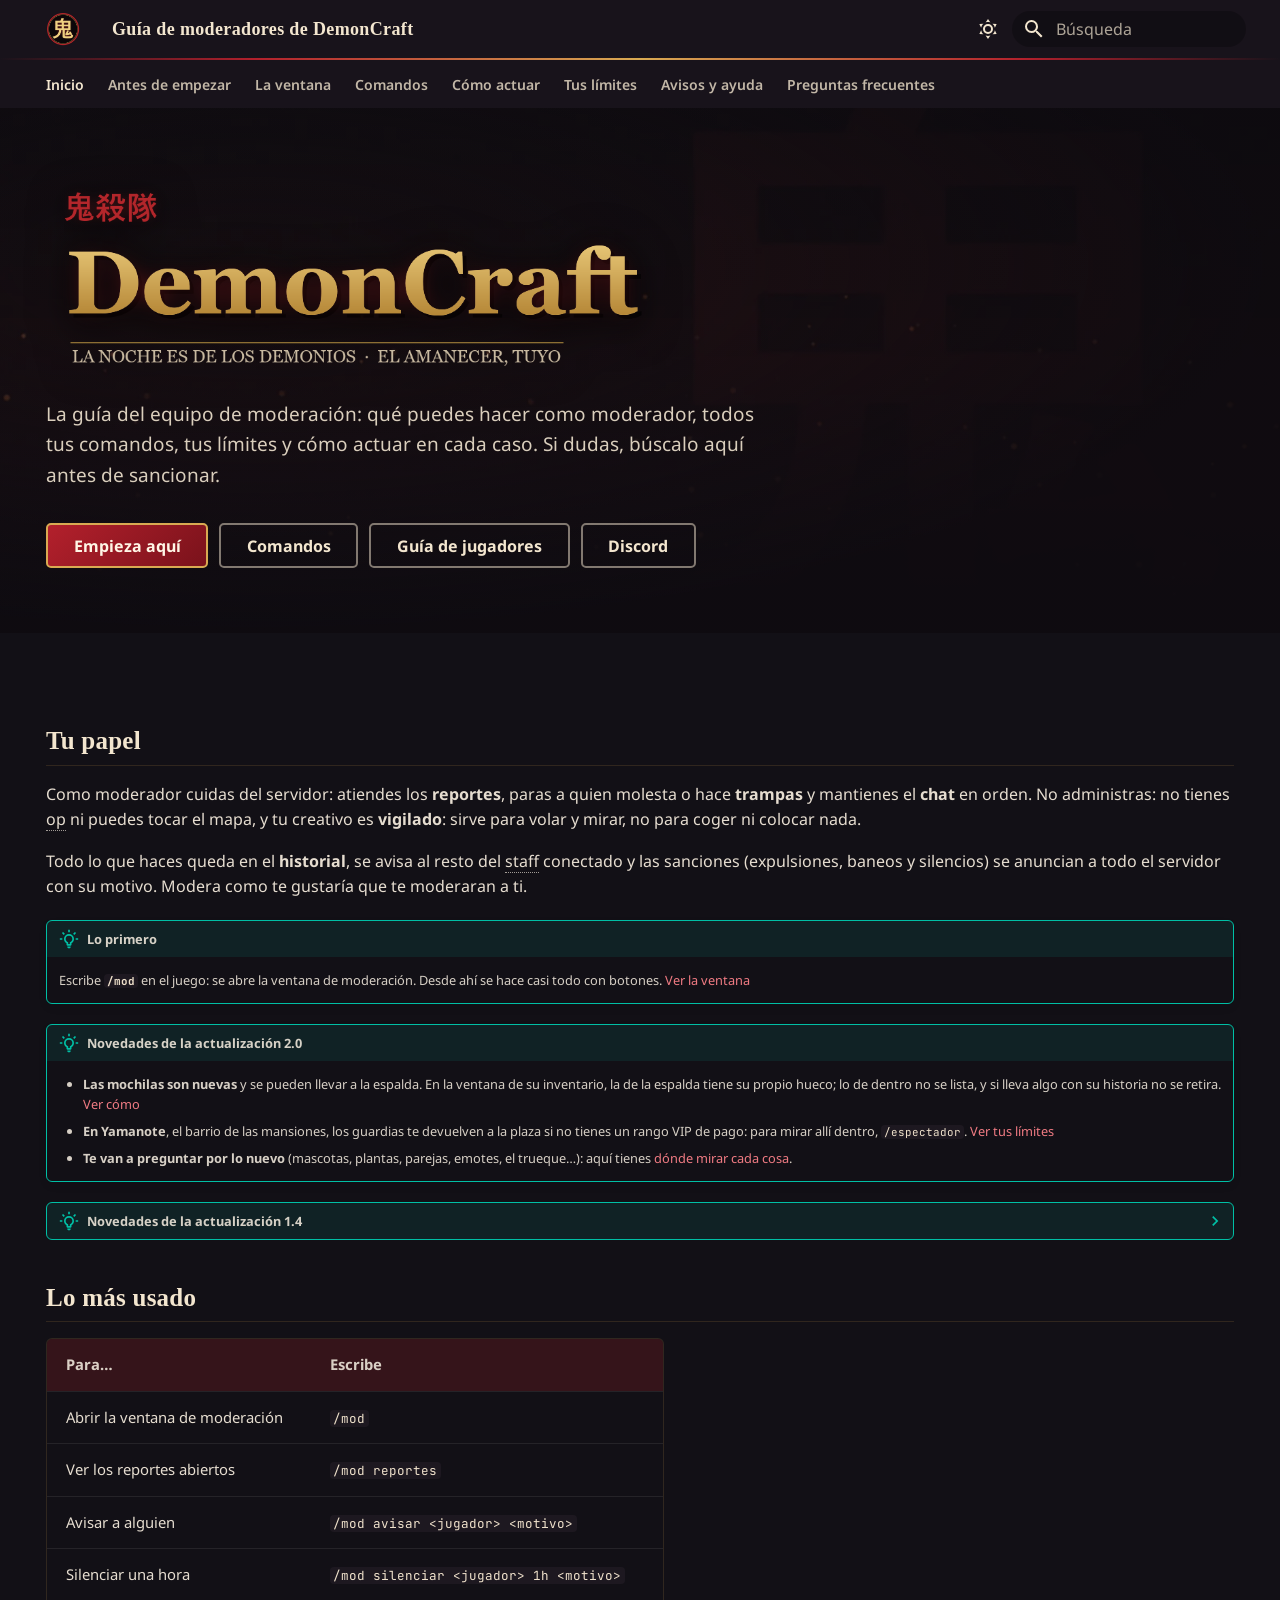
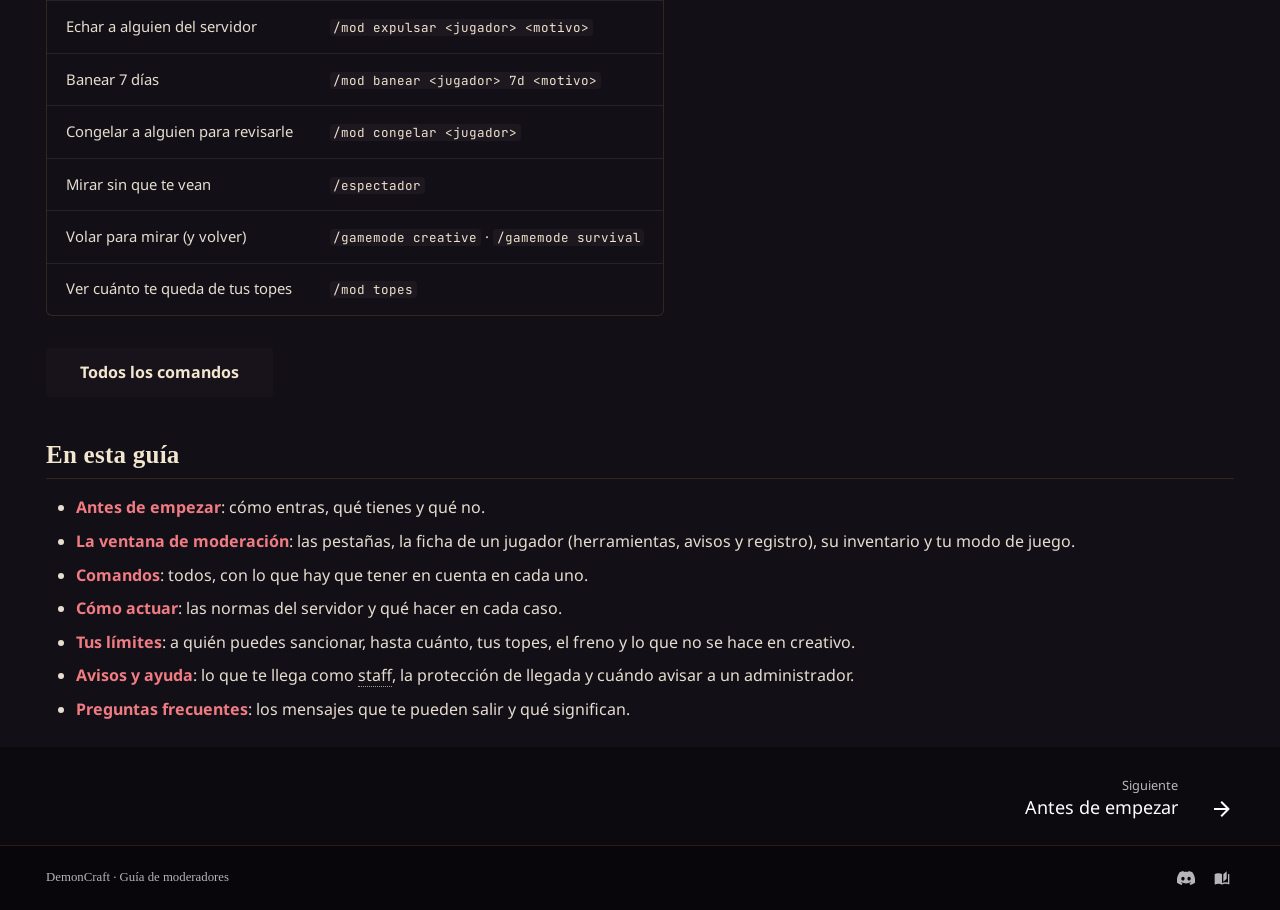
<file: index.html>
<!DOCTYPE html><html lang="es" class="no-js"><head>
    
      <meta charset="utf-8">
      <meta name="viewport" content="width=device-width,initial-scale=1">
      
        <meta name="description" content="La guía de moderadores de DemonCraft. Qué puede hacer un moderador, todos sus comandos, sus límites y cómo actuar en cada caso.">
      
      
        <meta name="author" content="DemonCraft">
      
      
        <link rel="canonical" href="https://slava1222.github.io/demoncraft-moderadores/">
      
      
      
        <link rel="next" href="empezar/">
      
      
        
      
      
      <link rel="icon" href="assets/img/marca/favicon.png">
      <meta name="generator" content="mkdocs-1.6.1, mkdocs-material-9.7.7">
    
    
      
        <title>Inicio - Guía de moderadores de DemonCraft</title>
      
    
    
      <link rel="stylesheet" href="assets/stylesheets/main.ec1eaa64.min.css">
      
        
        <link rel="stylesheet" href="assets/stylesheets/palette.ab4e12ef.min.css">
      
      
  
  
    
      
      
    
  
    
      
      
    
  
    
      
      
    
  
    
      
      
    
  
    
      
      
    
  
    
      
      
    
  
    
      
      
    
  
  
  <style>:root{--md-admonition-icon--note:url('data:image/svg+xml;charset=utf-8,%3Csvg%20xmlns%3D%22http%3A//www.w3.org/2000/svg%22%20viewBox%3D%220%200%2024%2024%22%3E%3Cpath%20d%3D%22M17%204v6l-2-2-2%202V4H9v16h10V4zM3%207V5h2V4a2%202%200%200%201%202-2h12c1.05%200%202%20.95%202%202v16c0%201.05-.95%202-2%202H7c-1.05%200-2-.95-2-2v-1H3v-2h2v-4H3v-2h2V7zm2-2v2h2V5zm0%2014h2v-2H5zm0-6h2v-2H5z%22/%3E%3C/svg%3E');--md-admonition-icon--tip:url('data:image/svg+xml;charset=utf-8,%3Csvg%20xmlns%3D%22http%3A//www.w3.org/2000/svg%22%20viewBox%3D%220%200%2024%2024%22%3E%3Cpath%20d%3D%22M20%2011h3v2h-3zM1%2011h3v2H1zM13%201v3h-2V1zM4.92%203.5l2.13%202.14-1.42%201.41L3.5%204.93zm12.03%202.13%202.12-2.13%201.43%201.43-2.13%202.12zM12%206a6%206%200%200%201%206%206c0%202.22-1.21%204.16-3%205.2V19a1%201%200%200%201-1%201h-4a1%201%200%200%201-1-1v-1.8c-1.79-1.04-3-2.98-3-5.2a6%206%200%200%201%206-6m2%2015v1a1%201%200%200%201-1%201h-2a1%201%200%200%201-1-1v-1zm-3-3h2v-2.13c1.73-.44%203-2.01%203-3.87a4%204%200%200%200-4-4%204%204%200%200%200-4%204c0%201.86%201.27%203.43%203%203.87z%22/%3E%3C/svg%3E');--md-admonition-icon--warning:url('data:image/svg+xml;charset=utf-8,%3Csvg%20xmlns%3D%22http%3A//www.w3.org/2000/svg%22%20viewBox%3D%220%200%2024%2024%22%3E%3Cpath%20d%3D%22M12%202%201%2021h22M12%206l7.53%2013H4.47M11%2010v4h2v-4m-2%206v2h2v-2%22/%3E%3C/svg%3E');--md-admonition-icon--danger:url('data:image/svg+xml;charset=utf-8,%3Csvg%20xmlns%3D%22http%3A//www.w3.org/2000/svg%22%20viewBox%3D%220%200%2024%2024%22%3E%3Cpath%20d%3D%22M8%2015a2%202%200%200%201-2-2%202%202%200%200%201%202-2%202%202%200%200%201%202%202%202%202%200%200%201-2%202m2.5%202%201.5-3%201.5%203zm5.5-2a2%202%200%200%201-2-2%202%202%200%200%201%202-2%202%202%200%200%201%202%202%202%202%200%200%201-2%202m6-4A10%2010%200%200%200%2012%201%2010%2010%200%200%200%202%2011c0%202.8%201.2%205.3%203%207.1V22h14v-3.9c1.8-1.8%203-4.3%203-7.1m-5%209h-2v-2h-2v2h-2v-2H9v2H7v-2.8c-1.8-1.5-3-3.7-3-6.2a8%208%200%200%201%208-8%208%208%200%200%201%208%208c0%202.5-1.2%204.8-3%206.2z%22/%3E%3C/svg%3E');--md-admonition-icon--info:url('data:image/svg+xml;charset=utf-8,%3Csvg%20xmlns%3D%22http%3A//www.w3.org/2000/svg%22%20viewBox%3D%220%200%2024%2024%22%3E%3Cpath%20d%3D%22M11%209h2V7h-2m1%2013c-4.41%200-8-3.59-8-8s3.59-8%208-8%208%203.59%208%208-3.59%208-8%208m0-18A10%2010%200%200%200%202%2012a10%2010%200%200%200%2010%2010%2010%2010%200%200%200%2010-10A10%2010%200%200%200%2012%202m-1%2015h2v-6h-2z%22/%3E%3C/svg%3E');--md-admonition-icon--example:url('data:image/svg+xml;charset=utf-8,%3Csvg%20xmlns%3D%22http%3A//www.w3.org/2000/svg%22%20viewBox%3D%220%200%2024%2024%22%3E%3Cpath%20d%3D%22m6.2%202.44%2011.9%2011.9%202.12-2.12%201.41%201.41-2.47%202.47%203.18%203.18c.39.39.39%201.02%200%201.41l-.71.71a.996.996%200%200%201-1.41%200L17%2018.23l-2.44%202.47-1.41-1.41%202.12-2.12-11.9-11.9V2.44zM15.89%2010l4.74-4.74V2.44H17.8l-4.74%204.74zm-4.95%205-2.83-2.87-2.21%202.21-2.12-2.12-1.41%201.41%202.47%202.47-3.18%203.19a.996.996%200%200%200%200%201.41l.71.71c.39.39%201.02.39%201.41%200L7%2018.23l2.44%202.47%201.41-1.41-2.12-2.12z%22/%3E%3C/svg%3E');--md-admonition-icon--question:url('data:image/svg+xml;charset=utf-8,%3Csvg%20xmlns%3D%22http%3A//www.w3.org/2000/svg%22%20viewBox%3D%220%200%2024%2024%22%3E%3Cpath%20d%3D%22M11%2018h2v-2h-2zm1-16A10%2010%200%200%200%202%2012a10%2010%200%200%200%2010%2010%2010%2010%200%200%200%2010-10A10%2010%200%200%200%2012%202m0%2018c-4.41%200-8-3.59-8-8s3.59-8%208-8%208%203.59%208%208-3.59%208-8%208m0-14a4%204%200%200%200-4%204h2a2%202%200%200%201%202-2%202%202%200%200%201%202%202c0%202-3%201.75-3%205h2c0-2.25%203-2.5%203-5a4%204%200%200%200-4-4%22/%3E%3C/svg%3E');}</style>



    
    
      
    
    
      
        
        
        <link rel="preconnect" href="https://fonts.gstatic.com" crossorigin="">
        <link rel="stylesheet" href="https://fonts.googleapis.com/css?family=Noto+Sans:300,300i,400,400i,700,700i%7CJetBrains+Mono:400,400i,700,700i&amp;display=fallback">
        <style>:root{--md-text-font:"Noto Sans";--md-code-font:"JetBrains Mono"}</style>
      
    
    
      <link rel="stylesheet" href="assets/css/demoncraft.css">
    
    <script>__md_scope=new URL(".",location),__md_hash=e=>[...e].reduce(((e,_)=>(e<<5)-e+_.charCodeAt(0)),0),__md_get=(e,_=localStorage,t=__md_scope)=>JSON.parse(_.getItem(t.pathname+"."+e)),__md_set=(e,_,t=localStorage,a=__md_scope)=>{try{t.setItem(a.pathname+"."+e,JSON.stringify(_))}catch(e){}}</script>
    
      

    
    
  <link href="assets/stylesheets/glightbox.min.css" rel="stylesheet"><script src="assets/javascripts/glightbox.min.js"></script><style id="glightbox-style">
            html.glightbox-open { overflow: initial; height: 100%; }
            .gslide-title { margin-top: 0px; user-select: text; }
            .gslide-desc { color: #666; user-select: text; }
            .gslide-image img { background: white; }
            .gscrollbar-fixer { padding-right: 15px; }
            .gdesc-inner { font-size: 0.75rem; }
            body[data-md-color-scheme="slate"] .gdesc-inner { background: var(--md-default-bg-color); }
            body[data-md-color-scheme="slate"] .gslide-title { color: var(--md-default-fg-color); }
            body[data-md-color-scheme="slate"] .gslide-desc { color: var(--md-default-fg-color); }
        </style></head>
  
  
    
    
      
    
    
    
    
    <body dir="ltr" data-md-color-scheme="slate" data-md-color-primary="custom" data-md-color-accent="custom">
  
    
    <input class="md-toggle" data-md-toggle="drawer" type="checkbox" id="__drawer" autocomplete="off">
    <input class="md-toggle" data-md-toggle="search" type="checkbox" id="__search" autocomplete="off">
    <label class="md-overlay" for="__drawer"></label>
    <div data-md-component="skip">
      
        
        <a href="#guia-de-moderadores" class="md-skip">
          Saltar a contenido
        </a>
      
    </div>
    <div data-md-component="announce">
      
    </div>
    
    
      

<header class="md-header" data-md-component="header">
  <nav class="md-header__inner md-grid" aria-label="Cabecera">
    <a href="." title="Guía de moderadores de DemonCraft" class="md-header__button md-logo" aria-label="Guía de moderadores de DemonCraft" data-md-component="logo">
      
  <img src="assets/img/marca/icono.png" alt="logo">

    </a>
    <label class="md-header__button md-icon" for="__drawer">
      
      <svg xmlns="http://www.w3.org/2000/svg" viewBox="0 0 24 24"><path d="M3 6h18v2H3zm0 5h18v2H3zm0 5h18v2H3z"></path></svg>
    </label>
    <div class="md-header__title" data-md-component="header-title">
      <div class="md-header__ellipsis">
        <div class="md-header__topic">
          <span class="md-ellipsis">
            Guía de moderadores de DemonCraft
          </span>
        </div>
        <div class="md-header__topic" data-md-component="header-topic">
          <span class="md-ellipsis">
            
              Inicio
            
          </span>
        </div>
      </div>
    </div>
    
      
        <form class="md-header__option" data-md-component="palette">
  
    
    
    
    <input class="md-option" data-md-color-media="" data-md-color-scheme="slate" data-md-color-primary="custom" data-md-color-accent="custom" aria-label="Cambiar a modo claro" type="radio" name="__palette" id="__palette_0">
    
      <label class="md-header__button md-icon" title="Cambiar a modo claro" for="__palette_1" hidden="">
        <svg xmlns="http://www.w3.org/2000/svg" viewBox="0 0 24 24"><path d="M12 7a5 5 0 0 1 5 5 5 5 0 0 1-5 5 5 5 0 0 1-5-5 5 5 0 0 1 5-5m0 2a3 3 0 0 0-3 3 3 3 0 0 0 3 3 3 3 0 0 0 3-3 3 3 0 0 0-3-3m0-7 2.39 3.42C13.65 5.15 12.84 5 12 5s-1.65.15-2.39.42zM3.34 7l4.16-.35A7.2 7.2 0 0 0 5.94 8.5c-.44.74-.69 1.5-.83 2.29zm.02 10 1.76-3.77a7.131 7.131 0 0 0 2.38 4.14zM20.65 7l-1.77 3.79a7.02 7.02 0 0 0-2.38-4.15zm-.01 10-4.14.36c.59-.51 1.12-1.14 1.54-1.86.42-.73.69-1.5.83-2.29zM12 22l-2.41-3.44c.74.27 1.55.44 2.41.44.82 0 1.63-.17 2.37-.44z"></path></svg>
      </label>
    
  
    
    
    
    <input class="md-option" data-md-color-media="" data-md-color-scheme="default" data-md-color-primary="custom" data-md-color-accent="custom" aria-label="Cambiar a modo oscuro" type="radio" name="__palette" id="__palette_1">
    
      <label class="md-header__button md-icon" title="Cambiar a modo oscuro" for="__palette_0" hidden="">
        <svg xmlns="http://www.w3.org/2000/svg" viewBox="0 0 24 24"><path d="m17.75 4.09-2.53 1.94.91 3.06-2.63-1.81-2.63 1.81.91-3.06-2.53-1.94L12.44 4l1.06-3 1.06 3zm3.5 6.91-1.64 1.25.59 1.98-1.7-1.17-1.7 1.17.59-1.98L15.75 11l2.06-.05L18.5 9l.69 1.95zm-2.28 4.95c.83-.08 1.72 1.1 1.19 1.85-.32.45-.66.87-1.08 1.27C15.17 23 8.84 23 4.94 19.07c-3.91-3.9-3.91-10.24 0-14.14.4-.4.82-.76 1.27-1.08.75-.53 1.93.36 1.85 1.19-.27 2.86.69 5.83 2.89 8.02a9.96 9.96 0 0 0 8.02 2.89m-1.64 2.02a12.08 12.08 0 0 1-7.8-3.47c-2.17-2.19-3.33-5-3.49-7.82-2.81 3.14-2.7 7.96.31 10.98 3.02 3.01 7.84 3.12 10.98.31"></path></svg>
      </label>
    
  
</form>
      
    
    
      <script>var palette=__md_get("__palette");if(palette&&palette.color){if("(prefers-color-scheme)"===palette.color.media){var media=matchMedia("(prefers-color-scheme: light)"),input=document.querySelector(media.matches?"[data-md-color-media='(prefers-color-scheme: light)']":"[data-md-color-media='(prefers-color-scheme: dark)']");palette.color.media=input.getAttribute("data-md-color-media"),palette.color.scheme=input.getAttribute("data-md-color-scheme"),palette.color.primary=input.getAttribute("data-md-color-primary"),palette.color.accent=input.getAttribute("data-md-color-accent")}for(var[key,value]of Object.entries(palette.color))document.body.setAttribute("data-md-color-"+key,value)}</script>
    
    
    
      
      
        <label class="md-header__button md-icon" for="__search">
          
          <svg xmlns="http://www.w3.org/2000/svg" viewBox="0 0 24 24"><path d="M9.5 3A6.5 6.5 0 0 1 16 9.5c0 1.61-.59 3.09-1.56 4.23l.27.27h.79l5 5-1.5 1.5-5-5v-.79l-.27-.27A6.52 6.52 0 0 1 9.5 16 6.5 6.5 0 0 1 3 9.5 6.5 6.5 0 0 1 9.5 3m0 2C7 5 5 7 5 9.5S7 14 9.5 14 14 12 14 9.5 12 5 9.5 5"></path></svg>
        </label>
        <div class="md-search" data-md-component="search" role="dialog">
  <label class="md-search__overlay" for="__search"></label>
  <div class="md-search__inner" role="search">
    <form class="md-search__form" name="search">
      <input type="text" class="md-search__input" name="query" aria-label="Búsqueda" placeholder="Búsqueda" autocapitalize="off" autocorrect="off" autocomplete="off" spellcheck="false" data-md-component="search-query" required="">
      <label class="md-search__icon md-icon" for="__search">
        
        <svg xmlns="http://www.w3.org/2000/svg" viewBox="0 0 24 24"><path d="M9.5 3A6.5 6.5 0 0 1 16 9.5c0 1.61-.59 3.09-1.56 4.23l.27.27h.79l5 5-1.5 1.5-5-5v-.79l-.27-.27A6.52 6.52 0 0 1 9.5 16 6.5 6.5 0 0 1 3 9.5 6.5 6.5 0 0 1 9.5 3m0 2C7 5 5 7 5 9.5S7 14 9.5 14 14 12 14 9.5 12 5 9.5 5"></path></svg>
        
        <svg xmlns="http://www.w3.org/2000/svg" viewBox="0 0 24 24"><path d="M20 11v2H8l5.5 5.5-1.42 1.42L4.16 12l7.92-7.92L13.5 5.5 8 11z"></path></svg>
      </label>
      <nav class="md-search__options" aria-label="Buscar">
        
          <a href="javascript:void(0)" class="md-search__icon md-icon" title="Compartir" aria-label="Compartir" data-clipboard="" data-clipboard-text="" data-md-component="search-share" tabindex="-1">
            
            <svg xmlns="http://www.w3.org/2000/svg" viewBox="0 0 24 24"><path d="M18 16.08c-.76 0-1.44.3-1.96.77L8.91 12.7c.05-.23.09-.46.09-.7s-.04-.47-.09-.7l7.05-4.11c.54.5 1.25.81 2.04.81a3 3 0 0 0 3-3 3 3 0 0 0-3-3 3 3 0 0 0-3 3c0 .24.04.47.09.7L8.04 9.81C7.5 9.31 6.79 9 6 9a3 3 0 0 0-3 3 3 3 0 0 0 3 3c.79 0 1.5-.31 2.04-.81l7.12 4.15c-.05.21-.08.43-.08.66 0 1.61 1.31 2.91 2.92 2.91s2.92-1.3 2.92-2.91A2.92 2.92 0 0 0 18 16.08"></path></svg>
          </a>
        
        <button type="reset" class="md-search__icon md-icon" title="Limpiar" aria-label="Limpiar" tabindex="-1">
          
          <svg xmlns="http://www.w3.org/2000/svg" viewBox="0 0 24 24"><path d="M19 6.41 17.59 5 12 10.59 6.41 5 5 6.41 10.59 12 5 17.59 6.41 19 12 13.41 17.59 19 19 17.59 13.41 12z"></path></svg>
        </button>
      </nav>
      
        <div class="md-search__suggest" data-md-component="search-suggest"></div>
      
    </form>
    <div class="md-search__output">
      <div class="md-search__scrollwrap" tabindex="0" data-md-scrollfix="">
        <div class="md-search-result" data-md-component="search-result">
          <div class="md-search-result__meta">
            Inicializando búsqueda
          </div>
          <ol class="md-search-result__list" role="presentation"></ol>
        </div>
      </div>
    </div>
  </div>
</div>
      
    
    
  </nav>
  
</header>
    
    <div class="md-container" data-md-component="container">
      
      
  
        
          
            
<nav class="md-tabs" aria-label="Pestañas" data-md-component="tabs">
  <div class="md-grid">
    <ul class="md-tabs__list">
      
        
  
  
  
    
  
  
    <li class="md-tabs__item md-tabs__item--active">
      <a href="." class="md-tabs__link">
        
  
  
    
  
  Inicio

      </a>
    </li>
  

      
        
  
  
  
  
    <li class="md-tabs__item">
      <a href="empezar/" class="md-tabs__link">
        
  
  
    
  
  Antes de empezar

      </a>
    </li>
  

      
        
  
  
  
  
    <li class="md-tabs__item">
      <a href="ventana/" class="md-tabs__link">
        
  
  
    
  
  La ventana

      </a>
    </li>
  

      
        
  
  
  
  
    <li class="md-tabs__item">
      <a href="comandos/" class="md-tabs__link">
        
  
  
    
  
  Comandos

      </a>
    </li>
  

      
        
  
  
  
  
    <li class="md-tabs__item">
      <a href="actuar/" class="md-tabs__link">
        
  
  
    
  
  Cómo actuar

      </a>
    </li>
  

      
        
  
  
  
  
    <li class="md-tabs__item">
      <a href="limites/" class="md-tabs__link">
        
  
  
    
  
  Tus límites

      </a>
    </li>
  

      
        
  
  
  
  
    <li class="md-tabs__item">
      <a href="avisos/" class="md-tabs__link">
        
  
  
    
  
  Avisos y ayuda

      </a>
    </li>
  

      
        
  
  
  
  
    <li class="md-tabs__item">
      <a href="faq/" class="md-tabs__link">
        
  
  
    
  
  Preguntas frecuentes

      </a>
    </li>
  

      
    </ul>
  </div>
</nav>
          
        
      
  <section class="dc-hero">
    <div class="dc-hero__fondo" style="background-image: url('assets/img/portada.webp')"></div>
    <div class="md-grid dc-hero__contenido">
      <img class="dc-hero__logo" src="assets/img/marca/logo.png" alt="DemonCraft" width="908" height="277">
      <p class="dc-hero__texto">
        La guía del equipo de moderación: qué puedes hacer como moderador, todos tus comandos, tus límites y cómo
        actuar en cada caso. Si dudas, búscalo aquí antes de sancionar.
      </p>
      <a href="empezar/" class="md-button md-button--primary">Empieza aquí</a>
      <a href="comandos/" class="md-button">Comandos</a>
      <a href="https://slava1222.github.io/demoncraft-guia/" class="md-button">Guía de jugadores</a>
      <a href="https://discord.gg/mdwAvAMBvr" class="md-button">Discord</a>
    </div>
  </section>

      <main class="md-main" data-md-component="main">
        <div class="md-main__inner md-grid">
          
            
              
                
              
              <div class="md-sidebar md-sidebar--primary" data-md-component="sidebar" data-md-type="navigation" hidden="">
                <div class="md-sidebar__scrollwrap">
                  <div class="md-sidebar__inner">
                    


  


<nav class="md-nav md-nav--primary md-nav--lifted" aria-label="Navegación" data-md-level="0">
  <label class="md-nav__title" for="__drawer">
    <a href="." title="Guía de moderadores de DemonCraft" class="md-nav__button md-logo" aria-label="Guía de moderadores de DemonCraft" data-md-component="logo">
      
  <img src="assets/img/marca/icono.png" alt="logo">

    </a>
    Guía de moderadores de DemonCraft
  </label>
  
  <ul class="md-nav__list" data-md-scrollfix="">
    
      
      
  
  
    
  
  
  
    <li class="md-nav__item md-nav__item--active">
      
      <input class="md-nav__toggle md-toggle" type="checkbox" id="__toc">
      
      
        
      
      
        <label class="md-nav__link md-nav__link--active" for="__toc">
          
  
  
  <span class="md-ellipsis">
    
  
    Inicio
  

    
  </span>
  
  

          <span class="md-nav__icon md-icon"></span>
        </label>
      
      <a href="." class="md-nav__link md-nav__link--active">
        
  
  
  <span class="md-ellipsis">
    
  
    Inicio
  

    
  </span>
  
  

      </a>
      
        

<nav class="md-nav md-nav--secondary" aria-label="Tabla de contenidos">
  
  
  
    
  
  
    <label class="md-nav__title" for="__toc">
      <span class="md-nav__icon md-icon"></span>
      Tabla de contenidos
    </label>
    <ul class="md-nav__list" data-md-component="toc" data-md-scrollfix="">
      
        <li class="md-nav__item">
  <a href="#tu-papel" class="md-nav__link">
    <span class="md-ellipsis">
      
        Tu papel
      
    </span>
  </a>
  
</li>
      
        <li class="md-nav__item">
  <a href="#lo-mas-usado" class="md-nav__link">
    <span class="md-ellipsis">
      
        Lo más usado
      
    </span>
  </a>
  
</li>
      
        <li class="md-nav__item">
  <a href="#en-esta-guia" class="md-nav__link">
    <span class="md-ellipsis">
      
        En esta guía
      
    </span>
  </a>
  
</li>
      
    </ul>
  
</nav>
      
    </li>
  

    
      
      
  
  
  
  
    <li class="md-nav__item">
      <a href="empezar/" class="md-nav__link">
        
  
  
  <span class="md-ellipsis">
    
  
    Antes de empezar
  

    
  </span>
  
  

      </a>
    </li>
  

    
      
      
  
  
  
  
    <li class="md-nav__item">
      <a href="ventana/" class="md-nav__link">
        
  
  
  <span class="md-ellipsis">
    
  
    La ventana
  

    
  </span>
  
  

      </a>
    </li>
  

    
      
      
  
  
  
  
    <li class="md-nav__item">
      <a href="comandos/" class="md-nav__link">
        
  
  
  <span class="md-ellipsis">
    
  
    Comandos
  

    
  </span>
  
  

      </a>
    </li>
  

    
      
      
  
  
  
  
    <li class="md-nav__item">
      <a href="actuar/" class="md-nav__link">
        
  
  
  <span class="md-ellipsis">
    
  
    Cómo actuar
  

    
  </span>
  
  

      </a>
    </li>
  

    
      
      
  
  
  
  
    <li class="md-nav__item">
      <a href="limites/" class="md-nav__link">
        
  
  
  <span class="md-ellipsis">
    
  
    Tus límites
  

    
  </span>
  
  

      </a>
    </li>
  

    
      
      
  
  
  
  
    <li class="md-nav__item">
      <a href="avisos/" class="md-nav__link">
        
  
  
  <span class="md-ellipsis">
    
  
    Avisos y ayuda
  

    
  </span>
  
  

      </a>
    </li>
  

    
      
      
  
  
  
  
    <li class="md-nav__item">
      <a href="faq/" class="md-nav__link">
        
  
  
  <span class="md-ellipsis">
    
  
    Preguntas frecuentes
  

    
  </span>
  
  

      </a>
    </li>
  

    
  </ul>
</nav>
                  </div>
                </div>
              </div>
            
            
              
                
              
              <div class="md-sidebar md-sidebar--secondary" data-md-component="sidebar" data-md-type="toc" hidden="">
                <div class="md-sidebar__scrollwrap">
                  <div class="md-sidebar__inner">
                    

<nav class="md-nav md-nav--secondary" aria-label="Tabla de contenidos">
  
  
  
    
  
  
    <label class="md-nav__title" for="__toc">
      <span class="md-nav__icon md-icon"></span>
      Tabla de contenidos
    </label>
    <ul class="md-nav__list" data-md-component="toc" data-md-scrollfix="">
      
        <li class="md-nav__item">
  <a href="#tu-papel" class="md-nav__link">
    <span class="md-ellipsis">
      
        Tu papel
      
    </span>
  </a>
  
</li>
      
        <li class="md-nav__item">
  <a href="#lo-mas-usado" class="md-nav__link">
    <span class="md-ellipsis">
      
        Lo más usado
      
    </span>
  </a>
  
</li>
      
        <li class="md-nav__item">
  <a href="#en-esta-guia" class="md-nav__link">
    <span class="md-ellipsis">
      
        En esta guía
      
    </span>
  </a>
  
</li>
      
    </ul>
  
</nav>
                  </div>
                </div>
              </div>
            
          
          
            <div class="md-content" data-md-component="content">
              
              <article class="md-content__inner md-typeset">
                
  <div class="dc-portada">
    
                  
  




<h1 id="guia-de-moderadores">Guía de moderadores<a class="headerlink" href="#guia-de-moderadores" title="Permanent link">#</a></h1>
<h2 id="tu-papel">Tu papel<a class="headerlink" href="#tu-papel" title="Permanent link">#</a></h2>
<p>Como moderador cuidas del servidor: atiendes los <strong>reportes</strong>, paras a quien molesta o hace <strong>trampas</strong> y mantienes el
<strong>chat</strong> en orden. No administras: no tienes <abbr title="Operador: los permisos de administración de Minecraft. Los moderadores no los tienen">op</abbr> ni puedes tocar el mapa, y tu creativo es <strong>vigilado</strong>: sirve para volar y
mirar, no para coger ni colocar nada.</p>
<p>Todo lo que haces queda en el <strong>historial</strong>, se avisa al resto del <abbr title="El equipo del servidor: moderadores, administradores y el dueño">staff</abbr> conectado y las sanciones (expulsiones, baneos y
silencios) se anuncian a todo el servidor con su motivo. Modera como te gustaría que te moderaran a ti.</p>
<div class="admonition tip">
<p class="admonition-title">Lo primero</p>
<p>Escribe <strong><code>/mod</code></strong> en el juego: se abre la ventana de moderación. Desde ahí se hace casi todo con botones.
<a href="ventana/">Ver la ventana</a></p>
</div>
<div class="admonition tip">
<p class="admonition-title">Novedades de la actualización 2.0</p>
<ul>
<li><strong>Las mochilas son nuevas</strong> y se pueden llevar a la espalda. En la ventana de su inventario, la de la espalda tiene su
  propio hueco; lo de dentro no se lista, y si lleva algo con su historia no se retira. <a href="ventana/#la-mochila">Ver cómo</a></li>
<li><strong>En Yamanote</strong>, el barrio de las mansiones, los guardias te devuelven a la plaza si no tienes un rango VIP de pago: para mirar
  allí dentro, <code>/espectador</code>. <a href="limites/#en-creativo">Ver tus límites</a></li>
<li><strong>Te van a preguntar por lo nuevo</strong> (mascotas, plantas, parejas, emotes, el trueque…): aquí tienes
  <a href="faq/#lo-nuevo-de-la-20-donde-mirar">dónde mirar cada cosa</a>.</li>
</ul>
</div>
<details class="tip">
<summary>Novedades de la actualización 1.4</summary>
<ul>
<li><strong>Creativo y espectador</strong> para ti: <code>/gamemode creative</code>, <code>spectator</code> o <code>survival</code>, o los botones de la ventana. En
  creativo vuelas y nadie te hace daño, pero no coges ni colocas nada, y tu inventario te espera guardado.
  <a href="comandos/#tu-modo-de-juego">Ver cómo</a> · <a href="limites/#en-creativo">Sus límites</a></li>
<li><strong>La ficha de un jugador</strong> tiene tres pestañas: Herramientas, <strong>Avisos</strong> (cada aviso entero: quién, cuándo y por qué) y
  <strong>Registro</strong> (todo lo que dice de él el historial). Ya no se corta ningún texto. <a href="ventana/#jugadores">Ver la ficha</a></li>
<li><strong>La protección de llegada</strong>, como mucho una vez cada 15 minutos por jugador: quien sale y vuelve antes entra sin ella.
  <a href="avisos/#la-proteccion-de-llegada">Ver por qué</a></li>
</ul>
</details>
<h2 id="lo-mas-usado">Lo más usado<a class="headerlink" href="#lo-mas-usado" title="Permanent link">#</a></h2>
<table>
<thead>
<tr>
<th>Para…</th>
<th>Escribe</th>
</tr>
</thead>
<tbody>
<tr>
<td>Abrir la ventana de moderación</td>
<td><code>/mod</code></td>
</tr>
<tr>
<td>Ver los reportes abiertos</td>
<td><code>/mod reportes</code></td>
</tr>
<tr>
<td>Avisar a alguien</td>
<td><code>/mod avisar &lt;jugador&gt; &lt;motivo&gt;</code></td>
</tr>
<tr>
<td>Silenciar una hora</td>
<td><code>/mod silenciar &lt;jugador&gt; 1h &lt;motivo&gt;</code></td>
</tr>
<tr>
<td>Echar a alguien del servidor</td>
<td><code>/mod expulsar &lt;jugador&gt; &lt;motivo&gt;</code></td>
</tr>
<tr>
<td>Banear 7 días</td>
<td><code>/mod banear &lt;jugador&gt; 7d &lt;motivo&gt;</code></td>
</tr>
<tr>
<td>Congelar a alguien para revisarle</td>
<td><code>/mod congelar &lt;jugador&gt;</code></td>
</tr>
<tr>
<td>Mirar sin que te vean</td>
<td><code>/espectador</code></td>
</tr>
<tr>
<td>Volar para mirar (y volver)</td>
<td><code>/gamemode creative</code> · <code>/gamemode survival</code></td>
</tr>
<tr>
<td>Ver cuánto te queda de tus topes</td>
<td><code>/mod topes</code></td>
</tr>
</tbody>
</table>
<p><a class="md-button md-button--primary" href="comandos/">Todos los comandos</a></p>
<h2 id="en-esta-guia">En esta guía<a class="headerlink" href="#en-esta-guia" title="Permanent link">#</a></h2>
<ul>
<li><strong><a href="empezar/">Antes de empezar</a></strong>: cómo entras, qué tienes y qué no.</li>
<li><strong><a href="ventana/">La ventana de moderación</a></strong>: las pestañas, la ficha de un jugador (herramientas, avisos y registro), su
  inventario y tu modo de juego.</li>
<li><strong><a href="comandos/">Comandos</a></strong>: todos, con lo que hay que tener en cuenta en cada uno.</li>
<li><strong><a href="actuar/">Cómo actuar</a></strong>: las normas del servidor y qué hacer en cada caso.</li>
<li><strong><a href="limites/">Tus límites</a></strong>: a quién puedes sancionar, hasta cuánto, tus topes, el freno y lo que no se hace en creativo.</li>
<li><strong><a href="avisos/">Avisos y ayuda</a></strong>: lo que te llega como <abbr title="El equipo del servidor: moderadores, administradores y el dueño">staff</abbr>, la protección de llegada y cuándo avisar a un administrador.</li>
<li><strong><a href="faq/">Preguntas frecuentes</a></strong>: los mensajes que te pueden salir y qué significan.</li>
</ul>







  
  




  



                
  </div>

              </article>
            </div>
          
          
  <script>var tabs=__md_get("__tabs");if(Array.isArray(tabs))e:for(var set of document.querySelectorAll(".tabbed-set")){var labels=set.querySelector(".tabbed-labels");for(var tab of tabs)for(var label of labels.getElementsByTagName("label"))if(label.innerText.trim()===tab){var input=document.getElementById(label.htmlFor);input.checked=!0;continue e}}</script>

<script>var target=document.getElementById(location.hash.slice(1));target&&target.name&&(target.checked=target.name.startsWith("__tabbed_"))</script>
        </div>
        
          <button type="button" class="md-top md-icon" data-md-component="top" hidden="">
  
  <svg xmlns="http://www.w3.org/2000/svg" viewBox="0 0 24 24"><path d="M13 20h-2V8l-5.5 5.5-1.42-1.42L12 4.16l7.92 7.92-1.42 1.42L13 8z"></path></svg>
  Volver al principio
</button>
        
      </main>
      
        <footer class="md-footer">
  
    
      
        
      
      <nav class="md-footer__inner md-grid" aria-label="Pie">
        
        
          
          <a href="empezar/" class="md-footer__link md-footer__link--next" aria-label="Siguiente: Antes de empezar">
            <div class="md-footer__title">
              <span class="md-footer__direction">
                Siguiente
              </span>
              <div class="md-ellipsis">
                Antes de empezar
              </div>
            </div>
            <div class="md-footer__button md-icon">
              
              <svg xmlns="http://www.w3.org/2000/svg" viewBox="0 0 24 24"><path d="M4 11v2h12l-5.5 5.5 1.42 1.42L19.84 12l-7.92-7.92L10.5 5.5 16 11z"></path></svg>
            </div>
          </a>
        
      </nav>
    
  
  <div class="md-footer-meta md-typeset">
    <div class="md-footer-meta__inner md-grid">
      <div class="md-copyright">
  
    <div class="md-copyright__highlight">
      DemonCraft · Guía de moderadores
    </div>
  
  
</div>
      
        
<div class="md-social">
  
    
    
    
    
    <a href="https://discord.gg/mdwAvAMBvr" target="_blank" rel="noopener" title="Discord de DemonCraft" class="md-social__link">
      <svg xmlns="http://www.w3.org/2000/svg" viewBox="0 0 576 512"><!--! Font Awesome Free 7.1.0 by @fontawesome - https://fontawesome.com License - https://fontawesome.com/license/free (Icons: CC BY 4.0, Fonts: SIL OFL 1.1, Code: MIT License) Copyright 2025 Fonticons, Inc.--><path d="M492.5 69.8c-.2-.3-.4-.6-.8-.7-38.1-17.5-78.4-30-119.7-37.1-.4-.1-.8 0-1.1.1s-.6.4-.8.8c-5.5 9.9-10.5 20.2-14.9 30.6-44.6-6.8-89.9-6.8-134.4 0-4.5-10.5-9.5-20.7-15.1-30.6-.2-.3-.5-.6-.8-.8s-.7-.2-1.1-.2C162.5 39 122.2 51.5 84.1 69c-.3.1-.6.4-.8.7C7.1 183.5-13.8 294.6-3.6 404.2c0 .3.1.5.2.8s.3.4.5.6c44.4 32.9 94 58 146.8 74.2.4.1.8.1 1.1 0s.7-.4.9-.7c11.3-15.4 21.4-31.8 30-48.8.1-.2.2-.5.2-.8s0-.5-.1-.8-.2-.5-.4-.6-.4-.3-.7-.4c-15.8-6.1-31.2-13.4-45.9-21.9-.3-.2-.5-.4-.7-.6s-.3-.6-.3-.9 0-.6.2-.9.3-.5.6-.7c3.1-2.3 6.2-4.7 9.1-7.1.3-.2.6-.4.9-.4s.7 0 1 .1c96.2 43.9 200.4 43.9 295.5 0 .3-.1.7-.2 1-.2s.7.2.9.4c2.9 2.4 6 4.9 9.1 7.2.2.2.4.4.6.7s.2.6.2.9-.1.6-.3.9-.4.5-.6.6c-14.7 8.6-30 15.9-45.9 21.8-.2.1-.5.2-.7.4s-.3.4-.4.7-.1.5-.1.8.1.5.2.8c8.8 17 18.8 33.3 30 48.8.2.3.6.6.9.7s.8.1 1.1 0c52.9-16.2 102.6-41.3 147.1-74.2.2-.2.4-.4.5-.6s.2-.5.2-.8c12.3-126.8-20.5-236.9-86.9-334.5zm-302 267.7c-29 0-52.8-26.6-52.8-59.2s23.4-59.2 52.8-59.2c29.7 0 53.3 26.8 52.8 59.2 0 32.7-23.4 59.2-52.8 59.2m195.4 0c-29 0-52.8-26.6-52.8-59.2s23.4-59.2 52.8-59.2c29.7 0 53.3 26.8 52.8 59.2 0 32.7-23.2 59.2-52.8 59.2"></path></svg>
    </a>
  
    
    
    
    
    <a href="https://slava1222.github.io/demoncraft-guia/" target="_blank" rel="noopener" title="Guía de jugadores" class="md-social__link">
      <svg xmlns="http://www.w3.org/2000/svg" viewBox="0 0 24 24"><path d="m19 2-5 4.5v11l5-4.5zM6.5 5C4.55 5 2.45 5.4 1 6.5v14.66c0 .25.25.5.5.5.1 0 .15-.07.25-.07 1.35-.65 3.3-1.09 4.75-1.09 1.95 0 4.05.4 5.5 1.5 1.35-.85 3.8-1.5 5.5-1.5 1.65 0 3.35.31 4.75 1.06.1.05.15.03.25.03.25 0 .5-.25.5-.5V6.5c-.6-.45-1.25-.75-2-1V19c-1.1-.35-2.3-.5-3.5-.5-1.7 0-4.15.65-5.5 1.5V6.5C10.55 5.4 8.45 5 6.5 5"></path></svg>
    </a>
  
</div>
      
    </div>
  </div>
</footer>
      
    </div>
    <div class="md-dialog" data-md-component="dialog">
      <div class="md-dialog__inner md-typeset"></div>
    </div>
    
      <div class="md-progress" data-md-component="progress" role="progressbar"></div>
    
    
    
      
      
      <script id="__config" type="application/json">{"annotate": null, "base": ".", "features": ["navigation.tabs", "navigation.sections", "navigation.indexes", "navigation.top", "navigation.footer", "navigation.instant", "navigation.instant.progress", "navigation.tracking", "search.suggest", "search.highlight", "search.share", "content.code.copy", "content.tabs.link", "content.tooltips", "toc.follow"], "search": "assets/javascripts/workers/search.2c215733.min.js", "tags": null, "translations": {"clipboard.copied": "Copiado al portapapeles", "clipboard.copy": "Copiar al portapapeles", "search.result.more.one": "1 m\u00e1s en esta p\u00e1gina", "search.result.more.other": "# m\u00e1s en esta p\u00e1gina", "search.result.none": "No se encontraron documentos", "search.result.one": "1 documento encontrado", "search.result.other": "# documentos encontrados", "search.result.placeholder": "Teclee para comenzar b\u00fasqueda", "search.result.term.missing": "Falta", "select.version": "Seleccionar versi\u00f3n"}, "version": null}</script>
    
    
      <script src="assets/javascripts/bundle.d7400e89.min.js"></script>
      
        <script src="assets/js/demoncraft.js"></script>
      
    
  
<script id="init-glightbox">const lightbox = GLightbox({"touchNavigation": true, "loop": false, "zoomable": true, "draggable": true, "openEffect": "zoom", "closeEffect": "zoom", "slideEffect": "slide"});
document$.subscribe(()=>{ lightbox.reload(); });
</script></body></html>
</file>
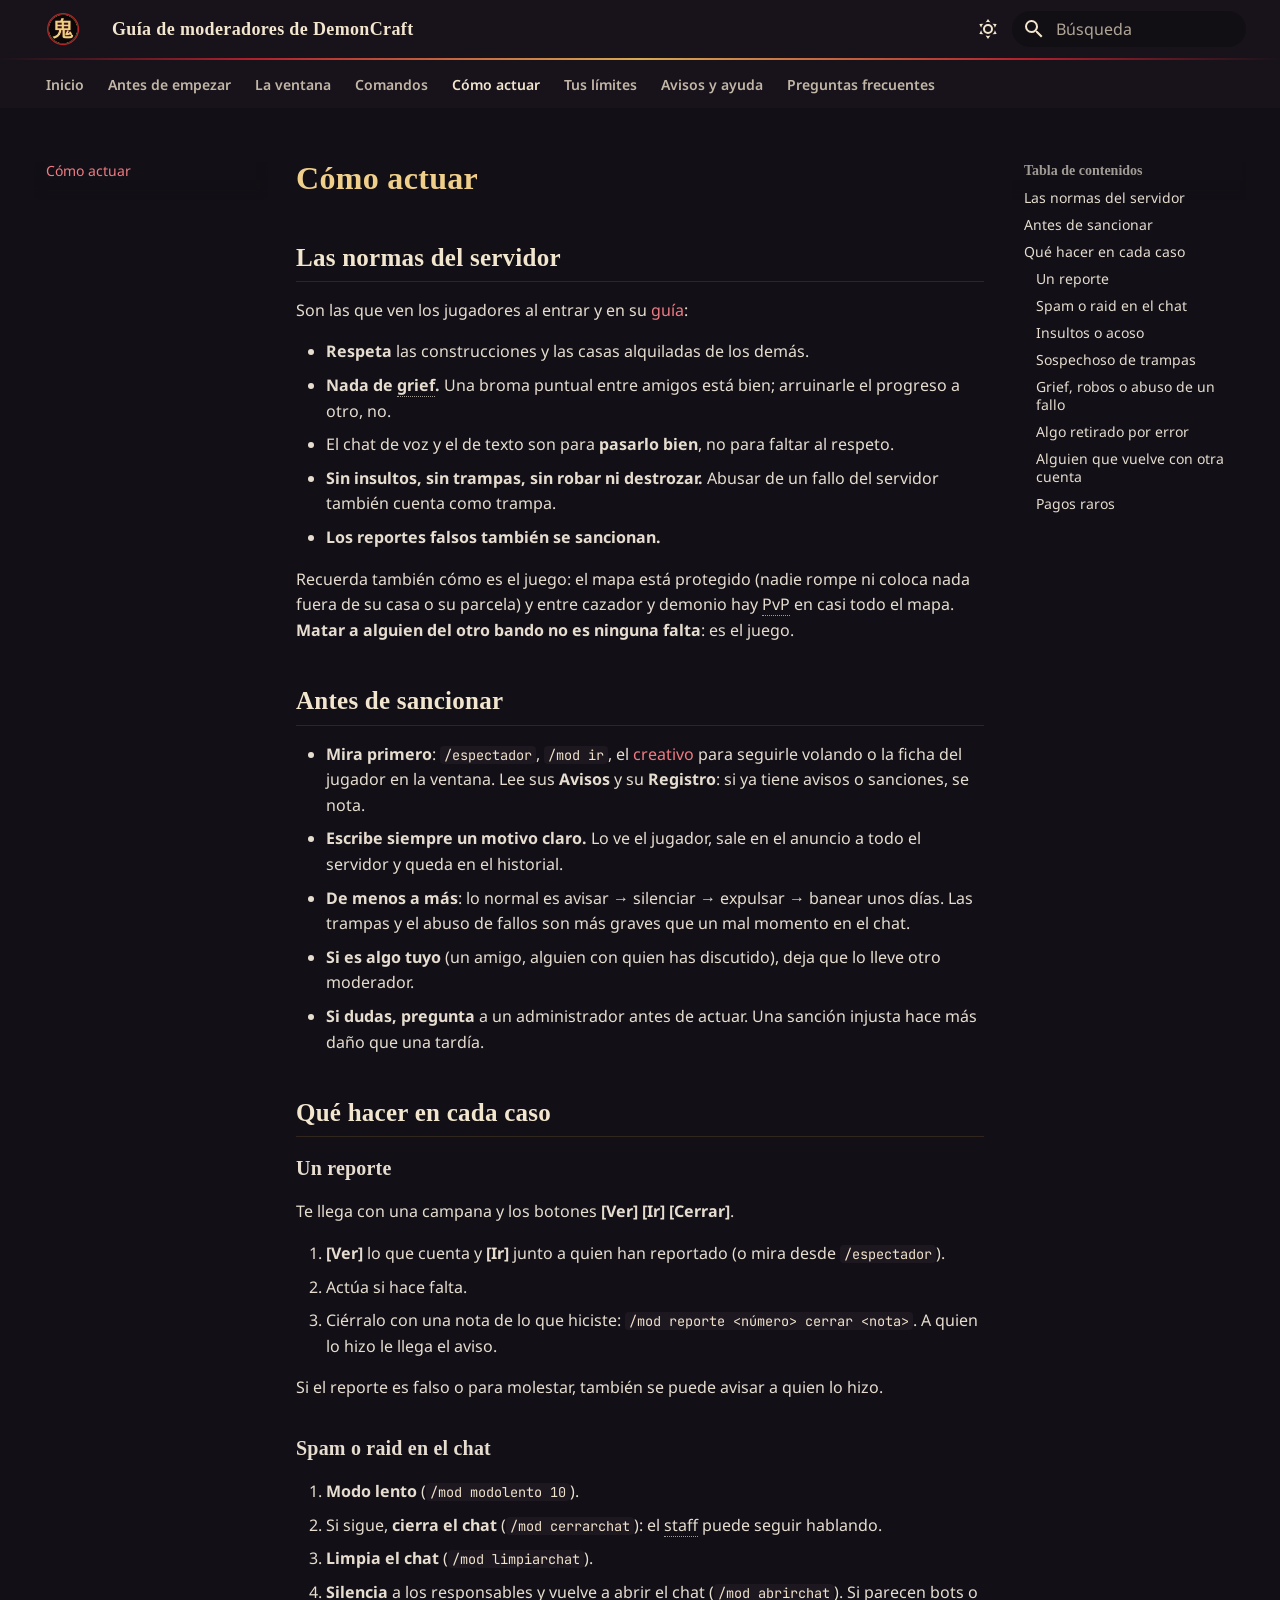
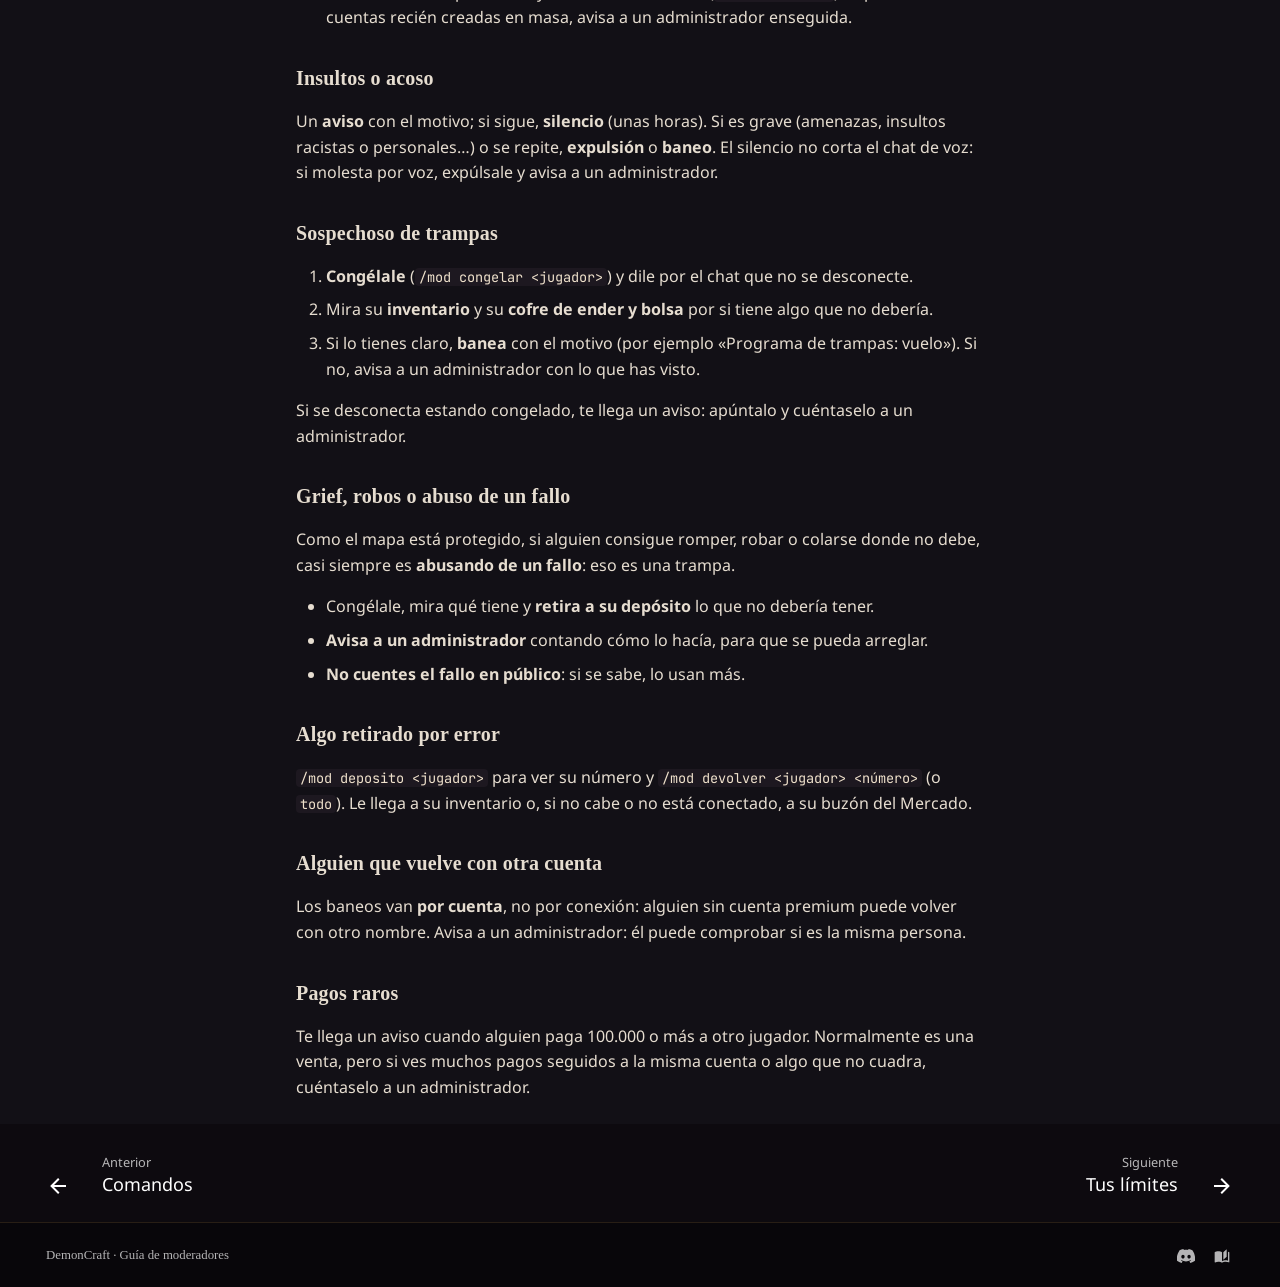
<file: actuar/index.html>
<!DOCTYPE html><html lang="es" class="no-js"><head>
    
      <meta charset="utf-8">
      <meta name="viewport" content="width=device-width,initial-scale=1">
      
        <meta name="description" content="Las normas de DemonCraft y qué hacer como moderador en cada caso - reportes, spam, insultos, trampas, objetos que no debería tener y más.">
      
      
        <meta name="author" content="DemonCraft">
      
      
        <link rel="canonical" href="https://slava1222.github.io/demoncraft-moderadores/actuar/">
      
      
        <link rel="prev" href="../comandos/">
      
      
        <link rel="next" href="../limites/">
      
      
        
      
      
      <link rel="icon" href="../assets/img/marca/favicon.png">
      <meta name="generator" content="mkdocs-1.6.1, mkdocs-material-9.7.7">
    
    
      
        <title>Cómo actuar - Guía de moderadores de DemonCraft</title>
      
    
    
      <link rel="stylesheet" href="../assets/stylesheets/main.ec1eaa64.min.css">
      
        
        <link rel="stylesheet" href="../assets/stylesheets/palette.ab4e12ef.min.css">
      
      
  
  
    
      
      
    
  
    
      
      
    
  
    
      
      
    
  
    
      
      
    
  
    
      
      
    
  
    
      
      
    
  
    
      
      
    
  
  
  <style>:root{--md-admonition-icon--note:url('data:image/svg+xml;charset=utf-8,%3Csvg%20xmlns%3D%22http%3A//www.w3.org/2000/svg%22%20viewBox%3D%220%200%2024%2024%22%3E%3Cpath%20d%3D%22M17%204v6l-2-2-2%202V4H9v16h10V4zM3%207V5h2V4a2%202%200%200%201%202-2h12c1.05%200%202%20.95%202%202v16c0%201.05-.95%202-2%202H7c-1.05%200-2-.95-2-2v-1H3v-2h2v-4H3v-2h2V7zm2-2v2h2V5zm0%2014h2v-2H5zm0-6h2v-2H5z%22/%3E%3C/svg%3E');--md-admonition-icon--tip:url('data:image/svg+xml;charset=utf-8,%3Csvg%20xmlns%3D%22http%3A//www.w3.org/2000/svg%22%20viewBox%3D%220%200%2024%2024%22%3E%3Cpath%20d%3D%22M20%2011h3v2h-3zM1%2011h3v2H1zM13%201v3h-2V1zM4.92%203.5l2.13%202.14-1.42%201.41L3.5%204.93zm12.03%202.13%202.12-2.13%201.43%201.43-2.13%202.12zM12%206a6%206%200%200%201%206%206c0%202.22-1.21%204.16-3%205.2V19a1%201%200%200%201-1%201h-4a1%201%200%200%201-1-1v-1.8c-1.79-1.04-3-2.98-3-5.2a6%206%200%200%201%206-6m2%2015v1a1%201%200%200%201-1%201h-2a1%201%200%200%201-1-1v-1zm-3-3h2v-2.13c1.73-.44%203-2.01%203-3.87a4%204%200%200%200-4-4%204%204%200%200%200-4%204c0%201.86%201.27%203.43%203%203.87z%22/%3E%3C/svg%3E');--md-admonition-icon--warning:url('data:image/svg+xml;charset=utf-8,%3Csvg%20xmlns%3D%22http%3A//www.w3.org/2000/svg%22%20viewBox%3D%220%200%2024%2024%22%3E%3Cpath%20d%3D%22M12%202%201%2021h22M12%206l7.53%2013H4.47M11%2010v4h2v-4m-2%206v2h2v-2%22/%3E%3C/svg%3E');--md-admonition-icon--danger:url('data:image/svg+xml;charset=utf-8,%3Csvg%20xmlns%3D%22http%3A//www.w3.org/2000/svg%22%20viewBox%3D%220%200%2024%2024%22%3E%3Cpath%20d%3D%22M8%2015a2%202%200%200%201-2-2%202%202%200%200%201%202-2%202%202%200%200%201%202%202%202%202%200%200%201-2%202m2.5%202%201.5-3%201.5%203zm5.5-2a2%202%200%200%201-2-2%202%202%200%200%201%202-2%202%202%200%200%201%202%202%202%202%200%200%201-2%202m6-4A10%2010%200%200%200%2012%201%2010%2010%200%200%200%202%2011c0%202.8%201.2%205.3%203%207.1V22h14v-3.9c1.8-1.8%203-4.3%203-7.1m-5%209h-2v-2h-2v2h-2v-2H9v2H7v-2.8c-1.8-1.5-3-3.7-3-6.2a8%208%200%200%201%208-8%208%208%200%200%201%208%208c0%202.5-1.2%204.8-3%206.2z%22/%3E%3C/svg%3E');--md-admonition-icon--info:url('data:image/svg+xml;charset=utf-8,%3Csvg%20xmlns%3D%22http%3A//www.w3.org/2000/svg%22%20viewBox%3D%220%200%2024%2024%22%3E%3Cpath%20d%3D%22M11%209h2V7h-2m1%2013c-4.41%200-8-3.59-8-8s3.59-8%208-8%208%203.59%208%208-3.59%208-8%208m0-18A10%2010%200%200%200%202%2012a10%2010%200%200%200%2010%2010%2010%2010%200%200%200%2010-10A10%2010%200%200%200%2012%202m-1%2015h2v-6h-2z%22/%3E%3C/svg%3E');--md-admonition-icon--example:url('data:image/svg+xml;charset=utf-8,%3Csvg%20xmlns%3D%22http%3A//www.w3.org/2000/svg%22%20viewBox%3D%220%200%2024%2024%22%3E%3Cpath%20d%3D%22m6.2%202.44%2011.9%2011.9%202.12-2.12%201.41%201.41-2.47%202.47%203.18%203.18c.39.39.39%201.02%200%201.41l-.71.71a.996.996%200%200%201-1.41%200L17%2018.23l-2.44%202.47-1.41-1.41%202.12-2.12-11.9-11.9V2.44zM15.89%2010l4.74-4.74V2.44H17.8l-4.74%204.74zm-4.95%205-2.83-2.87-2.21%202.21-2.12-2.12-1.41%201.41%202.47%202.47-3.18%203.19a.996.996%200%200%200%200%201.41l.71.71c.39.39%201.02.39%201.41%200L7%2018.23l2.44%202.47%201.41-1.41-2.12-2.12z%22/%3E%3C/svg%3E');--md-admonition-icon--question:url('data:image/svg+xml;charset=utf-8,%3Csvg%20xmlns%3D%22http%3A//www.w3.org/2000/svg%22%20viewBox%3D%220%200%2024%2024%22%3E%3Cpath%20d%3D%22M11%2018h2v-2h-2zm1-16A10%2010%200%200%200%202%2012a10%2010%200%200%200%2010%2010%2010%2010%200%200%200%2010-10A10%2010%200%200%200%2012%202m0%2018c-4.41%200-8-3.59-8-8s3.59-8%208-8%208%203.59%208%208-3.59%208-8%208m0-14a4%204%200%200%200-4%204h2a2%202%200%200%201%202-2%202%202%200%200%201%202%202c0%202-3%201.75-3%205h2c0-2.25%203-2.5%203-5a4%204%200%200%200-4-4%22/%3E%3C/svg%3E');}</style>



    
    
      
    
    
      
        
        
        <link rel="preconnect" href="https://fonts.gstatic.com" crossorigin="">
        <link rel="stylesheet" href="https://fonts.googleapis.com/css?family=Noto+Sans:300,300i,400,400i,700,700i%7CJetBrains+Mono:400,400i,700,700i&amp;display=fallback">
        <style>:root{--md-text-font:"Noto Sans";--md-code-font:"JetBrains Mono"}</style>
      
    
    
      <link rel="stylesheet" href="../assets/css/demoncraft.css">
    
    <script>__md_scope=new URL("..",location),__md_hash=e=>[...e].reduce(((e,_)=>(e<<5)-e+_.charCodeAt(0)),0),__md_get=(e,_=localStorage,t=__md_scope)=>JSON.parse(_.getItem(t.pathname+"."+e)),__md_set=(e,_,t=localStorage,a=__md_scope)=>{try{t.setItem(a.pathname+"."+e,JSON.stringify(_))}catch(e){}}</script>
    
      

    
    
  <link href="../assets/stylesheets/glightbox.min.css" rel="stylesheet"><script src="../assets/javascripts/glightbox.min.js"></script><style id="glightbox-style">
            html.glightbox-open { overflow: initial; height: 100%; }
            .gslide-title { margin-top: 0px; user-select: text; }
            .gslide-desc { color: #666; user-select: text; }
            .gslide-image img { background: white; }
            .gscrollbar-fixer { padding-right: 15px; }
            .gdesc-inner { font-size: 0.75rem; }
            body[data-md-color-scheme="slate"] .gdesc-inner { background: var(--md-default-bg-color); }
            body[data-md-color-scheme="slate"] .gslide-title { color: var(--md-default-fg-color); }
            body[data-md-color-scheme="slate"] .gslide-desc { color: var(--md-default-fg-color); }
        </style></head>
  
  
    
    
      
    
    
    
    
    <body dir="ltr" data-md-color-scheme="slate" data-md-color-primary="custom" data-md-color-accent="custom">
  
    
    <input class="md-toggle" data-md-toggle="drawer" type="checkbox" id="__drawer" autocomplete="off">
    <input class="md-toggle" data-md-toggle="search" type="checkbox" id="__search" autocomplete="off">
    <label class="md-overlay" for="__drawer"></label>
    <div data-md-component="skip">
      
        
        <a href="#como-actuar" class="md-skip">
          Saltar a contenido
        </a>
      
    </div>
    <div data-md-component="announce">
      
    </div>
    
    
      

<header class="md-header" data-md-component="header">
  <nav class="md-header__inner md-grid" aria-label="Cabecera">
    <a href=".." title="Guía de moderadores de DemonCraft" class="md-header__button md-logo" aria-label="Guía de moderadores de DemonCraft" data-md-component="logo">
      
  <img src="../assets/img/marca/icono.png" alt="logo">

    </a>
    <label class="md-header__button md-icon" for="__drawer">
      
      <svg xmlns="http://www.w3.org/2000/svg" viewBox="0 0 24 24"><path d="M3 6h18v2H3zm0 5h18v2H3zm0 5h18v2H3z"></path></svg>
    </label>
    <div class="md-header__title" data-md-component="header-title">
      <div class="md-header__ellipsis">
        <div class="md-header__topic">
          <span class="md-ellipsis">
            Guía de moderadores de DemonCraft
          </span>
        </div>
        <div class="md-header__topic" data-md-component="header-topic">
          <span class="md-ellipsis">
            
              Cómo actuar
            
          </span>
        </div>
      </div>
    </div>
    
      
        <form class="md-header__option" data-md-component="palette">
  
    
    
    
    <input class="md-option" data-md-color-media="" data-md-color-scheme="slate" data-md-color-primary="custom" data-md-color-accent="custom" aria-label="Cambiar a modo claro" type="radio" name="__palette" id="__palette_0">
    
      <label class="md-header__button md-icon" title="Cambiar a modo claro" for="__palette_1" hidden="">
        <svg xmlns="http://www.w3.org/2000/svg" viewBox="0 0 24 24"><path d="M12 7a5 5 0 0 1 5 5 5 5 0 0 1-5 5 5 5 0 0 1-5-5 5 5 0 0 1 5-5m0 2a3 3 0 0 0-3 3 3 3 0 0 0 3 3 3 3 0 0 0 3-3 3 3 0 0 0-3-3m0-7 2.39 3.42C13.65 5.15 12.84 5 12 5s-1.65.15-2.39.42zM3.34 7l4.16-.35A7.2 7.2 0 0 0 5.94 8.5c-.44.74-.69 1.5-.83 2.29zm.02 10 1.76-3.77a7.131 7.131 0 0 0 2.38 4.14zM20.65 7l-1.77 3.79a7.02 7.02 0 0 0-2.38-4.15zm-.01 10-4.14.36c.59-.51 1.12-1.14 1.54-1.86.42-.73.69-1.5.83-2.29zM12 22l-2.41-3.44c.74.27 1.55.44 2.41.44.82 0 1.63-.17 2.37-.44z"></path></svg>
      </label>
    
  
    
    
    
    <input class="md-option" data-md-color-media="" data-md-color-scheme="default" data-md-color-primary="custom" data-md-color-accent="custom" aria-label="Cambiar a modo oscuro" type="radio" name="__palette" id="__palette_1">
    
      <label class="md-header__button md-icon" title="Cambiar a modo oscuro" for="__palette_0" hidden="">
        <svg xmlns="http://www.w3.org/2000/svg" viewBox="0 0 24 24"><path d="m17.75 4.09-2.53 1.94.91 3.06-2.63-1.81-2.63 1.81.91-3.06-2.53-1.94L12.44 4l1.06-3 1.06 3zm3.5 6.91-1.64 1.25.59 1.98-1.7-1.17-1.7 1.17.59-1.98L15.75 11l2.06-.05L18.5 9l.69 1.95zm-2.28 4.95c.83-.08 1.72 1.1 1.19 1.85-.32.45-.66.87-1.08 1.27C15.17 23 8.84 23 4.94 19.07c-3.91-3.9-3.91-10.24 0-14.14.4-.4.82-.76 1.27-1.08.75-.53 1.93.36 1.85 1.19-.27 2.86.69 5.83 2.89 8.02a9.96 9.96 0 0 0 8.02 2.89m-1.64 2.02a12.08 12.08 0 0 1-7.8-3.47c-2.17-2.19-3.33-5-3.49-7.82-2.81 3.14-2.7 7.96.31 10.98 3.02 3.01 7.84 3.12 10.98.31"></path></svg>
      </label>
    
  
</form>
      
    
    
      <script>var palette=__md_get("__palette");if(palette&&palette.color){if("(prefers-color-scheme)"===palette.color.media){var media=matchMedia("(prefers-color-scheme: light)"),input=document.querySelector(media.matches?"[data-md-color-media='(prefers-color-scheme: light)']":"[data-md-color-media='(prefers-color-scheme: dark)']");palette.color.media=input.getAttribute("data-md-color-media"),palette.color.scheme=input.getAttribute("data-md-color-scheme"),palette.color.primary=input.getAttribute("data-md-color-primary"),palette.color.accent=input.getAttribute("data-md-color-accent")}for(var[key,value]of Object.entries(palette.color))document.body.setAttribute("data-md-color-"+key,value)}</script>
    
    
    
      
      
        <label class="md-header__button md-icon" for="__search">
          
          <svg xmlns="http://www.w3.org/2000/svg" viewBox="0 0 24 24"><path d="M9.5 3A6.5 6.5 0 0 1 16 9.5c0 1.61-.59 3.09-1.56 4.23l.27.27h.79l5 5-1.5 1.5-5-5v-.79l-.27-.27A6.52 6.52 0 0 1 9.5 16 6.5 6.5 0 0 1 3 9.5 6.5 6.5 0 0 1 9.5 3m0 2C7 5 5 7 5 9.5S7 14 9.5 14 14 12 14 9.5 12 5 9.5 5"></path></svg>
        </label>
        <div class="md-search" data-md-component="search" role="dialog">
  <label class="md-search__overlay" for="__search"></label>
  <div class="md-search__inner" role="search">
    <form class="md-search__form" name="search">
      <input type="text" class="md-search__input" name="query" aria-label="Búsqueda" placeholder="Búsqueda" autocapitalize="off" autocorrect="off" autocomplete="off" spellcheck="false" data-md-component="search-query" required="">
      <label class="md-search__icon md-icon" for="__search">
        
        <svg xmlns="http://www.w3.org/2000/svg" viewBox="0 0 24 24"><path d="M9.5 3A6.5 6.5 0 0 1 16 9.5c0 1.61-.59 3.09-1.56 4.23l.27.27h.79l5 5-1.5 1.5-5-5v-.79l-.27-.27A6.52 6.52 0 0 1 9.5 16 6.5 6.5 0 0 1 3 9.5 6.5 6.5 0 0 1 9.5 3m0 2C7 5 5 7 5 9.5S7 14 9.5 14 14 12 14 9.5 12 5 9.5 5"></path></svg>
        
        <svg xmlns="http://www.w3.org/2000/svg" viewBox="0 0 24 24"><path d="M20 11v2H8l5.5 5.5-1.42 1.42L4.16 12l7.92-7.92L13.5 5.5 8 11z"></path></svg>
      </label>
      <nav class="md-search__options" aria-label="Buscar">
        
          <a href="javascript:void(0)" class="md-search__icon md-icon" title="Compartir" aria-label="Compartir" data-clipboard="" data-clipboard-text="" data-md-component="search-share" tabindex="-1">
            
            <svg xmlns="http://www.w3.org/2000/svg" viewBox="0 0 24 24"><path d="M18 16.08c-.76 0-1.44.3-1.96.77L8.91 12.7c.05-.23.09-.46.09-.7s-.04-.47-.09-.7l7.05-4.11c.54.5 1.25.81 2.04.81a3 3 0 0 0 3-3 3 3 0 0 0-3-3 3 3 0 0 0-3 3c0 .24.04.47.09.7L8.04 9.81C7.5 9.31 6.79 9 6 9a3 3 0 0 0-3 3 3 3 0 0 0 3 3c.79 0 1.5-.31 2.04-.81l7.12 4.15c-.05.21-.08.43-.08.66 0 1.61 1.31 2.91 2.92 2.91s2.92-1.3 2.92-2.91A2.92 2.92 0 0 0 18 16.08"></path></svg>
          </a>
        
        <button type="reset" class="md-search__icon md-icon" title="Limpiar" aria-label="Limpiar" tabindex="-1">
          
          <svg xmlns="http://www.w3.org/2000/svg" viewBox="0 0 24 24"><path d="M19 6.41 17.59 5 12 10.59 6.41 5 5 6.41 10.59 12 5 17.59 6.41 19 12 13.41 17.59 19 19 17.59 13.41 12z"></path></svg>
        </button>
      </nav>
      
        <div class="md-search__suggest" data-md-component="search-suggest"></div>
      
    </form>
    <div class="md-search__output">
      <div class="md-search__scrollwrap" tabindex="0" data-md-scrollfix="">
        <div class="md-search-result" data-md-component="search-result">
          <div class="md-search-result__meta">
            Inicializando búsqueda
          </div>
          <ol class="md-search-result__list" role="presentation"></ol>
        </div>
      </div>
    </div>
  </div>
</div>
      
    
    
  </nav>
  
</header>
    
    <div class="md-container" data-md-component="container">
      
      
        
          
            
<nav class="md-tabs" aria-label="Pestañas" data-md-component="tabs">
  <div class="md-grid">
    <ul class="md-tabs__list">
      
        
  
  
  
  
    <li class="md-tabs__item">
      <a href=".." class="md-tabs__link">
        
  
  
    
  
  Inicio

      </a>
    </li>
  

      
        
  
  
  
  
    <li class="md-tabs__item">
      <a href="../empezar/" class="md-tabs__link">
        
  
  
    
  
  Antes de empezar

      </a>
    </li>
  

      
        
  
  
  
  
    <li class="md-tabs__item">
      <a href="../ventana/" class="md-tabs__link">
        
  
  
    
  
  La ventana

      </a>
    </li>
  

      
        
  
  
  
  
    <li class="md-tabs__item">
      <a href="../comandos/" class="md-tabs__link">
        
  
  
    
  
  Comandos

      </a>
    </li>
  

      
        
  
  
  
    
  
  
    <li class="md-tabs__item md-tabs__item--active">
      <a href="./" class="md-tabs__link">
        
  
  
    
  
  Cómo actuar

      </a>
    </li>
  

      
        
  
  
  
  
    <li class="md-tabs__item">
      <a href="../limites/" class="md-tabs__link">
        
  
  
    
  
  Tus límites

      </a>
    </li>
  

      
        
  
  
  
  
    <li class="md-tabs__item">
      <a href="../avisos/" class="md-tabs__link">
        
  
  
    
  
  Avisos y ayuda

      </a>
    </li>
  

      
        
  
  
  
  
    <li class="md-tabs__item">
      <a href="../faq/" class="md-tabs__link">
        
  
  
    
  
  Preguntas frecuentes

      </a>
    </li>
  

      
    </ul>
  </div>
</nav>
          
        
      
      <main class="md-main" data-md-component="main">
        <div class="md-main__inner md-grid">
          
            
              
              <div class="md-sidebar md-sidebar--primary" data-md-component="sidebar" data-md-type="navigation">
                <div class="md-sidebar__scrollwrap">
                  <div class="md-sidebar__inner">
                    


  


<nav class="md-nav md-nav--primary md-nav--lifted" aria-label="Navegación" data-md-level="0">
  <label class="md-nav__title" for="__drawer">
    <a href=".." title="Guía de moderadores de DemonCraft" class="md-nav__button md-logo" aria-label="Guía de moderadores de DemonCraft" data-md-component="logo">
      
  <img src="../assets/img/marca/icono.png" alt="logo">

    </a>
    Guía de moderadores de DemonCraft
  </label>
  
  <ul class="md-nav__list" data-md-scrollfix="">
    
      
      
  
  
  
  
    <li class="md-nav__item">
      <a href=".." class="md-nav__link">
        
  
  
  <span class="md-ellipsis">
    
  
    Inicio
  

    
  </span>
  
  

      </a>
    </li>
  

    
      
      
  
  
  
  
    <li class="md-nav__item">
      <a href="../empezar/" class="md-nav__link">
        
  
  
  <span class="md-ellipsis">
    
  
    Antes de empezar
  

    
  </span>
  
  

      </a>
    </li>
  

    
      
      
  
  
  
  
    <li class="md-nav__item">
      <a href="../ventana/" class="md-nav__link">
        
  
  
  <span class="md-ellipsis">
    
  
    La ventana
  

    
  </span>
  
  

      </a>
    </li>
  

    
      
      
  
  
  
  
    <li class="md-nav__item">
      <a href="../comandos/" class="md-nav__link">
        
  
  
  <span class="md-ellipsis">
    
  
    Comandos
  

    
  </span>
  
  

      </a>
    </li>
  

    
      
      
  
  
    
  
  
  
    <li class="md-nav__item md-nav__item--active">
      
      <input class="md-nav__toggle md-toggle" type="checkbox" id="__toc">
      
      
        
      
      
        <label class="md-nav__link md-nav__link--active" for="__toc">
          
  
  
  <span class="md-ellipsis">
    
  
    Cómo actuar
  

    
  </span>
  
  

          <span class="md-nav__icon md-icon"></span>
        </label>
      
      <a href="./" class="md-nav__link md-nav__link--active">
        
  
  
  <span class="md-ellipsis">
    
  
    Cómo actuar
  

    
  </span>
  
  

      </a>
      
        

<nav class="md-nav md-nav--secondary" aria-label="Tabla de contenidos">
  
  
  
    
  
  
    <label class="md-nav__title" for="__toc">
      <span class="md-nav__icon md-icon"></span>
      Tabla de contenidos
    </label>
    <ul class="md-nav__list" data-md-component="toc" data-md-scrollfix="">
      
        <li class="md-nav__item">
  <a href="#las-normas-del-servidor" class="md-nav__link">
    <span class="md-ellipsis">
      
        Las normas del servidor
      
    </span>
  </a>
  
</li>
      
        <li class="md-nav__item">
  <a href="#antes-de-sancionar" class="md-nav__link">
    <span class="md-ellipsis">
      
        Antes de sancionar
      
    </span>
  </a>
  
</li>
      
        <li class="md-nav__item">
  <a href="#que-hacer-en-cada-caso" class="md-nav__link">
    <span class="md-ellipsis">
      
        Qué hacer en cada caso
      
    </span>
  </a>
  
    <nav class="md-nav" aria-label="Qué hacer en cada caso">
      <ul class="md-nav__list">
        
          <li class="md-nav__item">
  <a href="#un-reporte" class="md-nav__link">
    <span class="md-ellipsis">
      
        Un reporte
      
    </span>
  </a>
  
</li>
        
          <li class="md-nav__item">
  <a href="#spam-o-raid-en-el-chat" class="md-nav__link">
    <span class="md-ellipsis">
      
        Spam o raid en el chat
      
    </span>
  </a>
  
</li>
        
          <li class="md-nav__item">
  <a href="#insultos-o-acoso" class="md-nav__link">
    <span class="md-ellipsis">
      
        Insultos o acoso
      
    </span>
  </a>
  
</li>
        
          <li class="md-nav__item">
  <a href="#sospechoso-de-trampas" class="md-nav__link">
    <span class="md-ellipsis">
      
        Sospechoso de trampas
      
    </span>
  </a>
  
</li>
        
          <li class="md-nav__item">
  <a href="#grief-robos-o-abuso-de-un-fallo" class="md-nav__link">
    <span class="md-ellipsis">
      
        Grief, robos o abuso de un fallo
      
    </span>
  </a>
  
</li>
        
          <li class="md-nav__item">
  <a href="#algo-retirado-por-error" class="md-nav__link">
    <span class="md-ellipsis">
      
        Algo retirado por error
      
    </span>
  </a>
  
</li>
        
          <li class="md-nav__item">
  <a href="#alguien-que-vuelve-con-otra-cuenta" class="md-nav__link">
    <span class="md-ellipsis">
      
        Alguien que vuelve con otra cuenta
      
    </span>
  </a>
  
</li>
        
          <li class="md-nav__item">
  <a href="#pagos-raros" class="md-nav__link">
    <span class="md-ellipsis">
      
        Pagos raros
      
    </span>
  </a>
  
</li>
        
      </ul>
    </nav>
  
</li>
      
    </ul>
  
</nav>
      
    </li>
  

    
      
      
  
  
  
  
    <li class="md-nav__item">
      <a href="../limites/" class="md-nav__link">
        
  
  
  <span class="md-ellipsis">
    
  
    Tus límites
  

    
  </span>
  
  

      </a>
    </li>
  

    
      
      
  
  
  
  
    <li class="md-nav__item">
      <a href="../avisos/" class="md-nav__link">
        
  
  
  <span class="md-ellipsis">
    
  
    Avisos y ayuda
  

    
  </span>
  
  

      </a>
    </li>
  

    
      
      
  
  
  
  
    <li class="md-nav__item">
      <a href="../faq/" class="md-nav__link">
        
  
  
  <span class="md-ellipsis">
    
  
    Preguntas frecuentes
  

    
  </span>
  
  

      </a>
    </li>
  

    
  </ul>
</nav>
                  </div>
                </div>
              </div>
            
            
              
              <div class="md-sidebar md-sidebar--secondary" data-md-component="sidebar" data-md-type="toc">
                <div class="md-sidebar__scrollwrap">
                  <div class="md-sidebar__inner">
                    

<nav class="md-nav md-nav--secondary" aria-label="Tabla de contenidos">
  
  
  
    
  
  
    <label class="md-nav__title" for="__toc">
      <span class="md-nav__icon md-icon"></span>
      Tabla de contenidos
    </label>
    <ul class="md-nav__list" data-md-component="toc" data-md-scrollfix="">
      
        <li class="md-nav__item">
  <a href="#las-normas-del-servidor" class="md-nav__link">
    <span class="md-ellipsis">
      
        Las normas del servidor
      
    </span>
  </a>
  
</li>
      
        <li class="md-nav__item">
  <a href="#antes-de-sancionar" class="md-nav__link">
    <span class="md-ellipsis">
      
        Antes de sancionar
      
    </span>
  </a>
  
</li>
      
        <li class="md-nav__item">
  <a href="#que-hacer-en-cada-caso" class="md-nav__link">
    <span class="md-ellipsis">
      
        Qué hacer en cada caso
      
    </span>
  </a>
  
    <nav class="md-nav" aria-label="Qué hacer en cada caso">
      <ul class="md-nav__list">
        
          <li class="md-nav__item">
  <a href="#un-reporte" class="md-nav__link">
    <span class="md-ellipsis">
      
        Un reporte
      
    </span>
  </a>
  
</li>
        
          <li class="md-nav__item">
  <a href="#spam-o-raid-en-el-chat" class="md-nav__link">
    <span class="md-ellipsis">
      
        Spam o raid en el chat
      
    </span>
  </a>
  
</li>
        
          <li class="md-nav__item">
  <a href="#insultos-o-acoso" class="md-nav__link">
    <span class="md-ellipsis">
      
        Insultos o acoso
      
    </span>
  </a>
  
</li>
        
          <li class="md-nav__item">
  <a href="#sospechoso-de-trampas" class="md-nav__link">
    <span class="md-ellipsis">
      
        Sospechoso de trampas
      
    </span>
  </a>
  
</li>
        
          <li class="md-nav__item">
  <a href="#grief-robos-o-abuso-de-un-fallo" class="md-nav__link">
    <span class="md-ellipsis">
      
        Grief, robos o abuso de un fallo
      
    </span>
  </a>
  
</li>
        
          <li class="md-nav__item">
  <a href="#algo-retirado-por-error" class="md-nav__link">
    <span class="md-ellipsis">
      
        Algo retirado por error
      
    </span>
  </a>
  
</li>
        
          <li class="md-nav__item">
  <a href="#alguien-que-vuelve-con-otra-cuenta" class="md-nav__link">
    <span class="md-ellipsis">
      
        Alguien que vuelve con otra cuenta
      
    </span>
  </a>
  
</li>
        
          <li class="md-nav__item">
  <a href="#pagos-raros" class="md-nav__link">
    <span class="md-ellipsis">
      
        Pagos raros
      
    </span>
  </a>
  
</li>
        
      </ul>
    </nav>
  
</li>
      
    </ul>
  
</nav>
                  </div>
                </div>
              </div>
            
          
          
            <div class="md-content" data-md-component="content">
              
              <article class="md-content__inner md-typeset">
                
                  



<h1 id="como-actuar">Cómo actuar<a class="headerlink" href="#como-actuar" title="Permanent link">#</a></h1>
<h2 id="las-normas-del-servidor">Las normas del servidor<a class="headerlink" href="#las-normas-del-servidor" title="Permanent link">#</a></h2>
<p>Son las que ven los jugadores al entrar y en su <a href="https://slava1222.github.io/demoncraft-guia/empezar/normas/">guía</a>:</p>
<ul>
<li><strong>Respeta</strong> las construcciones y las casas alquiladas de los demás.</li>
<li><strong>Nada de <abbr title="Destrozar o estropear lo que han hecho otros">grief</abbr>.</strong> Una broma puntual entre amigos está bien; arruinarle el progreso a otro, no.</li>
<li>El chat de voz y el de texto son para <strong>pasarlo bien</strong>, no para faltar al respeto.</li>
<li><strong>Sin insultos, sin trampas, sin robar ni destrozar.</strong> Abusar de un fallo del servidor también cuenta como trampa.</li>
<li><strong>Los reportes falsos también se sancionan.</strong></li>
</ul>
<p>Recuerda también cómo es el juego: el mapa está protegido (nadie rompe ni coloca nada fuera de su casa o su parcela) y
entre cazador y demonio hay <abbr title="Jugador contra jugador">PvP</abbr> en casi todo el mapa. <strong>Matar a alguien del otro bando no es ninguna falta</strong>: es el juego.</p>
<h2 id="antes-de-sancionar">Antes de sancionar<a class="headerlink" href="#antes-de-sancionar" title="Permanent link">#</a></h2>
<ul>
<li><strong>Mira primero</strong>: <code>/espectador</code>, <code>/mod ir</code>, el <a href="../comandos/#tu-modo-de-juego">creativo</a> para seguirle volando o la
  ficha del jugador en la ventana. Lee sus <strong>Avisos</strong> y su <strong>Registro</strong>: si ya tiene avisos o sanciones, se nota.</li>
<li><strong>Escribe siempre un motivo claro.</strong> Lo ve el jugador, sale en el anuncio a todo el servidor y queda en el historial.</li>
<li><strong>De menos a más</strong>: lo normal es avisar → silenciar → expulsar → banear unos días. Las trampas y el abuso de fallos son
  más graves que un mal momento en el chat.</li>
<li><strong>Si es algo tuyo</strong> (un amigo, alguien con quien has discutido), deja que lo lleve otro moderador.</li>
<li><strong>Si dudas, pregunta</strong> a un administrador antes de actuar. Una sanción injusta hace más daño que una tardía.</li>
</ul>
<h2 id="que-hacer-en-cada-caso">Qué hacer en cada caso<a class="headerlink" href="#que-hacer-en-cada-caso" title="Permanent link">#</a></h2>
<h3 id="un-reporte">Un reporte<a class="headerlink" href="#un-reporte" title="Permanent link">#</a></h3>
<p>Te llega con una campana y los botones <strong>[Ver] [Ir] [Cerrar]</strong>.</p>
<ol>
<li><strong>[Ver]</strong> lo que cuenta y <strong>[Ir]</strong> junto a quien han reportado (o mira desde <code>/espectador</code>).</li>
<li>Actúa si hace falta.</li>
<li>Ciérralo con una nota de lo que hiciste: <code>/mod reporte &lt;número&gt; cerrar &lt;nota&gt;</code>. A quien lo hizo le llega el aviso.</li>
</ol>
<p>Si el reporte es falso o para molestar, también se puede avisar a quien lo hizo.</p>
<h3 id="spam-o-raid-en-el-chat">Spam o raid en el chat<a class="headerlink" href="#spam-o-raid-en-el-chat" title="Permanent link">#</a></h3>
<ol>
<li><strong>Modo lento</strong> (<code>/mod modolento 10</code>).</li>
<li>Si sigue, <strong>cierra el chat</strong> (<code>/mod cerrarchat</code>): el <abbr title="El equipo del servidor: moderadores, administradores y el dueño">staff</abbr> puede seguir hablando.</li>
<li><strong>Limpia el chat</strong> (<code>/mod limpiarchat</code>).</li>
<li><strong>Silencia</strong> a los responsables y vuelve a abrir el chat (<code>/mod abrirchat</code>). Si parecen bots o cuentas recién
   creadas en masa, avisa a un administrador enseguida.</li>
</ol>
<h3 id="insultos-o-acoso">Insultos o acoso<a class="headerlink" href="#insultos-o-acoso" title="Permanent link">#</a></h3>
<p>Un <strong>aviso</strong> con el motivo; si sigue, <strong>silencio</strong> (unas horas). Si es grave (amenazas, insultos racistas o
personales…) o se repite, <strong>expulsión</strong> o <strong>baneo</strong>. El silencio no corta el chat de voz: si molesta por voz, expúlsale
y avisa a un administrador.</p>
<h3 id="sospechoso-de-trampas">Sospechoso de trampas<a class="headerlink" href="#sospechoso-de-trampas" title="Permanent link">#</a></h3>
<ol>
<li><strong>Congélale</strong> (<code>/mod congelar &lt;jugador&gt;</code>) y dile por el chat que no se desconecte.</li>
<li>Mira su <strong>inventario</strong> y su <strong>cofre de ender y bolsa</strong> por si tiene algo que no debería.</li>
<li>Si lo tienes claro, <strong>banea</strong> con el motivo (por ejemplo «Programa de trampas: vuelo»). Si no, avisa a un administrador
   con lo que has visto.</li>
</ol>
<p>Si se desconecta estando congelado, te llega un aviso: apúntalo y cuéntaselo a un administrador.</p>
<h3 id="grief-robos-o-abuso-de-un-fallo">Grief, robos o abuso de un fallo<a class="headerlink" href="#grief-robos-o-abuso-de-un-fallo" title="Permanent link">#</a></h3>
<p>Como el mapa está protegido, si alguien consigue romper, robar o colarse donde no debe, casi siempre es <strong>abusando de un
fallo</strong>: eso es una trampa.</p>
<ul>
<li>Congélale, mira qué tiene y <strong>retira a su depósito</strong> lo que no debería tener.</li>
<li><strong>Avisa a un administrador</strong> contando cómo lo hacía, para que se pueda arreglar.</li>
<li><strong>No cuentes el fallo en público</strong>: si se sabe, lo usan más.</li>
</ul>
<h3 id="algo-retirado-por-error">Algo retirado por error<a class="headerlink" href="#algo-retirado-por-error" title="Permanent link">#</a></h3>
<p><code>/mod deposito &lt;jugador&gt;</code> para ver su número y <code>/mod devolver &lt;jugador&gt; &lt;número&gt;</code> (o <code>todo</code>). Le llega a su inventario o,
si no cabe o no está conectado, a su buzón del Mercado.</p>
<h3 id="alguien-que-vuelve-con-otra-cuenta">Alguien que vuelve con otra cuenta<a class="headerlink" href="#alguien-que-vuelve-con-otra-cuenta" title="Permanent link">#</a></h3>
<p>Los baneos van <strong>por cuenta</strong>, no por conexión: alguien sin cuenta premium puede volver con otro nombre. Avisa a un
administrador: él puede comprobar si es la misma persona.</p>
<h3 id="pagos-raros">Pagos raros<a class="headerlink" href="#pagos-raros" title="Permanent link">#</a></h3>
<p>Te llega un aviso cuando alguien paga 100.000 o más a otro jugador. Normalmente es una venta, pero si ves muchos pagos
seguidos a la misma cuenta o algo que no cuadra, cuéntaselo a un administrador.</p>







  
  






                
              </article>
            </div>
          
          
  <script>var tabs=__md_get("__tabs");if(Array.isArray(tabs))e:for(var set of document.querySelectorAll(".tabbed-set")){var labels=set.querySelector(".tabbed-labels");for(var tab of tabs)for(var label of labels.getElementsByTagName("label"))if(label.innerText.trim()===tab){var input=document.getElementById(label.htmlFor);input.checked=!0;continue e}}</script>

<script>var target=document.getElementById(location.hash.slice(1));target&&target.name&&(target.checked=target.name.startsWith("__tabbed_"))</script>
        </div>
        
          <button type="button" class="md-top md-icon" data-md-component="top" hidden="">
  
  <svg xmlns="http://www.w3.org/2000/svg" viewBox="0 0 24 24"><path d="M13 20h-2V8l-5.5 5.5-1.42-1.42L12 4.16l7.92 7.92-1.42 1.42L13 8z"></path></svg>
  Volver al principio
</button>
        
      </main>
      
        <footer class="md-footer">
  
    
      
      <nav class="md-footer__inner md-grid" aria-label="Pie">
        
          
          <a href="../comandos/" class="md-footer__link md-footer__link--prev" aria-label="Anterior: Comandos">
            <div class="md-footer__button md-icon">
              
              <svg xmlns="http://www.w3.org/2000/svg" viewBox="0 0 24 24"><path d="M20 11v2H8l5.5 5.5-1.42 1.42L4.16 12l7.92-7.92L13.5 5.5 8 11z"></path></svg>
            </div>
            <div class="md-footer__title">
              <span class="md-footer__direction">
                Anterior
              </span>
              <div class="md-ellipsis">
                Comandos
              </div>
            </div>
          </a>
        
        
          
          <a href="../limites/" class="md-footer__link md-footer__link--next" aria-label="Siguiente: Tus límites">
            <div class="md-footer__title">
              <span class="md-footer__direction">
                Siguiente
              </span>
              <div class="md-ellipsis">
                Tus límites
              </div>
            </div>
            <div class="md-footer__button md-icon">
              
              <svg xmlns="http://www.w3.org/2000/svg" viewBox="0 0 24 24"><path d="M4 11v2h12l-5.5 5.5 1.42 1.42L19.84 12l-7.92-7.92L10.5 5.5 16 11z"></path></svg>
            </div>
          </a>
        
      </nav>
    
  
  <div class="md-footer-meta md-typeset">
    <div class="md-footer-meta__inner md-grid">
      <div class="md-copyright">
  
    <div class="md-copyright__highlight">
      DemonCraft · Guía de moderadores
    </div>
  
  
</div>
      
        
<div class="md-social">
  
    
    
    
    
    <a href="https://discord.gg/mdwAvAMBvr" target="_blank" rel="noopener" title="Discord de DemonCraft" class="md-social__link">
      <svg xmlns="http://www.w3.org/2000/svg" viewBox="0 0 576 512"><!--! Font Awesome Free 7.1.0 by @fontawesome - https://fontawesome.com License - https://fontawesome.com/license/free (Icons: CC BY 4.0, Fonts: SIL OFL 1.1, Code: MIT License) Copyright 2025 Fonticons, Inc.--><path d="M492.5 69.8c-.2-.3-.4-.6-.8-.7-38.1-17.5-78.4-30-119.7-37.1-.4-.1-.8 0-1.1.1s-.6.4-.8.8c-5.5 9.9-10.5 20.2-14.9 30.6-44.6-6.8-89.9-6.8-134.4 0-4.5-10.5-9.5-20.7-15.1-30.6-.2-.3-.5-.6-.8-.8s-.7-.2-1.1-.2C162.5 39 122.2 51.5 84.1 69c-.3.1-.6.4-.8.7C7.1 183.5-13.8 294.6-3.6 404.2c0 .3.1.5.2.8s.3.4.5.6c44.4 32.9 94 58 146.8 74.2.4.1.8.1 1.1 0s.7-.4.9-.7c11.3-15.4 21.4-31.8 30-48.8.1-.2.2-.5.2-.8s0-.5-.1-.8-.2-.5-.4-.6-.4-.3-.7-.4c-15.8-6.1-31.2-13.4-45.9-21.9-.3-.2-.5-.4-.7-.6s-.3-.6-.3-.9 0-.6.2-.9.3-.5.6-.7c3.1-2.3 6.2-4.7 9.1-7.1.3-.2.6-.4.9-.4s.7 0 1 .1c96.2 43.9 200.4 43.9 295.5 0 .3-.1.7-.2 1-.2s.7.2.9.4c2.9 2.4 6 4.9 9.1 7.2.2.2.4.4.6.7s.2.6.2.9-.1.6-.3.9-.4.5-.6.6c-14.7 8.6-30 15.9-45.9 21.8-.2.1-.5.2-.7.4s-.3.4-.4.7-.1.5-.1.8.1.5.2.8c8.8 17 18.8 33.3 30 48.8.2.3.6.6.9.7s.8.1 1.1 0c52.9-16.2 102.6-41.3 147.1-74.2.2-.2.4-.4.5-.6s.2-.5.2-.8c12.3-126.8-20.5-236.9-86.9-334.5zm-302 267.7c-29 0-52.8-26.6-52.8-59.2s23.4-59.2 52.8-59.2c29.7 0 53.3 26.8 52.8 59.2 0 32.7-23.4 59.2-52.8 59.2m195.4 0c-29 0-52.8-26.6-52.8-59.2s23.4-59.2 52.8-59.2c29.7 0 53.3 26.8 52.8 59.2 0 32.7-23.2 59.2-52.8 59.2"></path></svg>
    </a>
  
    
    
    
    
    <a href="https://slava1222.github.io/demoncraft-guia/" target="_blank" rel="noopener" title="Guía de jugadores" class="md-social__link">
      <svg xmlns="http://www.w3.org/2000/svg" viewBox="0 0 24 24"><path d="m19 2-5 4.5v11l5-4.5zM6.5 5C4.55 5 2.45 5.4 1 6.5v14.66c0 .25.25.5.5.5.1 0 .15-.07.25-.07 1.35-.65 3.3-1.09 4.75-1.09 1.95 0 4.05.4 5.5 1.5 1.35-.85 3.8-1.5 5.5-1.5 1.65 0 3.35.31 4.75 1.06.1.05.15.03.25.03.25 0 .5-.25.5-.5V6.5c-.6-.45-1.25-.75-2-1V19c-1.1-.35-2.3-.5-3.5-.5-1.7 0-4.15.65-5.5 1.5V6.5C10.55 5.4 8.45 5 6.5 5"></path></svg>
    </a>
  
</div>
      
    </div>
  </div>
</footer>
      
    </div>
    <div class="md-dialog" data-md-component="dialog">
      <div class="md-dialog__inner md-typeset"></div>
    </div>
    
      <div class="md-progress" data-md-component="progress" role="progressbar"></div>
    
    
    
      
      
      <script id="__config" type="application/json">{"annotate": null, "base": "..", "features": ["navigation.tabs", "navigation.sections", "navigation.indexes", "navigation.top", "navigation.footer", "navigation.instant", "navigation.instant.progress", "navigation.tracking", "search.suggest", "search.highlight", "search.share", "content.code.copy", "content.tabs.link", "content.tooltips", "toc.follow"], "search": "../assets/javascripts/workers/search.2c215733.min.js", "tags": null, "translations": {"clipboard.copied": "Copiado al portapapeles", "clipboard.copy": "Copiar al portapapeles", "search.result.more.one": "1 m\u00e1s en esta p\u00e1gina", "search.result.more.other": "# m\u00e1s en esta p\u00e1gina", "search.result.none": "No se encontraron documentos", "search.result.one": "1 documento encontrado", "search.result.other": "# documentos encontrados", "search.result.placeholder": "Teclee para comenzar b\u00fasqueda", "search.result.term.missing": "Falta", "select.version": "Seleccionar versi\u00f3n"}, "version": null}</script>
    
    
      <script src="../assets/javascripts/bundle.d7400e89.min.js"></script>
      
        <script src="../assets/js/demoncraft.js"></script>
      
    
  
<script id="init-glightbox">const lightbox = GLightbox({"touchNavigation": true, "loop": false, "zoomable": true, "draggable": true, "openEffect": "zoom", "closeEffect": "zoom", "slideEffect": "slide"});
document$.subscribe(()=>{ lightbox.reload(); });
</script></body></html>
</file>
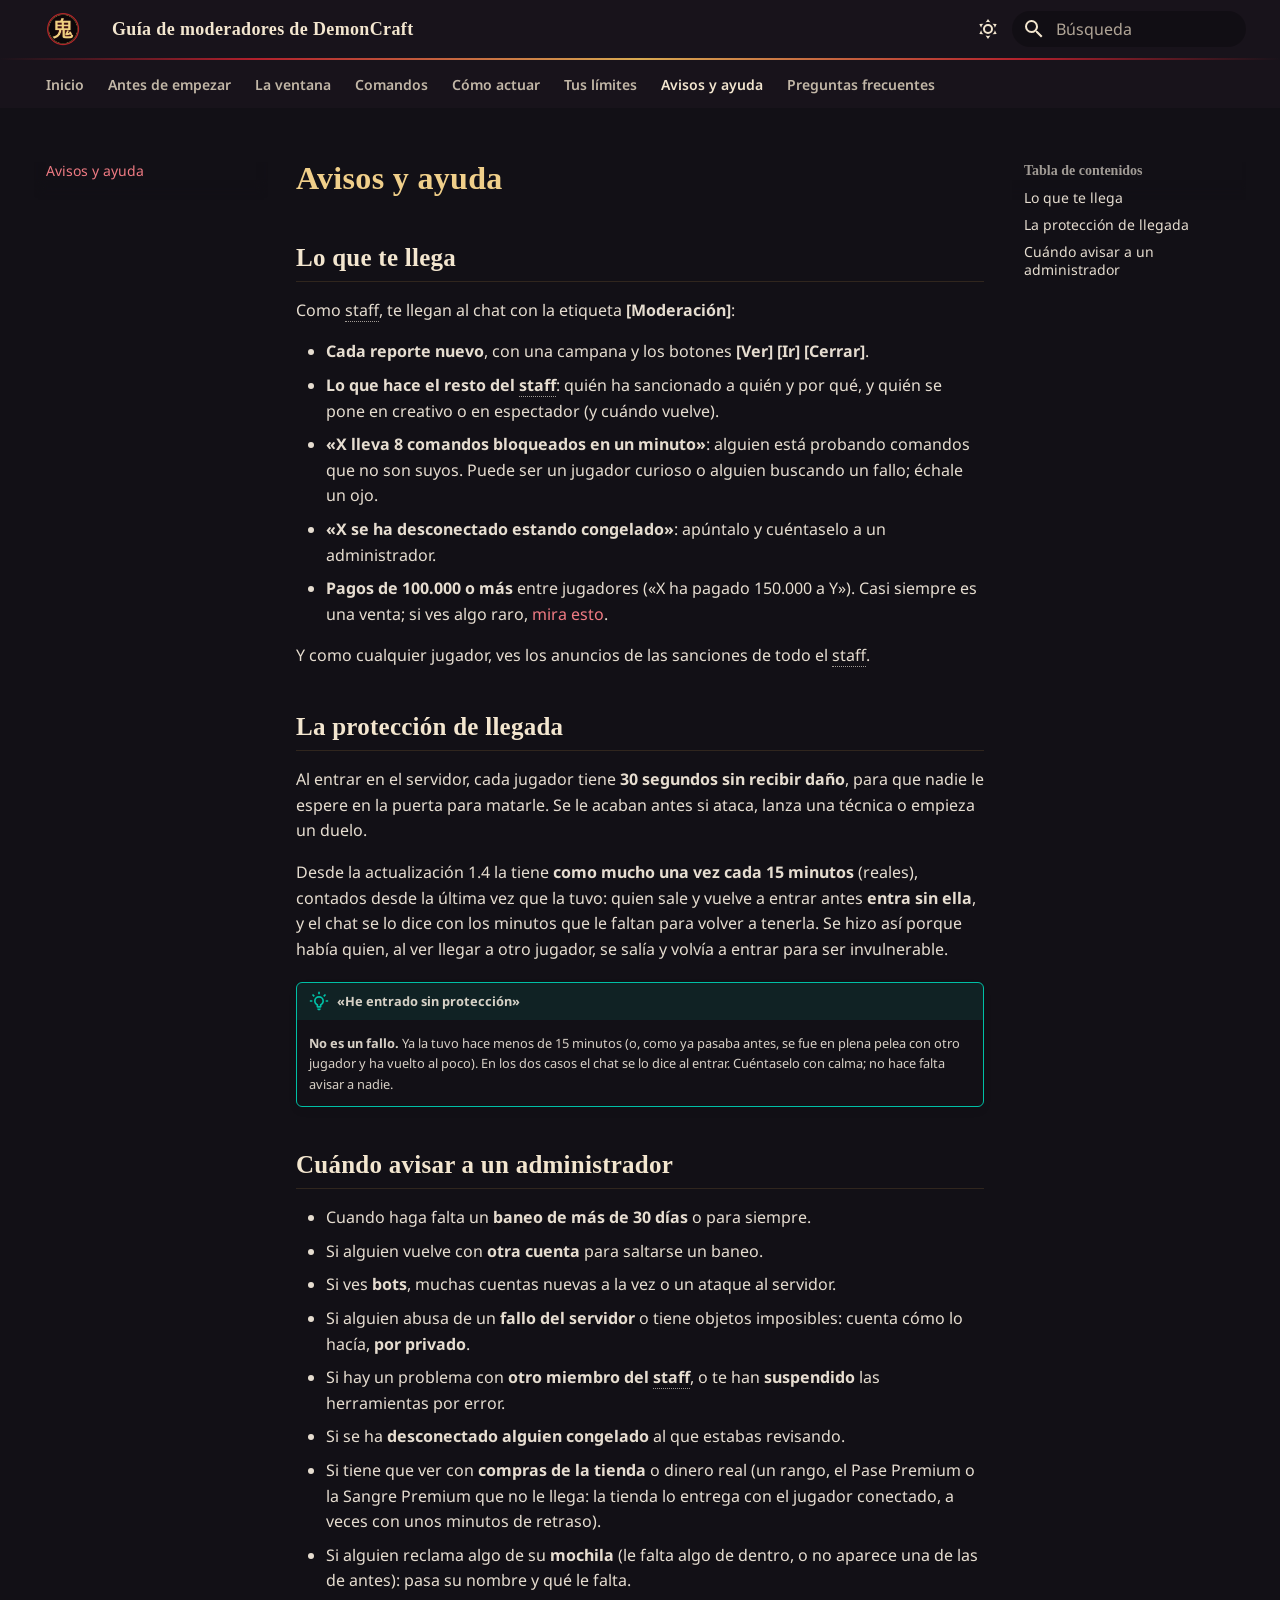
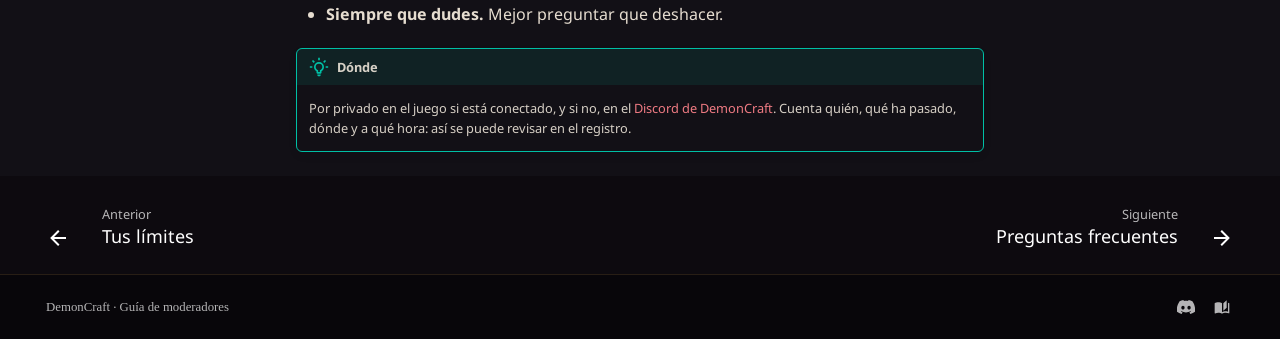
<file: avisos/index.html>
<!DOCTYPE html><html lang="es" class="no-js"><head>
    
      <meta charset="utf-8">
      <meta name="viewport" content="width=device-width,initial-scale=1">
      
        <meta name="description" content="Lo que le llega a un moderador de DemonCraft como staff, cómo funciona la protección de llegada y cuándo tiene que avisar a un administrador.">
      
      
        <meta name="author" content="DemonCraft">
      
      
        <link rel="canonical" href="https://slava1222.github.io/demoncraft-moderadores/avisos/">
      
      
        <link rel="prev" href="../limites/">
      
      
        <link rel="next" href="../faq/">
      
      
        
      
      
      <link rel="icon" href="../assets/img/marca/favicon.png">
      <meta name="generator" content="mkdocs-1.6.1, mkdocs-material-9.7.7">
    
    
      
        <title>Avisos y ayuda - Guía de moderadores de DemonCraft</title>
      
    
    
      <link rel="stylesheet" href="../assets/stylesheets/main.ec1eaa64.min.css">
      
        
        <link rel="stylesheet" href="../assets/stylesheets/palette.ab4e12ef.min.css">
      
      
  
  
    
      
      
    
  
    
      
      
    
  
    
      
      
    
  
    
      
      
    
  
    
      
      
    
  
    
      
      
    
  
    
      
      
    
  
  
  <style>:root{--md-admonition-icon--note:url('data:image/svg+xml;charset=utf-8,%3Csvg%20xmlns%3D%22http%3A//www.w3.org/2000/svg%22%20viewBox%3D%220%200%2024%2024%22%3E%3Cpath%20d%3D%22M17%204v6l-2-2-2%202V4H9v16h10V4zM3%207V5h2V4a2%202%200%200%201%202-2h12c1.05%200%202%20.95%202%202v16c0%201.05-.95%202-2%202H7c-1.05%200-2-.95-2-2v-1H3v-2h2v-4H3v-2h2V7zm2-2v2h2V5zm0%2014h2v-2H5zm0-6h2v-2H5z%22/%3E%3C/svg%3E');--md-admonition-icon--tip:url('data:image/svg+xml;charset=utf-8,%3Csvg%20xmlns%3D%22http%3A//www.w3.org/2000/svg%22%20viewBox%3D%220%200%2024%2024%22%3E%3Cpath%20d%3D%22M20%2011h3v2h-3zM1%2011h3v2H1zM13%201v3h-2V1zM4.92%203.5l2.13%202.14-1.42%201.41L3.5%204.93zm12.03%202.13%202.12-2.13%201.43%201.43-2.13%202.12zM12%206a6%206%200%200%201%206%206c0%202.22-1.21%204.16-3%205.2V19a1%201%200%200%201-1%201h-4a1%201%200%200%201-1-1v-1.8c-1.79-1.04-3-2.98-3-5.2a6%206%200%200%201%206-6m2%2015v1a1%201%200%200%201-1%201h-2a1%201%200%200%201-1-1v-1zm-3-3h2v-2.13c1.73-.44%203-2.01%203-3.87a4%204%200%200%200-4-4%204%204%200%200%200-4%204c0%201.86%201.27%203.43%203%203.87z%22/%3E%3C/svg%3E');--md-admonition-icon--warning:url('data:image/svg+xml;charset=utf-8,%3Csvg%20xmlns%3D%22http%3A//www.w3.org/2000/svg%22%20viewBox%3D%220%200%2024%2024%22%3E%3Cpath%20d%3D%22M12%202%201%2021h22M12%206l7.53%2013H4.47M11%2010v4h2v-4m-2%206v2h2v-2%22/%3E%3C/svg%3E');--md-admonition-icon--danger:url('data:image/svg+xml;charset=utf-8,%3Csvg%20xmlns%3D%22http%3A//www.w3.org/2000/svg%22%20viewBox%3D%220%200%2024%2024%22%3E%3Cpath%20d%3D%22M8%2015a2%202%200%200%201-2-2%202%202%200%200%201%202-2%202%202%200%200%201%202%202%202%202%200%200%201-2%202m2.5%202%201.5-3%201.5%203zm5.5-2a2%202%200%200%201-2-2%202%202%200%200%201%202-2%202%202%200%200%201%202%202%202%202%200%200%201-2%202m6-4A10%2010%200%200%200%2012%201%2010%2010%200%200%200%202%2011c0%202.8%201.2%205.3%203%207.1V22h14v-3.9c1.8-1.8%203-4.3%203-7.1m-5%209h-2v-2h-2v2h-2v-2H9v2H7v-2.8c-1.8-1.5-3-3.7-3-6.2a8%208%200%200%201%208-8%208%208%200%200%201%208%208c0%202.5-1.2%204.8-3%206.2z%22/%3E%3C/svg%3E');--md-admonition-icon--info:url('data:image/svg+xml;charset=utf-8,%3Csvg%20xmlns%3D%22http%3A//www.w3.org/2000/svg%22%20viewBox%3D%220%200%2024%2024%22%3E%3Cpath%20d%3D%22M11%209h2V7h-2m1%2013c-4.41%200-8-3.59-8-8s3.59-8%208-8%208%203.59%208%208-3.59%208-8%208m0-18A10%2010%200%200%200%202%2012a10%2010%200%200%200%2010%2010%2010%2010%200%200%200%2010-10A10%2010%200%200%200%2012%202m-1%2015h2v-6h-2z%22/%3E%3C/svg%3E');--md-admonition-icon--example:url('data:image/svg+xml;charset=utf-8,%3Csvg%20xmlns%3D%22http%3A//www.w3.org/2000/svg%22%20viewBox%3D%220%200%2024%2024%22%3E%3Cpath%20d%3D%22m6.2%202.44%2011.9%2011.9%202.12-2.12%201.41%201.41-2.47%202.47%203.18%203.18c.39.39.39%201.02%200%201.41l-.71.71a.996.996%200%200%201-1.41%200L17%2018.23l-2.44%202.47-1.41-1.41%202.12-2.12-11.9-11.9V2.44zM15.89%2010l4.74-4.74V2.44H17.8l-4.74%204.74zm-4.95%205-2.83-2.87-2.21%202.21-2.12-2.12-1.41%201.41%202.47%202.47-3.18%203.19a.996.996%200%200%200%200%201.41l.71.71c.39.39%201.02.39%201.41%200L7%2018.23l2.44%202.47%201.41-1.41-2.12-2.12z%22/%3E%3C/svg%3E');--md-admonition-icon--question:url('data:image/svg+xml;charset=utf-8,%3Csvg%20xmlns%3D%22http%3A//www.w3.org/2000/svg%22%20viewBox%3D%220%200%2024%2024%22%3E%3Cpath%20d%3D%22M11%2018h2v-2h-2zm1-16A10%2010%200%200%200%202%2012a10%2010%200%200%200%2010%2010%2010%2010%200%200%200%2010-10A10%2010%200%200%200%2012%202m0%2018c-4.41%200-8-3.59-8-8s3.59-8%208-8%208%203.59%208%208-3.59%208-8%208m0-14a4%204%200%200%200-4%204h2a2%202%200%200%201%202-2%202%202%200%200%201%202%202c0%202-3%201.75-3%205h2c0-2.25%203-2.5%203-5a4%204%200%200%200-4-4%22/%3E%3C/svg%3E');}</style>



    
    
      
    
    
      
        
        
        <link rel="preconnect" href="https://fonts.gstatic.com" crossorigin="">
        <link rel="stylesheet" href="https://fonts.googleapis.com/css?family=Noto+Sans:300,300i,400,400i,700,700i%7CJetBrains+Mono:400,400i,700,700i&amp;display=fallback">
        <style>:root{--md-text-font:"Noto Sans";--md-code-font:"JetBrains Mono"}</style>
      
    
    
      <link rel="stylesheet" href="../assets/css/demoncraft.css">
    
    <script>__md_scope=new URL("..",location),__md_hash=e=>[...e].reduce(((e,_)=>(e<<5)-e+_.charCodeAt(0)),0),__md_get=(e,_=localStorage,t=__md_scope)=>JSON.parse(_.getItem(t.pathname+"."+e)),__md_set=(e,_,t=localStorage,a=__md_scope)=>{try{t.setItem(a.pathname+"."+e,JSON.stringify(_))}catch(e){}}</script>
    
      

    
    
  <link href="../assets/stylesheets/glightbox.min.css" rel="stylesheet"><script src="../assets/javascripts/glightbox.min.js"></script><style id="glightbox-style">
            html.glightbox-open { overflow: initial; height: 100%; }
            .gslide-title { margin-top: 0px; user-select: text; }
            .gslide-desc { color: #666; user-select: text; }
            .gslide-image img { background: white; }
            .gscrollbar-fixer { padding-right: 15px; }
            .gdesc-inner { font-size: 0.75rem; }
            body[data-md-color-scheme="slate"] .gdesc-inner { background: var(--md-default-bg-color); }
            body[data-md-color-scheme="slate"] .gslide-title { color: var(--md-default-fg-color); }
            body[data-md-color-scheme="slate"] .gslide-desc { color: var(--md-default-fg-color); }
        </style></head>
  
  
    
    
      
    
    
    
    
    <body dir="ltr" data-md-color-scheme="slate" data-md-color-primary="custom" data-md-color-accent="custom">
  
    
    <input class="md-toggle" data-md-toggle="drawer" type="checkbox" id="__drawer" autocomplete="off">
    <input class="md-toggle" data-md-toggle="search" type="checkbox" id="__search" autocomplete="off">
    <label class="md-overlay" for="__drawer"></label>
    <div data-md-component="skip">
      
        
        <a href="#avisos-y-ayuda" class="md-skip">
          Saltar a contenido
        </a>
      
    </div>
    <div data-md-component="announce">
      
    </div>
    
    
      

<header class="md-header" data-md-component="header">
  <nav class="md-header__inner md-grid" aria-label="Cabecera">
    <a href=".." title="Guía de moderadores de DemonCraft" class="md-header__button md-logo" aria-label="Guía de moderadores de DemonCraft" data-md-component="logo">
      
  <img src="../assets/img/marca/icono.png" alt="logo">

    </a>
    <label class="md-header__button md-icon" for="__drawer">
      
      <svg xmlns="http://www.w3.org/2000/svg" viewBox="0 0 24 24"><path d="M3 6h18v2H3zm0 5h18v2H3zm0 5h18v2H3z"></path></svg>
    </label>
    <div class="md-header__title" data-md-component="header-title">
      <div class="md-header__ellipsis">
        <div class="md-header__topic">
          <span class="md-ellipsis">
            Guía de moderadores de DemonCraft
          </span>
        </div>
        <div class="md-header__topic" data-md-component="header-topic">
          <span class="md-ellipsis">
            
              Avisos y ayuda
            
          </span>
        </div>
      </div>
    </div>
    
      
        <form class="md-header__option" data-md-component="palette">
  
    
    
    
    <input class="md-option" data-md-color-media="" data-md-color-scheme="slate" data-md-color-primary="custom" data-md-color-accent="custom" aria-label="Cambiar a modo claro" type="radio" name="__palette" id="__palette_0">
    
      <label class="md-header__button md-icon" title="Cambiar a modo claro" for="__palette_1" hidden="">
        <svg xmlns="http://www.w3.org/2000/svg" viewBox="0 0 24 24"><path d="M12 7a5 5 0 0 1 5 5 5 5 0 0 1-5 5 5 5 0 0 1-5-5 5 5 0 0 1 5-5m0 2a3 3 0 0 0-3 3 3 3 0 0 0 3 3 3 3 0 0 0 3-3 3 3 0 0 0-3-3m0-7 2.39 3.42C13.65 5.15 12.84 5 12 5s-1.65.15-2.39.42zM3.34 7l4.16-.35A7.2 7.2 0 0 0 5.94 8.5c-.44.74-.69 1.5-.83 2.29zm.02 10 1.76-3.77a7.131 7.131 0 0 0 2.38 4.14zM20.65 7l-1.77 3.79a7.02 7.02 0 0 0-2.38-4.15zm-.01 10-4.14.36c.59-.51 1.12-1.14 1.54-1.86.42-.73.69-1.5.83-2.29zM12 22l-2.41-3.44c.74.27 1.55.44 2.41.44.82 0 1.63-.17 2.37-.44z"></path></svg>
      </label>
    
  
    
    
    
    <input class="md-option" data-md-color-media="" data-md-color-scheme="default" data-md-color-primary="custom" data-md-color-accent="custom" aria-label="Cambiar a modo oscuro" type="radio" name="__palette" id="__palette_1">
    
      <label class="md-header__button md-icon" title="Cambiar a modo oscuro" for="__palette_0" hidden="">
        <svg xmlns="http://www.w3.org/2000/svg" viewBox="0 0 24 24"><path d="m17.75 4.09-2.53 1.94.91 3.06-2.63-1.81-2.63 1.81.91-3.06-2.53-1.94L12.44 4l1.06-3 1.06 3zm3.5 6.91-1.64 1.25.59 1.98-1.7-1.17-1.7 1.17.59-1.98L15.75 11l2.06-.05L18.5 9l.69 1.95zm-2.28 4.95c.83-.08 1.72 1.1 1.19 1.85-.32.45-.66.87-1.08 1.27C15.17 23 8.84 23 4.94 19.07c-3.91-3.9-3.91-10.24 0-14.14.4-.4.82-.76 1.27-1.08.75-.53 1.93.36 1.85 1.19-.27 2.86.69 5.83 2.89 8.02a9.96 9.96 0 0 0 8.02 2.89m-1.64 2.02a12.08 12.08 0 0 1-7.8-3.47c-2.17-2.19-3.33-5-3.49-7.82-2.81 3.14-2.7 7.96.31 10.98 3.02 3.01 7.84 3.12 10.98.31"></path></svg>
      </label>
    
  
</form>
      
    
    
      <script>var palette=__md_get("__palette");if(palette&&palette.color){if("(prefers-color-scheme)"===palette.color.media){var media=matchMedia("(prefers-color-scheme: light)"),input=document.querySelector(media.matches?"[data-md-color-media='(prefers-color-scheme: light)']":"[data-md-color-media='(prefers-color-scheme: dark)']");palette.color.media=input.getAttribute("data-md-color-media"),palette.color.scheme=input.getAttribute("data-md-color-scheme"),palette.color.primary=input.getAttribute("data-md-color-primary"),palette.color.accent=input.getAttribute("data-md-color-accent")}for(var[key,value]of Object.entries(palette.color))document.body.setAttribute("data-md-color-"+key,value)}</script>
    
    
    
      
      
        <label class="md-header__button md-icon" for="__search">
          
          <svg xmlns="http://www.w3.org/2000/svg" viewBox="0 0 24 24"><path d="M9.5 3A6.5 6.5 0 0 1 16 9.5c0 1.61-.59 3.09-1.56 4.23l.27.27h.79l5 5-1.5 1.5-5-5v-.79l-.27-.27A6.52 6.52 0 0 1 9.5 16 6.5 6.5 0 0 1 3 9.5 6.5 6.5 0 0 1 9.5 3m0 2C7 5 5 7 5 9.5S7 14 9.5 14 14 12 14 9.5 12 5 9.5 5"></path></svg>
        </label>
        <div class="md-search" data-md-component="search" role="dialog">
  <label class="md-search__overlay" for="__search"></label>
  <div class="md-search__inner" role="search">
    <form class="md-search__form" name="search">
      <input type="text" class="md-search__input" name="query" aria-label="Búsqueda" placeholder="Búsqueda" autocapitalize="off" autocorrect="off" autocomplete="off" spellcheck="false" data-md-component="search-query" required="">
      <label class="md-search__icon md-icon" for="__search">
        
        <svg xmlns="http://www.w3.org/2000/svg" viewBox="0 0 24 24"><path d="M9.5 3A6.5 6.5 0 0 1 16 9.5c0 1.61-.59 3.09-1.56 4.23l.27.27h.79l5 5-1.5 1.5-5-5v-.79l-.27-.27A6.52 6.52 0 0 1 9.5 16 6.5 6.5 0 0 1 3 9.5 6.5 6.5 0 0 1 9.5 3m0 2C7 5 5 7 5 9.5S7 14 9.5 14 14 12 14 9.5 12 5 9.5 5"></path></svg>
        
        <svg xmlns="http://www.w3.org/2000/svg" viewBox="0 0 24 24"><path d="M20 11v2H8l5.5 5.5-1.42 1.42L4.16 12l7.92-7.92L13.5 5.5 8 11z"></path></svg>
      </label>
      <nav class="md-search__options" aria-label="Buscar">
        
          <a href="javascript:void(0)" class="md-search__icon md-icon" title="Compartir" aria-label="Compartir" data-clipboard="" data-clipboard-text="" data-md-component="search-share" tabindex="-1">
            
            <svg xmlns="http://www.w3.org/2000/svg" viewBox="0 0 24 24"><path d="M18 16.08c-.76 0-1.44.3-1.96.77L8.91 12.7c.05-.23.09-.46.09-.7s-.04-.47-.09-.7l7.05-4.11c.54.5 1.25.81 2.04.81a3 3 0 0 0 3-3 3 3 0 0 0-3-3 3 3 0 0 0-3 3c0 .24.04.47.09.7L8.04 9.81C7.5 9.31 6.79 9 6 9a3 3 0 0 0-3 3 3 3 0 0 0 3 3c.79 0 1.5-.31 2.04-.81l7.12 4.15c-.05.21-.08.43-.08.66 0 1.61 1.31 2.91 2.92 2.91s2.92-1.3 2.92-2.91A2.92 2.92 0 0 0 18 16.08"></path></svg>
          </a>
        
        <button type="reset" class="md-search__icon md-icon" title="Limpiar" aria-label="Limpiar" tabindex="-1">
          
          <svg xmlns="http://www.w3.org/2000/svg" viewBox="0 0 24 24"><path d="M19 6.41 17.59 5 12 10.59 6.41 5 5 6.41 10.59 12 5 17.59 6.41 19 12 13.41 17.59 19 19 17.59 13.41 12z"></path></svg>
        </button>
      </nav>
      
        <div class="md-search__suggest" data-md-component="search-suggest"></div>
      
    </form>
    <div class="md-search__output">
      <div class="md-search__scrollwrap" tabindex="0" data-md-scrollfix="">
        <div class="md-search-result" data-md-component="search-result">
          <div class="md-search-result__meta">
            Inicializando búsqueda
          </div>
          <ol class="md-search-result__list" role="presentation"></ol>
        </div>
      </div>
    </div>
  </div>
</div>
      
    
    
  </nav>
  
</header>
    
    <div class="md-container" data-md-component="container">
      
      
        
          
            
<nav class="md-tabs" aria-label="Pestañas" data-md-component="tabs">
  <div class="md-grid">
    <ul class="md-tabs__list">
      
        
  
  
  
  
    <li class="md-tabs__item">
      <a href=".." class="md-tabs__link">
        
  
  
    
  
  Inicio

      </a>
    </li>
  

      
        
  
  
  
  
    <li class="md-tabs__item">
      <a href="../empezar/" class="md-tabs__link">
        
  
  
    
  
  Antes de empezar

      </a>
    </li>
  

      
        
  
  
  
  
    <li class="md-tabs__item">
      <a href="../ventana/" class="md-tabs__link">
        
  
  
    
  
  La ventana

      </a>
    </li>
  

      
        
  
  
  
  
    <li class="md-tabs__item">
      <a href="../comandos/" class="md-tabs__link">
        
  
  
    
  
  Comandos

      </a>
    </li>
  

      
        
  
  
  
  
    <li class="md-tabs__item">
      <a href="../actuar/" class="md-tabs__link">
        
  
  
    
  
  Cómo actuar

      </a>
    </li>
  

      
        
  
  
  
  
    <li class="md-tabs__item">
      <a href="../limites/" class="md-tabs__link">
        
  
  
    
  
  Tus límites

      </a>
    </li>
  

      
        
  
  
  
    
  
  
    <li class="md-tabs__item md-tabs__item--active">
      <a href="./" class="md-tabs__link">
        
  
  
    
  
  Avisos y ayuda

      </a>
    </li>
  

      
        
  
  
  
  
    <li class="md-tabs__item">
      <a href="../faq/" class="md-tabs__link">
        
  
  
    
  
  Preguntas frecuentes

      </a>
    </li>
  

      
    </ul>
  </div>
</nav>
          
        
      
      <main class="md-main" data-md-component="main">
        <div class="md-main__inner md-grid">
          
            
              
              <div class="md-sidebar md-sidebar--primary" data-md-component="sidebar" data-md-type="navigation">
                <div class="md-sidebar__scrollwrap">
                  <div class="md-sidebar__inner">
                    


  


<nav class="md-nav md-nav--primary md-nav--lifted" aria-label="Navegación" data-md-level="0">
  <label class="md-nav__title" for="__drawer">
    <a href=".." title="Guía de moderadores de DemonCraft" class="md-nav__button md-logo" aria-label="Guía de moderadores de DemonCraft" data-md-component="logo">
      
  <img src="../assets/img/marca/icono.png" alt="logo">

    </a>
    Guía de moderadores de DemonCraft
  </label>
  
  <ul class="md-nav__list" data-md-scrollfix="">
    
      
      
  
  
  
  
    <li class="md-nav__item">
      <a href=".." class="md-nav__link">
        
  
  
  <span class="md-ellipsis">
    
  
    Inicio
  

    
  </span>
  
  

      </a>
    </li>
  

    
      
      
  
  
  
  
    <li class="md-nav__item">
      <a href="../empezar/" class="md-nav__link">
        
  
  
  <span class="md-ellipsis">
    
  
    Antes de empezar
  

    
  </span>
  
  

      </a>
    </li>
  

    
      
      
  
  
  
  
    <li class="md-nav__item">
      <a href="../ventana/" class="md-nav__link">
        
  
  
  <span class="md-ellipsis">
    
  
    La ventana
  

    
  </span>
  
  

      </a>
    </li>
  

    
      
      
  
  
  
  
    <li class="md-nav__item">
      <a href="../comandos/" class="md-nav__link">
        
  
  
  <span class="md-ellipsis">
    
  
    Comandos
  

    
  </span>
  
  

      </a>
    </li>
  

    
      
      
  
  
  
  
    <li class="md-nav__item">
      <a href="../actuar/" class="md-nav__link">
        
  
  
  <span class="md-ellipsis">
    
  
    Cómo actuar
  

    
  </span>
  
  

      </a>
    </li>
  

    
      
      
  
  
  
  
    <li class="md-nav__item">
      <a href="../limites/" class="md-nav__link">
        
  
  
  <span class="md-ellipsis">
    
  
    Tus límites
  

    
  </span>
  
  

      </a>
    </li>
  

    
      
      
  
  
    
  
  
  
    <li class="md-nav__item md-nav__item--active">
      
      <input class="md-nav__toggle md-toggle" type="checkbox" id="__toc">
      
      
        
      
      
        <label class="md-nav__link md-nav__link--active" for="__toc">
          
  
  
  <span class="md-ellipsis">
    
  
    Avisos y ayuda
  

    
  </span>
  
  

          <span class="md-nav__icon md-icon"></span>
        </label>
      
      <a href="./" class="md-nav__link md-nav__link--active">
        
  
  
  <span class="md-ellipsis">
    
  
    Avisos y ayuda
  

    
  </span>
  
  

      </a>
      
        

<nav class="md-nav md-nav--secondary" aria-label="Tabla de contenidos">
  
  
  
    
  
  
    <label class="md-nav__title" for="__toc">
      <span class="md-nav__icon md-icon"></span>
      Tabla de contenidos
    </label>
    <ul class="md-nav__list" data-md-component="toc" data-md-scrollfix="">
      
        <li class="md-nav__item">
  <a href="#lo-que-te-llega" class="md-nav__link">
    <span class="md-ellipsis">
      
        Lo que te llega
      
    </span>
  </a>
  
</li>
      
        <li class="md-nav__item">
  <a href="#la-proteccion-de-llegada" class="md-nav__link">
    <span class="md-ellipsis">
      
        La protección de llegada
      
    </span>
  </a>
  
</li>
      
        <li class="md-nav__item">
  <a href="#cuando-avisar-a-un-administrador" class="md-nav__link">
    <span class="md-ellipsis">
      
        Cuándo avisar a un administrador
      
    </span>
  </a>
  
</li>
      
    </ul>
  
</nav>
      
    </li>
  

    
      
      
  
  
  
  
    <li class="md-nav__item">
      <a href="../faq/" class="md-nav__link">
        
  
  
  <span class="md-ellipsis">
    
  
    Preguntas frecuentes
  

    
  </span>
  
  

      </a>
    </li>
  

    
  </ul>
</nav>
                  </div>
                </div>
              </div>
            
            
              
              <div class="md-sidebar md-sidebar--secondary" data-md-component="sidebar" data-md-type="toc">
                <div class="md-sidebar__scrollwrap">
                  <div class="md-sidebar__inner">
                    

<nav class="md-nav md-nav--secondary" aria-label="Tabla de contenidos">
  
  
  
    
  
  
    <label class="md-nav__title" for="__toc">
      <span class="md-nav__icon md-icon"></span>
      Tabla de contenidos
    </label>
    <ul class="md-nav__list" data-md-component="toc" data-md-scrollfix="">
      
        <li class="md-nav__item">
  <a href="#lo-que-te-llega" class="md-nav__link">
    <span class="md-ellipsis">
      
        Lo que te llega
      
    </span>
  </a>
  
</li>
      
        <li class="md-nav__item">
  <a href="#la-proteccion-de-llegada" class="md-nav__link">
    <span class="md-ellipsis">
      
        La protección de llegada
      
    </span>
  </a>
  
</li>
      
        <li class="md-nav__item">
  <a href="#cuando-avisar-a-un-administrador" class="md-nav__link">
    <span class="md-ellipsis">
      
        Cuándo avisar a un administrador
      
    </span>
  </a>
  
</li>
      
    </ul>
  
</nav>
                  </div>
                </div>
              </div>
            
          
          
            <div class="md-content" data-md-component="content">
              
              <article class="md-content__inner md-typeset">
                
                  



<h1 id="avisos-y-ayuda">Avisos y ayuda<a class="headerlink" href="#avisos-y-ayuda" title="Permanent link">#</a></h1>
<h2 id="lo-que-te-llega">Lo que te llega<a class="headerlink" href="#lo-que-te-llega" title="Permanent link">#</a></h2>
<p>Como <abbr title="El equipo del servidor: moderadores, administradores y el dueño">staff</abbr>, te llegan al chat con la etiqueta <strong>[Moderación]</strong>:</p>
<ul>
<li><strong>Cada reporte nuevo</strong>, con una campana y los botones <strong>[Ver] [Ir] [Cerrar]</strong>.</li>
<li><strong>Lo que hace el resto del <abbr title="El equipo del servidor: moderadores, administradores y el dueño">staff</abbr></strong>: quién ha sancionado a quién y por qué, y quién se pone en creativo o en espectador
  (y cuándo vuelve).</li>
<li><strong>«X lleva 8 comandos bloqueados en un minuto»</strong>: alguien está probando comandos que no son suyos. Puede ser un jugador
  curioso o alguien buscando un fallo; échale un ojo.</li>
<li><strong>«X se ha desconectado estando congelado»</strong>: apúntalo y cuéntaselo a un administrador.</li>
<li><strong>Pagos de 100.000 o más</strong> entre jugadores («X ha pagado 150.000 a Y»). Casi siempre es una venta; si ves algo raro,
  <a href="../actuar/#pagos-raros">mira esto</a>.</li>
</ul>
<p>Y como cualquier jugador, ves los anuncios de las sanciones de todo el <abbr title="El equipo del servidor: moderadores, administradores y el dueño">staff</abbr>.</p>
<h2 id="la-proteccion-de-llegada">La protección de llegada<a class="headerlink" href="#la-proteccion-de-llegada" title="Permanent link">#</a></h2>
<p>Al entrar en el servidor, cada jugador tiene <strong>30 segundos sin recibir daño</strong>, para que nadie le espere en la puerta para
matarle. Se le acaban antes si ataca, lanza una técnica o empieza un duelo.</p>
<p>Desde la actualización 1.4 la tiene <strong>como mucho una vez cada 15 minutos</strong> (reales), contados desde la última vez que la
tuvo: quien sale y vuelve a entrar antes <strong>entra sin ella</strong>, y el chat se lo dice con los minutos que le faltan para
volver a tenerla. Se hizo así porque había quien, al ver llegar a otro jugador, se salía y volvía a entrar para ser
invulnerable.</p>
<div class="admonition tip">
<p class="admonition-title">«He entrado sin protección»</p>
<p><strong>No es un fallo.</strong> Ya la tuvo hace menos de 15 minutos (o, como ya pasaba antes, se fue en plena pelea con otro
jugador y ha vuelto al poco). En los dos casos el chat se lo dice al entrar. Cuéntaselo con calma; no hace falta
avisar a nadie.</p>
</div>
<h2 id="cuando-avisar-a-un-administrador">Cuándo avisar a un administrador<a class="headerlink" href="#cuando-avisar-a-un-administrador" title="Permanent link">#</a></h2>
<ul>
<li>Cuando haga falta un <strong>baneo de más de 30 días</strong> o para siempre.</li>
<li>Si alguien vuelve con <strong>otra cuenta</strong> para saltarse un baneo.</li>
<li>Si ves <strong>bots</strong>, muchas cuentas nuevas a la vez o un ataque al servidor.</li>
<li>Si alguien abusa de un <strong>fallo del servidor</strong> o tiene objetos imposibles: cuenta cómo lo hacía, <strong>por privado</strong>.</li>
<li>Si hay un problema con <strong>otro miembro del <abbr title="El equipo del servidor: moderadores, administradores y el dueño">staff</abbr></strong>, o te han <strong>suspendido</strong> las herramientas por error.</li>
<li>Si se ha <strong>desconectado alguien congelado</strong> al que estabas revisando.</li>
<li>Si tiene que ver con <strong>compras de la tienda</strong> o dinero real (un rango, el Pase Premium o la Sangre Premium que no le llega:
  la tienda lo entrega con el jugador conectado, a veces con unos minutos de retraso).</li>
<li>Si alguien reclama algo de su <strong>mochila</strong> (le falta algo de dentro, o no aparece una de las de antes): pasa su nombre y qué le falta.</li>
<li><strong>Siempre que dudes.</strong> Mejor preguntar que deshacer.</li>
</ul>
<div class="admonition tip">
<p class="admonition-title">Dónde</p>
<p>Por privado en el juego si está conectado, y si no, en el <a href="https://discord.gg/mdwAvAMBvr">Discord de DemonCraft</a>.
Cuenta quién, qué ha pasado, dónde y a qué hora: así se puede revisar en el registro.</p>
</div>







  
  






                
              </article>
            </div>
          
          
  <script>var tabs=__md_get("__tabs");if(Array.isArray(tabs))e:for(var set of document.querySelectorAll(".tabbed-set")){var labels=set.querySelector(".tabbed-labels");for(var tab of tabs)for(var label of labels.getElementsByTagName("label"))if(label.innerText.trim()===tab){var input=document.getElementById(label.htmlFor);input.checked=!0;continue e}}</script>

<script>var target=document.getElementById(location.hash.slice(1));target&&target.name&&(target.checked=target.name.startsWith("__tabbed_"))</script>
        </div>
        
          <button type="button" class="md-top md-icon" data-md-component="top" hidden="">
  
  <svg xmlns="http://www.w3.org/2000/svg" viewBox="0 0 24 24"><path d="M13 20h-2V8l-5.5 5.5-1.42-1.42L12 4.16l7.92 7.92-1.42 1.42L13 8z"></path></svg>
  Volver al principio
</button>
        
      </main>
      
        <footer class="md-footer">
  
    
      
      <nav class="md-footer__inner md-grid" aria-label="Pie">
        
          
          <a href="../limites/" class="md-footer__link md-footer__link--prev" aria-label="Anterior: Tus límites">
            <div class="md-footer__button md-icon">
              
              <svg xmlns="http://www.w3.org/2000/svg" viewBox="0 0 24 24"><path d="M20 11v2H8l5.5 5.5-1.42 1.42L4.16 12l7.92-7.92L13.5 5.5 8 11z"></path></svg>
            </div>
            <div class="md-footer__title">
              <span class="md-footer__direction">
                Anterior
              </span>
              <div class="md-ellipsis">
                Tus límites
              </div>
            </div>
          </a>
        
        
          
          <a href="../faq/" class="md-footer__link md-footer__link--next" aria-label="Siguiente: Preguntas frecuentes">
            <div class="md-footer__title">
              <span class="md-footer__direction">
                Siguiente
              </span>
              <div class="md-ellipsis">
                Preguntas frecuentes
              </div>
            </div>
            <div class="md-footer__button md-icon">
              
              <svg xmlns="http://www.w3.org/2000/svg" viewBox="0 0 24 24"><path d="M4 11v2h12l-5.5 5.5 1.42 1.42L19.84 12l-7.92-7.92L10.5 5.5 16 11z"></path></svg>
            </div>
          </a>
        
      </nav>
    
  
  <div class="md-footer-meta md-typeset">
    <div class="md-footer-meta__inner md-grid">
      <div class="md-copyright">
  
    <div class="md-copyright__highlight">
      DemonCraft · Guía de moderadores
    </div>
  
  
</div>
      
        
<div class="md-social">
  
    
    
    
    
    <a href="https://discord.gg/mdwAvAMBvr" target="_blank" rel="noopener" title="Discord de DemonCraft" class="md-social__link">
      <svg xmlns="http://www.w3.org/2000/svg" viewBox="0 0 576 512"><!--! Font Awesome Free 7.1.0 by @fontawesome - https://fontawesome.com License - https://fontawesome.com/license/free (Icons: CC BY 4.0, Fonts: SIL OFL 1.1, Code: MIT License) Copyright 2025 Fonticons, Inc.--><path d="M492.5 69.8c-.2-.3-.4-.6-.8-.7-38.1-17.5-78.4-30-119.7-37.1-.4-.1-.8 0-1.1.1s-.6.4-.8.8c-5.5 9.9-10.5 20.2-14.9 30.6-44.6-6.8-89.9-6.8-134.4 0-4.5-10.5-9.5-20.7-15.1-30.6-.2-.3-.5-.6-.8-.8s-.7-.2-1.1-.2C162.5 39 122.2 51.5 84.1 69c-.3.1-.6.4-.8.7C7.1 183.5-13.8 294.6-3.6 404.2c0 .3.1.5.2.8s.3.4.5.6c44.4 32.9 94 58 146.8 74.2.4.1.8.1 1.1 0s.7-.4.9-.7c11.3-15.4 21.4-31.8 30-48.8.1-.2.2-.5.2-.8s0-.5-.1-.8-.2-.5-.4-.6-.4-.3-.7-.4c-15.8-6.1-31.2-13.4-45.9-21.9-.3-.2-.5-.4-.7-.6s-.3-.6-.3-.9 0-.6.2-.9.3-.5.6-.7c3.1-2.3 6.2-4.7 9.1-7.1.3-.2.6-.4.9-.4s.7 0 1 .1c96.2 43.9 200.4 43.9 295.5 0 .3-.1.7-.2 1-.2s.7.2.9.4c2.9 2.4 6 4.9 9.1 7.2.2.2.4.4.6.7s.2.6.2.9-.1.6-.3.9-.4.5-.6.6c-14.7 8.6-30 15.9-45.9 21.8-.2.1-.5.2-.7.4s-.3.4-.4.7-.1.5-.1.8.1.5.2.8c8.8 17 18.8 33.3 30 48.8.2.3.6.6.9.7s.8.1 1.1 0c52.9-16.2 102.6-41.3 147.1-74.2.2-.2.4-.4.5-.6s.2-.5.2-.8c12.3-126.8-20.5-236.9-86.9-334.5zm-302 267.7c-29 0-52.8-26.6-52.8-59.2s23.4-59.2 52.8-59.2c29.7 0 53.3 26.8 52.8 59.2 0 32.7-23.4 59.2-52.8 59.2m195.4 0c-29 0-52.8-26.6-52.8-59.2s23.4-59.2 52.8-59.2c29.7 0 53.3 26.8 52.8 59.2 0 32.7-23.2 59.2-52.8 59.2"></path></svg>
    </a>
  
    
    
    
    
    <a href="https://slava1222.github.io/demoncraft-guia/" target="_blank" rel="noopener" title="Guía de jugadores" class="md-social__link">
      <svg xmlns="http://www.w3.org/2000/svg" viewBox="0 0 24 24"><path d="m19 2-5 4.5v11l5-4.5zM6.5 5C4.55 5 2.45 5.4 1 6.5v14.66c0 .25.25.5.5.5.1 0 .15-.07.25-.07 1.35-.65 3.3-1.09 4.75-1.09 1.95 0 4.05.4 5.5 1.5 1.35-.85 3.8-1.5 5.5-1.5 1.65 0 3.35.31 4.75 1.06.1.05.15.03.25.03.25 0 .5-.25.5-.5V6.5c-.6-.45-1.25-.75-2-1V19c-1.1-.35-2.3-.5-3.5-.5-1.7 0-4.15.65-5.5 1.5V6.5C10.55 5.4 8.45 5 6.5 5"></path></svg>
    </a>
  
</div>
      
    </div>
  </div>
</footer>
      
    </div>
    <div class="md-dialog" data-md-component="dialog">
      <div class="md-dialog__inner md-typeset"></div>
    </div>
    
      <div class="md-progress" data-md-component="progress" role="progressbar"></div>
    
    
    
      
      
      <script id="__config" type="application/json">{"annotate": null, "base": "..", "features": ["navigation.tabs", "navigation.sections", "navigation.indexes", "navigation.top", "navigation.footer", "navigation.instant", "navigation.instant.progress", "navigation.tracking", "search.suggest", "search.highlight", "search.share", "content.code.copy", "content.tabs.link", "content.tooltips", "toc.follow"], "search": "../assets/javascripts/workers/search.2c215733.min.js", "tags": null, "translations": {"clipboard.copied": "Copiado al portapapeles", "clipboard.copy": "Copiar al portapapeles", "search.result.more.one": "1 m\u00e1s en esta p\u00e1gina", "search.result.more.other": "# m\u00e1s en esta p\u00e1gina", "search.result.none": "No se encontraron documentos", "search.result.one": "1 documento encontrado", "search.result.other": "# documentos encontrados", "search.result.placeholder": "Teclee para comenzar b\u00fasqueda", "search.result.term.missing": "Falta", "select.version": "Seleccionar versi\u00f3n"}, "version": null}</script>
    
    
      <script src="../assets/javascripts/bundle.d7400e89.min.js"></script>
      
        <script src="../assets/js/demoncraft.js"></script>
      
    
  
<script id="init-glightbox">const lightbox = GLightbox({"touchNavigation": true, "loop": false, "zoomable": true, "draggable": true, "openEffect": "zoom", "closeEffect": "zoom", "slideEffect": "slide"});
document$.subscribe(()=>{ lightbox.reload(); });
</script></body></html>
</file>
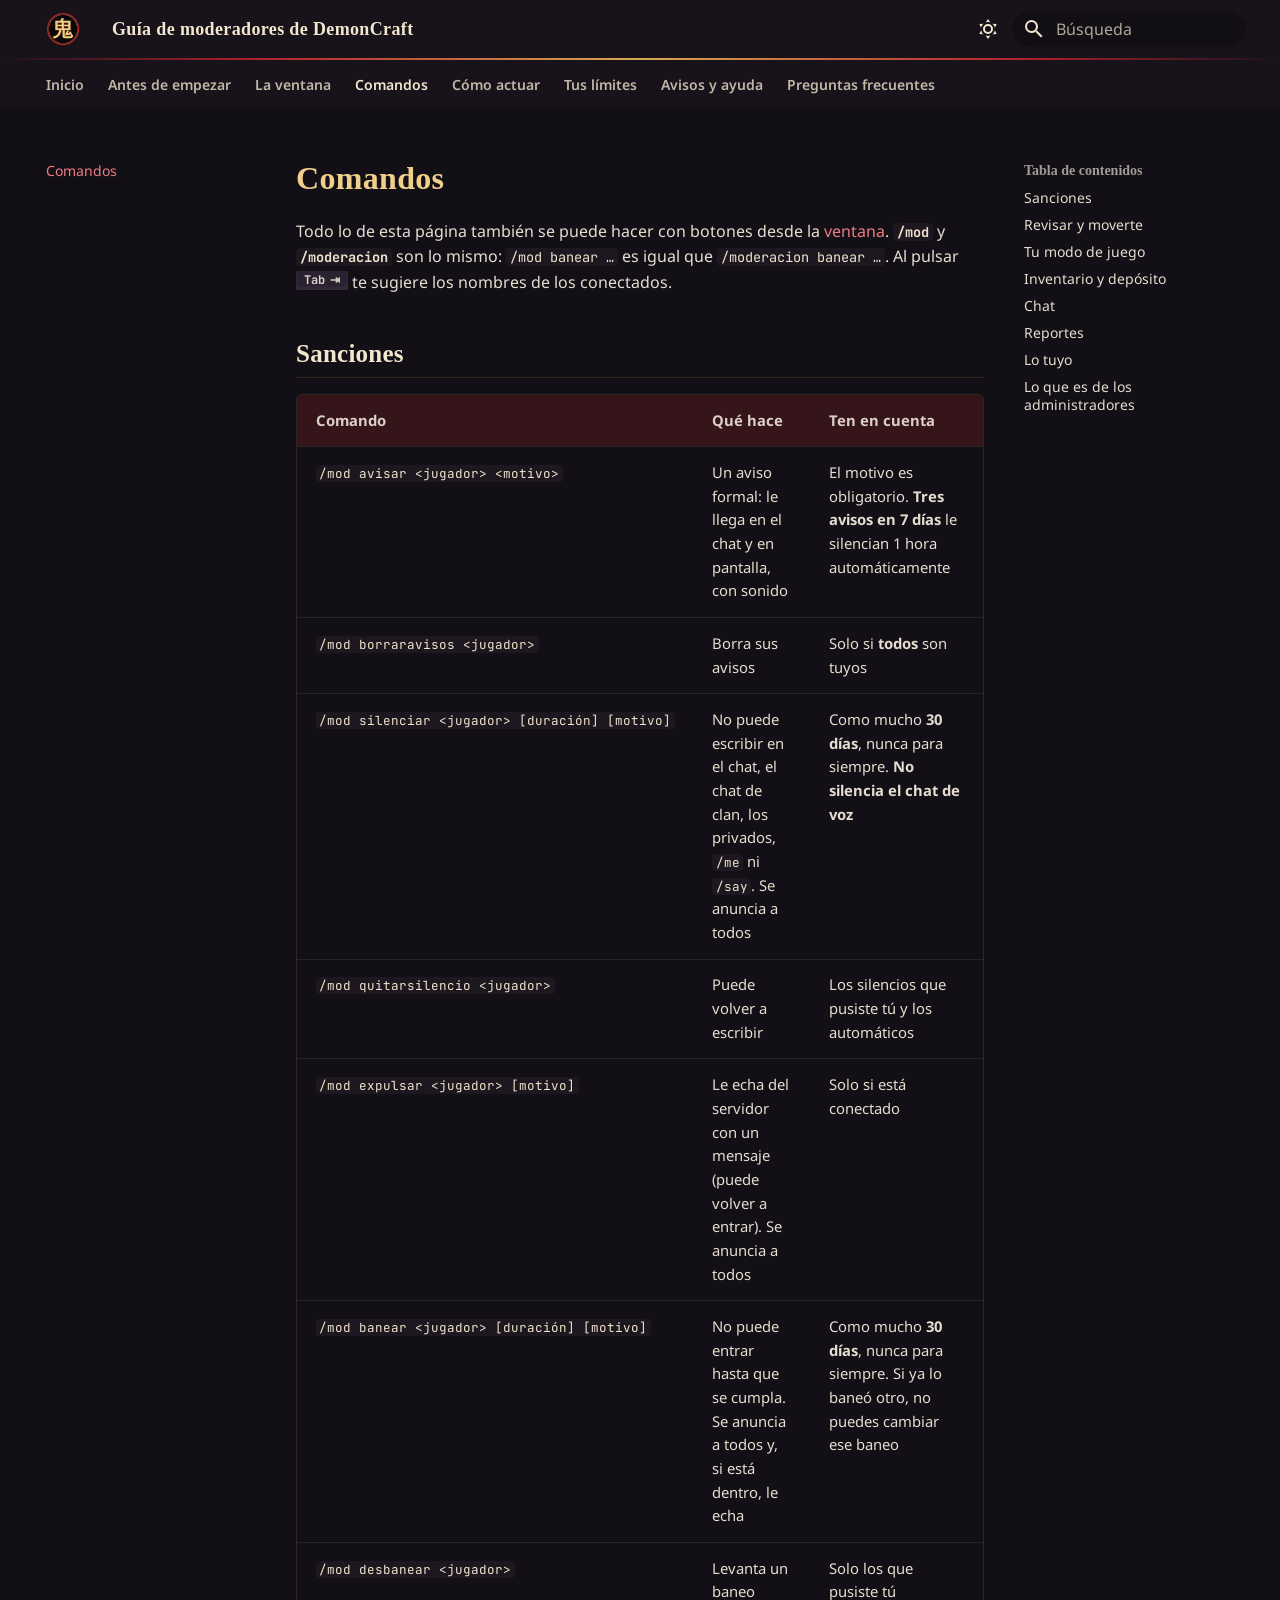
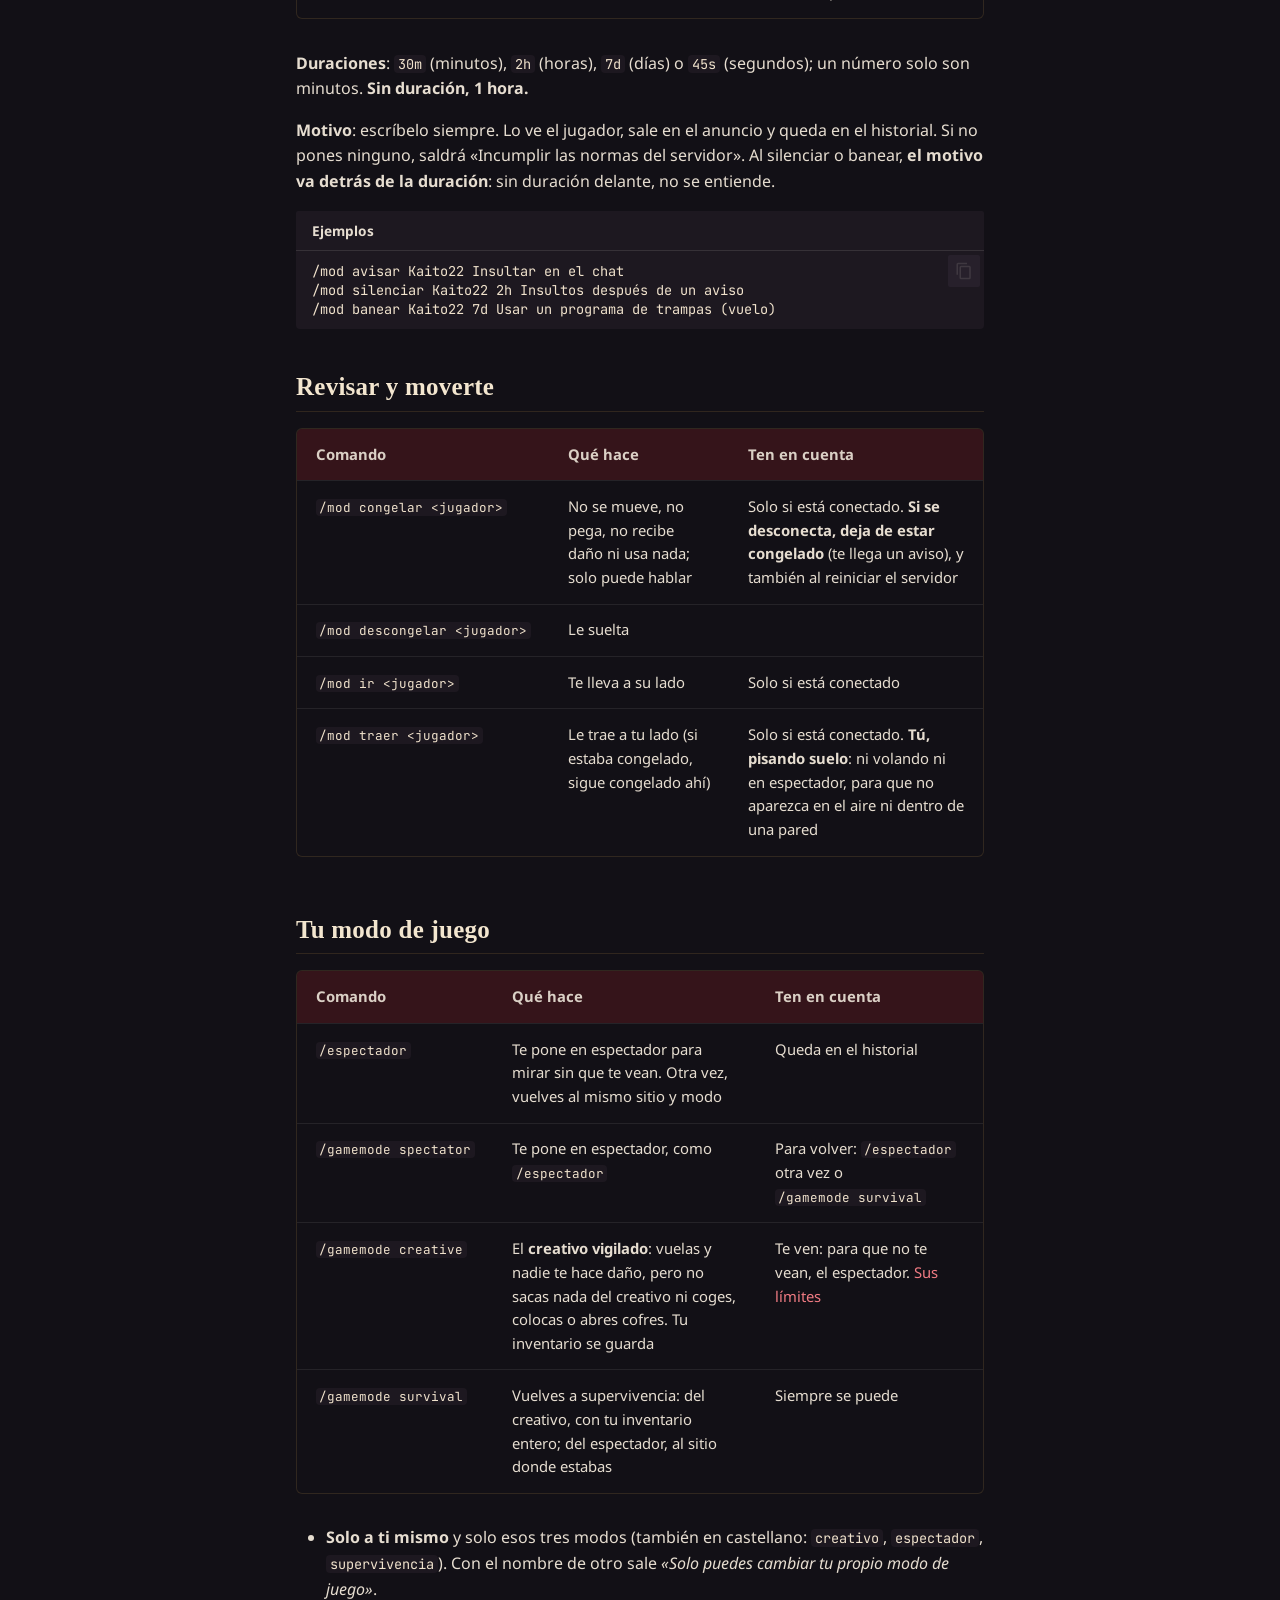
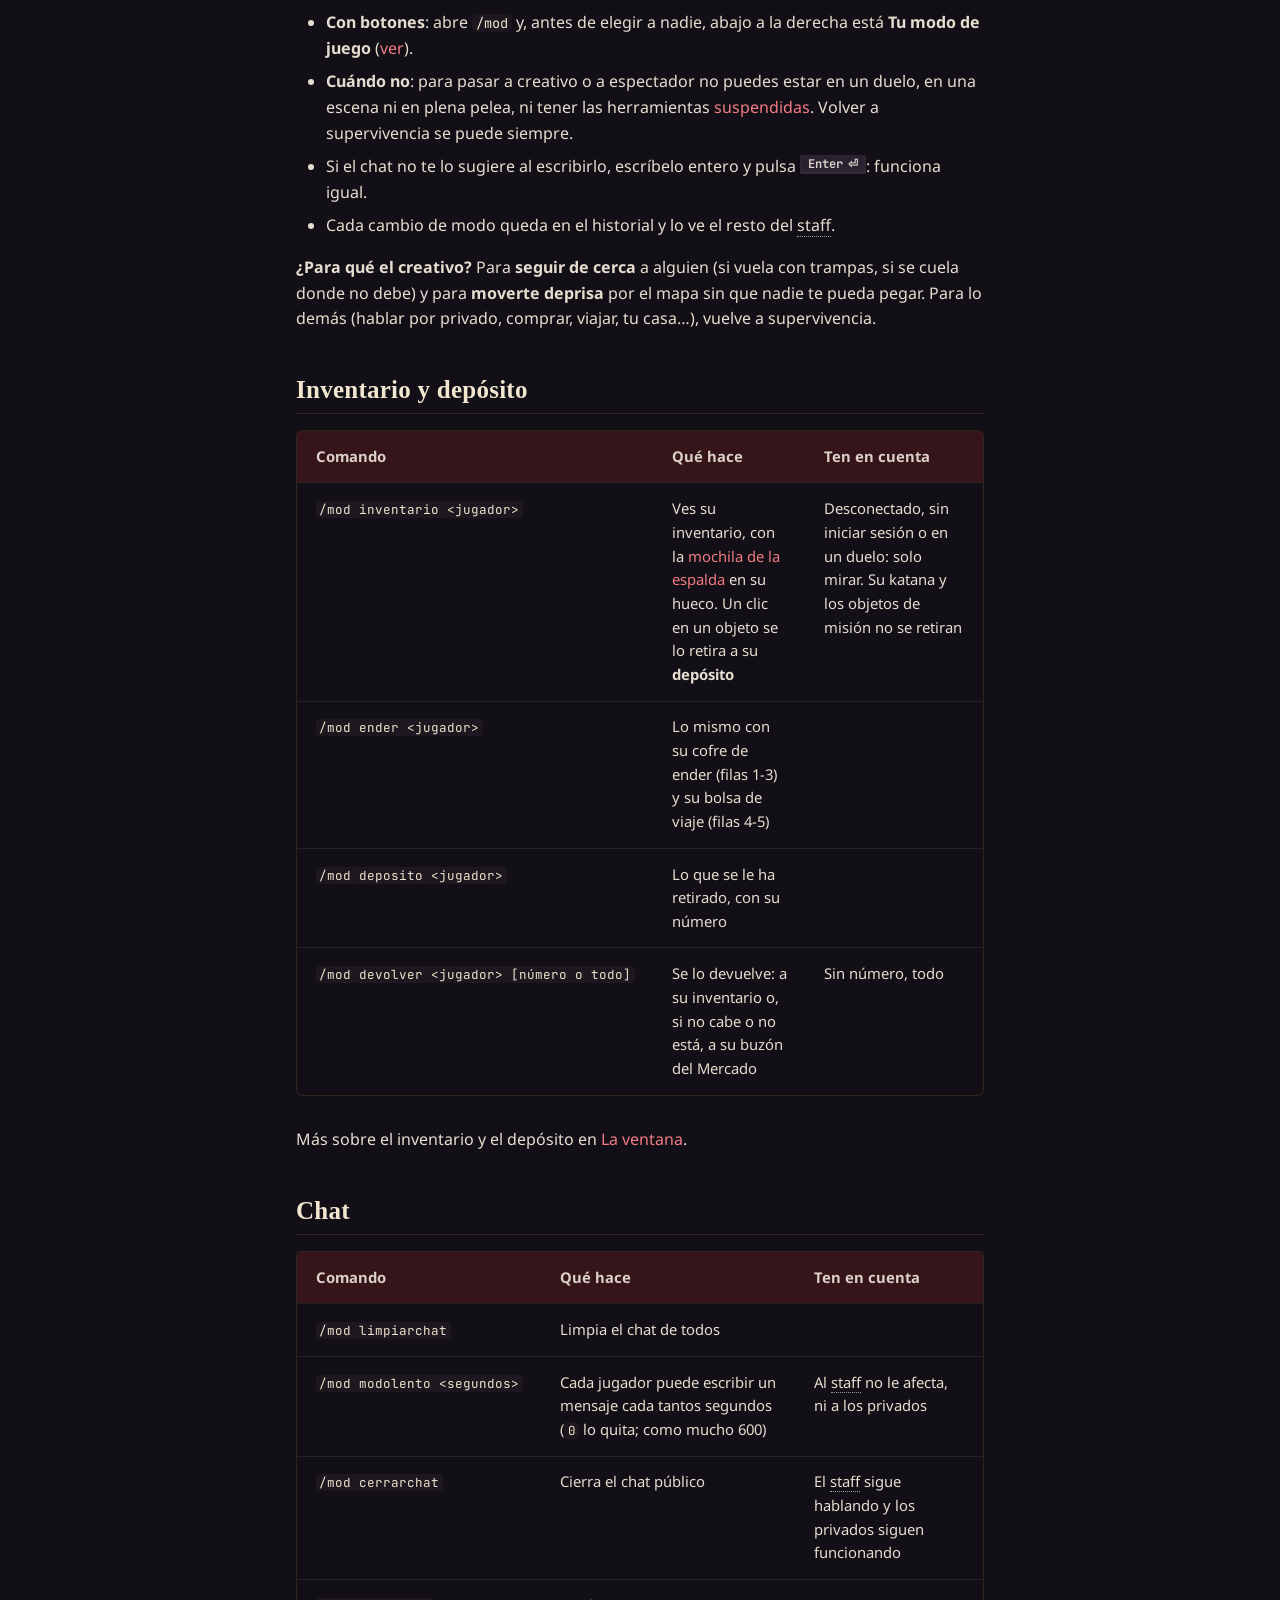
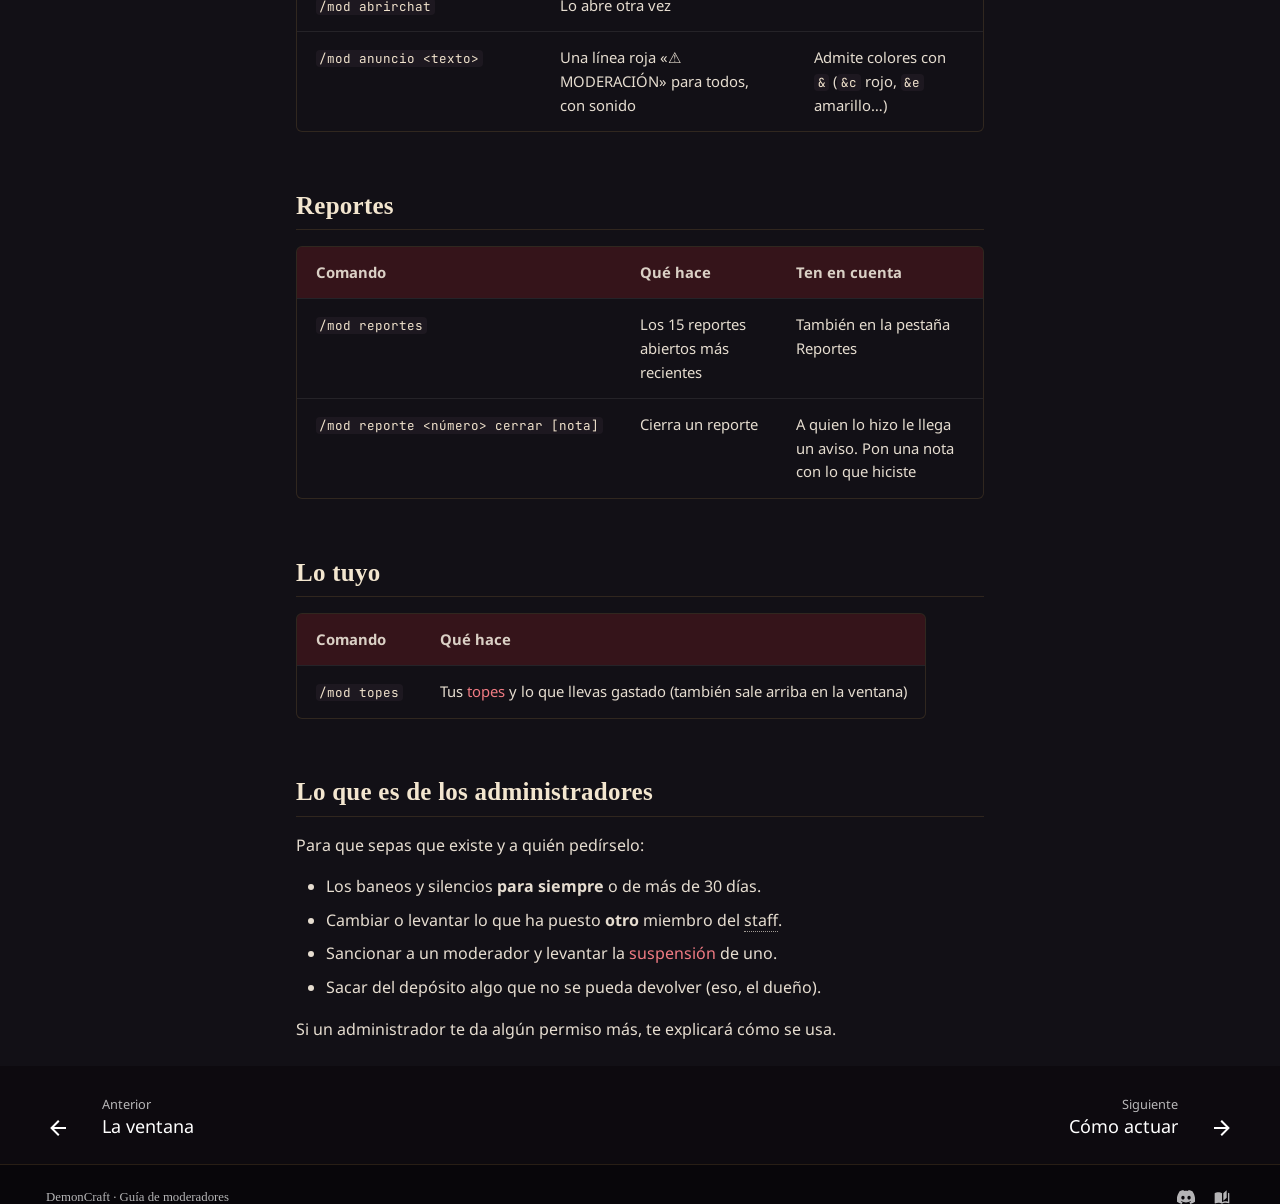
<file: comandos/index.html>
<!DOCTYPE html><html lang="es" class="no-js"><head>
    
      <meta charset="utf-8">
      <meta name="viewport" content="width=device-width,initial-scale=1">
      
        <meta name="description" content="Todos los comandos de un moderador de DemonCraft (/mod, /espectador y /gamemode), con lo que hace cada uno y lo que hay que tener en cuenta.">
      
      
        <meta name="author" content="DemonCraft">
      
      
        <link rel="canonical" href="https://slava1222.github.io/demoncraft-moderadores/comandos/">
      
      
        <link rel="prev" href="../ventana/">
      
      
        <link rel="next" href="../actuar/">
      
      
        
      
      
      <link rel="icon" href="../assets/img/marca/favicon.png">
      <meta name="generator" content="mkdocs-1.6.1, mkdocs-material-9.7.7">
    
    
      
        <title>Comandos - Guía de moderadores de DemonCraft</title>
      
    
    
      <link rel="stylesheet" href="../assets/stylesheets/main.ec1eaa64.min.css">
      
        
        <link rel="stylesheet" href="../assets/stylesheets/palette.ab4e12ef.min.css">
      
      
  
  
    
      
      
    
  
    
      
      
    
  
    
      
      
    
  
    
      
      
    
  
    
      
      
    
  
    
      
      
    
  
    
      
      
    
  
  
  <style>:root{--md-admonition-icon--note:url('data:image/svg+xml;charset=utf-8,%3Csvg%20xmlns%3D%22http%3A//www.w3.org/2000/svg%22%20viewBox%3D%220%200%2024%2024%22%3E%3Cpath%20d%3D%22M17%204v6l-2-2-2%202V4H9v16h10V4zM3%207V5h2V4a2%202%200%200%201%202-2h12c1.05%200%202%20.95%202%202v16c0%201.05-.95%202-2%202H7c-1.05%200-2-.95-2-2v-1H3v-2h2v-4H3v-2h2V7zm2-2v2h2V5zm0%2014h2v-2H5zm0-6h2v-2H5z%22/%3E%3C/svg%3E');--md-admonition-icon--tip:url('data:image/svg+xml;charset=utf-8,%3Csvg%20xmlns%3D%22http%3A//www.w3.org/2000/svg%22%20viewBox%3D%220%200%2024%2024%22%3E%3Cpath%20d%3D%22M20%2011h3v2h-3zM1%2011h3v2H1zM13%201v3h-2V1zM4.92%203.5l2.13%202.14-1.42%201.41L3.5%204.93zm12.03%202.13%202.12-2.13%201.43%201.43-2.13%202.12zM12%206a6%206%200%200%201%206%206c0%202.22-1.21%204.16-3%205.2V19a1%201%200%200%201-1%201h-4a1%201%200%200%201-1-1v-1.8c-1.79-1.04-3-2.98-3-5.2a6%206%200%200%201%206-6m2%2015v1a1%201%200%200%201-1%201h-2a1%201%200%200%201-1-1v-1zm-3-3h2v-2.13c1.73-.44%203-2.01%203-3.87a4%204%200%200%200-4-4%204%204%200%200%200-4%204c0%201.86%201.27%203.43%203%203.87z%22/%3E%3C/svg%3E');--md-admonition-icon--warning:url('data:image/svg+xml;charset=utf-8,%3Csvg%20xmlns%3D%22http%3A//www.w3.org/2000/svg%22%20viewBox%3D%220%200%2024%2024%22%3E%3Cpath%20d%3D%22M12%202%201%2021h22M12%206l7.53%2013H4.47M11%2010v4h2v-4m-2%206v2h2v-2%22/%3E%3C/svg%3E');--md-admonition-icon--danger:url('data:image/svg+xml;charset=utf-8,%3Csvg%20xmlns%3D%22http%3A//www.w3.org/2000/svg%22%20viewBox%3D%220%200%2024%2024%22%3E%3Cpath%20d%3D%22M8%2015a2%202%200%200%201-2-2%202%202%200%200%201%202-2%202%202%200%200%201%202%202%202%202%200%200%201-2%202m2.5%202%201.5-3%201.5%203zm5.5-2a2%202%200%200%201-2-2%202%202%200%200%201%202-2%202%202%200%200%201%202%202%202%202%200%200%201-2%202m6-4A10%2010%200%200%200%2012%201%2010%2010%200%200%200%202%2011c0%202.8%201.2%205.3%203%207.1V22h14v-3.9c1.8-1.8%203-4.3%203-7.1m-5%209h-2v-2h-2v2h-2v-2H9v2H7v-2.8c-1.8-1.5-3-3.7-3-6.2a8%208%200%200%201%208-8%208%208%200%200%201%208%208c0%202.5-1.2%204.8-3%206.2z%22/%3E%3C/svg%3E');--md-admonition-icon--info:url('data:image/svg+xml;charset=utf-8,%3Csvg%20xmlns%3D%22http%3A//www.w3.org/2000/svg%22%20viewBox%3D%220%200%2024%2024%22%3E%3Cpath%20d%3D%22M11%209h2V7h-2m1%2013c-4.41%200-8-3.59-8-8s3.59-8%208-8%208%203.59%208%208-3.59%208-8%208m0-18A10%2010%200%200%200%202%2012a10%2010%200%200%200%2010%2010%2010%2010%200%200%200%2010-10A10%2010%200%200%200%2012%202m-1%2015h2v-6h-2z%22/%3E%3C/svg%3E');--md-admonition-icon--example:url('data:image/svg+xml;charset=utf-8,%3Csvg%20xmlns%3D%22http%3A//www.w3.org/2000/svg%22%20viewBox%3D%220%200%2024%2024%22%3E%3Cpath%20d%3D%22m6.2%202.44%2011.9%2011.9%202.12-2.12%201.41%201.41-2.47%202.47%203.18%203.18c.39.39.39%201.02%200%201.41l-.71.71a.996.996%200%200%201-1.41%200L17%2018.23l-2.44%202.47-1.41-1.41%202.12-2.12-11.9-11.9V2.44zM15.89%2010l4.74-4.74V2.44H17.8l-4.74%204.74zm-4.95%205-2.83-2.87-2.21%202.21-2.12-2.12-1.41%201.41%202.47%202.47-3.18%203.19a.996.996%200%200%200%200%201.41l.71.71c.39.39%201.02.39%201.41%200L7%2018.23l2.44%202.47%201.41-1.41-2.12-2.12z%22/%3E%3C/svg%3E');--md-admonition-icon--question:url('data:image/svg+xml;charset=utf-8,%3Csvg%20xmlns%3D%22http%3A//www.w3.org/2000/svg%22%20viewBox%3D%220%200%2024%2024%22%3E%3Cpath%20d%3D%22M11%2018h2v-2h-2zm1-16A10%2010%200%200%200%202%2012a10%2010%200%200%200%2010%2010%2010%2010%200%200%200%2010-10A10%2010%200%200%200%2012%202m0%2018c-4.41%200-8-3.59-8-8s3.59-8%208-8%208%203.59%208%208-3.59%208-8%208m0-14a4%204%200%200%200-4%204h2a2%202%200%200%201%202-2%202%202%200%200%201%202%202c0%202-3%201.75-3%205h2c0-2.25%203-2.5%203-5a4%204%200%200%200-4-4%22/%3E%3C/svg%3E');}</style>



    
    
      
    
    
      
        
        
        <link rel="preconnect" href="https://fonts.gstatic.com" crossorigin="">
        <link rel="stylesheet" href="https://fonts.googleapis.com/css?family=Noto+Sans:300,300i,400,400i,700,700i%7CJetBrains+Mono:400,400i,700,700i&amp;display=fallback">
        <style>:root{--md-text-font:"Noto Sans";--md-code-font:"JetBrains Mono"}</style>
      
    
    
      <link rel="stylesheet" href="../assets/css/demoncraft.css">
    
    <script>__md_scope=new URL("..",location),__md_hash=e=>[...e].reduce(((e,_)=>(e<<5)-e+_.charCodeAt(0)),0),__md_get=(e,_=localStorage,t=__md_scope)=>JSON.parse(_.getItem(t.pathname+"."+e)),__md_set=(e,_,t=localStorage,a=__md_scope)=>{try{t.setItem(a.pathname+"."+e,JSON.stringify(_))}catch(e){}}</script>
    
      

    
    
  <link href="../assets/stylesheets/glightbox.min.css" rel="stylesheet"><script src="../assets/javascripts/glightbox.min.js"></script><style id="glightbox-style">
            html.glightbox-open { overflow: initial; height: 100%; }
            .gslide-title { margin-top: 0px; user-select: text; }
            .gslide-desc { color: #666; user-select: text; }
            .gslide-image img { background: white; }
            .gscrollbar-fixer { padding-right: 15px; }
            .gdesc-inner { font-size: 0.75rem; }
            body[data-md-color-scheme="slate"] .gdesc-inner { background: var(--md-default-bg-color); }
            body[data-md-color-scheme="slate"] .gslide-title { color: var(--md-default-fg-color); }
            body[data-md-color-scheme="slate"] .gslide-desc { color: var(--md-default-fg-color); }
        </style></head>
  
  
    
    
      
    
    
    
    
    <body dir="ltr" data-md-color-scheme="slate" data-md-color-primary="custom" data-md-color-accent="custom">
  
    
    <input class="md-toggle" data-md-toggle="drawer" type="checkbox" id="__drawer" autocomplete="off">
    <input class="md-toggle" data-md-toggle="search" type="checkbox" id="__search" autocomplete="off">
    <label class="md-overlay" for="__drawer"></label>
    <div data-md-component="skip">
      
        
        <a href="#comandos" class="md-skip">
          Saltar a contenido
        </a>
      
    </div>
    <div data-md-component="announce">
      
    </div>
    
    
      

<header class="md-header" data-md-component="header">
  <nav class="md-header__inner md-grid" aria-label="Cabecera">
    <a href=".." title="Guía de moderadores de DemonCraft" class="md-header__button md-logo" aria-label="Guía de moderadores de DemonCraft" data-md-component="logo">
      
  <img src="../assets/img/marca/icono.png" alt="logo">

    </a>
    <label class="md-header__button md-icon" for="__drawer">
      
      <svg xmlns="http://www.w3.org/2000/svg" viewBox="0 0 24 24"><path d="M3 6h18v2H3zm0 5h18v2H3zm0 5h18v2H3z"></path></svg>
    </label>
    <div class="md-header__title" data-md-component="header-title">
      <div class="md-header__ellipsis">
        <div class="md-header__topic">
          <span class="md-ellipsis">
            Guía de moderadores de DemonCraft
          </span>
        </div>
        <div class="md-header__topic" data-md-component="header-topic">
          <span class="md-ellipsis">
            
              Comandos
            
          </span>
        </div>
      </div>
    </div>
    
      
        <form class="md-header__option" data-md-component="palette">
  
    
    
    
    <input class="md-option" data-md-color-media="" data-md-color-scheme="slate" data-md-color-primary="custom" data-md-color-accent="custom" aria-label="Cambiar a modo claro" type="radio" name="__palette" id="__palette_0">
    
      <label class="md-header__button md-icon" title="Cambiar a modo claro" for="__palette_1" hidden="">
        <svg xmlns="http://www.w3.org/2000/svg" viewBox="0 0 24 24"><path d="M12 7a5 5 0 0 1 5 5 5 5 0 0 1-5 5 5 5 0 0 1-5-5 5 5 0 0 1 5-5m0 2a3 3 0 0 0-3 3 3 3 0 0 0 3 3 3 3 0 0 0 3-3 3 3 0 0 0-3-3m0-7 2.39 3.42C13.65 5.15 12.84 5 12 5s-1.65.15-2.39.42zM3.34 7l4.16-.35A7.2 7.2 0 0 0 5.94 8.5c-.44.74-.69 1.5-.83 2.29zm.02 10 1.76-3.77a7.131 7.131 0 0 0 2.38 4.14zM20.65 7l-1.77 3.79a7.02 7.02 0 0 0-2.38-4.15zm-.01 10-4.14.36c.59-.51 1.12-1.14 1.54-1.86.42-.73.69-1.5.83-2.29zM12 22l-2.41-3.44c.74.27 1.55.44 2.41.44.82 0 1.63-.17 2.37-.44z"></path></svg>
      </label>
    
  
    
    
    
    <input class="md-option" data-md-color-media="" data-md-color-scheme="default" data-md-color-primary="custom" data-md-color-accent="custom" aria-label="Cambiar a modo oscuro" type="radio" name="__palette" id="__palette_1">
    
      <label class="md-header__button md-icon" title="Cambiar a modo oscuro" for="__palette_0" hidden="">
        <svg xmlns="http://www.w3.org/2000/svg" viewBox="0 0 24 24"><path d="m17.75 4.09-2.53 1.94.91 3.06-2.63-1.81-2.63 1.81.91-3.06-2.53-1.94L12.44 4l1.06-3 1.06 3zm3.5 6.91-1.64 1.25.59 1.98-1.7-1.17-1.7 1.17.59-1.98L15.75 11l2.06-.05L18.5 9l.69 1.95zm-2.28 4.95c.83-.08 1.72 1.1 1.19 1.85-.32.45-.66.87-1.08 1.27C15.17 23 8.84 23 4.94 19.07c-3.91-3.9-3.91-10.24 0-14.14.4-.4.82-.76 1.27-1.08.75-.53 1.93.36 1.85 1.19-.27 2.86.69 5.83 2.89 8.02a9.96 9.96 0 0 0 8.02 2.89m-1.64 2.02a12.08 12.08 0 0 1-7.8-3.47c-2.17-2.19-3.33-5-3.49-7.82-2.81 3.14-2.7 7.96.31 10.98 3.02 3.01 7.84 3.12 10.98.31"></path></svg>
      </label>
    
  
</form>
      
    
    
      <script>var palette=__md_get("__palette");if(palette&&palette.color){if("(prefers-color-scheme)"===palette.color.media){var media=matchMedia("(prefers-color-scheme: light)"),input=document.querySelector(media.matches?"[data-md-color-media='(prefers-color-scheme: light)']":"[data-md-color-media='(prefers-color-scheme: dark)']");palette.color.media=input.getAttribute("data-md-color-media"),palette.color.scheme=input.getAttribute("data-md-color-scheme"),palette.color.primary=input.getAttribute("data-md-color-primary"),palette.color.accent=input.getAttribute("data-md-color-accent")}for(var[key,value]of Object.entries(palette.color))document.body.setAttribute("data-md-color-"+key,value)}</script>
    
    
    
      
      
        <label class="md-header__button md-icon" for="__search">
          
          <svg xmlns="http://www.w3.org/2000/svg" viewBox="0 0 24 24"><path d="M9.5 3A6.5 6.5 0 0 1 16 9.5c0 1.61-.59 3.09-1.56 4.23l.27.27h.79l5 5-1.5 1.5-5-5v-.79l-.27-.27A6.52 6.52 0 0 1 9.5 16 6.5 6.5 0 0 1 3 9.5 6.5 6.5 0 0 1 9.5 3m0 2C7 5 5 7 5 9.5S7 14 9.5 14 14 12 14 9.5 12 5 9.5 5"></path></svg>
        </label>
        <div class="md-search" data-md-component="search" role="dialog">
  <label class="md-search__overlay" for="__search"></label>
  <div class="md-search__inner" role="search">
    <form class="md-search__form" name="search">
      <input type="text" class="md-search__input" name="query" aria-label="Búsqueda" placeholder="Búsqueda" autocapitalize="off" autocorrect="off" autocomplete="off" spellcheck="false" data-md-component="search-query" required="">
      <label class="md-search__icon md-icon" for="__search">
        
        <svg xmlns="http://www.w3.org/2000/svg" viewBox="0 0 24 24"><path d="M9.5 3A6.5 6.5 0 0 1 16 9.5c0 1.61-.59 3.09-1.56 4.23l.27.27h.79l5 5-1.5 1.5-5-5v-.79l-.27-.27A6.52 6.52 0 0 1 9.5 16 6.5 6.5 0 0 1 3 9.5 6.5 6.5 0 0 1 9.5 3m0 2C7 5 5 7 5 9.5S7 14 9.5 14 14 12 14 9.5 12 5 9.5 5"></path></svg>
        
        <svg xmlns="http://www.w3.org/2000/svg" viewBox="0 0 24 24"><path d="M20 11v2H8l5.5 5.5-1.42 1.42L4.16 12l7.92-7.92L13.5 5.5 8 11z"></path></svg>
      </label>
      <nav class="md-search__options" aria-label="Buscar">
        
          <a href="javascript:void(0)" class="md-search__icon md-icon" title="Compartir" aria-label="Compartir" data-clipboard="" data-clipboard-text="" data-md-component="search-share" tabindex="-1">
            
            <svg xmlns="http://www.w3.org/2000/svg" viewBox="0 0 24 24"><path d="M18 16.08c-.76 0-1.44.3-1.96.77L8.91 12.7c.05-.23.09-.46.09-.7s-.04-.47-.09-.7l7.05-4.11c.54.5 1.25.81 2.04.81a3 3 0 0 0 3-3 3 3 0 0 0-3-3 3 3 0 0 0-3 3c0 .24.04.47.09.7L8.04 9.81C7.5 9.31 6.79 9 6 9a3 3 0 0 0-3 3 3 3 0 0 0 3 3c.79 0 1.5-.31 2.04-.81l7.12 4.15c-.05.21-.08.43-.08.66 0 1.61 1.31 2.91 2.92 2.91s2.92-1.3 2.92-2.91A2.92 2.92 0 0 0 18 16.08"></path></svg>
          </a>
        
        <button type="reset" class="md-search__icon md-icon" title="Limpiar" aria-label="Limpiar" tabindex="-1">
          
          <svg xmlns="http://www.w3.org/2000/svg" viewBox="0 0 24 24"><path d="M19 6.41 17.59 5 12 10.59 6.41 5 5 6.41 10.59 12 5 17.59 6.41 19 12 13.41 17.59 19 19 17.59 13.41 12z"></path></svg>
        </button>
      </nav>
      
        <div class="md-search__suggest" data-md-component="search-suggest"></div>
      
    </form>
    <div class="md-search__output">
      <div class="md-search__scrollwrap" tabindex="0" data-md-scrollfix="">
        <div class="md-search-result" data-md-component="search-result">
          <div class="md-search-result__meta">
            Inicializando búsqueda
          </div>
          <ol class="md-search-result__list" role="presentation"></ol>
        </div>
      </div>
    </div>
  </div>
</div>
      
    
    
  </nav>
  
</header>
    
    <div class="md-container" data-md-component="container">
      
      
        
          
            
<nav class="md-tabs" aria-label="Pestañas" data-md-component="tabs">
  <div class="md-grid">
    <ul class="md-tabs__list">
      
        
  
  
  
  
    <li class="md-tabs__item">
      <a href=".." class="md-tabs__link">
        
  
  
    
  
  Inicio

      </a>
    </li>
  

      
        
  
  
  
  
    <li class="md-tabs__item">
      <a href="../empezar/" class="md-tabs__link">
        
  
  
    
  
  Antes de empezar

      </a>
    </li>
  

      
        
  
  
  
  
    <li class="md-tabs__item">
      <a href="../ventana/" class="md-tabs__link">
        
  
  
    
  
  La ventana

      </a>
    </li>
  

      
        
  
  
  
    
  
  
    <li class="md-tabs__item md-tabs__item--active">
      <a href="./" class="md-tabs__link">
        
  
  
    
  
  Comandos

      </a>
    </li>
  

      
        
  
  
  
  
    <li class="md-tabs__item">
      <a href="../actuar/" class="md-tabs__link">
        
  
  
    
  
  Cómo actuar

      </a>
    </li>
  

      
        
  
  
  
  
    <li class="md-tabs__item">
      <a href="../limites/" class="md-tabs__link">
        
  
  
    
  
  Tus límites

      </a>
    </li>
  

      
        
  
  
  
  
    <li class="md-tabs__item">
      <a href="../avisos/" class="md-tabs__link">
        
  
  
    
  
  Avisos y ayuda

      </a>
    </li>
  

      
        
  
  
  
  
    <li class="md-tabs__item">
      <a href="../faq/" class="md-tabs__link">
        
  
  
    
  
  Preguntas frecuentes

      </a>
    </li>
  

      
    </ul>
  </div>
</nav>
          
        
      
      <main class="md-main" data-md-component="main">
        <div class="md-main__inner md-grid">
          
            
              
              <div class="md-sidebar md-sidebar--primary" data-md-component="sidebar" data-md-type="navigation">
                <div class="md-sidebar__scrollwrap">
                  <div class="md-sidebar__inner">
                    


  


<nav class="md-nav md-nav--primary md-nav--lifted" aria-label="Navegación" data-md-level="0">
  <label class="md-nav__title" for="__drawer">
    <a href=".." title="Guía de moderadores de DemonCraft" class="md-nav__button md-logo" aria-label="Guía de moderadores de DemonCraft" data-md-component="logo">
      
  <img src="../assets/img/marca/icono.png" alt="logo">

    </a>
    Guía de moderadores de DemonCraft
  </label>
  
  <ul class="md-nav__list" data-md-scrollfix="">
    
      
      
  
  
  
  
    <li class="md-nav__item">
      <a href=".." class="md-nav__link">
        
  
  
  <span class="md-ellipsis">
    
  
    Inicio
  

    
  </span>
  
  

      </a>
    </li>
  

    
      
      
  
  
  
  
    <li class="md-nav__item">
      <a href="../empezar/" class="md-nav__link">
        
  
  
  <span class="md-ellipsis">
    
  
    Antes de empezar
  

    
  </span>
  
  

      </a>
    </li>
  

    
      
      
  
  
  
  
    <li class="md-nav__item">
      <a href="../ventana/" class="md-nav__link">
        
  
  
  <span class="md-ellipsis">
    
  
    La ventana
  

    
  </span>
  
  

      </a>
    </li>
  

    
      
      
  
  
    
  
  
  
    <li class="md-nav__item md-nav__item--active">
      
      <input class="md-nav__toggle md-toggle" type="checkbox" id="__toc">
      
      
        
      
      
        <label class="md-nav__link md-nav__link--active" for="__toc">
          
  
  
  <span class="md-ellipsis">
    
  
    Comandos
  

    
  </span>
  
  

          <span class="md-nav__icon md-icon"></span>
        </label>
      
      <a href="./" class="md-nav__link md-nav__link--active">
        
  
  
  <span class="md-ellipsis">
    
  
    Comandos
  

    
  </span>
  
  

      </a>
      
        

<nav class="md-nav md-nav--secondary" aria-label="Tabla de contenidos">
  
  
  
    
  
  
    <label class="md-nav__title" for="__toc">
      <span class="md-nav__icon md-icon"></span>
      Tabla de contenidos
    </label>
    <ul class="md-nav__list" data-md-component="toc" data-md-scrollfix="">
      
        <li class="md-nav__item">
  <a href="#sanciones" class="md-nav__link">
    <span class="md-ellipsis">
      
        Sanciones
      
    </span>
  </a>
  
</li>
      
        <li class="md-nav__item">
  <a href="#revisar-y-moverte" class="md-nav__link">
    <span class="md-ellipsis">
      
        Revisar y moverte
      
    </span>
  </a>
  
</li>
      
        <li class="md-nav__item">
  <a href="#tu-modo-de-juego" class="md-nav__link">
    <span class="md-ellipsis">
      
        Tu modo de juego
      
    </span>
  </a>
  
</li>
      
        <li class="md-nav__item">
  <a href="#inventario-y-deposito" class="md-nav__link">
    <span class="md-ellipsis">
      
        Inventario y depósito
      
    </span>
  </a>
  
</li>
      
        <li class="md-nav__item">
  <a href="#chat" class="md-nav__link">
    <span class="md-ellipsis">
      
        Chat
      
    </span>
  </a>
  
</li>
      
        <li class="md-nav__item">
  <a href="#reportes" class="md-nav__link">
    <span class="md-ellipsis">
      
        Reportes
      
    </span>
  </a>
  
</li>
      
        <li class="md-nav__item">
  <a href="#lo-tuyo" class="md-nav__link">
    <span class="md-ellipsis">
      
        Lo tuyo
      
    </span>
  </a>
  
</li>
      
        <li class="md-nav__item">
  <a href="#lo-que-es-de-los-administradores" class="md-nav__link">
    <span class="md-ellipsis">
      
        Lo que es de los administradores
      
    </span>
  </a>
  
</li>
      
    </ul>
  
</nav>
      
    </li>
  

    
      
      
  
  
  
  
    <li class="md-nav__item">
      <a href="../actuar/" class="md-nav__link">
        
  
  
  <span class="md-ellipsis">
    
  
    Cómo actuar
  

    
  </span>
  
  

      </a>
    </li>
  

    
      
      
  
  
  
  
    <li class="md-nav__item">
      <a href="../limites/" class="md-nav__link">
        
  
  
  <span class="md-ellipsis">
    
  
    Tus límites
  

    
  </span>
  
  

      </a>
    </li>
  

    
      
      
  
  
  
  
    <li class="md-nav__item">
      <a href="../avisos/" class="md-nav__link">
        
  
  
  <span class="md-ellipsis">
    
  
    Avisos y ayuda
  

    
  </span>
  
  

      </a>
    </li>
  

    
      
      
  
  
  
  
    <li class="md-nav__item">
      <a href="../faq/" class="md-nav__link">
        
  
  
  <span class="md-ellipsis">
    
  
    Preguntas frecuentes
  

    
  </span>
  
  

      </a>
    </li>
  

    
  </ul>
</nav>
                  </div>
                </div>
              </div>
            
            
              
              <div class="md-sidebar md-sidebar--secondary" data-md-component="sidebar" data-md-type="toc">
                <div class="md-sidebar__scrollwrap">
                  <div class="md-sidebar__inner">
                    

<nav class="md-nav md-nav--secondary" aria-label="Tabla de contenidos">
  
  
  
    
  
  
    <label class="md-nav__title" for="__toc">
      <span class="md-nav__icon md-icon"></span>
      Tabla de contenidos
    </label>
    <ul class="md-nav__list" data-md-component="toc" data-md-scrollfix="">
      
        <li class="md-nav__item">
  <a href="#sanciones" class="md-nav__link">
    <span class="md-ellipsis">
      
        Sanciones
      
    </span>
  </a>
  
</li>
      
        <li class="md-nav__item">
  <a href="#revisar-y-moverte" class="md-nav__link">
    <span class="md-ellipsis">
      
        Revisar y moverte
      
    </span>
  </a>
  
</li>
      
        <li class="md-nav__item">
  <a href="#tu-modo-de-juego" class="md-nav__link">
    <span class="md-ellipsis">
      
        Tu modo de juego
      
    </span>
  </a>
  
</li>
      
        <li class="md-nav__item">
  <a href="#inventario-y-deposito" class="md-nav__link">
    <span class="md-ellipsis">
      
        Inventario y depósito
      
    </span>
  </a>
  
</li>
      
        <li class="md-nav__item">
  <a href="#chat" class="md-nav__link">
    <span class="md-ellipsis">
      
        Chat
      
    </span>
  </a>
  
</li>
      
        <li class="md-nav__item">
  <a href="#reportes" class="md-nav__link">
    <span class="md-ellipsis">
      
        Reportes
      
    </span>
  </a>
  
</li>
      
        <li class="md-nav__item">
  <a href="#lo-tuyo" class="md-nav__link">
    <span class="md-ellipsis">
      
        Lo tuyo
      
    </span>
  </a>
  
</li>
      
        <li class="md-nav__item">
  <a href="#lo-que-es-de-los-administradores" class="md-nav__link">
    <span class="md-ellipsis">
      
        Lo que es de los administradores
      
    </span>
  </a>
  
</li>
      
    </ul>
  
</nav>
                  </div>
                </div>
              </div>
            
          
          
            <div class="md-content" data-md-component="content">
              
              <article class="md-content__inner md-typeset">
                
                  



<h1 id="comandos">Comandos<a class="headerlink" href="#comandos" title="Permanent link">#</a></h1>
<p>Todo lo de esta página también se puede hacer con botones desde la <a href="../ventana/">ventana</a>. <strong><code>/mod</code></strong> y <strong><code>/moderacion</code></strong>
son lo mismo: <code>/mod banear …</code> es igual que <code>/moderacion banear …</code>. Al pulsar <span class="keys"><kbd class="key-tab">Tab</kbd></span> te sugiere los nombres de los
conectados.</p>
<h2 id="sanciones">Sanciones<a class="headerlink" href="#sanciones" title="Permanent link">#</a></h2>
<table>
<thead>
<tr>
<th>Comando</th>
<th>Qué hace</th>
<th>Ten en cuenta</th>
</tr>
</thead>
<tbody>
<tr>
<td><code>/mod avisar &lt;jugador&gt; &lt;motivo&gt;</code></td>
<td>Un aviso formal: le llega en el chat y en pantalla, con sonido</td>
<td>El motivo es obligatorio. <strong>Tres avisos en 7 días</strong> le silencian 1 hora automáticamente</td>
</tr>
<tr>
<td><code>/mod borraravisos &lt;jugador&gt;</code></td>
<td>Borra sus avisos</td>
<td>Solo si <strong>todos</strong> son tuyos</td>
</tr>
<tr>
<td><code>/mod silenciar &lt;jugador&gt; [duración] [motivo]</code></td>
<td>No puede escribir en el chat, el chat de clan, los privados, <code>/me</code> ni <code>/say</code>. Se anuncia a todos</td>
<td>Como mucho <strong>30 días</strong>, nunca para siempre. <strong>No silencia el chat de voz</strong></td>
</tr>
<tr>
<td><code>/mod quitarsilencio &lt;jugador&gt;</code></td>
<td>Puede volver a escribir</td>
<td>Los silencios que pusiste tú y los automáticos</td>
</tr>
<tr>
<td><code>/mod expulsar &lt;jugador&gt; [motivo]</code></td>
<td>Le echa del servidor con un mensaje (puede volver a entrar). Se anuncia a todos</td>
<td>Solo si está conectado</td>
</tr>
<tr>
<td><code>/mod banear &lt;jugador&gt; [duración] [motivo]</code></td>
<td>No puede entrar hasta que se cumpla. Se anuncia a todos y, si está dentro, le echa</td>
<td>Como mucho <strong>30 días</strong>, nunca para siempre. Si ya lo baneó otro, no puedes cambiar ese baneo</td>
</tr>
<tr>
<td><code>/mod desbanear &lt;jugador&gt;</code></td>
<td>Levanta un baneo</td>
<td>Solo los que pusiste tú</td>
</tr>
</tbody>
</table>
<p><strong>Duraciones</strong>: <code>30m</code> (minutos), <code>2h</code> (horas), <code>7d</code> (días) o <code>45s</code> (segundos); un número solo son minutos. <strong>Sin
duración, 1 hora.</strong></p>
<p><strong>Motivo</strong>: escríbelo siempre. Lo ve el jugador, sale en el anuncio y queda en el historial. Si no pones ninguno, saldrá
«Incumplir las normas del servidor». Al silenciar o banear, <strong>el motivo va detrás de la duración</strong>: sin duración delante,
no se entiende.</p>
<div class="highlight"><span class="filename">Ejemplos</span><pre><span></span><code><a id="__codelineno-0-1" name="__codelineno-0-1" href="#__codelineno-0-1"></a>/mod avisar Kaito22 Insultar en el chat
<a id="__codelineno-0-2" name="__codelineno-0-2" href="#__codelineno-0-2"></a>/mod silenciar Kaito22 2h Insultos después de un aviso
<a id="__codelineno-0-3" name="__codelineno-0-3" href="#__codelineno-0-3"></a>/mod banear Kaito22 7d Usar un programa de trampas (vuelo)
</code></pre></div>
<h2 id="revisar-y-moverte">Revisar y moverte<a class="headerlink" href="#revisar-y-moverte" title="Permanent link">#</a></h2>
<table>
<thead>
<tr>
<th>Comando</th>
<th>Qué hace</th>
<th>Ten en cuenta</th>
</tr>
</thead>
<tbody>
<tr>
<td><code>/mod congelar &lt;jugador&gt;</code></td>
<td>No se mueve, no pega, no recibe daño ni usa nada; solo puede hablar</td>
<td>Solo si está conectado. <strong>Si se desconecta, deja de estar congelado</strong> (te llega un aviso), y también al reiniciar el servidor</td>
</tr>
<tr>
<td><code>/mod descongelar &lt;jugador&gt;</code></td>
<td>Le suelta</td>
<td></td>
</tr>
<tr>
<td><code>/mod ir &lt;jugador&gt;</code></td>
<td>Te lleva a su lado</td>
<td>Solo si está conectado</td>
</tr>
<tr>
<td><code>/mod traer &lt;jugador&gt;</code></td>
<td>Le trae a tu lado (si estaba congelado, sigue congelado ahí)</td>
<td>Solo si está conectado. <strong>Tú, pisando suelo</strong>: ni volando ni en espectador, para que no aparezca en el aire ni dentro de una pared</td>
</tr>
</tbody>
</table>
<h2 id="tu-modo-de-juego">Tu modo de juego<a class="headerlink" href="#tu-modo-de-juego" title="Permanent link">#</a></h2>
<table>
<thead>
<tr>
<th>Comando</th>
<th>Qué hace</th>
<th>Ten en cuenta</th>
</tr>
</thead>
<tbody>
<tr>
<td><code>/espectador</code></td>
<td>Te pone en espectador para mirar sin que te vean. Otra vez, vuelves al mismo sitio y modo</td>
<td>Queda en el historial</td>
</tr>
<tr>
<td><code>/gamemode spectator</code></td>
<td>Te pone en espectador, como <code>/espectador</code></td>
<td>Para volver: <code>/espectador</code> otra vez o <code>/gamemode survival</code></td>
</tr>
<tr>
<td><code>/gamemode creative</code></td>
<td>El <strong>creativo vigilado</strong>: vuelas y nadie te hace daño, pero no sacas nada del creativo ni coges, colocas o abres cofres. Tu inventario se guarda</td>
<td>Te ven: para que no te vean, el espectador. <a href="../limites/#en-creativo">Sus límites</a></td>
</tr>
<tr>
<td><code>/gamemode survival</code></td>
<td>Vuelves a supervivencia: del creativo, con tu inventario entero; del espectador, al sitio donde estabas</td>
<td>Siempre se puede</td>
</tr>
</tbody>
</table>
<ul>
<li><strong>Solo a ti mismo</strong> y solo esos tres modos (también en castellano: <code>creativo</code>, <code>espectador</code>, <code>supervivencia</code>). Con el
  nombre de otro sale <em>«Solo puedes cambiar tu propio modo de juego»</em>.</li>
<li><strong>Con botones</strong>: abre <code>/mod</code> y, antes de elegir a nadie, abajo a la derecha está <strong>Tu modo de juego</strong>
  (<a href="../ventana/#tu-modo-de-juego">ver</a>).</li>
<li><strong>Cuándo no</strong>: para pasar a creativo o a espectador no puedes estar en un duelo, en una escena ni en plena pelea, ni
  tener las herramientas <a href="../limites/#el-freno">suspendidas</a>. Volver a supervivencia se puede siempre.</li>
<li>Si el chat no te lo sugiere al escribirlo, escríbelo entero y pulsa <span class="keys"><kbd class="key-enter">Enter</kbd></span>: funciona igual.</li>
<li>Cada cambio de modo queda en el historial y lo ve el resto del <abbr title="El equipo del servidor: moderadores, administradores y el dueño">staff</abbr>.</li>
</ul>
<p><strong>¿Para qué el creativo?</strong> Para <strong>seguir de cerca</strong> a alguien (si vuela con trampas, si se cuela donde no debe) y para
<strong>moverte deprisa</strong> por el mapa sin que nadie te pueda pegar. Para lo demás (hablar por privado, comprar, viajar, tu
casa…), vuelve a supervivencia.</p>
<h2 id="inventario-y-deposito">Inventario y depósito<a class="headerlink" href="#inventario-y-deposito" title="Permanent link">#</a></h2>
<table>
<thead>
<tr>
<th>Comando</th>
<th>Qué hace</th>
<th>Ten en cuenta</th>
</tr>
</thead>
<tbody>
<tr>
<td><code>/mod inventario &lt;jugador&gt;</code></td>
<td>Ves su inventario, con la <a href="../ventana/#la-mochila">mochila de la espalda</a> en su hueco. Un clic en un objeto se lo retira a su <strong>depósito</strong></td>
<td>Desconectado, sin iniciar sesión o en un duelo: solo mirar. Su katana y los objetos de misión no se retiran</td>
</tr>
<tr>
<td><code>/mod ender &lt;jugador&gt;</code></td>
<td>Lo mismo con su cofre de ender (filas 1-3) y su bolsa de viaje (filas 4-5)</td>
<td></td>
</tr>
<tr>
<td><code>/mod deposito &lt;jugador&gt;</code></td>
<td>Lo que se le ha retirado, con su número</td>
<td></td>
</tr>
<tr>
<td><code>/mod devolver &lt;jugador&gt; [número o todo]</code></td>
<td>Se lo devuelve: a su inventario o, si no cabe o no está, a su buzón del Mercado</td>
<td>Sin número, todo</td>
</tr>
</tbody>
</table>
<p>Más sobre el inventario y el depósito en <a href="../ventana/#su-inventario-y-su-deposito">La ventana</a>.</p>
<h2 id="chat">Chat<a class="headerlink" href="#chat" title="Permanent link">#</a></h2>
<table>
<thead>
<tr>
<th>Comando</th>
<th>Qué hace</th>
<th>Ten en cuenta</th>
</tr>
</thead>
<tbody>
<tr>
<td><code>/mod limpiarchat</code></td>
<td>Limpia el chat de todos</td>
<td></td>
</tr>
<tr>
<td><code>/mod modolento &lt;segundos&gt;</code></td>
<td>Cada jugador puede escribir un mensaje cada tantos segundos (<code>0</code> lo quita; como mucho 600)</td>
<td>Al <abbr title="El equipo del servidor: moderadores, administradores y el dueño">staff</abbr> no le afecta, ni a los privados</td>
</tr>
<tr>
<td><code>/mod cerrarchat</code></td>
<td>Cierra el chat público</td>
<td>El <abbr title="El equipo del servidor: moderadores, administradores y el dueño">staff</abbr> sigue hablando y los privados siguen funcionando</td>
</tr>
<tr>
<td><code>/mod abrirchat</code></td>
<td>Lo abre otra vez</td>
<td></td>
</tr>
<tr>
<td><code>/mod anuncio &lt;texto&gt;</code></td>
<td>Una línea roja «⚠ MODERACIÓN» para todos, con sonido</td>
<td>Admite colores con <code>&amp;</code> (<code>&amp;c</code> rojo, <code>&amp;e</code> amarillo…)</td>
</tr>
</tbody>
</table>
<h2 id="reportes">Reportes<a class="headerlink" href="#reportes" title="Permanent link">#</a></h2>
<table>
<thead>
<tr>
<th>Comando</th>
<th>Qué hace</th>
<th>Ten en cuenta</th>
</tr>
</thead>
<tbody>
<tr>
<td><code>/mod reportes</code></td>
<td>Los 15 reportes abiertos más recientes</td>
<td>También en la pestaña Reportes</td>
</tr>
<tr>
<td><code>/mod reporte &lt;número&gt; cerrar [nota]</code></td>
<td>Cierra un reporte</td>
<td>A quien lo hizo le llega un aviso. Pon una nota con lo que hiciste</td>
</tr>
</tbody>
</table>
<h2 id="lo-tuyo">Lo tuyo<a class="headerlink" href="#lo-tuyo" title="Permanent link">#</a></h2>
<table>
<thead>
<tr>
<th>Comando</th>
<th>Qué hace</th>
</tr>
</thead>
<tbody>
<tr>
<td><code>/mod topes</code></td>
<td>Tus <a href="../limites/#tus-topes">topes</a> y lo que llevas gastado (también sale arriba en la ventana)</td>
</tr>
</tbody>
</table>
<h2 id="lo-que-es-de-los-administradores">Lo que es de los administradores<a class="headerlink" href="#lo-que-es-de-los-administradores" title="Permanent link">#</a></h2>
<p>Para que sepas que existe y a quién pedírselo:</p>
<ul>
<li>Los baneos y silencios <strong>para siempre</strong> o de más de 30 días.</li>
<li>Cambiar o levantar lo que ha puesto <strong>otro</strong> miembro del <abbr title="El equipo del servidor: moderadores, administradores y el dueño">staff</abbr>.</li>
<li>Sancionar a un moderador y levantar la <a href="../limites/#el-freno">suspensión</a> de uno.</li>
<li>Sacar del depósito algo que no se pueda devolver (eso, el dueño).</li>
</ul>
<p>Si un administrador te da algún permiso más, te explicará cómo se usa.</p>







  
  






                
              </article>
            </div>
          
          
  <script>var tabs=__md_get("__tabs");if(Array.isArray(tabs))e:for(var set of document.querySelectorAll(".tabbed-set")){var labels=set.querySelector(".tabbed-labels");for(var tab of tabs)for(var label of labels.getElementsByTagName("label"))if(label.innerText.trim()===tab){var input=document.getElementById(label.htmlFor);input.checked=!0;continue e}}</script>

<script>var target=document.getElementById(location.hash.slice(1));target&&target.name&&(target.checked=target.name.startsWith("__tabbed_"))</script>
        </div>
        
          <button type="button" class="md-top md-icon" data-md-component="top" hidden="">
  
  <svg xmlns="http://www.w3.org/2000/svg" viewBox="0 0 24 24"><path d="M13 20h-2V8l-5.5 5.5-1.42-1.42L12 4.16l7.92 7.92-1.42 1.42L13 8z"></path></svg>
  Volver al principio
</button>
        
      </main>
      
        <footer class="md-footer">
  
    
      
      <nav class="md-footer__inner md-grid" aria-label="Pie">
        
          
          <a href="../ventana/" class="md-footer__link md-footer__link--prev" aria-label="Anterior: La ventana">
            <div class="md-footer__button md-icon">
              
              <svg xmlns="http://www.w3.org/2000/svg" viewBox="0 0 24 24"><path d="M20 11v2H8l5.5 5.5-1.42 1.42L4.16 12l7.92-7.92L13.5 5.5 8 11z"></path></svg>
            </div>
            <div class="md-footer__title">
              <span class="md-footer__direction">
                Anterior
              </span>
              <div class="md-ellipsis">
                La ventana
              </div>
            </div>
          </a>
        
        
          
          <a href="../actuar/" class="md-footer__link md-footer__link--next" aria-label="Siguiente: Cómo actuar">
            <div class="md-footer__title">
              <span class="md-footer__direction">
                Siguiente
              </span>
              <div class="md-ellipsis">
                Cómo actuar
              </div>
            </div>
            <div class="md-footer__button md-icon">
              
              <svg xmlns="http://www.w3.org/2000/svg" viewBox="0 0 24 24"><path d="M4 11v2h12l-5.5 5.5 1.42 1.42L19.84 12l-7.92-7.92L10.5 5.5 16 11z"></path></svg>
            </div>
          </a>
        
      </nav>
    
  
  <div class="md-footer-meta md-typeset">
    <div class="md-footer-meta__inner md-grid">
      <div class="md-copyright">
  
    <div class="md-copyright__highlight">
      DemonCraft · Guía de moderadores
    </div>
  
  
</div>
      
        
<div class="md-social">
  
    
    
    
    
    <a href="https://discord.gg/mdwAvAMBvr" target="_blank" rel="noopener" title="Discord de DemonCraft" class="md-social__link">
      <svg xmlns="http://www.w3.org/2000/svg" viewBox="0 0 576 512"><!--! Font Awesome Free 7.1.0 by @fontawesome - https://fontawesome.com License - https://fontawesome.com/license/free (Icons: CC BY 4.0, Fonts: SIL OFL 1.1, Code: MIT License) Copyright 2025 Fonticons, Inc.--><path d="M492.5 69.8c-.2-.3-.4-.6-.8-.7-38.1-17.5-78.4-30-119.7-37.1-.4-.1-.8 0-1.1.1s-.6.4-.8.8c-5.5 9.9-10.5 20.2-14.9 30.6-44.6-6.8-89.9-6.8-134.4 0-4.5-10.5-9.5-20.7-15.1-30.6-.2-.3-.5-.6-.8-.8s-.7-.2-1.1-.2C162.5 39 122.2 51.5 84.1 69c-.3.1-.6.4-.8.7C7.1 183.5-13.8 294.6-3.6 404.2c0 .3.1.5.2.8s.3.4.5.6c44.4 32.9 94 58 146.8 74.2.4.1.8.1 1.1 0s.7-.4.9-.7c11.3-15.4 21.4-31.8 30-48.8.1-.2.2-.5.2-.8s0-.5-.1-.8-.2-.5-.4-.6-.4-.3-.7-.4c-15.8-6.1-31.2-13.4-45.9-21.9-.3-.2-.5-.4-.7-.6s-.3-.6-.3-.9 0-.6.2-.9.3-.5.6-.7c3.1-2.3 6.2-4.7 9.1-7.1.3-.2.6-.4.9-.4s.7 0 1 .1c96.2 43.9 200.4 43.9 295.5 0 .3-.1.7-.2 1-.2s.7.2.9.4c2.9 2.4 6 4.9 9.1 7.2.2.2.4.4.6.7s.2.6.2.9-.1.6-.3.9-.4.5-.6.6c-14.7 8.6-30 15.9-45.9 21.8-.2.1-.5.2-.7.4s-.3.4-.4.7-.1.5-.1.8.1.5.2.8c8.8 17 18.8 33.3 30 48.8.2.3.6.6.9.7s.8.1 1.1 0c52.9-16.2 102.6-41.3 147.1-74.2.2-.2.4-.4.5-.6s.2-.5.2-.8c12.3-126.8-20.5-236.9-86.9-334.5zm-302 267.7c-29 0-52.8-26.6-52.8-59.2s23.4-59.2 52.8-59.2c29.7 0 53.3 26.8 52.8 59.2 0 32.7-23.4 59.2-52.8 59.2m195.4 0c-29 0-52.8-26.6-52.8-59.2s23.4-59.2 52.8-59.2c29.7 0 53.3 26.8 52.8 59.2 0 32.7-23.2 59.2-52.8 59.2"></path></svg>
    </a>
  
    
    
    
    
    <a href="https://slava1222.github.io/demoncraft-guia/" target="_blank" rel="noopener" title="Guía de jugadores" class="md-social__link">
      <svg xmlns="http://www.w3.org/2000/svg" viewBox="0 0 24 24"><path d="m19 2-5 4.5v11l5-4.5zM6.5 5C4.55 5 2.45 5.4 1 6.5v14.66c0 .25.25.5.5.5.1 0 .15-.07.25-.07 1.35-.65 3.3-1.09 4.75-1.09 1.95 0 4.05.4 5.5 1.5 1.35-.85 3.8-1.5 5.5-1.5 1.65 0 3.35.31 4.75 1.06.1.05.15.03.25.03.25 0 .5-.25.5-.5V6.5c-.6-.45-1.25-.75-2-1V19c-1.1-.35-2.3-.5-3.5-.5-1.7 0-4.15.65-5.5 1.5V6.5C10.55 5.4 8.45 5 6.5 5"></path></svg>
    </a>
  
</div>
      
    </div>
  </div>
</footer>
      
    </div>
    <div class="md-dialog" data-md-component="dialog">
      <div class="md-dialog__inner md-typeset"></div>
    </div>
    
      <div class="md-progress" data-md-component="progress" role="progressbar"></div>
    
    
    
      
      
      <script id="__config" type="application/json">{"annotate": null, "base": "..", "features": ["navigation.tabs", "navigation.sections", "navigation.indexes", "navigation.top", "navigation.footer", "navigation.instant", "navigation.instant.progress", "navigation.tracking", "search.suggest", "search.highlight", "search.share", "content.code.copy", "content.tabs.link", "content.tooltips", "toc.follow"], "search": "../assets/javascripts/workers/search.2c215733.min.js", "tags": null, "translations": {"clipboard.copied": "Copiado al portapapeles", "clipboard.copy": "Copiar al portapapeles", "search.result.more.one": "1 m\u00e1s en esta p\u00e1gina", "search.result.more.other": "# m\u00e1s en esta p\u00e1gina", "search.result.none": "No se encontraron documentos", "search.result.one": "1 documento encontrado", "search.result.other": "# documentos encontrados", "search.result.placeholder": "Teclee para comenzar b\u00fasqueda", "search.result.term.missing": "Falta", "select.version": "Seleccionar versi\u00f3n"}, "version": null}</script>
    
    
      <script src="../assets/javascripts/bundle.d7400e89.min.js"></script>
      
        <script src="../assets/js/demoncraft.js"></script>
      
    
  
<script id="init-glightbox">const lightbox = GLightbox({"touchNavigation": true, "loop": false, "zoomable": true, "draggable": true, "openEffect": "zoom", "closeEffect": "zoom", "slideEffect": "slide"});
document$.subscribe(()=>{ lightbox.reload(); });
</script></body></html>
</file>
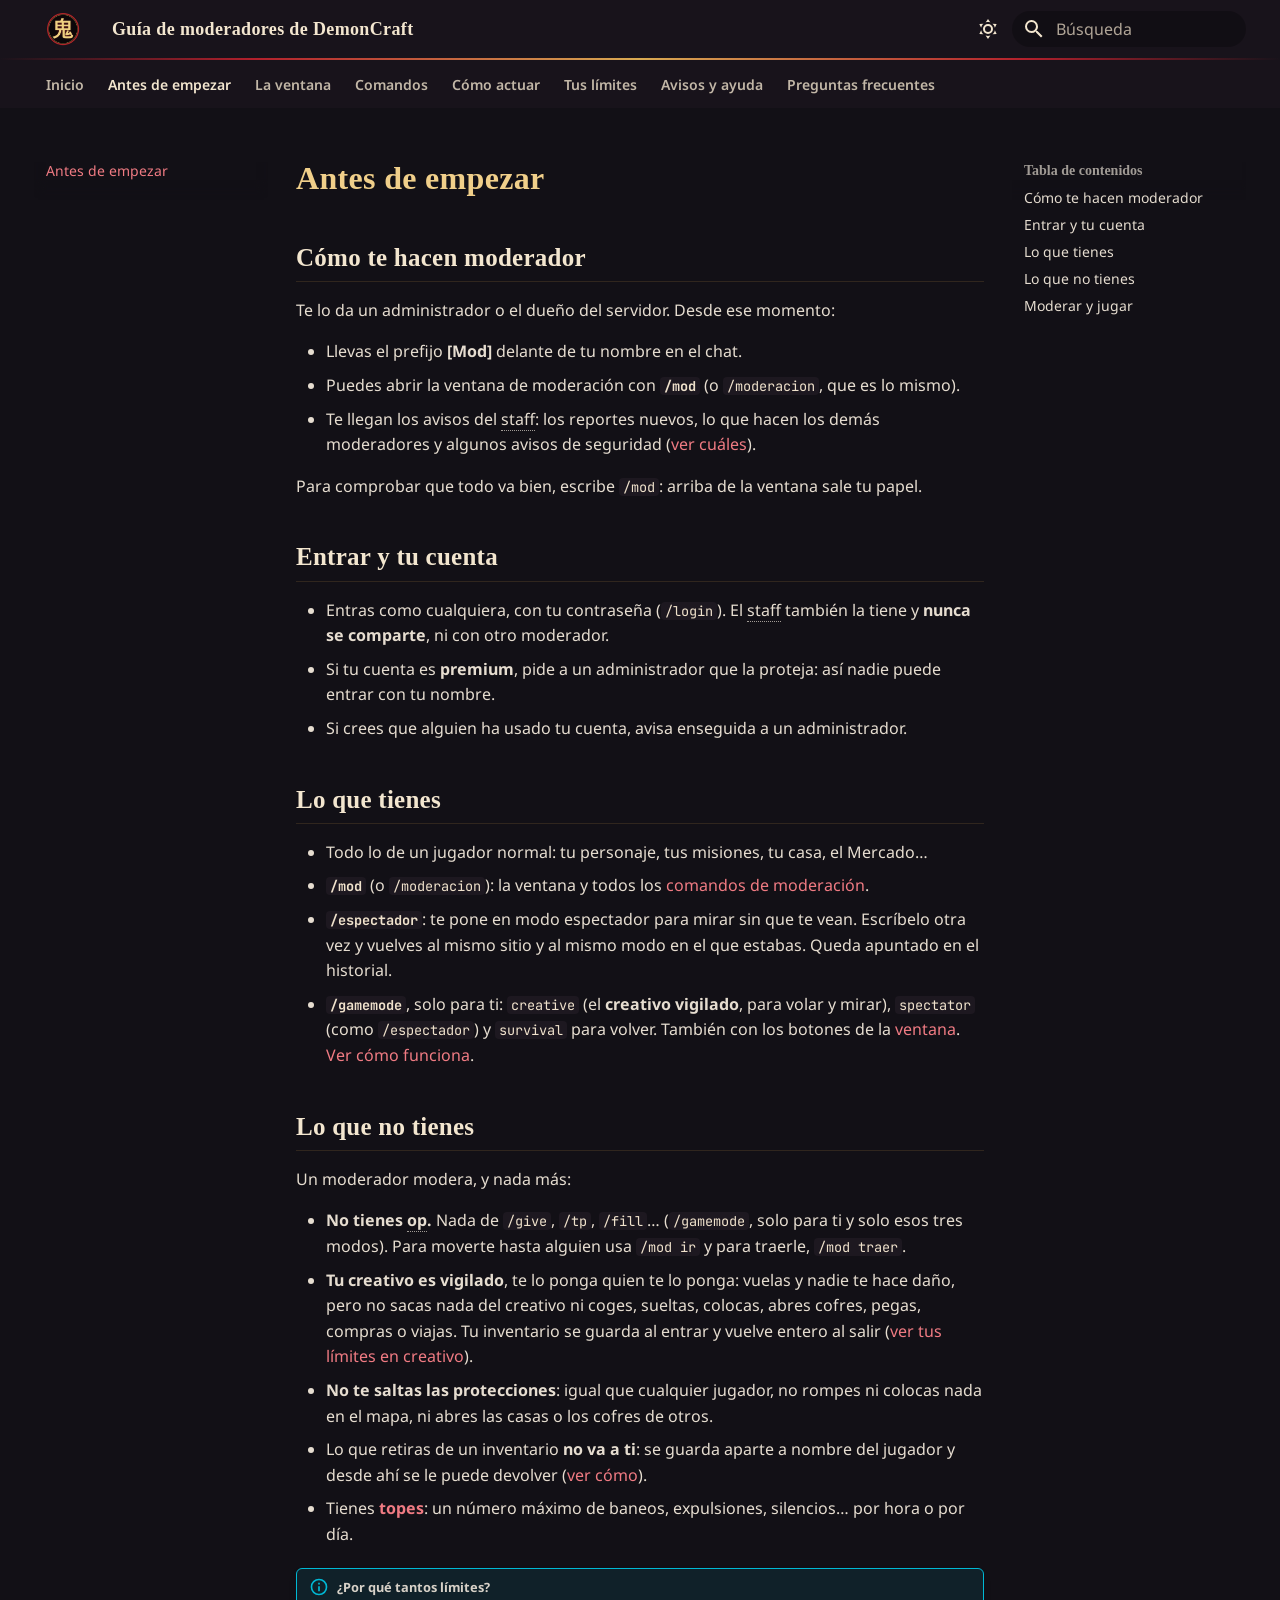
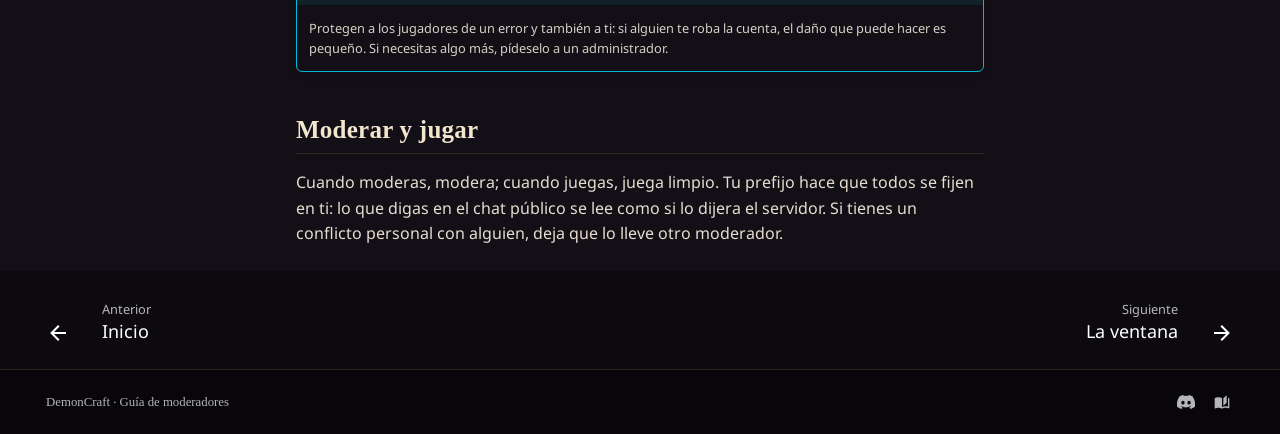
<file: empezar/index.html>
<!DOCTYPE html><html lang="es" class="no-js"><head>
    
      <meta charset="utf-8">
      <meta name="viewport" content="width=device-width,initial-scale=1">
      
        <meta name="description" content="Cómo se llega a moderador en DemonCraft, cómo entrar, qué herramientas tienes y qué no puedes hacer.">
      
      
        <meta name="author" content="DemonCraft">
      
      
        <link rel="canonical" href="https://slava1222.github.io/demoncraft-moderadores/empezar/">
      
      
        <link rel="prev" href="..">
      
      
        <link rel="next" href="../ventana/">
      
      
        
      
      
      <link rel="icon" href="../assets/img/marca/favicon.png">
      <meta name="generator" content="mkdocs-1.6.1, mkdocs-material-9.7.7">
    
    
      
        <title>Antes de empezar - Guía de moderadores de DemonCraft</title>
      
    
    
      <link rel="stylesheet" href="../assets/stylesheets/main.ec1eaa64.min.css">
      
        
        <link rel="stylesheet" href="../assets/stylesheets/palette.ab4e12ef.min.css">
      
      
  
  
    
      
      
    
  
    
      
      
    
  
    
      
      
    
  
    
      
      
    
  
    
      
      
    
  
    
      
      
    
  
    
      
      
    
  
  
  <style>:root{--md-admonition-icon--note:url('data:image/svg+xml;charset=utf-8,%3Csvg%20xmlns%3D%22http%3A//www.w3.org/2000/svg%22%20viewBox%3D%220%200%2024%2024%22%3E%3Cpath%20d%3D%22M17%204v6l-2-2-2%202V4H9v16h10V4zM3%207V5h2V4a2%202%200%200%201%202-2h12c1.05%200%202%20.95%202%202v16c0%201.05-.95%202-2%202H7c-1.05%200-2-.95-2-2v-1H3v-2h2v-4H3v-2h2V7zm2-2v2h2V5zm0%2014h2v-2H5zm0-6h2v-2H5z%22/%3E%3C/svg%3E');--md-admonition-icon--tip:url('data:image/svg+xml;charset=utf-8,%3Csvg%20xmlns%3D%22http%3A//www.w3.org/2000/svg%22%20viewBox%3D%220%200%2024%2024%22%3E%3Cpath%20d%3D%22M20%2011h3v2h-3zM1%2011h3v2H1zM13%201v3h-2V1zM4.92%203.5l2.13%202.14-1.42%201.41L3.5%204.93zm12.03%202.13%202.12-2.13%201.43%201.43-2.13%202.12zM12%206a6%206%200%200%201%206%206c0%202.22-1.21%204.16-3%205.2V19a1%201%200%200%201-1%201h-4a1%201%200%200%201-1-1v-1.8c-1.79-1.04-3-2.98-3-5.2a6%206%200%200%201%206-6m2%2015v1a1%201%200%200%201-1%201h-2a1%201%200%200%201-1-1v-1zm-3-3h2v-2.13c1.73-.44%203-2.01%203-3.87a4%204%200%200%200-4-4%204%204%200%200%200-4%204c0%201.86%201.27%203.43%203%203.87z%22/%3E%3C/svg%3E');--md-admonition-icon--warning:url('data:image/svg+xml;charset=utf-8,%3Csvg%20xmlns%3D%22http%3A//www.w3.org/2000/svg%22%20viewBox%3D%220%200%2024%2024%22%3E%3Cpath%20d%3D%22M12%202%201%2021h22M12%206l7.53%2013H4.47M11%2010v4h2v-4m-2%206v2h2v-2%22/%3E%3C/svg%3E');--md-admonition-icon--danger:url('data:image/svg+xml;charset=utf-8,%3Csvg%20xmlns%3D%22http%3A//www.w3.org/2000/svg%22%20viewBox%3D%220%200%2024%2024%22%3E%3Cpath%20d%3D%22M8%2015a2%202%200%200%201-2-2%202%202%200%200%201%202-2%202%202%200%200%201%202%202%202%202%200%200%201-2%202m2.5%202%201.5-3%201.5%203zm5.5-2a2%202%200%200%201-2-2%202%202%200%200%201%202-2%202%202%200%200%201%202%202%202%202%200%200%201-2%202m6-4A10%2010%200%200%200%2012%201%2010%2010%200%200%200%202%2011c0%202.8%201.2%205.3%203%207.1V22h14v-3.9c1.8-1.8%203-4.3%203-7.1m-5%209h-2v-2h-2v2h-2v-2H9v2H7v-2.8c-1.8-1.5-3-3.7-3-6.2a8%208%200%200%201%208-8%208%208%200%200%201%208%208c0%202.5-1.2%204.8-3%206.2z%22/%3E%3C/svg%3E');--md-admonition-icon--info:url('data:image/svg+xml;charset=utf-8,%3Csvg%20xmlns%3D%22http%3A//www.w3.org/2000/svg%22%20viewBox%3D%220%200%2024%2024%22%3E%3Cpath%20d%3D%22M11%209h2V7h-2m1%2013c-4.41%200-8-3.59-8-8s3.59-8%208-8%208%203.59%208%208-3.59%208-8%208m0-18A10%2010%200%200%200%202%2012a10%2010%200%200%200%2010%2010%2010%2010%200%200%200%2010-10A10%2010%200%200%200%2012%202m-1%2015h2v-6h-2z%22/%3E%3C/svg%3E');--md-admonition-icon--example:url('data:image/svg+xml;charset=utf-8,%3Csvg%20xmlns%3D%22http%3A//www.w3.org/2000/svg%22%20viewBox%3D%220%200%2024%2024%22%3E%3Cpath%20d%3D%22m6.2%202.44%2011.9%2011.9%202.12-2.12%201.41%201.41-2.47%202.47%203.18%203.18c.39.39.39%201.02%200%201.41l-.71.71a.996.996%200%200%201-1.41%200L17%2018.23l-2.44%202.47-1.41-1.41%202.12-2.12-11.9-11.9V2.44zM15.89%2010l4.74-4.74V2.44H17.8l-4.74%204.74zm-4.95%205-2.83-2.87-2.21%202.21-2.12-2.12-1.41%201.41%202.47%202.47-3.18%203.19a.996.996%200%200%200%200%201.41l.71.71c.39.39%201.02.39%201.41%200L7%2018.23l2.44%202.47%201.41-1.41-2.12-2.12z%22/%3E%3C/svg%3E');--md-admonition-icon--question:url('data:image/svg+xml;charset=utf-8,%3Csvg%20xmlns%3D%22http%3A//www.w3.org/2000/svg%22%20viewBox%3D%220%200%2024%2024%22%3E%3Cpath%20d%3D%22M11%2018h2v-2h-2zm1-16A10%2010%200%200%200%202%2012a10%2010%200%200%200%2010%2010%2010%2010%200%200%200%2010-10A10%2010%200%200%200%2012%202m0%2018c-4.41%200-8-3.59-8-8s3.59-8%208-8%208%203.59%208%208-3.59%208-8%208m0-14a4%204%200%200%200-4%204h2a2%202%200%200%201%202-2%202%202%200%200%201%202%202c0%202-3%201.75-3%205h2c0-2.25%203-2.5%203-5a4%204%200%200%200-4-4%22/%3E%3C/svg%3E');}</style>



    
    
      
    
    
      
        
        
        <link rel="preconnect" href="https://fonts.gstatic.com" crossorigin="">
        <link rel="stylesheet" href="https://fonts.googleapis.com/css?family=Noto+Sans:300,300i,400,400i,700,700i%7CJetBrains+Mono:400,400i,700,700i&amp;display=fallback">
        <style>:root{--md-text-font:"Noto Sans";--md-code-font:"JetBrains Mono"}</style>
      
    
    
      <link rel="stylesheet" href="../assets/css/demoncraft.css">
    
    <script>__md_scope=new URL("..",location),__md_hash=e=>[...e].reduce(((e,_)=>(e<<5)-e+_.charCodeAt(0)),0),__md_get=(e,_=localStorage,t=__md_scope)=>JSON.parse(_.getItem(t.pathname+"."+e)),__md_set=(e,_,t=localStorage,a=__md_scope)=>{try{t.setItem(a.pathname+"."+e,JSON.stringify(_))}catch(e){}}</script>
    
      

    
    
  <link href="../assets/stylesheets/glightbox.min.css" rel="stylesheet"><script src="../assets/javascripts/glightbox.min.js"></script><style id="glightbox-style">
            html.glightbox-open { overflow: initial; height: 100%; }
            .gslide-title { margin-top: 0px; user-select: text; }
            .gslide-desc { color: #666; user-select: text; }
            .gslide-image img { background: white; }
            .gscrollbar-fixer { padding-right: 15px; }
            .gdesc-inner { font-size: 0.75rem; }
            body[data-md-color-scheme="slate"] .gdesc-inner { background: var(--md-default-bg-color); }
            body[data-md-color-scheme="slate"] .gslide-title { color: var(--md-default-fg-color); }
            body[data-md-color-scheme="slate"] .gslide-desc { color: var(--md-default-fg-color); }
        </style></head>
  
  
    
    
      
    
    
    
    
    <body dir="ltr" data-md-color-scheme="slate" data-md-color-primary="custom" data-md-color-accent="custom">
  
    
    <input class="md-toggle" data-md-toggle="drawer" type="checkbox" id="__drawer" autocomplete="off">
    <input class="md-toggle" data-md-toggle="search" type="checkbox" id="__search" autocomplete="off">
    <label class="md-overlay" for="__drawer"></label>
    <div data-md-component="skip">
      
        
        <a href="#antes-de-empezar" class="md-skip">
          Saltar a contenido
        </a>
      
    </div>
    <div data-md-component="announce">
      
    </div>
    
    
      

<header class="md-header" data-md-component="header">
  <nav class="md-header__inner md-grid" aria-label="Cabecera">
    <a href=".." title="Guía de moderadores de DemonCraft" class="md-header__button md-logo" aria-label="Guía de moderadores de DemonCraft" data-md-component="logo">
      
  <img src="../assets/img/marca/icono.png" alt="logo">

    </a>
    <label class="md-header__button md-icon" for="__drawer">
      
      <svg xmlns="http://www.w3.org/2000/svg" viewBox="0 0 24 24"><path d="M3 6h18v2H3zm0 5h18v2H3zm0 5h18v2H3z"></path></svg>
    </label>
    <div class="md-header__title" data-md-component="header-title">
      <div class="md-header__ellipsis">
        <div class="md-header__topic">
          <span class="md-ellipsis">
            Guía de moderadores de DemonCraft
          </span>
        </div>
        <div class="md-header__topic" data-md-component="header-topic">
          <span class="md-ellipsis">
            
              Antes de empezar
            
          </span>
        </div>
      </div>
    </div>
    
      
        <form class="md-header__option" data-md-component="palette">
  
    
    
    
    <input class="md-option" data-md-color-media="" data-md-color-scheme="slate" data-md-color-primary="custom" data-md-color-accent="custom" aria-label="Cambiar a modo claro" type="radio" name="__palette" id="__palette_0">
    
      <label class="md-header__button md-icon" title="Cambiar a modo claro" for="__palette_1" hidden="">
        <svg xmlns="http://www.w3.org/2000/svg" viewBox="0 0 24 24"><path d="M12 7a5 5 0 0 1 5 5 5 5 0 0 1-5 5 5 5 0 0 1-5-5 5 5 0 0 1 5-5m0 2a3 3 0 0 0-3 3 3 3 0 0 0 3 3 3 3 0 0 0 3-3 3 3 0 0 0-3-3m0-7 2.39 3.42C13.65 5.15 12.84 5 12 5s-1.65.15-2.39.42zM3.34 7l4.16-.35A7.2 7.2 0 0 0 5.94 8.5c-.44.74-.69 1.5-.83 2.29zm.02 10 1.76-3.77a7.131 7.131 0 0 0 2.38 4.14zM20.65 7l-1.77 3.79a7.02 7.02 0 0 0-2.38-4.15zm-.01 10-4.14.36c.59-.51 1.12-1.14 1.54-1.86.42-.73.69-1.5.83-2.29zM12 22l-2.41-3.44c.74.27 1.55.44 2.41.44.82 0 1.63-.17 2.37-.44z"></path></svg>
      </label>
    
  
    
    
    
    <input class="md-option" data-md-color-media="" data-md-color-scheme="default" data-md-color-primary="custom" data-md-color-accent="custom" aria-label="Cambiar a modo oscuro" type="radio" name="__palette" id="__palette_1">
    
      <label class="md-header__button md-icon" title="Cambiar a modo oscuro" for="__palette_0" hidden="">
        <svg xmlns="http://www.w3.org/2000/svg" viewBox="0 0 24 24"><path d="m17.75 4.09-2.53 1.94.91 3.06-2.63-1.81-2.63 1.81.91-3.06-2.53-1.94L12.44 4l1.06-3 1.06 3zm3.5 6.91-1.64 1.25.59 1.98-1.7-1.17-1.7 1.17.59-1.98L15.75 11l2.06-.05L18.5 9l.69 1.95zm-2.28 4.95c.83-.08 1.72 1.1 1.19 1.85-.32.45-.66.87-1.08 1.27C15.17 23 8.84 23 4.94 19.07c-3.91-3.9-3.91-10.24 0-14.14.4-.4.82-.76 1.27-1.08.75-.53 1.93.36 1.85 1.19-.27 2.86.69 5.83 2.89 8.02a9.96 9.96 0 0 0 8.02 2.89m-1.64 2.02a12.08 12.08 0 0 1-7.8-3.47c-2.17-2.19-3.33-5-3.49-7.82-2.81 3.14-2.7 7.96.31 10.98 3.02 3.01 7.84 3.12 10.98.31"></path></svg>
      </label>
    
  
</form>
      
    
    
      <script>var palette=__md_get("__palette");if(palette&&palette.color){if("(prefers-color-scheme)"===palette.color.media){var media=matchMedia("(prefers-color-scheme: light)"),input=document.querySelector(media.matches?"[data-md-color-media='(prefers-color-scheme: light)']":"[data-md-color-media='(prefers-color-scheme: dark)']");palette.color.media=input.getAttribute("data-md-color-media"),palette.color.scheme=input.getAttribute("data-md-color-scheme"),palette.color.primary=input.getAttribute("data-md-color-primary"),palette.color.accent=input.getAttribute("data-md-color-accent")}for(var[key,value]of Object.entries(palette.color))document.body.setAttribute("data-md-color-"+key,value)}</script>
    
    
    
      
      
        <label class="md-header__button md-icon" for="__search">
          
          <svg xmlns="http://www.w3.org/2000/svg" viewBox="0 0 24 24"><path d="M9.5 3A6.5 6.5 0 0 1 16 9.5c0 1.61-.59 3.09-1.56 4.23l.27.27h.79l5 5-1.5 1.5-5-5v-.79l-.27-.27A6.52 6.52 0 0 1 9.5 16 6.5 6.5 0 0 1 3 9.5 6.5 6.5 0 0 1 9.5 3m0 2C7 5 5 7 5 9.5S7 14 9.5 14 14 12 14 9.5 12 5 9.5 5"></path></svg>
        </label>
        <div class="md-search" data-md-component="search" role="dialog">
  <label class="md-search__overlay" for="__search"></label>
  <div class="md-search__inner" role="search">
    <form class="md-search__form" name="search">
      <input type="text" class="md-search__input" name="query" aria-label="Búsqueda" placeholder="Búsqueda" autocapitalize="off" autocorrect="off" autocomplete="off" spellcheck="false" data-md-component="search-query" required="">
      <label class="md-search__icon md-icon" for="__search">
        
        <svg xmlns="http://www.w3.org/2000/svg" viewBox="0 0 24 24"><path d="M9.5 3A6.5 6.5 0 0 1 16 9.5c0 1.61-.59 3.09-1.56 4.23l.27.27h.79l5 5-1.5 1.5-5-5v-.79l-.27-.27A6.52 6.52 0 0 1 9.5 16 6.5 6.5 0 0 1 3 9.5 6.5 6.5 0 0 1 9.5 3m0 2C7 5 5 7 5 9.5S7 14 9.5 14 14 12 14 9.5 12 5 9.5 5"></path></svg>
        
        <svg xmlns="http://www.w3.org/2000/svg" viewBox="0 0 24 24"><path d="M20 11v2H8l5.5 5.5-1.42 1.42L4.16 12l7.92-7.92L13.5 5.5 8 11z"></path></svg>
      </label>
      <nav class="md-search__options" aria-label="Buscar">
        
          <a href="javascript:void(0)" class="md-search__icon md-icon" title="Compartir" aria-label="Compartir" data-clipboard="" data-clipboard-text="" data-md-component="search-share" tabindex="-1">
            
            <svg xmlns="http://www.w3.org/2000/svg" viewBox="0 0 24 24"><path d="M18 16.08c-.76 0-1.44.3-1.96.77L8.91 12.7c.05-.23.09-.46.09-.7s-.04-.47-.09-.7l7.05-4.11c.54.5 1.25.81 2.04.81a3 3 0 0 0 3-3 3 3 0 0 0-3-3 3 3 0 0 0-3 3c0 .24.04.47.09.7L8.04 9.81C7.5 9.31 6.79 9 6 9a3 3 0 0 0-3 3 3 3 0 0 0 3 3c.79 0 1.5-.31 2.04-.81l7.12 4.15c-.05.21-.08.43-.08.66 0 1.61 1.31 2.91 2.92 2.91s2.92-1.3 2.92-2.91A2.92 2.92 0 0 0 18 16.08"></path></svg>
          </a>
        
        <button type="reset" class="md-search__icon md-icon" title="Limpiar" aria-label="Limpiar" tabindex="-1">
          
          <svg xmlns="http://www.w3.org/2000/svg" viewBox="0 0 24 24"><path d="M19 6.41 17.59 5 12 10.59 6.41 5 5 6.41 10.59 12 5 17.59 6.41 19 12 13.41 17.59 19 19 17.59 13.41 12z"></path></svg>
        </button>
      </nav>
      
        <div class="md-search__suggest" data-md-component="search-suggest"></div>
      
    </form>
    <div class="md-search__output">
      <div class="md-search__scrollwrap" tabindex="0" data-md-scrollfix="">
        <div class="md-search-result" data-md-component="search-result">
          <div class="md-search-result__meta">
            Inicializando búsqueda
          </div>
          <ol class="md-search-result__list" role="presentation"></ol>
        </div>
      </div>
    </div>
  </div>
</div>
      
    
    
  </nav>
  
</header>
    
    <div class="md-container" data-md-component="container">
      
      
        
          
            
<nav class="md-tabs" aria-label="Pestañas" data-md-component="tabs">
  <div class="md-grid">
    <ul class="md-tabs__list">
      
        
  
  
  
  
    <li class="md-tabs__item">
      <a href=".." class="md-tabs__link">
        
  
  
    
  
  Inicio

      </a>
    </li>
  

      
        
  
  
  
    
  
  
    <li class="md-tabs__item md-tabs__item--active">
      <a href="./" class="md-tabs__link">
        
  
  
    
  
  Antes de empezar

      </a>
    </li>
  

      
        
  
  
  
  
    <li class="md-tabs__item">
      <a href="../ventana/" class="md-tabs__link">
        
  
  
    
  
  La ventana

      </a>
    </li>
  

      
        
  
  
  
  
    <li class="md-tabs__item">
      <a href="../comandos/" class="md-tabs__link">
        
  
  
    
  
  Comandos

      </a>
    </li>
  

      
        
  
  
  
  
    <li class="md-tabs__item">
      <a href="../actuar/" class="md-tabs__link">
        
  
  
    
  
  Cómo actuar

      </a>
    </li>
  

      
        
  
  
  
  
    <li class="md-tabs__item">
      <a href="../limites/" class="md-tabs__link">
        
  
  
    
  
  Tus límites

      </a>
    </li>
  

      
        
  
  
  
  
    <li class="md-tabs__item">
      <a href="../avisos/" class="md-tabs__link">
        
  
  
    
  
  Avisos y ayuda

      </a>
    </li>
  

      
        
  
  
  
  
    <li class="md-tabs__item">
      <a href="../faq/" class="md-tabs__link">
        
  
  
    
  
  Preguntas frecuentes

      </a>
    </li>
  

      
    </ul>
  </div>
</nav>
          
        
      
      <main class="md-main" data-md-component="main">
        <div class="md-main__inner md-grid">
          
            
              
              <div class="md-sidebar md-sidebar--primary" data-md-component="sidebar" data-md-type="navigation">
                <div class="md-sidebar__scrollwrap">
                  <div class="md-sidebar__inner">
                    


  


<nav class="md-nav md-nav--primary md-nav--lifted" aria-label="Navegación" data-md-level="0">
  <label class="md-nav__title" for="__drawer">
    <a href=".." title="Guía de moderadores de DemonCraft" class="md-nav__button md-logo" aria-label="Guía de moderadores de DemonCraft" data-md-component="logo">
      
  <img src="../assets/img/marca/icono.png" alt="logo">

    </a>
    Guía de moderadores de DemonCraft
  </label>
  
  <ul class="md-nav__list" data-md-scrollfix="">
    
      
      
  
  
  
  
    <li class="md-nav__item">
      <a href=".." class="md-nav__link">
        
  
  
  <span class="md-ellipsis">
    
  
    Inicio
  

    
  </span>
  
  

      </a>
    </li>
  

    
      
      
  
  
    
  
  
  
    <li class="md-nav__item md-nav__item--active">
      
      <input class="md-nav__toggle md-toggle" type="checkbox" id="__toc">
      
      
        
      
      
        <label class="md-nav__link md-nav__link--active" for="__toc">
          
  
  
  <span class="md-ellipsis">
    
  
    Antes de empezar
  

    
  </span>
  
  

          <span class="md-nav__icon md-icon"></span>
        </label>
      
      <a href="./" class="md-nav__link md-nav__link--active">
        
  
  
  <span class="md-ellipsis">
    
  
    Antes de empezar
  

    
  </span>
  
  

      </a>
      
        

<nav class="md-nav md-nav--secondary" aria-label="Tabla de contenidos">
  
  
  
    
  
  
    <label class="md-nav__title" for="__toc">
      <span class="md-nav__icon md-icon"></span>
      Tabla de contenidos
    </label>
    <ul class="md-nav__list" data-md-component="toc" data-md-scrollfix="">
      
        <li class="md-nav__item">
  <a href="#como-te-hacen-moderador" class="md-nav__link">
    <span class="md-ellipsis">
      
        Cómo te hacen moderador
      
    </span>
  </a>
  
</li>
      
        <li class="md-nav__item">
  <a href="#entrar-y-tu-cuenta" class="md-nav__link">
    <span class="md-ellipsis">
      
        Entrar y tu cuenta
      
    </span>
  </a>
  
</li>
      
        <li class="md-nav__item">
  <a href="#lo-que-tienes" class="md-nav__link">
    <span class="md-ellipsis">
      
        Lo que tienes
      
    </span>
  </a>
  
</li>
      
        <li class="md-nav__item">
  <a href="#lo-que-no-tienes" class="md-nav__link">
    <span class="md-ellipsis">
      
        Lo que no tienes
      
    </span>
  </a>
  
</li>
      
        <li class="md-nav__item">
  <a href="#moderar-y-jugar" class="md-nav__link">
    <span class="md-ellipsis">
      
        Moderar y jugar
      
    </span>
  </a>
  
</li>
      
    </ul>
  
</nav>
      
    </li>
  

    
      
      
  
  
  
  
    <li class="md-nav__item">
      <a href="../ventana/" class="md-nav__link">
        
  
  
  <span class="md-ellipsis">
    
  
    La ventana
  

    
  </span>
  
  

      </a>
    </li>
  

    
      
      
  
  
  
  
    <li class="md-nav__item">
      <a href="../comandos/" class="md-nav__link">
        
  
  
  <span class="md-ellipsis">
    
  
    Comandos
  

    
  </span>
  
  

      </a>
    </li>
  

    
      
      
  
  
  
  
    <li class="md-nav__item">
      <a href="../actuar/" class="md-nav__link">
        
  
  
  <span class="md-ellipsis">
    
  
    Cómo actuar
  

    
  </span>
  
  

      </a>
    </li>
  

    
      
      
  
  
  
  
    <li class="md-nav__item">
      <a href="../limites/" class="md-nav__link">
        
  
  
  <span class="md-ellipsis">
    
  
    Tus límites
  

    
  </span>
  
  

      </a>
    </li>
  

    
      
      
  
  
  
  
    <li class="md-nav__item">
      <a href="../avisos/" class="md-nav__link">
        
  
  
  <span class="md-ellipsis">
    
  
    Avisos y ayuda
  

    
  </span>
  
  

      </a>
    </li>
  

    
      
      
  
  
  
  
    <li class="md-nav__item">
      <a href="../faq/" class="md-nav__link">
        
  
  
  <span class="md-ellipsis">
    
  
    Preguntas frecuentes
  

    
  </span>
  
  

      </a>
    </li>
  

    
  </ul>
</nav>
                  </div>
                </div>
              </div>
            
            
              
              <div class="md-sidebar md-sidebar--secondary" data-md-component="sidebar" data-md-type="toc">
                <div class="md-sidebar__scrollwrap">
                  <div class="md-sidebar__inner">
                    

<nav class="md-nav md-nav--secondary" aria-label="Tabla de contenidos">
  
  
  
    
  
  
    <label class="md-nav__title" for="__toc">
      <span class="md-nav__icon md-icon"></span>
      Tabla de contenidos
    </label>
    <ul class="md-nav__list" data-md-component="toc" data-md-scrollfix="">
      
        <li class="md-nav__item">
  <a href="#como-te-hacen-moderador" class="md-nav__link">
    <span class="md-ellipsis">
      
        Cómo te hacen moderador
      
    </span>
  </a>
  
</li>
      
        <li class="md-nav__item">
  <a href="#entrar-y-tu-cuenta" class="md-nav__link">
    <span class="md-ellipsis">
      
        Entrar y tu cuenta
      
    </span>
  </a>
  
</li>
      
        <li class="md-nav__item">
  <a href="#lo-que-tienes" class="md-nav__link">
    <span class="md-ellipsis">
      
        Lo que tienes
      
    </span>
  </a>
  
</li>
      
        <li class="md-nav__item">
  <a href="#lo-que-no-tienes" class="md-nav__link">
    <span class="md-ellipsis">
      
        Lo que no tienes
      
    </span>
  </a>
  
</li>
      
        <li class="md-nav__item">
  <a href="#moderar-y-jugar" class="md-nav__link">
    <span class="md-ellipsis">
      
        Moderar y jugar
      
    </span>
  </a>
  
</li>
      
    </ul>
  
</nav>
                  </div>
                </div>
              </div>
            
          
          
            <div class="md-content" data-md-component="content">
              
              <article class="md-content__inner md-typeset">
                
                  



<h1 id="antes-de-empezar">Antes de empezar<a class="headerlink" href="#antes-de-empezar" title="Permanent link">#</a></h1>
<h2 id="como-te-hacen-moderador">Cómo te hacen moderador<a class="headerlink" href="#como-te-hacen-moderador" title="Permanent link">#</a></h2>
<p>Te lo da un administrador o el dueño del servidor. Desde ese momento:</p>
<ul>
<li>Llevas el prefijo <strong>[Mod]</strong> delante de tu nombre en el chat.</li>
<li>Puedes abrir la ventana de moderación con <strong><code>/mod</code></strong> (o <code>/moderacion</code>, que es lo mismo).</li>
<li>Te llegan los avisos del <abbr title="El equipo del servidor: moderadores, administradores y el dueño">staff</abbr>: los reportes nuevos, lo que hacen los demás moderadores y algunos avisos de seguridad
  (<a href="../avisos/#lo-que-te-llega">ver cuáles</a>).</li>
</ul>
<p>Para comprobar que todo va bien, escribe <code>/mod</code>: arriba de la ventana sale tu papel.</p>
<h2 id="entrar-y-tu-cuenta">Entrar y tu cuenta<a class="headerlink" href="#entrar-y-tu-cuenta" title="Permanent link">#</a></h2>
<ul>
<li>Entras como cualquiera, con tu contraseña (<code>/login</code>). El <abbr title="El equipo del servidor: moderadores, administradores y el dueño">staff</abbr> también la tiene y <strong>nunca se comparte</strong>, ni con otro
  moderador.</li>
<li>Si tu cuenta es <strong>premium</strong>, pide a un administrador que la proteja: así nadie puede entrar con tu nombre.</li>
<li>Si crees que alguien ha usado tu cuenta, avisa enseguida a un administrador.</li>
</ul>
<h2 id="lo-que-tienes">Lo que tienes<a class="headerlink" href="#lo-que-tienes" title="Permanent link">#</a></h2>
<ul>
<li>Todo lo de un jugador normal: tu personaje, tus misiones, tu casa, el Mercado…</li>
<li><strong><code>/mod</code></strong> (o <code>/moderacion</code>): la ventana y todos los <a href="../comandos/">comandos de moderación</a>.</li>
<li><strong><code>/espectador</code></strong>: te pone en modo espectador para mirar sin que te vean. Escríbelo otra vez y vuelves al mismo sitio y
  al mismo modo en el que estabas. Queda apuntado en el historial.</li>
<li><strong><code>/gamemode</code></strong>, solo para ti: <code>creative</code> (el <strong>creativo vigilado</strong>, para volar y mirar), <code>spectator</code> (como
  <code>/espectador</code>) y <code>survival</code> para volver. También con los botones de la <a href="../ventana/#tu-modo-de-juego">ventana</a>.
  <a href="../comandos/#tu-modo-de-juego">Ver cómo funciona</a>.</li>
</ul>
<h2 id="lo-que-no-tienes">Lo que no tienes<a class="headerlink" href="#lo-que-no-tienes" title="Permanent link">#</a></h2>
<p>Un moderador modera, y nada más:</p>
<ul>
<li><strong>No tienes <abbr title="Operador: los permisos de administración de Minecraft. Los moderadores no los tienen">op</abbr>.</strong> Nada de <code>/give</code>, <code>/tp</code>, <code>/fill</code>… (<code>/gamemode</code>, solo para ti y solo esos tres modos). Para moverte
  hasta alguien usa <code>/mod ir</code> y para traerle, <code>/mod traer</code>.</li>
<li><strong>Tu creativo es vigilado</strong>, te lo ponga quien te lo ponga: vuelas y nadie te hace daño, pero no sacas nada del
  creativo ni coges, sueltas, colocas, abres cofres, pegas, compras o viajas. Tu inventario se guarda al entrar y vuelve
  entero al salir (<a href="../limites/#en-creativo">ver tus límites en creativo</a>).</li>
<li><strong>No te saltas las protecciones</strong>: igual que cualquier jugador, no rompes ni colocas nada en el mapa, ni abres las casas o
  los cofres de otros.</li>
<li>Lo que retiras de un inventario <strong>no va a ti</strong>: se guarda aparte a nombre del jugador y desde ahí se le puede devolver
  (<a href="../ventana/#su-inventario-y-su-deposito">ver cómo</a>).</li>
<li>Tienes <strong><a href="../limites/#tus-topes">topes</a></strong>: un número máximo de baneos, expulsiones, silencios… por hora o por día.</li>
</ul>
<div class="admonition info">
<p class="admonition-title">¿Por qué tantos límites?</p>
<p>Protegen a los jugadores de un error y también a ti: si alguien te roba la cuenta, el daño que puede hacer es pequeño.
Si necesitas algo más, pídeselo a un administrador.</p>
</div>
<h2 id="moderar-y-jugar">Moderar y jugar<a class="headerlink" href="#moderar-y-jugar" title="Permanent link">#</a></h2>
<p>Cuando moderas, modera; cuando juegas, juega limpio. Tu prefijo hace que todos se fijen en ti: lo que digas en el chat
público se lee como si lo dijera el servidor. Si tienes un conflicto personal con alguien, deja que lo lleve otro
moderador.</p>







  
  






                
              </article>
            </div>
          
          
  <script>var tabs=__md_get("__tabs");if(Array.isArray(tabs))e:for(var set of document.querySelectorAll(".tabbed-set")){var labels=set.querySelector(".tabbed-labels");for(var tab of tabs)for(var label of labels.getElementsByTagName("label"))if(label.innerText.trim()===tab){var input=document.getElementById(label.htmlFor);input.checked=!0;continue e}}</script>

<script>var target=document.getElementById(location.hash.slice(1));target&&target.name&&(target.checked=target.name.startsWith("__tabbed_"))</script>
        </div>
        
          <button type="button" class="md-top md-icon" data-md-component="top" hidden="">
  
  <svg xmlns="http://www.w3.org/2000/svg" viewBox="0 0 24 24"><path d="M13 20h-2V8l-5.5 5.5-1.42-1.42L12 4.16l7.92 7.92-1.42 1.42L13 8z"></path></svg>
  Volver al principio
</button>
        
      </main>
      
        <footer class="md-footer">
  
    
      
      <nav class="md-footer__inner md-grid" aria-label="Pie">
        
          
          <a href=".." class="md-footer__link md-footer__link--prev" aria-label="Anterior: Inicio">
            <div class="md-footer__button md-icon">
              
              <svg xmlns="http://www.w3.org/2000/svg" viewBox="0 0 24 24"><path d="M20 11v2H8l5.5 5.5-1.42 1.42L4.16 12l7.92-7.92L13.5 5.5 8 11z"></path></svg>
            </div>
            <div class="md-footer__title">
              <span class="md-footer__direction">
                Anterior
              </span>
              <div class="md-ellipsis">
                Inicio
              </div>
            </div>
          </a>
        
        
          
          <a href="../ventana/" class="md-footer__link md-footer__link--next" aria-label="Siguiente: La ventana">
            <div class="md-footer__title">
              <span class="md-footer__direction">
                Siguiente
              </span>
              <div class="md-ellipsis">
                La ventana
              </div>
            </div>
            <div class="md-footer__button md-icon">
              
              <svg xmlns="http://www.w3.org/2000/svg" viewBox="0 0 24 24"><path d="M4 11v2h12l-5.5 5.5 1.42 1.42L19.84 12l-7.92-7.92L10.5 5.5 16 11z"></path></svg>
            </div>
          </a>
        
      </nav>
    
  
  <div class="md-footer-meta md-typeset">
    <div class="md-footer-meta__inner md-grid">
      <div class="md-copyright">
  
    <div class="md-copyright__highlight">
      DemonCraft · Guía de moderadores
    </div>
  
  
</div>
      
        
<div class="md-social">
  
    
    
    
    
    <a href="https://discord.gg/mdwAvAMBvr" target="_blank" rel="noopener" title="Discord de DemonCraft" class="md-social__link">
      <svg xmlns="http://www.w3.org/2000/svg" viewBox="0 0 576 512"><!--! Font Awesome Free 7.1.0 by @fontawesome - https://fontawesome.com License - https://fontawesome.com/license/free (Icons: CC BY 4.0, Fonts: SIL OFL 1.1, Code: MIT License) Copyright 2025 Fonticons, Inc.--><path d="M492.5 69.8c-.2-.3-.4-.6-.8-.7-38.1-17.5-78.4-30-119.7-37.1-.4-.1-.8 0-1.1.1s-.6.4-.8.8c-5.5 9.9-10.5 20.2-14.9 30.6-44.6-6.8-89.9-6.8-134.4 0-4.5-10.5-9.5-20.7-15.1-30.6-.2-.3-.5-.6-.8-.8s-.7-.2-1.1-.2C162.5 39 122.2 51.5 84.1 69c-.3.1-.6.4-.8.7C7.1 183.5-13.8 294.6-3.6 404.2c0 .3.1.5.2.8s.3.4.5.6c44.4 32.9 94 58 146.8 74.2.4.1.8.1 1.1 0s.7-.4.9-.7c11.3-15.4 21.4-31.8 30-48.8.1-.2.2-.5.2-.8s0-.5-.1-.8-.2-.5-.4-.6-.4-.3-.7-.4c-15.8-6.1-31.2-13.4-45.9-21.9-.3-.2-.5-.4-.7-.6s-.3-.6-.3-.9 0-.6.2-.9.3-.5.6-.7c3.1-2.3 6.2-4.7 9.1-7.1.3-.2.6-.4.9-.4s.7 0 1 .1c96.2 43.9 200.4 43.9 295.5 0 .3-.1.7-.2 1-.2s.7.2.9.4c2.9 2.4 6 4.9 9.1 7.2.2.2.4.4.6.7s.2.6.2.9-.1.6-.3.9-.4.5-.6.6c-14.7 8.6-30 15.9-45.9 21.8-.2.1-.5.2-.7.4s-.3.4-.4.7-.1.5-.1.8.1.5.2.8c8.8 17 18.8 33.3 30 48.8.2.3.6.6.9.7s.8.1 1.1 0c52.9-16.2 102.6-41.3 147.1-74.2.2-.2.4-.4.5-.6s.2-.5.2-.8c12.3-126.8-20.5-236.9-86.9-334.5zm-302 267.7c-29 0-52.8-26.6-52.8-59.2s23.4-59.2 52.8-59.2c29.7 0 53.3 26.8 52.8 59.2 0 32.7-23.4 59.2-52.8 59.2m195.4 0c-29 0-52.8-26.6-52.8-59.2s23.4-59.2 52.8-59.2c29.7 0 53.3 26.8 52.8 59.2 0 32.7-23.2 59.2-52.8 59.2"></path></svg>
    </a>
  
    
    
    
    
    <a href="https://slava1222.github.io/demoncraft-guia/" target="_blank" rel="noopener" title="Guía de jugadores" class="md-social__link">
      <svg xmlns="http://www.w3.org/2000/svg" viewBox="0 0 24 24"><path d="m19 2-5 4.5v11l5-4.5zM6.5 5C4.55 5 2.45 5.4 1 6.5v14.66c0 .25.25.5.5.5.1 0 .15-.07.25-.07 1.35-.65 3.3-1.09 4.75-1.09 1.95 0 4.05.4 5.5 1.5 1.35-.85 3.8-1.5 5.5-1.5 1.65 0 3.35.31 4.75 1.06.1.05.15.03.25.03.25 0 .5-.25.5-.5V6.5c-.6-.45-1.25-.75-2-1V19c-1.1-.35-2.3-.5-3.5-.5-1.7 0-4.15.65-5.5 1.5V6.5C10.55 5.4 8.45 5 6.5 5"></path></svg>
    </a>
  
</div>
      
    </div>
  </div>
</footer>
      
    </div>
    <div class="md-dialog" data-md-component="dialog">
      <div class="md-dialog__inner md-typeset"></div>
    </div>
    
      <div class="md-progress" data-md-component="progress" role="progressbar"></div>
    
    
    
      
      
      <script id="__config" type="application/json">{"annotate": null, "base": "..", "features": ["navigation.tabs", "navigation.sections", "navigation.indexes", "navigation.top", "navigation.footer", "navigation.instant", "navigation.instant.progress", "navigation.tracking", "search.suggest", "search.highlight", "search.share", "content.code.copy", "content.tabs.link", "content.tooltips", "toc.follow"], "search": "../assets/javascripts/workers/search.2c215733.min.js", "tags": null, "translations": {"clipboard.copied": "Copiado al portapapeles", "clipboard.copy": "Copiar al portapapeles", "search.result.more.one": "1 m\u00e1s en esta p\u00e1gina", "search.result.more.other": "# m\u00e1s en esta p\u00e1gina", "search.result.none": "No se encontraron documentos", "search.result.one": "1 documento encontrado", "search.result.other": "# documentos encontrados", "search.result.placeholder": "Teclee para comenzar b\u00fasqueda", "search.result.term.missing": "Falta", "select.version": "Seleccionar versi\u00f3n"}, "version": null}</script>
    
    
      <script src="../assets/javascripts/bundle.d7400e89.min.js"></script>
      
        <script src="../assets/js/demoncraft.js"></script>
      
    
  
<script id="init-glightbox">const lightbox = GLightbox({"touchNavigation": true, "loop": false, "zoomable": true, "draggable": true, "openEffect": "zoom", "closeEffect": "zoom", "slideEffect": "slide"});
document$.subscribe(()=>{ lightbox.reload(); });
</script></body></html>
</file>
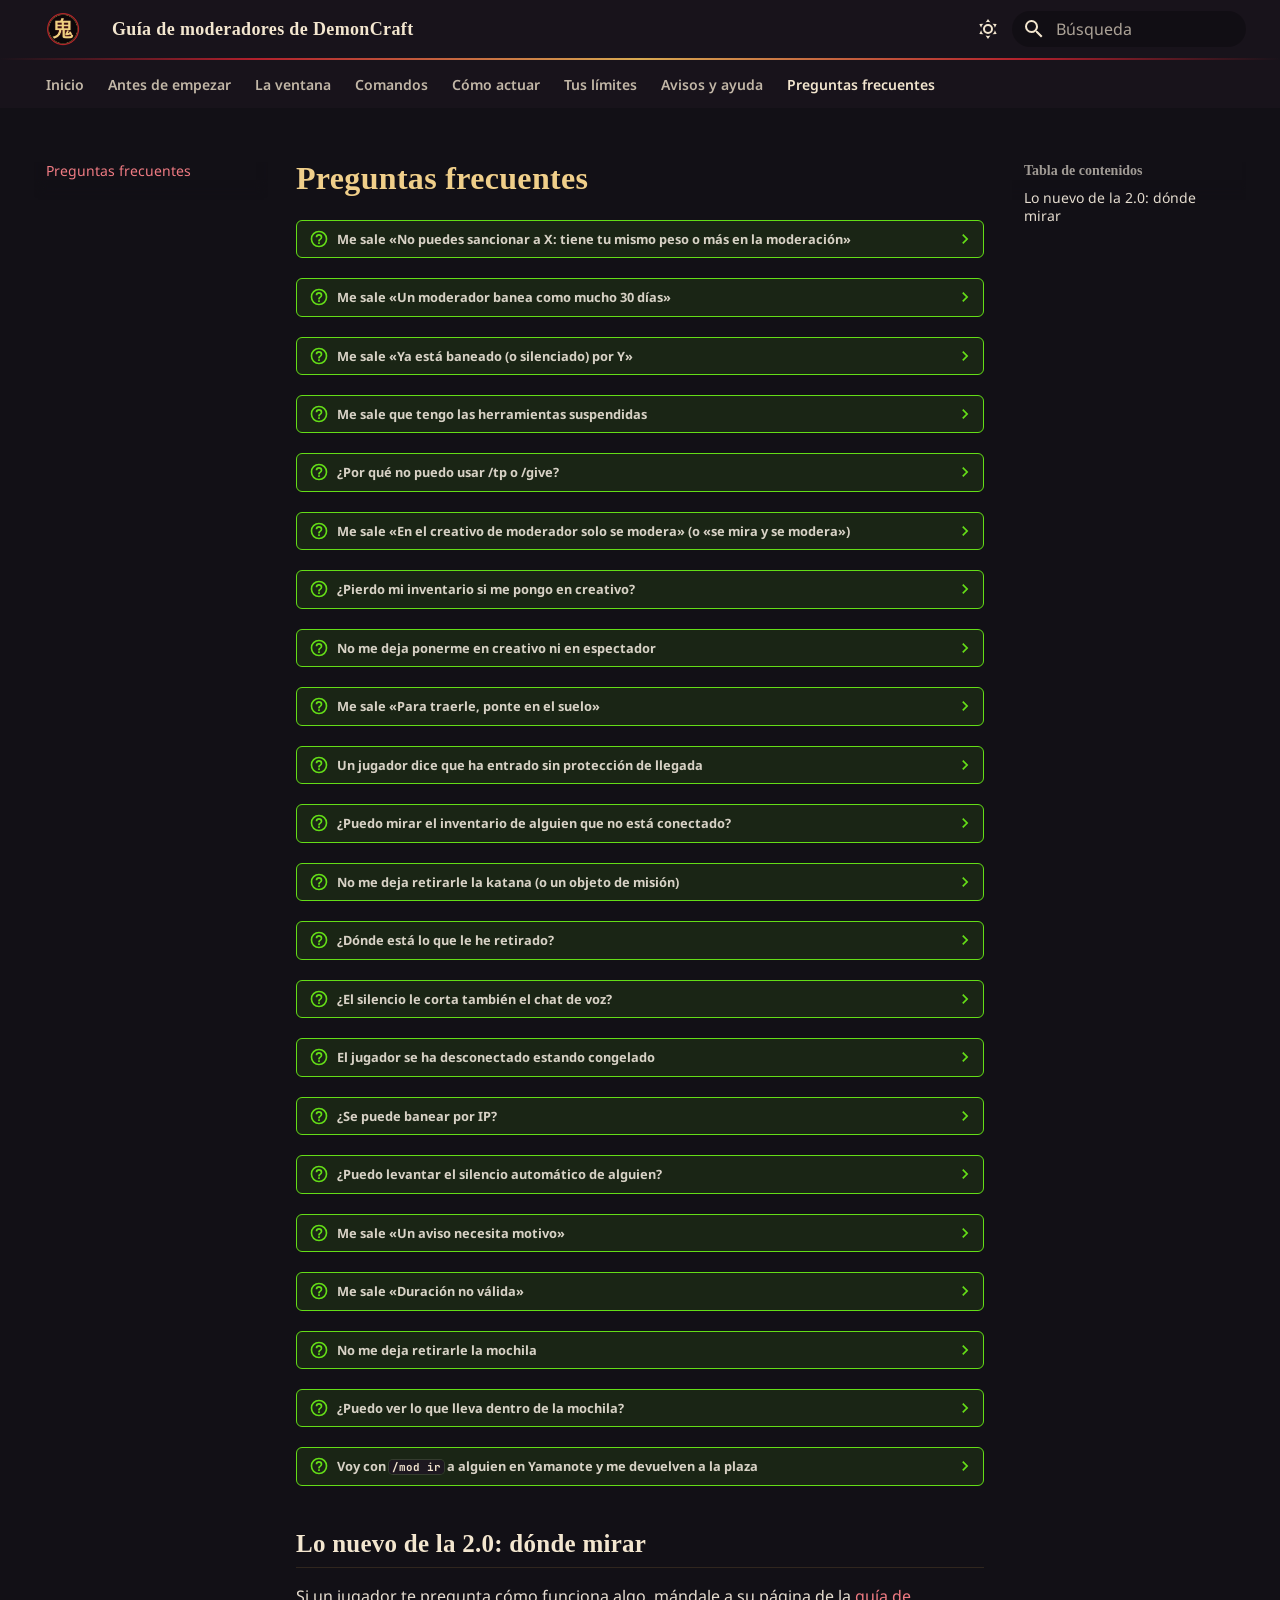
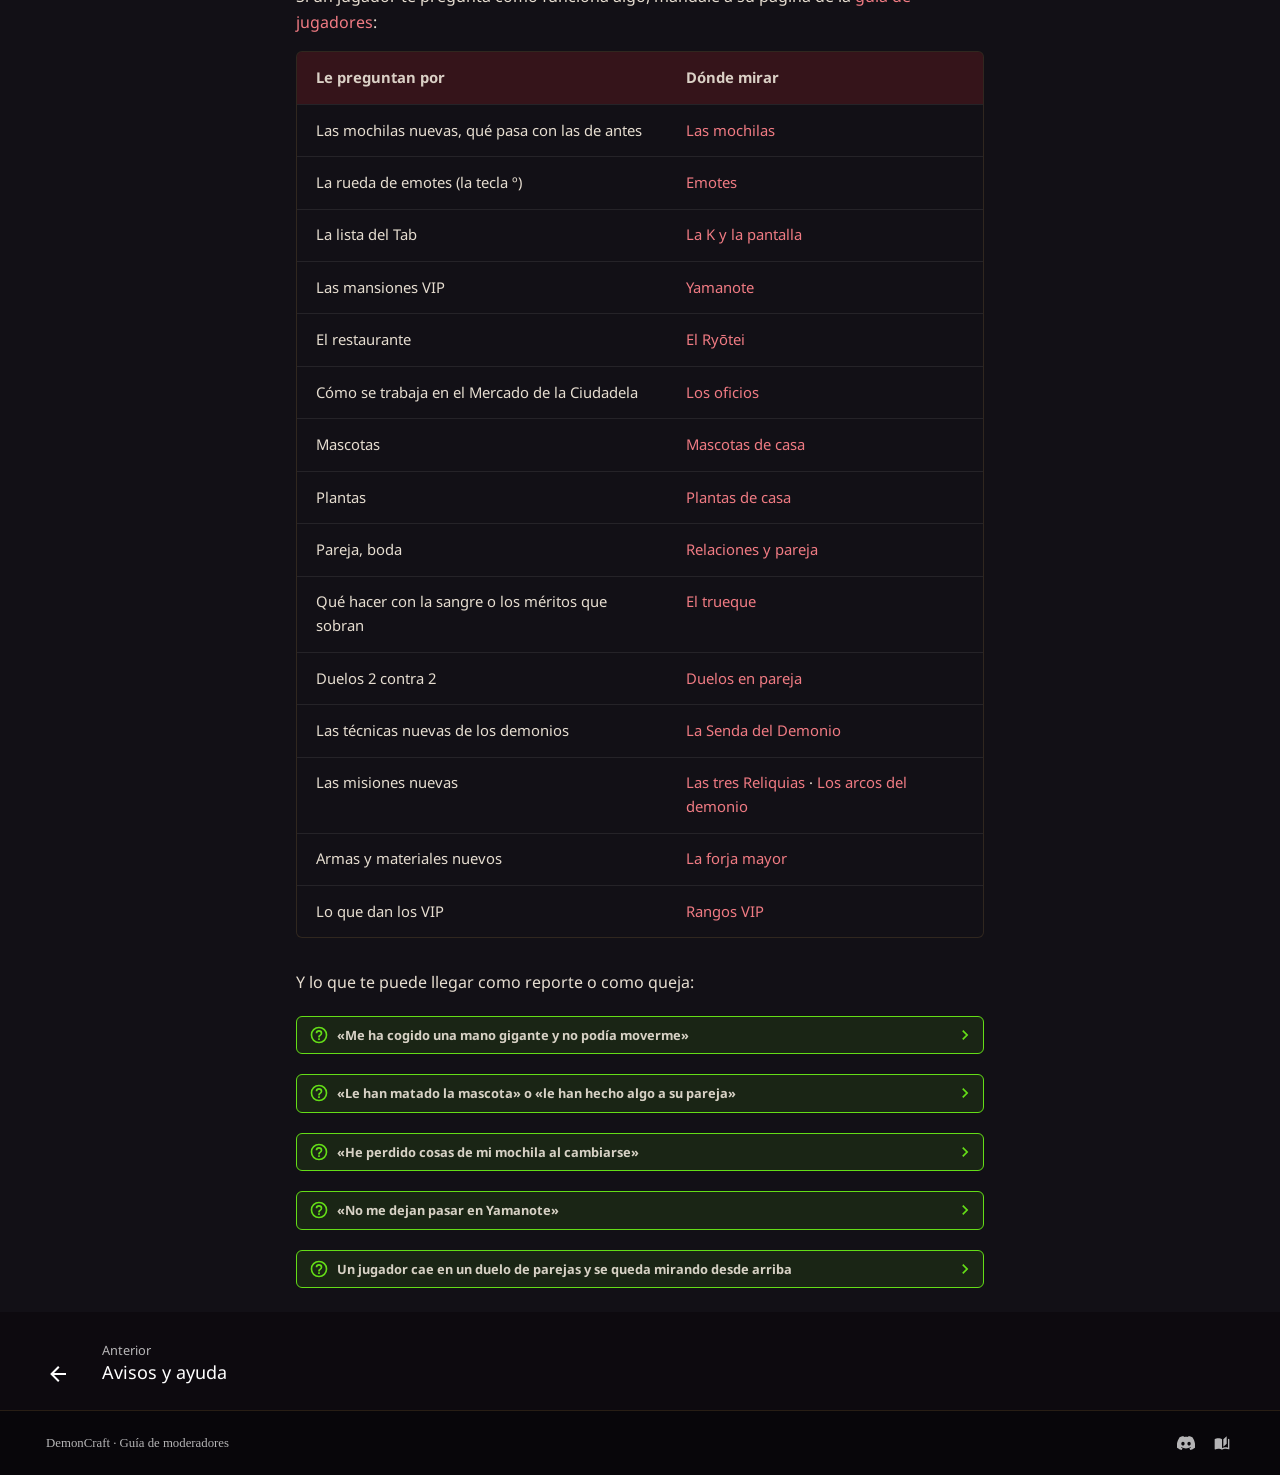
<file: faq/index.html>
<!DOCTYPE html><html lang="es" class="no-js"><head>
    
      <meta charset="utf-8">
      <meta name="viewport" content="width=device-width,initial-scale=1">
      
        <meta name="description" content="Los mensajes que le pueden salir a un moderador de DemonCraft y qué hacer con cada uno.">
      
      
        <meta name="author" content="DemonCraft">
      
      
        <link rel="canonical" href="https://slava1222.github.io/demoncraft-moderadores/faq/">
      
      
        <link rel="prev" href="../avisos/">
      
      
      
        
      
      
      <link rel="icon" href="../assets/img/marca/favicon.png">
      <meta name="generator" content="mkdocs-1.6.1, mkdocs-material-9.7.7">
    
    
      
        <title>Preguntas frecuentes - Guía de moderadores de DemonCraft</title>
      
    
    
      <link rel="stylesheet" href="../assets/stylesheets/main.ec1eaa64.min.css">
      
        
        <link rel="stylesheet" href="../assets/stylesheets/palette.ab4e12ef.min.css">
      
      
  
  
    
      
      
    
  
    
      
      
    
  
    
      
      
    
  
    
      
      
    
  
    
      
      
    
  
    
      
      
    
  
    
      
      
    
  
  
  <style>:root{--md-admonition-icon--note:url('data:image/svg+xml;charset=utf-8,%3Csvg%20xmlns%3D%22http%3A//www.w3.org/2000/svg%22%20viewBox%3D%220%200%2024%2024%22%3E%3Cpath%20d%3D%22M17%204v6l-2-2-2%202V4H9v16h10V4zM3%207V5h2V4a2%202%200%200%201%202-2h12c1.05%200%202%20.95%202%202v16c0%201.05-.95%202-2%202H7c-1.05%200-2-.95-2-2v-1H3v-2h2v-4H3v-2h2V7zm2-2v2h2V5zm0%2014h2v-2H5zm0-6h2v-2H5z%22/%3E%3C/svg%3E');--md-admonition-icon--tip:url('data:image/svg+xml;charset=utf-8,%3Csvg%20xmlns%3D%22http%3A//www.w3.org/2000/svg%22%20viewBox%3D%220%200%2024%2024%22%3E%3Cpath%20d%3D%22M20%2011h3v2h-3zM1%2011h3v2H1zM13%201v3h-2V1zM4.92%203.5l2.13%202.14-1.42%201.41L3.5%204.93zm12.03%202.13%202.12-2.13%201.43%201.43-2.13%202.12zM12%206a6%206%200%200%201%206%206c0%202.22-1.21%204.16-3%205.2V19a1%201%200%200%201-1%201h-4a1%201%200%200%201-1-1v-1.8c-1.79-1.04-3-2.98-3-5.2a6%206%200%200%201%206-6m2%2015v1a1%201%200%200%201-1%201h-2a1%201%200%200%201-1-1v-1zm-3-3h2v-2.13c1.73-.44%203-2.01%203-3.87a4%204%200%200%200-4-4%204%204%200%200%200-4%204c0%201.86%201.27%203.43%203%203.87z%22/%3E%3C/svg%3E');--md-admonition-icon--warning:url('data:image/svg+xml;charset=utf-8,%3Csvg%20xmlns%3D%22http%3A//www.w3.org/2000/svg%22%20viewBox%3D%220%200%2024%2024%22%3E%3Cpath%20d%3D%22M12%202%201%2021h22M12%206l7.53%2013H4.47M11%2010v4h2v-4m-2%206v2h2v-2%22/%3E%3C/svg%3E');--md-admonition-icon--danger:url('data:image/svg+xml;charset=utf-8,%3Csvg%20xmlns%3D%22http%3A//www.w3.org/2000/svg%22%20viewBox%3D%220%200%2024%2024%22%3E%3Cpath%20d%3D%22M8%2015a2%202%200%200%201-2-2%202%202%200%200%201%202-2%202%202%200%200%201%202%202%202%202%200%200%201-2%202m2.5%202%201.5-3%201.5%203zm5.5-2a2%202%200%200%201-2-2%202%202%200%200%201%202-2%202%202%200%200%201%202%202%202%202%200%200%201-2%202m6-4A10%2010%200%200%200%2012%201%2010%2010%200%200%200%202%2011c0%202.8%201.2%205.3%203%207.1V22h14v-3.9c1.8-1.8%203-4.3%203-7.1m-5%209h-2v-2h-2v2h-2v-2H9v2H7v-2.8c-1.8-1.5-3-3.7-3-6.2a8%208%200%200%201%208-8%208%208%200%200%201%208%208c0%202.5-1.2%204.8-3%206.2z%22/%3E%3C/svg%3E');--md-admonition-icon--info:url('data:image/svg+xml;charset=utf-8,%3Csvg%20xmlns%3D%22http%3A//www.w3.org/2000/svg%22%20viewBox%3D%220%200%2024%2024%22%3E%3Cpath%20d%3D%22M11%209h2V7h-2m1%2013c-4.41%200-8-3.59-8-8s3.59-8%208-8%208%203.59%208%208-3.59%208-8%208m0-18A10%2010%200%200%200%202%2012a10%2010%200%200%200%2010%2010%2010%2010%200%200%200%2010-10A10%2010%200%200%200%2012%202m-1%2015h2v-6h-2z%22/%3E%3C/svg%3E');--md-admonition-icon--example:url('data:image/svg+xml;charset=utf-8,%3Csvg%20xmlns%3D%22http%3A//www.w3.org/2000/svg%22%20viewBox%3D%220%200%2024%2024%22%3E%3Cpath%20d%3D%22m6.2%202.44%2011.9%2011.9%202.12-2.12%201.41%201.41-2.47%202.47%203.18%203.18c.39.39.39%201.02%200%201.41l-.71.71a.996.996%200%200%201-1.41%200L17%2018.23l-2.44%202.47-1.41-1.41%202.12-2.12-11.9-11.9V2.44zM15.89%2010l4.74-4.74V2.44H17.8l-4.74%204.74zm-4.95%205-2.83-2.87-2.21%202.21-2.12-2.12-1.41%201.41%202.47%202.47-3.18%203.19a.996.996%200%200%200%200%201.41l.71.71c.39.39%201.02.39%201.41%200L7%2018.23l2.44%202.47%201.41-1.41-2.12-2.12z%22/%3E%3C/svg%3E');--md-admonition-icon--question:url('data:image/svg+xml;charset=utf-8,%3Csvg%20xmlns%3D%22http%3A//www.w3.org/2000/svg%22%20viewBox%3D%220%200%2024%2024%22%3E%3Cpath%20d%3D%22M11%2018h2v-2h-2zm1-16A10%2010%200%200%200%202%2012a10%2010%200%200%200%2010%2010%2010%2010%200%200%200%2010-10A10%2010%200%200%200%2012%202m0%2018c-4.41%200-8-3.59-8-8s3.59-8%208-8%208%203.59%208%208-3.59%208-8%208m0-14a4%204%200%200%200-4%204h2a2%202%200%200%201%202-2%202%202%200%200%201%202%202c0%202-3%201.75-3%205h2c0-2.25%203-2.5%203-5a4%204%200%200%200-4-4%22/%3E%3C/svg%3E');}</style>



    
    
      
    
    
      
        
        
        <link rel="preconnect" href="https://fonts.gstatic.com" crossorigin="">
        <link rel="stylesheet" href="https://fonts.googleapis.com/css?family=Noto+Sans:300,300i,400,400i,700,700i%7CJetBrains+Mono:400,400i,700,700i&amp;display=fallback">
        <style>:root{--md-text-font:"Noto Sans";--md-code-font:"JetBrains Mono"}</style>
      
    
    
      <link rel="stylesheet" href="../assets/css/demoncraft.css">
    
    <script>__md_scope=new URL("..",location),__md_hash=e=>[...e].reduce(((e,_)=>(e<<5)-e+_.charCodeAt(0)),0),__md_get=(e,_=localStorage,t=__md_scope)=>JSON.parse(_.getItem(t.pathname+"."+e)),__md_set=(e,_,t=localStorage,a=__md_scope)=>{try{t.setItem(a.pathname+"."+e,JSON.stringify(_))}catch(e){}}</script>
    
      

    
    
  <link href="../assets/stylesheets/glightbox.min.css" rel="stylesheet"><script src="../assets/javascripts/glightbox.min.js"></script><style id="glightbox-style">
            html.glightbox-open { overflow: initial; height: 100%; }
            .gslide-title { margin-top: 0px; user-select: text; }
            .gslide-desc { color: #666; user-select: text; }
            .gslide-image img { background: white; }
            .gscrollbar-fixer { padding-right: 15px; }
            .gdesc-inner { font-size: 0.75rem; }
            body[data-md-color-scheme="slate"] .gdesc-inner { background: var(--md-default-bg-color); }
            body[data-md-color-scheme="slate"] .gslide-title { color: var(--md-default-fg-color); }
            body[data-md-color-scheme="slate"] .gslide-desc { color: var(--md-default-fg-color); }
        </style></head>
  
  
    
    
      
    
    
    
    
    <body dir="ltr" data-md-color-scheme="slate" data-md-color-primary="custom" data-md-color-accent="custom">
  
    
    <input class="md-toggle" data-md-toggle="drawer" type="checkbox" id="__drawer" autocomplete="off">
    <input class="md-toggle" data-md-toggle="search" type="checkbox" id="__search" autocomplete="off">
    <label class="md-overlay" for="__drawer"></label>
    <div data-md-component="skip">
      
        
        <a href="#preguntas-frecuentes" class="md-skip">
          Saltar a contenido
        </a>
      
    </div>
    <div data-md-component="announce">
      
    </div>
    
    
      

<header class="md-header" data-md-component="header">
  <nav class="md-header__inner md-grid" aria-label="Cabecera">
    <a href=".." title="Guía de moderadores de DemonCraft" class="md-header__button md-logo" aria-label="Guía de moderadores de DemonCraft" data-md-component="logo">
      
  <img src="../assets/img/marca/icono.png" alt="logo">

    </a>
    <label class="md-header__button md-icon" for="__drawer">
      
      <svg xmlns="http://www.w3.org/2000/svg" viewBox="0 0 24 24"><path d="M3 6h18v2H3zm0 5h18v2H3zm0 5h18v2H3z"></path></svg>
    </label>
    <div class="md-header__title" data-md-component="header-title">
      <div class="md-header__ellipsis">
        <div class="md-header__topic">
          <span class="md-ellipsis">
            Guía de moderadores de DemonCraft
          </span>
        </div>
        <div class="md-header__topic" data-md-component="header-topic">
          <span class="md-ellipsis">
            
              Preguntas frecuentes
            
          </span>
        </div>
      </div>
    </div>
    
      
        <form class="md-header__option" data-md-component="palette">
  
    
    
    
    <input class="md-option" data-md-color-media="" data-md-color-scheme="slate" data-md-color-primary="custom" data-md-color-accent="custom" aria-label="Cambiar a modo claro" type="radio" name="__palette" id="__palette_0">
    
      <label class="md-header__button md-icon" title="Cambiar a modo claro" for="__palette_1" hidden="">
        <svg xmlns="http://www.w3.org/2000/svg" viewBox="0 0 24 24"><path d="M12 7a5 5 0 0 1 5 5 5 5 0 0 1-5 5 5 5 0 0 1-5-5 5 5 0 0 1 5-5m0 2a3 3 0 0 0-3 3 3 3 0 0 0 3 3 3 3 0 0 0 3-3 3 3 0 0 0-3-3m0-7 2.39 3.42C13.65 5.15 12.84 5 12 5s-1.65.15-2.39.42zM3.34 7l4.16-.35A7.2 7.2 0 0 0 5.94 8.5c-.44.74-.69 1.5-.83 2.29zm.02 10 1.76-3.77a7.131 7.131 0 0 0 2.38 4.14zM20.65 7l-1.77 3.79a7.02 7.02 0 0 0-2.38-4.15zm-.01 10-4.14.36c.59-.51 1.12-1.14 1.54-1.86.42-.73.69-1.5.83-2.29zM12 22l-2.41-3.44c.74.27 1.55.44 2.41.44.82 0 1.63-.17 2.37-.44z"></path></svg>
      </label>
    
  
    
    
    
    <input class="md-option" data-md-color-media="" data-md-color-scheme="default" data-md-color-primary="custom" data-md-color-accent="custom" aria-label="Cambiar a modo oscuro" type="radio" name="__palette" id="__palette_1">
    
      <label class="md-header__button md-icon" title="Cambiar a modo oscuro" for="__palette_0" hidden="">
        <svg xmlns="http://www.w3.org/2000/svg" viewBox="0 0 24 24"><path d="m17.75 4.09-2.53 1.94.91 3.06-2.63-1.81-2.63 1.81.91-3.06-2.53-1.94L12.44 4l1.06-3 1.06 3zm3.5 6.91-1.64 1.25.59 1.98-1.7-1.17-1.7 1.17.59-1.98L15.75 11l2.06-.05L18.5 9l.69 1.95zm-2.28 4.95c.83-.08 1.72 1.1 1.19 1.85-.32.45-.66.87-1.08 1.27C15.17 23 8.84 23 4.94 19.07c-3.91-3.9-3.91-10.24 0-14.14.4-.4.82-.76 1.27-1.08.75-.53 1.93.36 1.85 1.19-.27 2.86.69 5.83 2.89 8.02a9.96 9.96 0 0 0 8.02 2.89m-1.64 2.02a12.08 12.08 0 0 1-7.8-3.47c-2.17-2.19-3.33-5-3.49-7.82-2.81 3.14-2.7 7.96.31 10.98 3.02 3.01 7.84 3.12 10.98.31"></path></svg>
      </label>
    
  
</form>
      
    
    
      <script>var palette=__md_get("__palette");if(palette&&palette.color){if("(prefers-color-scheme)"===palette.color.media){var media=matchMedia("(prefers-color-scheme: light)"),input=document.querySelector(media.matches?"[data-md-color-media='(prefers-color-scheme: light)']":"[data-md-color-media='(prefers-color-scheme: dark)']");palette.color.media=input.getAttribute("data-md-color-media"),palette.color.scheme=input.getAttribute("data-md-color-scheme"),palette.color.primary=input.getAttribute("data-md-color-primary"),palette.color.accent=input.getAttribute("data-md-color-accent")}for(var[key,value]of Object.entries(palette.color))document.body.setAttribute("data-md-color-"+key,value)}</script>
    
    
    
      
      
        <label class="md-header__button md-icon" for="__search">
          
          <svg xmlns="http://www.w3.org/2000/svg" viewBox="0 0 24 24"><path d="M9.5 3A6.5 6.5 0 0 1 16 9.5c0 1.61-.59 3.09-1.56 4.23l.27.27h.79l5 5-1.5 1.5-5-5v-.79l-.27-.27A6.52 6.52 0 0 1 9.5 16 6.5 6.5 0 0 1 3 9.5 6.5 6.5 0 0 1 9.5 3m0 2C7 5 5 7 5 9.5S7 14 9.5 14 14 12 14 9.5 12 5 9.5 5"></path></svg>
        </label>
        <div class="md-search" data-md-component="search" role="dialog">
  <label class="md-search__overlay" for="__search"></label>
  <div class="md-search__inner" role="search">
    <form class="md-search__form" name="search">
      <input type="text" class="md-search__input" name="query" aria-label="Búsqueda" placeholder="Búsqueda" autocapitalize="off" autocorrect="off" autocomplete="off" spellcheck="false" data-md-component="search-query" required="">
      <label class="md-search__icon md-icon" for="__search">
        
        <svg xmlns="http://www.w3.org/2000/svg" viewBox="0 0 24 24"><path d="M9.5 3A6.5 6.5 0 0 1 16 9.5c0 1.61-.59 3.09-1.56 4.23l.27.27h.79l5 5-1.5 1.5-5-5v-.79l-.27-.27A6.52 6.52 0 0 1 9.5 16 6.5 6.5 0 0 1 3 9.5 6.5 6.5 0 0 1 9.5 3m0 2C7 5 5 7 5 9.5S7 14 9.5 14 14 12 14 9.5 12 5 9.5 5"></path></svg>
        
        <svg xmlns="http://www.w3.org/2000/svg" viewBox="0 0 24 24"><path d="M20 11v2H8l5.5 5.5-1.42 1.42L4.16 12l7.92-7.92L13.5 5.5 8 11z"></path></svg>
      </label>
      <nav class="md-search__options" aria-label="Buscar">
        
          <a href="javascript:void(0)" class="md-search__icon md-icon" title="Compartir" aria-label="Compartir" data-clipboard="" data-clipboard-text="" data-md-component="search-share" tabindex="-1">
            
            <svg xmlns="http://www.w3.org/2000/svg" viewBox="0 0 24 24"><path d="M18 16.08c-.76 0-1.44.3-1.96.77L8.91 12.7c.05-.23.09-.46.09-.7s-.04-.47-.09-.7l7.05-4.11c.54.5 1.25.81 2.04.81a3 3 0 0 0 3-3 3 3 0 0 0-3-3 3 3 0 0 0-3 3c0 .24.04.47.09.7L8.04 9.81C7.5 9.31 6.79 9 6 9a3 3 0 0 0-3 3 3 3 0 0 0 3 3c.79 0 1.5-.31 2.04-.81l7.12 4.15c-.05.21-.08.43-.08.66 0 1.61 1.31 2.91 2.92 2.91s2.92-1.3 2.92-2.91A2.92 2.92 0 0 0 18 16.08"></path></svg>
          </a>
        
        <button type="reset" class="md-search__icon md-icon" title="Limpiar" aria-label="Limpiar" tabindex="-1">
          
          <svg xmlns="http://www.w3.org/2000/svg" viewBox="0 0 24 24"><path d="M19 6.41 17.59 5 12 10.59 6.41 5 5 6.41 10.59 12 5 17.59 6.41 19 12 13.41 17.59 19 19 17.59 13.41 12z"></path></svg>
        </button>
      </nav>
      
        <div class="md-search__suggest" data-md-component="search-suggest"></div>
      
    </form>
    <div class="md-search__output">
      <div class="md-search__scrollwrap" tabindex="0" data-md-scrollfix="">
        <div class="md-search-result" data-md-component="search-result">
          <div class="md-search-result__meta">
            Inicializando búsqueda
          </div>
          <ol class="md-search-result__list" role="presentation"></ol>
        </div>
      </div>
    </div>
  </div>
</div>
      
    
    
  </nav>
  
</header>
    
    <div class="md-container" data-md-component="container">
      
      
        
          
            
<nav class="md-tabs" aria-label="Pestañas" data-md-component="tabs">
  <div class="md-grid">
    <ul class="md-tabs__list">
      
        
  
  
  
  
    <li class="md-tabs__item">
      <a href=".." class="md-tabs__link">
        
  
  
    
  
  Inicio

      </a>
    </li>
  

      
        
  
  
  
  
    <li class="md-tabs__item">
      <a href="../empezar/" class="md-tabs__link">
        
  
  
    
  
  Antes de empezar

      </a>
    </li>
  

      
        
  
  
  
  
    <li class="md-tabs__item">
      <a href="../ventana/" class="md-tabs__link">
        
  
  
    
  
  La ventana

      </a>
    </li>
  

      
        
  
  
  
  
    <li class="md-tabs__item">
      <a href="../comandos/" class="md-tabs__link">
        
  
  
    
  
  Comandos

      </a>
    </li>
  

      
        
  
  
  
  
    <li class="md-tabs__item">
      <a href="../actuar/" class="md-tabs__link">
        
  
  
    
  
  Cómo actuar

      </a>
    </li>
  

      
        
  
  
  
  
    <li class="md-tabs__item">
      <a href="../limites/" class="md-tabs__link">
        
  
  
    
  
  Tus límites

      </a>
    </li>
  

      
        
  
  
  
  
    <li class="md-tabs__item">
      <a href="../avisos/" class="md-tabs__link">
        
  
  
    
  
  Avisos y ayuda

      </a>
    </li>
  

      
        
  
  
  
    
  
  
    <li class="md-tabs__item md-tabs__item--active">
      <a href="./" class="md-tabs__link">
        
  
  
    
  
  Preguntas frecuentes

      </a>
    </li>
  

      
    </ul>
  </div>
</nav>
          
        
      
      <main class="md-main" data-md-component="main">
        <div class="md-main__inner md-grid">
          
            
              
              <div class="md-sidebar md-sidebar--primary" data-md-component="sidebar" data-md-type="navigation">
                <div class="md-sidebar__scrollwrap">
                  <div class="md-sidebar__inner">
                    


  


<nav class="md-nav md-nav--primary md-nav--lifted" aria-label="Navegación" data-md-level="0">
  <label class="md-nav__title" for="__drawer">
    <a href=".." title="Guía de moderadores de DemonCraft" class="md-nav__button md-logo" aria-label="Guía de moderadores de DemonCraft" data-md-component="logo">
      
  <img src="../assets/img/marca/icono.png" alt="logo">

    </a>
    Guía de moderadores de DemonCraft
  </label>
  
  <ul class="md-nav__list" data-md-scrollfix="">
    
      
      
  
  
  
  
    <li class="md-nav__item">
      <a href=".." class="md-nav__link">
        
  
  
  <span class="md-ellipsis">
    
  
    Inicio
  

    
  </span>
  
  

      </a>
    </li>
  

    
      
      
  
  
  
  
    <li class="md-nav__item">
      <a href="../empezar/" class="md-nav__link">
        
  
  
  <span class="md-ellipsis">
    
  
    Antes de empezar
  

    
  </span>
  
  

      </a>
    </li>
  

    
      
      
  
  
  
  
    <li class="md-nav__item">
      <a href="../ventana/" class="md-nav__link">
        
  
  
  <span class="md-ellipsis">
    
  
    La ventana
  

    
  </span>
  
  

      </a>
    </li>
  

    
      
      
  
  
  
  
    <li class="md-nav__item">
      <a href="../comandos/" class="md-nav__link">
        
  
  
  <span class="md-ellipsis">
    
  
    Comandos
  

    
  </span>
  
  

      </a>
    </li>
  

    
      
      
  
  
  
  
    <li class="md-nav__item">
      <a href="../actuar/" class="md-nav__link">
        
  
  
  <span class="md-ellipsis">
    
  
    Cómo actuar
  

    
  </span>
  
  

      </a>
    </li>
  

    
      
      
  
  
  
  
    <li class="md-nav__item">
      <a href="../limites/" class="md-nav__link">
        
  
  
  <span class="md-ellipsis">
    
  
    Tus límites
  

    
  </span>
  
  

      </a>
    </li>
  

    
      
      
  
  
  
  
    <li class="md-nav__item">
      <a href="../avisos/" class="md-nav__link">
        
  
  
  <span class="md-ellipsis">
    
  
    Avisos y ayuda
  

    
  </span>
  
  

      </a>
    </li>
  

    
      
      
  
  
    
  
  
  
    <li class="md-nav__item md-nav__item--active">
      
      <input class="md-nav__toggle md-toggle" type="checkbox" id="__toc">
      
      
        
      
      
        <label class="md-nav__link md-nav__link--active" for="__toc">
          
  
  
  <span class="md-ellipsis">
    
  
    Preguntas frecuentes
  

    
  </span>
  
  

          <span class="md-nav__icon md-icon"></span>
        </label>
      
      <a href="./" class="md-nav__link md-nav__link--active">
        
  
  
  <span class="md-ellipsis">
    
  
    Preguntas frecuentes
  

    
  </span>
  
  

      </a>
      
        

<nav class="md-nav md-nav--secondary" aria-label="Tabla de contenidos">
  
  
  
    
  
  
    <label class="md-nav__title" for="__toc">
      <span class="md-nav__icon md-icon"></span>
      Tabla de contenidos
    </label>
    <ul class="md-nav__list" data-md-component="toc" data-md-scrollfix="">
      
        <li class="md-nav__item">
  <a href="#lo-nuevo-de-la-20-donde-mirar" class="md-nav__link">
    <span class="md-ellipsis">
      
        Lo nuevo de la 2.0: dónde mirar
      
    </span>
  </a>
  
</li>
      
    </ul>
  
</nav>
      
    </li>
  

    
  </ul>
</nav>
                  </div>
                </div>
              </div>
            
            
              
              <div class="md-sidebar md-sidebar--secondary" data-md-component="sidebar" data-md-type="toc">
                <div class="md-sidebar__scrollwrap">
                  <div class="md-sidebar__inner">
                    

<nav class="md-nav md-nav--secondary" aria-label="Tabla de contenidos">
  
  
  
    
  
  
    <label class="md-nav__title" for="__toc">
      <span class="md-nav__icon md-icon"></span>
      Tabla de contenidos
    </label>
    <ul class="md-nav__list" data-md-component="toc" data-md-scrollfix="">
      
        <li class="md-nav__item">
  <a href="#lo-nuevo-de-la-20-donde-mirar" class="md-nav__link">
    <span class="md-ellipsis">
      
        Lo nuevo de la 2.0: dónde mirar
      
    </span>
  </a>
  
</li>
      
    </ul>
  
</nav>
                  </div>
                </div>
              </div>
            
          
          
            <div class="md-content" data-md-component="content">
              
              <article class="md-content__inner md-typeset">
                
                  



<h1 id="preguntas-frecuentes">Preguntas frecuentes<a class="headerlink" href="#preguntas-frecuentes" title="Permanent link">#</a></h1>
<details class="question">
<summary>Me sale «No puedes sancionar a X: tiene tu mismo peso o más en la moderación»</summary>
<p>X es otro miembro del <abbr title="El equipo del servidor: moderadores, administradores y el dueño">staff</abbr> (o eres tú mismo). Si ha hecho algo mal, cuéntaselo a un administrador.
<a href="../limites/#a-quien-puedes-sancionar">Más</a></p>
</details>
<details class="question">
<summary>Me sale «Un moderador banea como mucho 30 días»</summary>
<p>Los baneos y silencios de más de 30 días o para siempre los pone un administrador. Banea 30 días como mucho y avísale.</p>
</details>
<details class="question">
<summary>Me sale «Ya está baneado (o silenciado) por Y»</summary>
<p>Lo puso otro miembro del <abbr title="El equipo del servidor: moderadores, administradores y el dueño">staff</abbr> y solo él o un administrador pueden cambiarlo. Habla con él.</p>
</details>
<details class="question">
<summary>Me sale que tengo las herramientas suspendidas</summary>
<p>Has chocado con tus topes tres veces en una hora: quedan suspendidas 12 horas. Si fue un malentendido, pide a un
administrador que lo revise. <a href="../limites/#el-freno">Ver el freno</a></p>
</details>
<details class="question">
<summary>¿Por qué no puedo usar /tp o /give?</summary>
<p>Los moderadores no tienen <abbr title="Operador: los permisos de administración de Minecraft. Los moderadores no los tienen">op</abbr>. Para ir hasta alguien: <code>/mod ir &lt;jugador&gt;</code>; para traerle: <code>/mod traer &lt;jugador&gt;</code>; para
mirar sin que te vean: <code>/espectador</code>. <code>/gamemode</code> sí, pero solo para ti y solo <code>creative</code>, <code>spectator</code> o <code>survival</code>.</p>
</details>
<details class="question">
<summary>Me sale «En el creativo de moderador solo se modera» (o «se mira y se modera»)</summary>
<p>Estás en el creativo vigilado: solo te funcionan <code>/mod</code>, <code>/espectador</code> y <code>/gamemode</code>, y no coges, colocas, abres
cofres, pegas, compras ni viajas. Para eso, vuelve con <code>/gamemode survival</code>. <a href="../limites/#en-creativo">Ver tus límites en creativo</a></p>
</details>
<details class="question">
<summary>¿Pierdo mi inventario si me pongo en creativo?</summary>
<p>No. Se guarda al entrar y te vuelve entero con <code>/gamemode survival</code> (o el botón <strong>Supervivencia</strong> de la ventana),
aunque salgas del servidor entretanto.</p>
</details>
<details class="question">
<summary>No me deja ponerme en creativo ni en espectador</summary>
<p>Con <em>«Ahora no: estás en plena pelea»</em> o <em>«termina lo que tienes entre manos»</em> (un duelo o una escena), espera a que
acabe. Con las herramientas suspendidas tampoco se puede. Y si te sale <em>«Un moderador no puede pasar a creativo»</em>, el
dueño del servidor lo tiene apagado: te queda el espectador.</p>
</details>
<details class="question">
<summary>Me sale «Para traerle, ponte en el suelo»</summary>
<p>Estás volando o en espectador. Baja al suelo (o vuelve a supervivencia) y tráele: así no aparece en el aire ni dentro
de una pared.</p>
</details>
<details class="question">
<summary>Un jugador dice que ha entrado sin protección de llegada</summary>
<p>No es un fallo: la protección (30 segundos sin recibir daño al entrar) es <strong>una vez cada 15 minutos</strong>. Si salió y
volvió a entrar antes, entra sin ella y el chat se lo dice, con los minutos que le faltan.
<a href="../avisos/#la-proteccion-de-llegada">Ver por qué</a></p>
</details>
<details class="question">
<summary>¿Puedo mirar el inventario de alguien que no está conectado?</summary>
<p>Sí, pero solo mirar: ves lo de su último guardado. Para retirarle algo tiene que estar conectado y fuera de un duelo.</p>
</details>
<details class="question">
<summary>No me deja retirarle la katana (o un objeto de misión)</summary>
<p>Lo que va con su historia no se retira desde la moderación. Si crees que no debería tenerlo, avisa a un administrador.</p>
</details>
<details class="question">
<summary>¿Dónde está lo que le he retirado?</summary>
<p>En su depósito: <code>/mod deposito &lt;jugador&gt;</code>. Con <code>/mod devolver &lt;jugador&gt; &lt;número&gt;</code> (o <code>todo</code>) se lo devuelves.</p>
</details>
<details class="question">
<summary>¿El silencio le corta también el chat de voz?</summary>
<p>No. Solo el chat de texto, el de clan, los privados, <code>/me</code> y <code>/say</code>. Si molesta por voz, expúlsale y avisa a un
administrador.</p>
</details>
<details class="question">
<summary>El jugador se ha desconectado estando congelado</summary>
<p>La congelación se pierde al desconectarse (y al reiniciar el servidor). Te llega un aviso: apúntalo y cuéntaselo a un
administrador.</p>
</details>
<details class="question">
<summary>¿Se puede banear por IP?</summary>
<p>No con <code>/mod</code>: los baneos van por cuenta. Si alguien vuelve con otra cuenta, avisa a un administrador.</p>
</details>
<details class="question">
<summary>¿Puedo levantar el silencio automático de alguien?</summary>
<p>Sí. Los silencios automáticos (por tres avisos en una semana) no son de nadie: cualquier moderador los quita con
<code>/mod quitarsilencio &lt;jugador&gt;</code>.</p>
</details>
<details class="question">
<summary>Me sale «Un aviso necesita motivo»</summary>
<p><code>/mod avisar</code> siempre lleva motivo: <code>/mod avisar &lt;jugador&gt; &lt;motivo&gt;</code>.</p>
</details>
<details class="question">
<summary>Me sale «Duración no válida»</summary>
<p>Al silenciar o banear, la duración va antes del motivo y se escribe así: <code>30m</code>, <code>2h</code>, <code>7d</code> (o un número solo, que son
minutos). Ejemplo: <code>/mod silenciar Kaito22 2h Spam en el chat</code>.</p>
</details>
<details class="question">
<summary>No me deja retirarle la mochila</summary>
<p>Lleva dentro algo con su historia (o no se puede mirar todo lo de dentro): solo la puede quitar el dueño. Si crees que no debería
tenerla, avisa a un administrador. <a href="../ventana/#la-mochila">Ver la mochila en la ventana</a></p>
</details>
<details class="question">
<summary>¿Puedo ver lo que lleva dentro de la mochila?</summary>
<p>Objeto por objeto, no. Ves qué mochila es y cuántos huecos lleva ocupados; al retirarla, el aviso dice cuántos objetos llevaba. Si
hace falta mirar más, avisa a un administrador.</p>
</details>
<details class="question">
<summary>Voy con <code>/mod ir</code> a alguien en Yamanote y me devuelven a la plaza</summary>
<p>Del Gran Torii para dentro solo pasan los VIP de pago, quienes viven allí y sus invitados, y los guardias no hacen excepciones con el
creativo de moderador. Ponte antes en espectador (<code>/espectador</code>) y entonces <code>/mod ir &lt;jugador&gt;</code>.</p>
</details>
<h2 id="lo-nuevo-de-la-20-donde-mirar">Lo nuevo de la 2.0: dónde mirar<a class="headerlink" href="#lo-nuevo-de-la-20-donde-mirar" title="Permanent link">#</a></h2>
<p>Si un jugador te pregunta cómo funciona algo, mándale a su página de la
<a href="https://slava1222.github.io/demoncraft-guia/">guía de jugadores</a>:</p>
<table>
<thead>
<tr>
<th>Le preguntan por</th>
<th>Dónde mirar</th>
</tr>
</thead>
<tbody>
<tr>
<td>Las mochilas nuevas, qué pasa con las de antes</td>
<td><a href="https://slava1222.github.io/demoncraft-guia/economia/mochilas/">Las mochilas</a></td>
</tr>
<tr>
<td>La rueda de emotes (la tecla º)</td>
<td><a href="https://slava1222.github.io/demoncraft-guia/social/emotes/">Emotes</a></td>
</tr>
<tr>
<td>La lista del Tab</td>
<td><a href="https://slava1222.github.io/demoncraft-guia/empezar/menu-k/#la-lista-de-jugadores-tab">La K y la pantalla</a></td>
</tr>
<tr>
<td>Las mansiones VIP</td>
<td><a href="https://slava1222.github.io/demoncraft-guia/ciudadela/yamanote/">Yamanote</a></td>
</tr>
<tr>
<td>El restaurante</td>
<td><a href="https://slava1222.github.io/demoncraft-guia/ciudadela/ryotei/">El Ryōtei</a></td>
</tr>
<tr>
<td>Cómo se trabaja en el Mercado de la Ciudadela</td>
<td><a href="https://slava1222.github.io/demoncraft-guia/ciudadela/oficios/#empezar-un-turno">Los oficios</a></td>
</tr>
<tr>
<td>Mascotas</td>
<td><a href="https://slava1222.github.io/demoncraft-guia/economia/mascotas/">Mascotas de casa</a></td>
</tr>
<tr>
<td>Plantas</td>
<td><a href="https://slava1222.github.io/demoncraft-guia/economia/plantas/">Plantas de casa</a></td>
</tr>
<tr>
<td>Pareja, boda</td>
<td><a href="https://slava1222.github.io/demoncraft-guia/social/relaciones/">Relaciones y pareja</a></td>
</tr>
<tr>
<td>Qué hacer con la sangre o los méritos que sobran</td>
<td><a href="https://slava1222.github.io/demoncraft-guia/economia/trueque/">El trueque</a></td>
</tr>
<tr>
<td>Duelos 2 contra 2</td>
<td><a href="https://slava1222.github.io/demoncraft-guia/social/duelos-parejas/">Duelos en pareja</a></td>
</tr>
<tr>
<td>Las técnicas nuevas de los demonios</td>
<td><a href="https://slava1222.github.io/demoncraft-guia/demonio/senda/">La Senda del Demonio</a></td>
</tr>
<tr>
<td>Las misiones nuevas</td>
<td><a href="https://slava1222.github.io/demoncraft-guia/misiones/reliquias/">Las tres Reliquias</a> · <a href="https://slava1222.github.io/demoncraft-guia/misiones/arcos-demonio/">Los arcos del demonio</a></td>
</tr>
<tr>
<td>Armas y materiales nuevos</td>
<td><a href="https://slava1222.github.io/demoncraft-guia/economia/forja-mayor/">La forja mayor</a></td>
</tr>
<tr>
<td>Lo que dan los VIP</td>
<td><a href="https://slava1222.github.io/demoncraft-guia/vip/">Rangos VIP</a></td>
</tr>
</tbody>
</table>
<p>Y lo que te puede llegar como reporte o como queja:</p>
<details class="question">
<summary>«Me ha cogido una mano gigante y no podía moverme»</summary>
<p>No son trampas: es el agarre del rango <strong>Señor de las Ánimas</strong>. Dura menos de dos segundos, y después no le puede volver a coger en
diez. En zonas seguras, en la Ciudadela y en casas sin <abbr title="Jugador contra jugador">PvP</abbr> no coge.
<a href="https://slava1222.github.io/demoncraft-guia/vip/#el-senor-de-las-animas-el-agarre-del-esqueleto">Ver el agarre</a></p>
</details>
<details class="question">
<summary>«Le han matado la mascota» o «le han hecho algo a su pareja»</summary>
<p>No se puede: nada ni nadie puede hacerles daño. Una mascota solo muere de hambre o de sed, con avisos antes; y una pareja se marcha
si no le hace caso (a los 7 días sin hacerle caso le escribe una carta y, 3 días después, se va). Si insiste en que es un error, avisa
a un administrador.</p>
</details>
<details class="question">
<summary>«He perdido cosas de mi mochila al cambiarse»</summary>
<p>Se cambian solas y no se pierde nada: cada objeto sigue en su hueco, lo que estaba en pilas de más de 64 pasa a pilas normales en los
primeros huecos libres, y lo que no cabe queda en unos huecos de sobra, en rojo, al final. Si aun así le falta algo, no se lo des tú:
pásale a un administrador su nombre y qué le falta. Queda todo apuntado.</p>
</details>
<details class="question">
<summary>«No me dejan pasar en Yamanote»</summary>
<p>Es a propósito: la plaza es de todos, y del Gran Torii para dentro solo pasan los VIP de pago, quienes viven allí y sus invitados
(<code>/mansion invitar &lt;jugador&gt;</code>, 2 horas). El Amanecer no cuenta.</p>
</details>
<details class="question">
<summary>Un jugador cae en un duelo de parejas y se queda mirando desde arriba</summary>
<p>Es lo normal, no son trampas: quien cae queda en modo espectador hasta que acabe el combate, y luego vuelve a su sitio. Mientras dura,
su inventario es de solo mirar, como en cualquier duelo.</p>
</details>







  
  






                
              </article>
            </div>
          
          
  <script>var tabs=__md_get("__tabs");if(Array.isArray(tabs))e:for(var set of document.querySelectorAll(".tabbed-set")){var labels=set.querySelector(".tabbed-labels");for(var tab of tabs)for(var label of labels.getElementsByTagName("label"))if(label.innerText.trim()===tab){var input=document.getElementById(label.htmlFor);input.checked=!0;continue e}}</script>

<script>var target=document.getElementById(location.hash.slice(1));target&&target.name&&(target.checked=target.name.startsWith("__tabbed_"))</script>
        </div>
        
          <button type="button" class="md-top md-icon" data-md-component="top" hidden="">
  
  <svg xmlns="http://www.w3.org/2000/svg" viewBox="0 0 24 24"><path d="M13 20h-2V8l-5.5 5.5-1.42-1.42L12 4.16l7.92 7.92-1.42 1.42L13 8z"></path></svg>
  Volver al principio
</button>
        
      </main>
      
        <footer class="md-footer">
  
    
      
      <nav class="md-footer__inner md-grid" aria-label="Pie">
        
          
          <a href="../avisos/" class="md-footer__link md-footer__link--prev" aria-label="Anterior: Avisos y ayuda">
            <div class="md-footer__button md-icon">
              
              <svg xmlns="http://www.w3.org/2000/svg" viewBox="0 0 24 24"><path d="M20 11v2H8l5.5 5.5-1.42 1.42L4.16 12l7.92-7.92L13.5 5.5 8 11z"></path></svg>
            </div>
            <div class="md-footer__title">
              <span class="md-footer__direction">
                Anterior
              </span>
              <div class="md-ellipsis">
                Avisos y ayuda
              </div>
            </div>
          </a>
        
        
      </nav>
    
  
  <div class="md-footer-meta md-typeset">
    <div class="md-footer-meta__inner md-grid">
      <div class="md-copyright">
  
    <div class="md-copyright__highlight">
      DemonCraft · Guía de moderadores
    </div>
  
  
</div>
      
        
<div class="md-social">
  
    
    
    
    
    <a href="https://discord.gg/mdwAvAMBvr" target="_blank" rel="noopener" title="Discord de DemonCraft" class="md-social__link">
      <svg xmlns="http://www.w3.org/2000/svg" viewBox="0 0 576 512"><!--! Font Awesome Free 7.1.0 by @fontawesome - https://fontawesome.com License - https://fontawesome.com/license/free (Icons: CC BY 4.0, Fonts: SIL OFL 1.1, Code: MIT License) Copyright 2025 Fonticons, Inc.--><path d="M492.5 69.8c-.2-.3-.4-.6-.8-.7-38.1-17.5-78.4-30-119.7-37.1-.4-.1-.8 0-1.1.1s-.6.4-.8.8c-5.5 9.9-10.5 20.2-14.9 30.6-44.6-6.8-89.9-6.8-134.4 0-4.5-10.5-9.5-20.7-15.1-30.6-.2-.3-.5-.6-.8-.8s-.7-.2-1.1-.2C162.5 39 122.2 51.5 84.1 69c-.3.1-.6.4-.8.7C7.1 183.5-13.8 294.6-3.6 404.2c0 .3.1.5.2.8s.3.4.5.6c44.4 32.9 94 58 146.8 74.2.4.1.8.1 1.1 0s.7-.4.9-.7c11.3-15.4 21.4-31.8 30-48.8.1-.2.2-.5.2-.8s0-.5-.1-.8-.2-.5-.4-.6-.4-.3-.7-.4c-15.8-6.1-31.2-13.4-45.9-21.9-.3-.2-.5-.4-.7-.6s-.3-.6-.3-.9 0-.6.2-.9.3-.5.6-.7c3.1-2.3 6.2-4.7 9.1-7.1.3-.2.6-.4.9-.4s.7 0 1 .1c96.2 43.9 200.4 43.9 295.5 0 .3-.1.7-.2 1-.2s.7.2.9.4c2.9 2.4 6 4.9 9.1 7.2.2.2.4.4.6.7s.2.6.2.9-.1.6-.3.9-.4.5-.6.6c-14.7 8.6-30 15.9-45.9 21.8-.2.1-.5.2-.7.4s-.3.4-.4.7-.1.5-.1.8.1.5.2.8c8.8 17 18.8 33.3 30 48.8.2.3.6.6.9.7s.8.1 1.1 0c52.9-16.2 102.6-41.3 147.1-74.2.2-.2.4-.4.5-.6s.2-.5.2-.8c12.3-126.8-20.5-236.9-86.9-334.5zm-302 267.7c-29 0-52.8-26.6-52.8-59.2s23.4-59.2 52.8-59.2c29.7 0 53.3 26.8 52.8 59.2 0 32.7-23.4 59.2-52.8 59.2m195.4 0c-29 0-52.8-26.6-52.8-59.2s23.4-59.2 52.8-59.2c29.7 0 53.3 26.8 52.8 59.2 0 32.7-23.2 59.2-52.8 59.2"></path></svg>
    </a>
  
    
    
    
    
    <a href="https://slava1222.github.io/demoncraft-guia/" target="_blank" rel="noopener" title="Guía de jugadores" class="md-social__link">
      <svg xmlns="http://www.w3.org/2000/svg" viewBox="0 0 24 24"><path d="m19 2-5 4.5v11l5-4.5zM6.5 5C4.55 5 2.45 5.4 1 6.5v14.66c0 .25.25.5.5.5.1 0 .15-.07.25-.07 1.35-.65 3.3-1.09 4.75-1.09 1.95 0 4.05.4 5.5 1.5 1.35-.85 3.8-1.5 5.5-1.5 1.65 0 3.35.31 4.75 1.06.1.05.15.03.25.03.25 0 .5-.25.5-.5V6.5c-.6-.45-1.25-.75-2-1V19c-1.1-.35-2.3-.5-3.5-.5-1.7 0-4.15.65-5.5 1.5V6.5C10.55 5.4 8.45 5 6.5 5"></path></svg>
    </a>
  
</div>
      
    </div>
  </div>
</footer>
      
    </div>
    <div class="md-dialog" data-md-component="dialog">
      <div class="md-dialog__inner md-typeset"></div>
    </div>
    
      <div class="md-progress" data-md-component="progress" role="progressbar"></div>
    
    
    
      
      
      <script id="__config" type="application/json">{"annotate": null, "base": "..", "features": ["navigation.tabs", "navigation.sections", "navigation.indexes", "navigation.top", "navigation.footer", "navigation.instant", "navigation.instant.progress", "navigation.tracking", "search.suggest", "search.highlight", "search.share", "content.code.copy", "content.tabs.link", "content.tooltips", "toc.follow"], "search": "../assets/javascripts/workers/search.2c215733.min.js", "tags": null, "translations": {"clipboard.copied": "Copiado al portapapeles", "clipboard.copy": "Copiar al portapapeles", "search.result.more.one": "1 m\u00e1s en esta p\u00e1gina", "search.result.more.other": "# m\u00e1s en esta p\u00e1gina", "search.result.none": "No se encontraron documentos", "search.result.one": "1 documento encontrado", "search.result.other": "# documentos encontrados", "search.result.placeholder": "Teclee para comenzar b\u00fasqueda", "search.result.term.missing": "Falta", "select.version": "Seleccionar versi\u00f3n"}, "version": null}</script>
    
    
      <script src="../assets/javascripts/bundle.d7400e89.min.js"></script>
      
        <script src="../assets/js/demoncraft.js"></script>
      
    
  
<script id="init-glightbox">const lightbox = GLightbox({"touchNavigation": true, "loop": false, "zoomable": true, "draggable": true, "openEffect": "zoom", "closeEffect": "zoom", "slideEffect": "slide"});
document$.subscribe(()=>{ lightbox.reload(); });
</script></body></html>
</file>
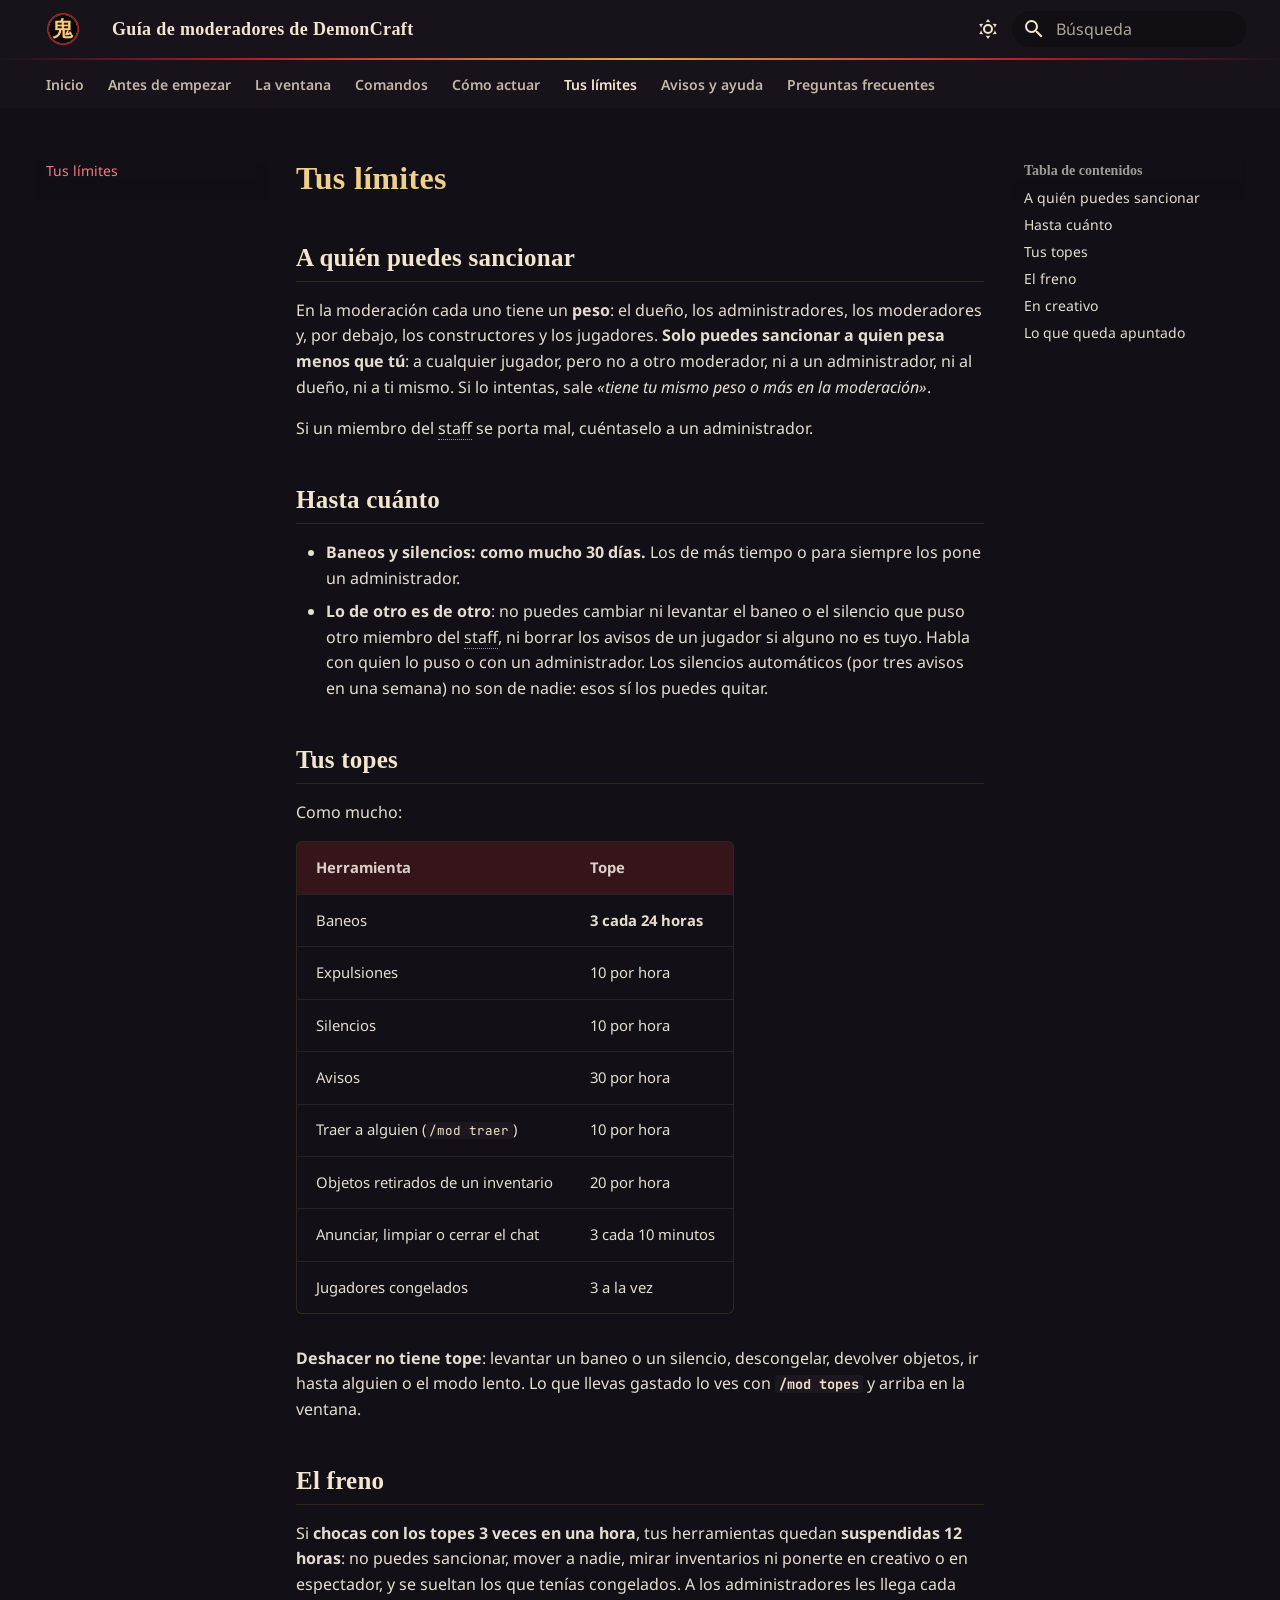
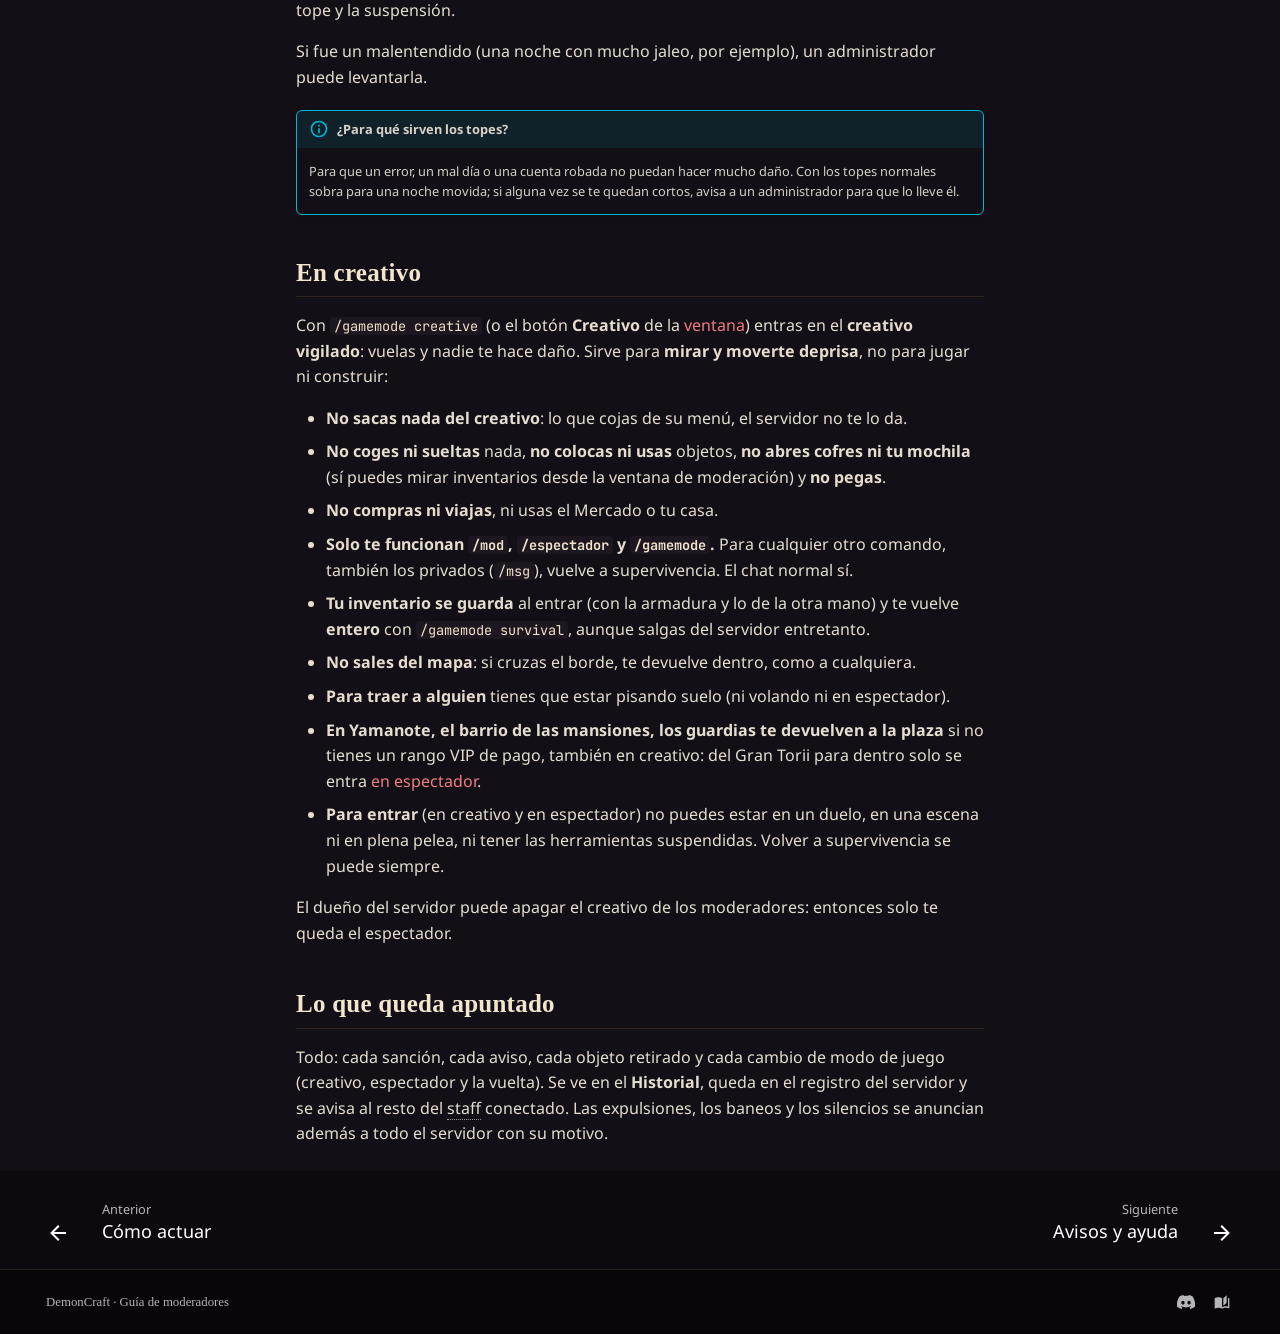
<file: limites/index.html>
<!DOCTYPE html><html lang="es" class="no-js"><head>
    
      <meta charset="utf-8">
      <meta name="viewport" content="width=device-width,initial-scale=1">
      
        <meta name="description" content="A quién puede sancionar un moderador de DemonCraft, hasta cuánto, sus topes por hora y por día, el freno que suspende sus herramientas y lo que no puede hacer en creativo.">
      
      
        <meta name="author" content="DemonCraft">
      
      
        <link rel="canonical" href="https://slava1222.github.io/demoncraft-moderadores/limites/">
      
      
        <link rel="prev" href="../actuar/">
      
      
        <link rel="next" href="../avisos/">
      
      
        
      
      
      <link rel="icon" href="../assets/img/marca/favicon.png">
      <meta name="generator" content="mkdocs-1.6.1, mkdocs-material-9.7.7">
    
    
      
        <title>Tus límites - Guía de moderadores de DemonCraft</title>
      
    
    
      <link rel="stylesheet" href="../assets/stylesheets/main.ec1eaa64.min.css">
      
        
        <link rel="stylesheet" href="../assets/stylesheets/palette.ab4e12ef.min.css">
      
      
  
  
    
      
      
    
  
    
      
      
    
  
    
      
      
    
  
    
      
      
    
  
    
      
      
    
  
    
      
      
    
  
    
      
      
    
  
  
  <style>:root{--md-admonition-icon--note:url('data:image/svg+xml;charset=utf-8,%3Csvg%20xmlns%3D%22http%3A//www.w3.org/2000/svg%22%20viewBox%3D%220%200%2024%2024%22%3E%3Cpath%20d%3D%22M17%204v6l-2-2-2%202V4H9v16h10V4zM3%207V5h2V4a2%202%200%200%201%202-2h12c1.05%200%202%20.95%202%202v16c0%201.05-.95%202-2%202H7c-1.05%200-2-.95-2-2v-1H3v-2h2v-4H3v-2h2V7zm2-2v2h2V5zm0%2014h2v-2H5zm0-6h2v-2H5z%22/%3E%3C/svg%3E');--md-admonition-icon--tip:url('data:image/svg+xml;charset=utf-8,%3Csvg%20xmlns%3D%22http%3A//www.w3.org/2000/svg%22%20viewBox%3D%220%200%2024%2024%22%3E%3Cpath%20d%3D%22M20%2011h3v2h-3zM1%2011h3v2H1zM13%201v3h-2V1zM4.92%203.5l2.13%202.14-1.42%201.41L3.5%204.93zm12.03%202.13%202.12-2.13%201.43%201.43-2.13%202.12zM12%206a6%206%200%200%201%206%206c0%202.22-1.21%204.16-3%205.2V19a1%201%200%200%201-1%201h-4a1%201%200%200%201-1-1v-1.8c-1.79-1.04-3-2.98-3-5.2a6%206%200%200%201%206-6m2%2015v1a1%201%200%200%201-1%201h-2a1%201%200%200%201-1-1v-1zm-3-3h2v-2.13c1.73-.44%203-2.01%203-3.87a4%204%200%200%200-4-4%204%204%200%200%200-4%204c0%201.86%201.27%203.43%203%203.87z%22/%3E%3C/svg%3E');--md-admonition-icon--warning:url('data:image/svg+xml;charset=utf-8,%3Csvg%20xmlns%3D%22http%3A//www.w3.org/2000/svg%22%20viewBox%3D%220%200%2024%2024%22%3E%3Cpath%20d%3D%22M12%202%201%2021h22M12%206l7.53%2013H4.47M11%2010v4h2v-4m-2%206v2h2v-2%22/%3E%3C/svg%3E');--md-admonition-icon--danger:url('data:image/svg+xml;charset=utf-8,%3Csvg%20xmlns%3D%22http%3A//www.w3.org/2000/svg%22%20viewBox%3D%220%200%2024%2024%22%3E%3Cpath%20d%3D%22M8%2015a2%202%200%200%201-2-2%202%202%200%200%201%202-2%202%202%200%200%201%202%202%202%202%200%200%201-2%202m2.5%202%201.5-3%201.5%203zm5.5-2a2%202%200%200%201-2-2%202%202%200%200%201%202-2%202%202%200%200%201%202%202%202%202%200%200%201-2%202m6-4A10%2010%200%200%200%2012%201%2010%2010%200%200%200%202%2011c0%202.8%201.2%205.3%203%207.1V22h14v-3.9c1.8-1.8%203-4.3%203-7.1m-5%209h-2v-2h-2v2h-2v-2H9v2H7v-2.8c-1.8-1.5-3-3.7-3-6.2a8%208%200%200%201%208-8%208%208%200%200%201%208%208c0%202.5-1.2%204.8-3%206.2z%22/%3E%3C/svg%3E');--md-admonition-icon--info:url('data:image/svg+xml;charset=utf-8,%3Csvg%20xmlns%3D%22http%3A//www.w3.org/2000/svg%22%20viewBox%3D%220%200%2024%2024%22%3E%3Cpath%20d%3D%22M11%209h2V7h-2m1%2013c-4.41%200-8-3.59-8-8s3.59-8%208-8%208%203.59%208%208-3.59%208-8%208m0-18A10%2010%200%200%200%202%2012a10%2010%200%200%200%2010%2010%2010%2010%200%200%200%2010-10A10%2010%200%200%200%2012%202m-1%2015h2v-6h-2z%22/%3E%3C/svg%3E');--md-admonition-icon--example:url('data:image/svg+xml;charset=utf-8,%3Csvg%20xmlns%3D%22http%3A//www.w3.org/2000/svg%22%20viewBox%3D%220%200%2024%2024%22%3E%3Cpath%20d%3D%22m6.2%202.44%2011.9%2011.9%202.12-2.12%201.41%201.41-2.47%202.47%203.18%203.18c.39.39.39%201.02%200%201.41l-.71.71a.996.996%200%200%201-1.41%200L17%2018.23l-2.44%202.47-1.41-1.41%202.12-2.12-11.9-11.9V2.44zM15.89%2010l4.74-4.74V2.44H17.8l-4.74%204.74zm-4.95%205-2.83-2.87-2.21%202.21-2.12-2.12-1.41%201.41%202.47%202.47-3.18%203.19a.996.996%200%200%200%200%201.41l.71.71c.39.39%201.02.39%201.41%200L7%2018.23l2.44%202.47%201.41-1.41-2.12-2.12z%22/%3E%3C/svg%3E');--md-admonition-icon--question:url('data:image/svg+xml;charset=utf-8,%3Csvg%20xmlns%3D%22http%3A//www.w3.org/2000/svg%22%20viewBox%3D%220%200%2024%2024%22%3E%3Cpath%20d%3D%22M11%2018h2v-2h-2zm1-16A10%2010%200%200%200%202%2012a10%2010%200%200%200%2010%2010%2010%2010%200%200%200%2010-10A10%2010%200%200%200%2012%202m0%2018c-4.41%200-8-3.59-8-8s3.59-8%208-8%208%203.59%208%208-3.59%208-8%208m0-14a4%204%200%200%200-4%204h2a2%202%200%200%201%202-2%202%202%200%200%201%202%202c0%202-3%201.75-3%205h2c0-2.25%203-2.5%203-5a4%204%200%200%200-4-4%22/%3E%3C/svg%3E');}</style>



    
    
      
    
    
      
        
        
        <link rel="preconnect" href="https://fonts.gstatic.com" crossorigin="">
        <link rel="stylesheet" href="https://fonts.googleapis.com/css?family=Noto+Sans:300,300i,400,400i,700,700i%7CJetBrains+Mono:400,400i,700,700i&amp;display=fallback">
        <style>:root{--md-text-font:"Noto Sans";--md-code-font:"JetBrains Mono"}</style>
      
    
    
      <link rel="stylesheet" href="../assets/css/demoncraft.css">
    
    <script>__md_scope=new URL("..",location),__md_hash=e=>[...e].reduce(((e,_)=>(e<<5)-e+_.charCodeAt(0)),0),__md_get=(e,_=localStorage,t=__md_scope)=>JSON.parse(_.getItem(t.pathname+"."+e)),__md_set=(e,_,t=localStorage,a=__md_scope)=>{try{t.setItem(a.pathname+"."+e,JSON.stringify(_))}catch(e){}}</script>
    
      

    
    
  <link href="../assets/stylesheets/glightbox.min.css" rel="stylesheet"><script src="../assets/javascripts/glightbox.min.js"></script><style id="glightbox-style">
            html.glightbox-open { overflow: initial; height: 100%; }
            .gslide-title { margin-top: 0px; user-select: text; }
            .gslide-desc { color: #666; user-select: text; }
            .gslide-image img { background: white; }
            .gscrollbar-fixer { padding-right: 15px; }
            .gdesc-inner { font-size: 0.75rem; }
            body[data-md-color-scheme="slate"] .gdesc-inner { background: var(--md-default-bg-color); }
            body[data-md-color-scheme="slate"] .gslide-title { color: var(--md-default-fg-color); }
            body[data-md-color-scheme="slate"] .gslide-desc { color: var(--md-default-fg-color); }
        </style></head>
  
  
    
    
      
    
    
    
    
    <body dir="ltr" data-md-color-scheme="slate" data-md-color-primary="custom" data-md-color-accent="custom">
  
    
    <input class="md-toggle" data-md-toggle="drawer" type="checkbox" id="__drawer" autocomplete="off">
    <input class="md-toggle" data-md-toggle="search" type="checkbox" id="__search" autocomplete="off">
    <label class="md-overlay" for="__drawer"></label>
    <div data-md-component="skip">
      
        
        <a href="#tus-limites" class="md-skip">
          Saltar a contenido
        </a>
      
    </div>
    <div data-md-component="announce">
      
    </div>
    
    
      

<header class="md-header" data-md-component="header">
  <nav class="md-header__inner md-grid" aria-label="Cabecera">
    <a href=".." title="Guía de moderadores de DemonCraft" class="md-header__button md-logo" aria-label="Guía de moderadores de DemonCraft" data-md-component="logo">
      
  <img src="../assets/img/marca/icono.png" alt="logo">

    </a>
    <label class="md-header__button md-icon" for="__drawer">
      
      <svg xmlns="http://www.w3.org/2000/svg" viewBox="0 0 24 24"><path d="M3 6h18v2H3zm0 5h18v2H3zm0 5h18v2H3z"></path></svg>
    </label>
    <div class="md-header__title" data-md-component="header-title">
      <div class="md-header__ellipsis">
        <div class="md-header__topic">
          <span class="md-ellipsis">
            Guía de moderadores de DemonCraft
          </span>
        </div>
        <div class="md-header__topic" data-md-component="header-topic">
          <span class="md-ellipsis">
            
              Tus límites
            
          </span>
        </div>
      </div>
    </div>
    
      
        <form class="md-header__option" data-md-component="palette">
  
    
    
    
    <input class="md-option" data-md-color-media="" data-md-color-scheme="slate" data-md-color-primary="custom" data-md-color-accent="custom" aria-label="Cambiar a modo claro" type="radio" name="__palette" id="__palette_0">
    
      <label class="md-header__button md-icon" title="Cambiar a modo claro" for="__palette_1" hidden="">
        <svg xmlns="http://www.w3.org/2000/svg" viewBox="0 0 24 24"><path d="M12 7a5 5 0 0 1 5 5 5 5 0 0 1-5 5 5 5 0 0 1-5-5 5 5 0 0 1 5-5m0 2a3 3 0 0 0-3 3 3 3 0 0 0 3 3 3 3 0 0 0 3-3 3 3 0 0 0-3-3m0-7 2.39 3.42C13.65 5.15 12.84 5 12 5s-1.65.15-2.39.42zM3.34 7l4.16-.35A7.2 7.2 0 0 0 5.94 8.5c-.44.74-.69 1.5-.83 2.29zm.02 10 1.76-3.77a7.131 7.131 0 0 0 2.38 4.14zM20.65 7l-1.77 3.79a7.02 7.02 0 0 0-2.38-4.15zm-.01 10-4.14.36c.59-.51 1.12-1.14 1.54-1.86.42-.73.69-1.5.83-2.29zM12 22l-2.41-3.44c.74.27 1.55.44 2.41.44.82 0 1.63-.17 2.37-.44z"></path></svg>
      </label>
    
  
    
    
    
    <input class="md-option" data-md-color-media="" data-md-color-scheme="default" data-md-color-primary="custom" data-md-color-accent="custom" aria-label="Cambiar a modo oscuro" type="radio" name="__palette" id="__palette_1">
    
      <label class="md-header__button md-icon" title="Cambiar a modo oscuro" for="__palette_0" hidden="">
        <svg xmlns="http://www.w3.org/2000/svg" viewBox="0 0 24 24"><path d="m17.75 4.09-2.53 1.94.91 3.06-2.63-1.81-2.63 1.81.91-3.06-2.53-1.94L12.44 4l1.06-3 1.06 3zm3.5 6.91-1.64 1.25.59 1.98-1.7-1.17-1.7 1.17.59-1.98L15.75 11l2.06-.05L18.5 9l.69 1.95zm-2.28 4.95c.83-.08 1.72 1.1 1.19 1.85-.32.45-.66.87-1.08 1.27C15.17 23 8.84 23 4.94 19.07c-3.91-3.9-3.91-10.24 0-14.14.4-.4.82-.76 1.27-1.08.75-.53 1.93.36 1.85 1.19-.27 2.86.69 5.83 2.89 8.02a9.96 9.96 0 0 0 8.02 2.89m-1.64 2.02a12.08 12.08 0 0 1-7.8-3.47c-2.17-2.19-3.33-5-3.49-7.82-2.81 3.14-2.7 7.96.31 10.98 3.02 3.01 7.84 3.12 10.98.31"></path></svg>
      </label>
    
  
</form>
      
    
    
      <script>var palette=__md_get("__palette");if(palette&&palette.color){if("(prefers-color-scheme)"===palette.color.media){var media=matchMedia("(prefers-color-scheme: light)"),input=document.querySelector(media.matches?"[data-md-color-media='(prefers-color-scheme: light)']":"[data-md-color-media='(prefers-color-scheme: dark)']");palette.color.media=input.getAttribute("data-md-color-media"),palette.color.scheme=input.getAttribute("data-md-color-scheme"),palette.color.primary=input.getAttribute("data-md-color-primary"),palette.color.accent=input.getAttribute("data-md-color-accent")}for(var[key,value]of Object.entries(palette.color))document.body.setAttribute("data-md-color-"+key,value)}</script>
    
    
    
      
      
        <label class="md-header__button md-icon" for="__search">
          
          <svg xmlns="http://www.w3.org/2000/svg" viewBox="0 0 24 24"><path d="M9.5 3A6.5 6.5 0 0 1 16 9.5c0 1.61-.59 3.09-1.56 4.23l.27.27h.79l5 5-1.5 1.5-5-5v-.79l-.27-.27A6.52 6.52 0 0 1 9.5 16 6.5 6.5 0 0 1 3 9.5 6.5 6.5 0 0 1 9.5 3m0 2C7 5 5 7 5 9.5S7 14 9.5 14 14 12 14 9.5 12 5 9.5 5"></path></svg>
        </label>
        <div class="md-search" data-md-component="search" role="dialog">
  <label class="md-search__overlay" for="__search"></label>
  <div class="md-search__inner" role="search">
    <form class="md-search__form" name="search">
      <input type="text" class="md-search__input" name="query" aria-label="Búsqueda" placeholder="Búsqueda" autocapitalize="off" autocorrect="off" autocomplete="off" spellcheck="false" data-md-component="search-query" required="">
      <label class="md-search__icon md-icon" for="__search">
        
        <svg xmlns="http://www.w3.org/2000/svg" viewBox="0 0 24 24"><path d="M9.5 3A6.5 6.5 0 0 1 16 9.5c0 1.61-.59 3.09-1.56 4.23l.27.27h.79l5 5-1.5 1.5-5-5v-.79l-.27-.27A6.52 6.52 0 0 1 9.5 16 6.5 6.5 0 0 1 3 9.5 6.5 6.5 0 0 1 9.5 3m0 2C7 5 5 7 5 9.5S7 14 9.5 14 14 12 14 9.5 12 5 9.5 5"></path></svg>
        
        <svg xmlns="http://www.w3.org/2000/svg" viewBox="0 0 24 24"><path d="M20 11v2H8l5.5 5.5-1.42 1.42L4.16 12l7.92-7.92L13.5 5.5 8 11z"></path></svg>
      </label>
      <nav class="md-search__options" aria-label="Buscar">
        
          <a href="javascript:void(0)" class="md-search__icon md-icon" title="Compartir" aria-label="Compartir" data-clipboard="" data-clipboard-text="" data-md-component="search-share" tabindex="-1">
            
            <svg xmlns="http://www.w3.org/2000/svg" viewBox="0 0 24 24"><path d="M18 16.08c-.76 0-1.44.3-1.96.77L8.91 12.7c.05-.23.09-.46.09-.7s-.04-.47-.09-.7l7.05-4.11c.54.5 1.25.81 2.04.81a3 3 0 0 0 3-3 3 3 0 0 0-3-3 3 3 0 0 0-3 3c0 .24.04.47.09.7L8.04 9.81C7.5 9.31 6.79 9 6 9a3 3 0 0 0-3 3 3 3 0 0 0 3 3c.79 0 1.5-.31 2.04-.81l7.12 4.15c-.05.21-.08.43-.08.66 0 1.61 1.31 2.91 2.92 2.91s2.92-1.3 2.92-2.91A2.92 2.92 0 0 0 18 16.08"></path></svg>
          </a>
        
        <button type="reset" class="md-search__icon md-icon" title="Limpiar" aria-label="Limpiar" tabindex="-1">
          
          <svg xmlns="http://www.w3.org/2000/svg" viewBox="0 0 24 24"><path d="M19 6.41 17.59 5 12 10.59 6.41 5 5 6.41 10.59 12 5 17.59 6.41 19 12 13.41 17.59 19 19 17.59 13.41 12z"></path></svg>
        </button>
      </nav>
      
        <div class="md-search__suggest" data-md-component="search-suggest"></div>
      
    </form>
    <div class="md-search__output">
      <div class="md-search__scrollwrap" tabindex="0" data-md-scrollfix="">
        <div class="md-search-result" data-md-component="search-result">
          <div class="md-search-result__meta">
            Inicializando búsqueda
          </div>
          <ol class="md-search-result__list" role="presentation"></ol>
        </div>
      </div>
    </div>
  </div>
</div>
      
    
    
  </nav>
  
</header>
    
    <div class="md-container" data-md-component="container">
      
      
        
          
            
<nav class="md-tabs" aria-label="Pestañas" data-md-component="tabs">
  <div class="md-grid">
    <ul class="md-tabs__list">
      
        
  
  
  
  
    <li class="md-tabs__item">
      <a href=".." class="md-tabs__link">
        
  
  
    
  
  Inicio

      </a>
    </li>
  

      
        
  
  
  
  
    <li class="md-tabs__item">
      <a href="../empezar/" class="md-tabs__link">
        
  
  
    
  
  Antes de empezar

      </a>
    </li>
  

      
        
  
  
  
  
    <li class="md-tabs__item">
      <a href="../ventana/" class="md-tabs__link">
        
  
  
    
  
  La ventana

      </a>
    </li>
  

      
        
  
  
  
  
    <li class="md-tabs__item">
      <a href="../comandos/" class="md-tabs__link">
        
  
  
    
  
  Comandos

      </a>
    </li>
  

      
        
  
  
  
  
    <li class="md-tabs__item">
      <a href="../actuar/" class="md-tabs__link">
        
  
  
    
  
  Cómo actuar

      </a>
    </li>
  

      
        
  
  
  
    
  
  
    <li class="md-tabs__item md-tabs__item--active">
      <a href="./" class="md-tabs__link">
        
  
  
    
  
  Tus límites

      </a>
    </li>
  

      
        
  
  
  
  
    <li class="md-tabs__item">
      <a href="../avisos/" class="md-tabs__link">
        
  
  
    
  
  Avisos y ayuda

      </a>
    </li>
  

      
        
  
  
  
  
    <li class="md-tabs__item">
      <a href="../faq/" class="md-tabs__link">
        
  
  
    
  
  Preguntas frecuentes

      </a>
    </li>
  

      
    </ul>
  </div>
</nav>
          
        
      
      <main class="md-main" data-md-component="main">
        <div class="md-main__inner md-grid">
          
            
              
              <div class="md-sidebar md-sidebar--primary" data-md-component="sidebar" data-md-type="navigation">
                <div class="md-sidebar__scrollwrap">
                  <div class="md-sidebar__inner">
                    


  


<nav class="md-nav md-nav--primary md-nav--lifted" aria-label="Navegación" data-md-level="0">
  <label class="md-nav__title" for="__drawer">
    <a href=".." title="Guía de moderadores de DemonCraft" class="md-nav__button md-logo" aria-label="Guía de moderadores de DemonCraft" data-md-component="logo">
      
  <img src="../assets/img/marca/icono.png" alt="logo">

    </a>
    Guía de moderadores de DemonCraft
  </label>
  
  <ul class="md-nav__list" data-md-scrollfix="">
    
      
      
  
  
  
  
    <li class="md-nav__item">
      <a href=".." class="md-nav__link">
        
  
  
  <span class="md-ellipsis">
    
  
    Inicio
  

    
  </span>
  
  

      </a>
    </li>
  

    
      
      
  
  
  
  
    <li class="md-nav__item">
      <a href="../empezar/" class="md-nav__link">
        
  
  
  <span class="md-ellipsis">
    
  
    Antes de empezar
  

    
  </span>
  
  

      </a>
    </li>
  

    
      
      
  
  
  
  
    <li class="md-nav__item">
      <a href="../ventana/" class="md-nav__link">
        
  
  
  <span class="md-ellipsis">
    
  
    La ventana
  

    
  </span>
  
  

      </a>
    </li>
  

    
      
      
  
  
  
  
    <li class="md-nav__item">
      <a href="../comandos/" class="md-nav__link">
        
  
  
  <span class="md-ellipsis">
    
  
    Comandos
  

    
  </span>
  
  

      </a>
    </li>
  

    
      
      
  
  
  
  
    <li class="md-nav__item">
      <a href="../actuar/" class="md-nav__link">
        
  
  
  <span class="md-ellipsis">
    
  
    Cómo actuar
  

    
  </span>
  
  

      </a>
    </li>
  

    
      
      
  
  
    
  
  
  
    <li class="md-nav__item md-nav__item--active">
      
      <input class="md-nav__toggle md-toggle" type="checkbox" id="__toc">
      
      
        
      
      
        <label class="md-nav__link md-nav__link--active" for="__toc">
          
  
  
  <span class="md-ellipsis">
    
  
    Tus límites
  

    
  </span>
  
  

          <span class="md-nav__icon md-icon"></span>
        </label>
      
      <a href="./" class="md-nav__link md-nav__link--active">
        
  
  
  <span class="md-ellipsis">
    
  
    Tus límites
  

    
  </span>
  
  

      </a>
      
        

<nav class="md-nav md-nav--secondary" aria-label="Tabla de contenidos">
  
  
  
    
  
  
    <label class="md-nav__title" for="__toc">
      <span class="md-nav__icon md-icon"></span>
      Tabla de contenidos
    </label>
    <ul class="md-nav__list" data-md-component="toc" data-md-scrollfix="">
      
        <li class="md-nav__item">
  <a href="#a-quien-puedes-sancionar" class="md-nav__link">
    <span class="md-ellipsis">
      
        A quién puedes sancionar
      
    </span>
  </a>
  
</li>
      
        <li class="md-nav__item">
  <a href="#hasta-cuanto" class="md-nav__link">
    <span class="md-ellipsis">
      
        Hasta cuánto
      
    </span>
  </a>
  
</li>
      
        <li class="md-nav__item">
  <a href="#tus-topes" class="md-nav__link">
    <span class="md-ellipsis">
      
        Tus topes
      
    </span>
  </a>
  
</li>
      
        <li class="md-nav__item">
  <a href="#el-freno" class="md-nav__link">
    <span class="md-ellipsis">
      
        El freno
      
    </span>
  </a>
  
</li>
      
        <li class="md-nav__item">
  <a href="#en-creativo" class="md-nav__link">
    <span class="md-ellipsis">
      
        En creativo
      
    </span>
  </a>
  
</li>
      
        <li class="md-nav__item">
  <a href="#lo-que-queda-apuntado" class="md-nav__link">
    <span class="md-ellipsis">
      
        Lo que queda apuntado
      
    </span>
  </a>
  
</li>
      
    </ul>
  
</nav>
      
    </li>
  

    
      
      
  
  
  
  
    <li class="md-nav__item">
      <a href="../avisos/" class="md-nav__link">
        
  
  
  <span class="md-ellipsis">
    
  
    Avisos y ayuda
  

    
  </span>
  
  

      </a>
    </li>
  

    
      
      
  
  
  
  
    <li class="md-nav__item">
      <a href="../faq/" class="md-nav__link">
        
  
  
  <span class="md-ellipsis">
    
  
    Preguntas frecuentes
  

    
  </span>
  
  

      </a>
    </li>
  

    
  </ul>
</nav>
                  </div>
                </div>
              </div>
            
            
              
              <div class="md-sidebar md-sidebar--secondary" data-md-component="sidebar" data-md-type="toc">
                <div class="md-sidebar__scrollwrap">
                  <div class="md-sidebar__inner">
                    

<nav class="md-nav md-nav--secondary" aria-label="Tabla de contenidos">
  
  
  
    
  
  
    <label class="md-nav__title" for="__toc">
      <span class="md-nav__icon md-icon"></span>
      Tabla de contenidos
    </label>
    <ul class="md-nav__list" data-md-component="toc" data-md-scrollfix="">
      
        <li class="md-nav__item">
  <a href="#a-quien-puedes-sancionar" class="md-nav__link">
    <span class="md-ellipsis">
      
        A quién puedes sancionar
      
    </span>
  </a>
  
</li>
      
        <li class="md-nav__item">
  <a href="#hasta-cuanto" class="md-nav__link">
    <span class="md-ellipsis">
      
        Hasta cuánto
      
    </span>
  </a>
  
</li>
      
        <li class="md-nav__item">
  <a href="#tus-topes" class="md-nav__link">
    <span class="md-ellipsis">
      
        Tus topes
      
    </span>
  </a>
  
</li>
      
        <li class="md-nav__item">
  <a href="#el-freno" class="md-nav__link">
    <span class="md-ellipsis">
      
        El freno
      
    </span>
  </a>
  
</li>
      
        <li class="md-nav__item">
  <a href="#en-creativo" class="md-nav__link">
    <span class="md-ellipsis">
      
        En creativo
      
    </span>
  </a>
  
</li>
      
        <li class="md-nav__item">
  <a href="#lo-que-queda-apuntado" class="md-nav__link">
    <span class="md-ellipsis">
      
        Lo que queda apuntado
      
    </span>
  </a>
  
</li>
      
    </ul>
  
</nav>
                  </div>
                </div>
              </div>
            
          
          
            <div class="md-content" data-md-component="content">
              
              <article class="md-content__inner md-typeset">
                
                  



<h1 id="tus-limites">Tus límites<a class="headerlink" href="#tus-limites" title="Permanent link">#</a></h1>
<h2 id="a-quien-puedes-sancionar">A quién puedes sancionar<a class="headerlink" href="#a-quien-puedes-sancionar" title="Permanent link">#</a></h2>
<p>En la moderación cada uno tiene un <strong>peso</strong>: el dueño, los administradores, los moderadores y, por debajo, los
constructores y los jugadores. <strong>Solo puedes sancionar a quien pesa menos que tú</strong>: a cualquier jugador, pero no a otro
moderador, ni a un administrador, ni al dueño, ni a ti mismo. Si lo intentas, sale <em>«tiene tu mismo peso o más en la
moderación»</em>.</p>
<p>Si un miembro del <abbr title="El equipo del servidor: moderadores, administradores y el dueño">staff</abbr> se porta mal, cuéntaselo a un administrador.</p>
<h2 id="hasta-cuanto">Hasta cuánto<a class="headerlink" href="#hasta-cuanto" title="Permanent link">#</a></h2>
<ul>
<li><strong>Baneos y silencios: como mucho 30 días.</strong> Los de más tiempo o para siempre los pone un administrador.</li>
<li><strong>Lo de otro es de otro</strong>: no puedes cambiar ni levantar el baneo o el silencio que puso otro miembro del <abbr title="El equipo del servidor: moderadores, administradores y el dueño">staff</abbr>, ni
  borrar los avisos de un jugador si alguno no es tuyo. Habla con quien lo puso o con un administrador. Los silencios
  automáticos (por tres avisos en una semana) no son de nadie: esos sí los puedes quitar.</li>
</ul>
<h2 id="tus-topes">Tus topes<a class="headerlink" href="#tus-topes" title="Permanent link">#</a></h2>
<p>Como mucho:</p>
<table>
<thead>
<tr>
<th>Herramienta</th>
<th>Tope</th>
</tr>
</thead>
<tbody>
<tr>
<td>Baneos</td>
<td><strong>3 cada 24 horas</strong></td>
</tr>
<tr>
<td>Expulsiones</td>
<td>10 por hora</td>
</tr>
<tr>
<td>Silencios</td>
<td>10 por hora</td>
</tr>
<tr>
<td>Avisos</td>
<td>30 por hora</td>
</tr>
<tr>
<td>Traer a alguien (<code>/mod traer</code>)</td>
<td>10 por hora</td>
</tr>
<tr>
<td>Objetos retirados de un inventario</td>
<td>20 por hora</td>
</tr>
<tr>
<td>Anunciar, limpiar o cerrar el chat</td>
<td>3 cada 10 minutos</td>
</tr>
<tr>
<td>Jugadores congelados</td>
<td>3 a la vez</td>
</tr>
</tbody>
</table>
<p><strong>Deshacer no tiene tope</strong>: levantar un baneo o un silencio, descongelar, devolver objetos, ir hasta alguien o el modo
lento. Lo que llevas gastado lo ves con <strong><code>/mod topes</code></strong> y arriba en la ventana.</p>
<h2 id="el-freno">El freno<a class="headerlink" href="#el-freno" title="Permanent link">#</a></h2>
<p>Si <strong>chocas con los topes 3 veces en una hora</strong>, tus herramientas quedan <strong>suspendidas 12 horas</strong>: no puedes sancionar,
mover a nadie, mirar inventarios ni ponerte en creativo o en espectador, y se sueltan los que tenías congelados. A los
administradores les llega cada tope y la suspensión.</p>
<p>Si fue un malentendido (una noche con mucho jaleo, por ejemplo), un administrador puede levantarla.</p>
<div class="admonition info">
<p class="admonition-title">¿Para qué sirven los topes?</p>
<p>Para que un error, un mal día o una cuenta robada no puedan hacer mucho daño. Con los topes normales sobra para una
noche movida; si alguna vez se te quedan cortos, avisa a un administrador para que lo lleve él.</p>
</div>
<h2 id="en-creativo">En creativo<a class="headerlink" href="#en-creativo" title="Permanent link">#</a></h2>
<p>Con <code>/gamemode creative</code> (o el botón <strong>Creativo</strong> de la <a href="../ventana/#tu-modo-de-juego">ventana</a>) entras en el <strong>creativo
vigilado</strong>: vuelas y nadie te hace daño. Sirve para <strong>mirar y moverte deprisa</strong>, no para jugar ni construir:</p>
<ul>
<li><strong>No sacas nada del creativo</strong>: lo que cojas de su menú, el servidor no te lo da.</li>
<li><strong>No coges ni sueltas</strong> nada, <strong>no colocas ni usas</strong> objetos, <strong>no abres cofres ni tu mochila</strong> (sí puedes mirar inventarios desde la
  ventana de moderación) y <strong>no pegas</strong>.</li>
<li><strong>No compras ni viajas</strong>, ni usas el Mercado o tu casa.</li>
<li><strong>Solo te funcionan <code>/mod</code>, <code>/espectador</code> y <code>/gamemode</code>.</strong> Para cualquier otro comando, también los privados (<code>/msg</code>),
  vuelve a supervivencia. El chat normal sí.</li>
<li><strong>Tu inventario se guarda</strong> al entrar (con la armadura y lo de la otra mano) y te vuelve <strong>entero</strong> con
  <code>/gamemode survival</code>, aunque salgas del servidor entretanto.</li>
<li><strong>No sales del mapa</strong>: si cruzas el borde, te devuelve dentro, como a cualquiera.</li>
<li><strong>Para traer a alguien</strong> tienes que estar pisando suelo (ni volando ni en espectador).</li>
<li><strong>En Yamanote, el barrio de las mansiones, los guardias te devuelven a la plaza</strong> si no tienes un rango VIP de pago, también en
  creativo: del Gran Torii para dentro solo se entra <a href="../comandos/#tu-modo-de-juego">en espectador</a>.</li>
<li><strong>Para entrar</strong> (en creativo y en espectador) no puedes estar en un duelo, en una escena ni en plena pelea, ni tener las
  herramientas suspendidas. Volver a supervivencia se puede siempre.</li>
</ul>
<p>El dueño del servidor puede apagar el creativo de los moderadores: entonces solo te queda el espectador.</p>
<h2 id="lo-que-queda-apuntado">Lo que queda apuntado<a class="headerlink" href="#lo-que-queda-apuntado" title="Permanent link">#</a></h2>
<p>Todo: cada sanción, cada aviso, cada objeto retirado y cada cambio de modo de juego (creativo, espectador y la vuelta).
Se ve en el <strong>Historial</strong>, queda en el registro del servidor y se avisa al resto del <abbr title="El equipo del servidor: moderadores, administradores y el dueño">staff</abbr> conectado. Las expulsiones, los
baneos y los silencios se anuncian además a todo el servidor con su motivo.</p>







  
  






                
              </article>
            </div>
          
          
  <script>var tabs=__md_get("__tabs");if(Array.isArray(tabs))e:for(var set of document.querySelectorAll(".tabbed-set")){var labels=set.querySelector(".tabbed-labels");for(var tab of tabs)for(var label of labels.getElementsByTagName("label"))if(label.innerText.trim()===tab){var input=document.getElementById(label.htmlFor);input.checked=!0;continue e}}</script>

<script>var target=document.getElementById(location.hash.slice(1));target&&target.name&&(target.checked=target.name.startsWith("__tabbed_"))</script>
        </div>
        
          <button type="button" class="md-top md-icon" data-md-component="top" hidden="">
  
  <svg xmlns="http://www.w3.org/2000/svg" viewBox="0 0 24 24"><path d="M13 20h-2V8l-5.5 5.5-1.42-1.42L12 4.16l7.92 7.92-1.42 1.42L13 8z"></path></svg>
  Volver al principio
</button>
        
      </main>
      
        <footer class="md-footer">
  
    
      
      <nav class="md-footer__inner md-grid" aria-label="Pie">
        
          
          <a href="../actuar/" class="md-footer__link md-footer__link--prev" aria-label="Anterior: Cómo actuar">
            <div class="md-footer__button md-icon">
              
              <svg xmlns="http://www.w3.org/2000/svg" viewBox="0 0 24 24"><path d="M20 11v2H8l5.5 5.5-1.42 1.42L4.16 12l7.92-7.92L13.5 5.5 8 11z"></path></svg>
            </div>
            <div class="md-footer__title">
              <span class="md-footer__direction">
                Anterior
              </span>
              <div class="md-ellipsis">
                Cómo actuar
              </div>
            </div>
          </a>
        
        
          
          <a href="../avisos/" class="md-footer__link md-footer__link--next" aria-label="Siguiente: Avisos y ayuda">
            <div class="md-footer__title">
              <span class="md-footer__direction">
                Siguiente
              </span>
              <div class="md-ellipsis">
                Avisos y ayuda
              </div>
            </div>
            <div class="md-footer__button md-icon">
              
              <svg xmlns="http://www.w3.org/2000/svg" viewBox="0 0 24 24"><path d="M4 11v2h12l-5.5 5.5 1.42 1.42L19.84 12l-7.92-7.92L10.5 5.5 16 11z"></path></svg>
            </div>
          </a>
        
      </nav>
    
  
  <div class="md-footer-meta md-typeset">
    <div class="md-footer-meta__inner md-grid">
      <div class="md-copyright">
  
    <div class="md-copyright__highlight">
      DemonCraft · Guía de moderadores
    </div>
  
  
</div>
      
        
<div class="md-social">
  
    
    
    
    
    <a href="https://discord.gg/mdwAvAMBvr" target="_blank" rel="noopener" title="Discord de DemonCraft" class="md-social__link">
      <svg xmlns="http://www.w3.org/2000/svg" viewBox="0 0 576 512"><!--! Font Awesome Free 7.1.0 by @fontawesome - https://fontawesome.com License - https://fontawesome.com/license/free (Icons: CC BY 4.0, Fonts: SIL OFL 1.1, Code: MIT License) Copyright 2025 Fonticons, Inc.--><path d="M492.5 69.8c-.2-.3-.4-.6-.8-.7-38.1-17.5-78.4-30-119.7-37.1-.4-.1-.8 0-1.1.1s-.6.4-.8.8c-5.5 9.9-10.5 20.2-14.9 30.6-44.6-6.8-89.9-6.8-134.4 0-4.5-10.5-9.5-20.7-15.1-30.6-.2-.3-.5-.6-.8-.8s-.7-.2-1.1-.2C162.5 39 122.2 51.5 84.1 69c-.3.1-.6.4-.8.7C7.1 183.5-13.8 294.6-3.6 404.2c0 .3.1.5.2.8s.3.4.5.6c44.4 32.9 94 58 146.8 74.2.4.1.8.1 1.1 0s.7-.4.9-.7c11.3-15.4 21.4-31.8 30-48.8.1-.2.2-.5.2-.8s0-.5-.1-.8-.2-.5-.4-.6-.4-.3-.7-.4c-15.8-6.1-31.2-13.4-45.9-21.9-.3-.2-.5-.4-.7-.6s-.3-.6-.3-.9 0-.6.2-.9.3-.5.6-.7c3.1-2.3 6.2-4.7 9.1-7.1.3-.2.6-.4.9-.4s.7 0 1 .1c96.2 43.9 200.4 43.9 295.5 0 .3-.1.7-.2 1-.2s.7.2.9.4c2.9 2.4 6 4.9 9.1 7.2.2.2.4.4.6.7s.2.6.2.9-.1.6-.3.9-.4.5-.6.6c-14.7 8.6-30 15.9-45.9 21.8-.2.1-.5.2-.7.4s-.3.4-.4.7-.1.5-.1.8.1.5.2.8c8.8 17 18.8 33.3 30 48.8.2.3.6.6.9.7s.8.1 1.1 0c52.9-16.2 102.6-41.3 147.1-74.2.2-.2.4-.4.5-.6s.2-.5.2-.8c12.3-126.8-20.5-236.9-86.9-334.5zm-302 267.7c-29 0-52.8-26.6-52.8-59.2s23.4-59.2 52.8-59.2c29.7 0 53.3 26.8 52.8 59.2 0 32.7-23.4 59.2-52.8 59.2m195.4 0c-29 0-52.8-26.6-52.8-59.2s23.4-59.2 52.8-59.2c29.7 0 53.3 26.8 52.8 59.2 0 32.7-23.2 59.2-52.8 59.2"></path></svg>
    </a>
  
    
    
    
    
    <a href="https://slava1222.github.io/demoncraft-guia/" target="_blank" rel="noopener" title="Guía de jugadores" class="md-social__link">
      <svg xmlns="http://www.w3.org/2000/svg" viewBox="0 0 24 24"><path d="m19 2-5 4.5v11l5-4.5zM6.5 5C4.55 5 2.45 5.4 1 6.5v14.66c0 .25.25.5.5.5.1 0 .15-.07.25-.07 1.35-.65 3.3-1.09 4.75-1.09 1.95 0 4.05.4 5.5 1.5 1.35-.85 3.8-1.5 5.5-1.5 1.65 0 3.35.31 4.75 1.06.1.05.15.03.25.03.25 0 .5-.25.5-.5V6.5c-.6-.45-1.25-.75-2-1V19c-1.1-.35-2.3-.5-3.5-.5-1.7 0-4.15.65-5.5 1.5V6.5C10.55 5.4 8.45 5 6.5 5"></path></svg>
    </a>
  
</div>
      
    </div>
  </div>
</footer>
      
    </div>
    <div class="md-dialog" data-md-component="dialog">
      <div class="md-dialog__inner md-typeset"></div>
    </div>
    
      <div class="md-progress" data-md-component="progress" role="progressbar"></div>
    
    
    
      
      
      <script id="__config" type="application/json">{"annotate": null, "base": "..", "features": ["navigation.tabs", "navigation.sections", "navigation.indexes", "navigation.top", "navigation.footer", "navigation.instant", "navigation.instant.progress", "navigation.tracking", "search.suggest", "search.highlight", "search.share", "content.code.copy", "content.tabs.link", "content.tooltips", "toc.follow"], "search": "../assets/javascripts/workers/search.2c215733.min.js", "tags": null, "translations": {"clipboard.copied": "Copiado al portapapeles", "clipboard.copy": "Copiar al portapapeles", "search.result.more.one": "1 m\u00e1s en esta p\u00e1gina", "search.result.more.other": "# m\u00e1s en esta p\u00e1gina", "search.result.none": "No se encontraron documentos", "search.result.one": "1 documento encontrado", "search.result.other": "# documentos encontrados", "search.result.placeholder": "Teclee para comenzar b\u00fasqueda", "search.result.term.missing": "Falta", "select.version": "Seleccionar versi\u00f3n"}, "version": null}</script>
    
    
      <script src="../assets/javascripts/bundle.d7400e89.min.js"></script>
      
        <script src="../assets/js/demoncraft.js"></script>
      
    
  
<script id="init-glightbox">const lightbox = GLightbox({"touchNavigation": true, "loop": false, "zoomable": true, "draggable": true, "openEffect": "zoom", "closeEffect": "zoom", "slideEffect": "slide"});
document$.subscribe(()=>{ lightbox.reload(); });
</script></body></html>
</file>
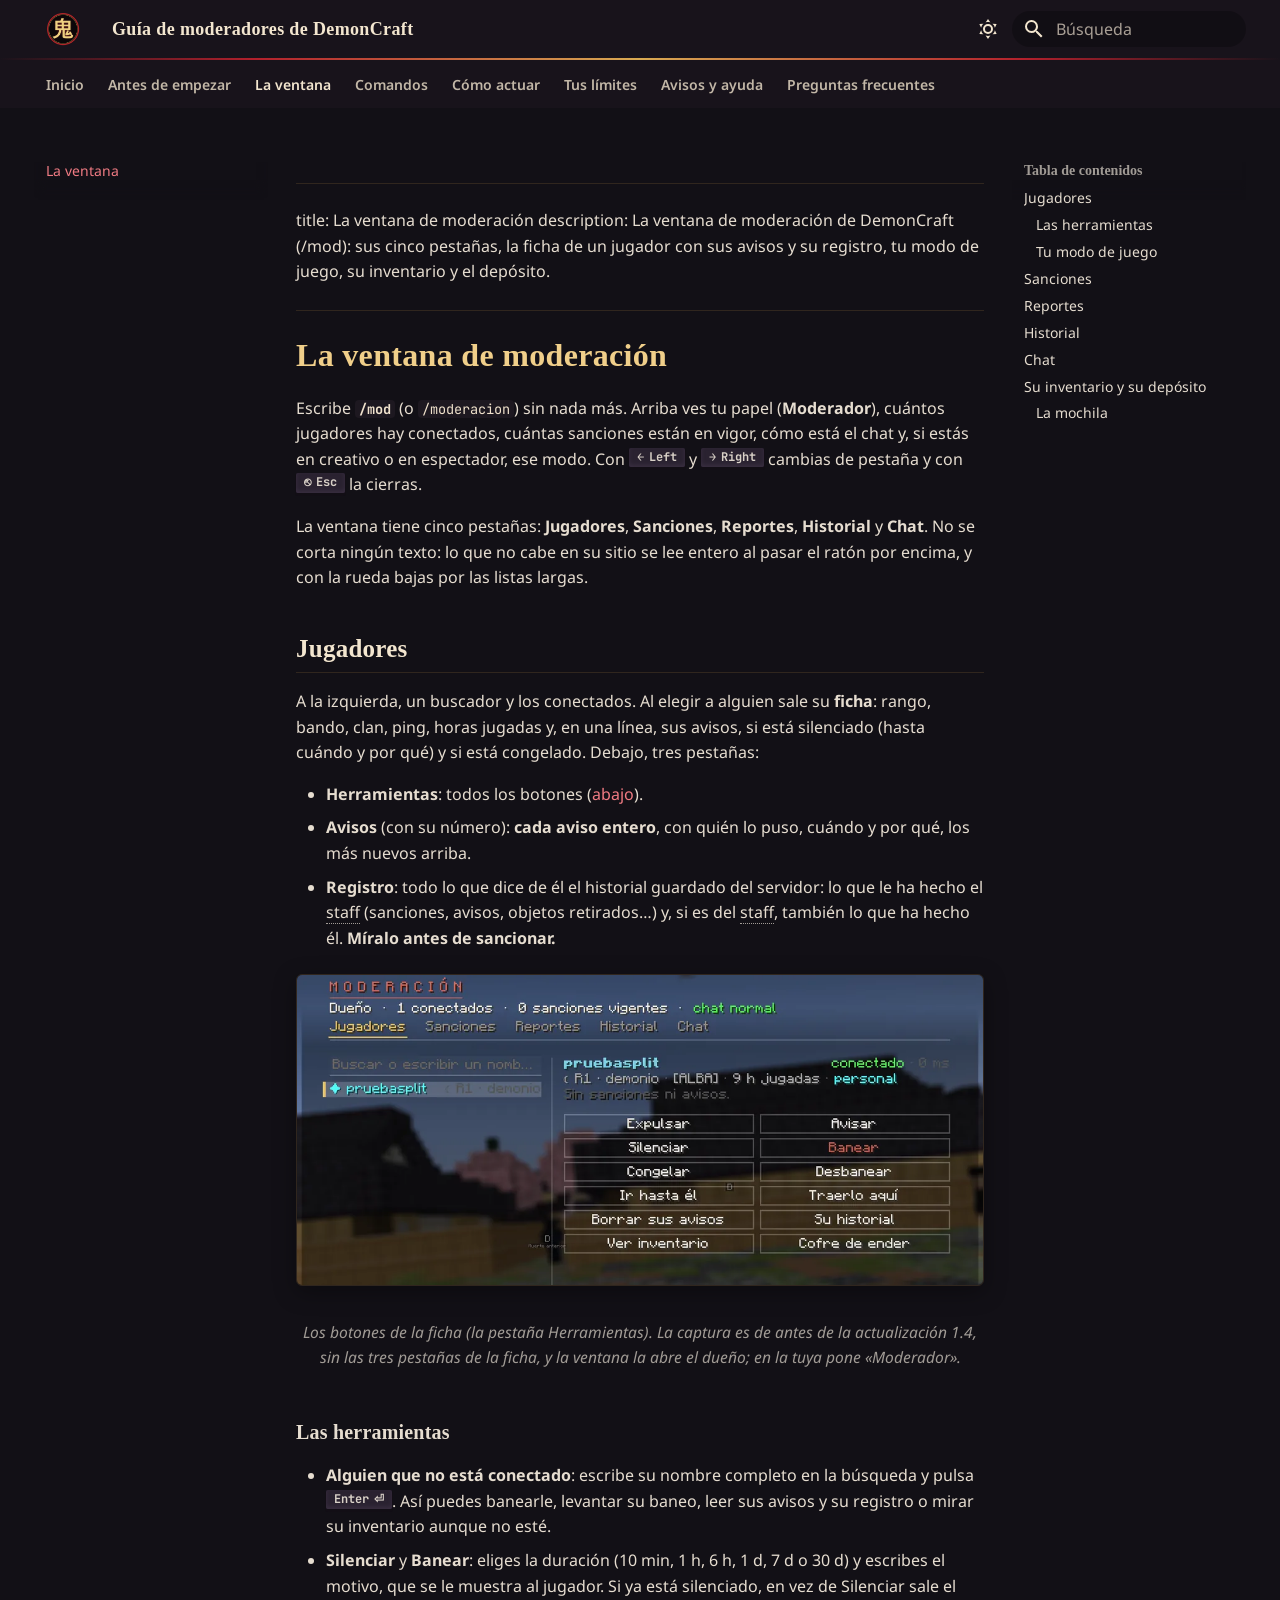
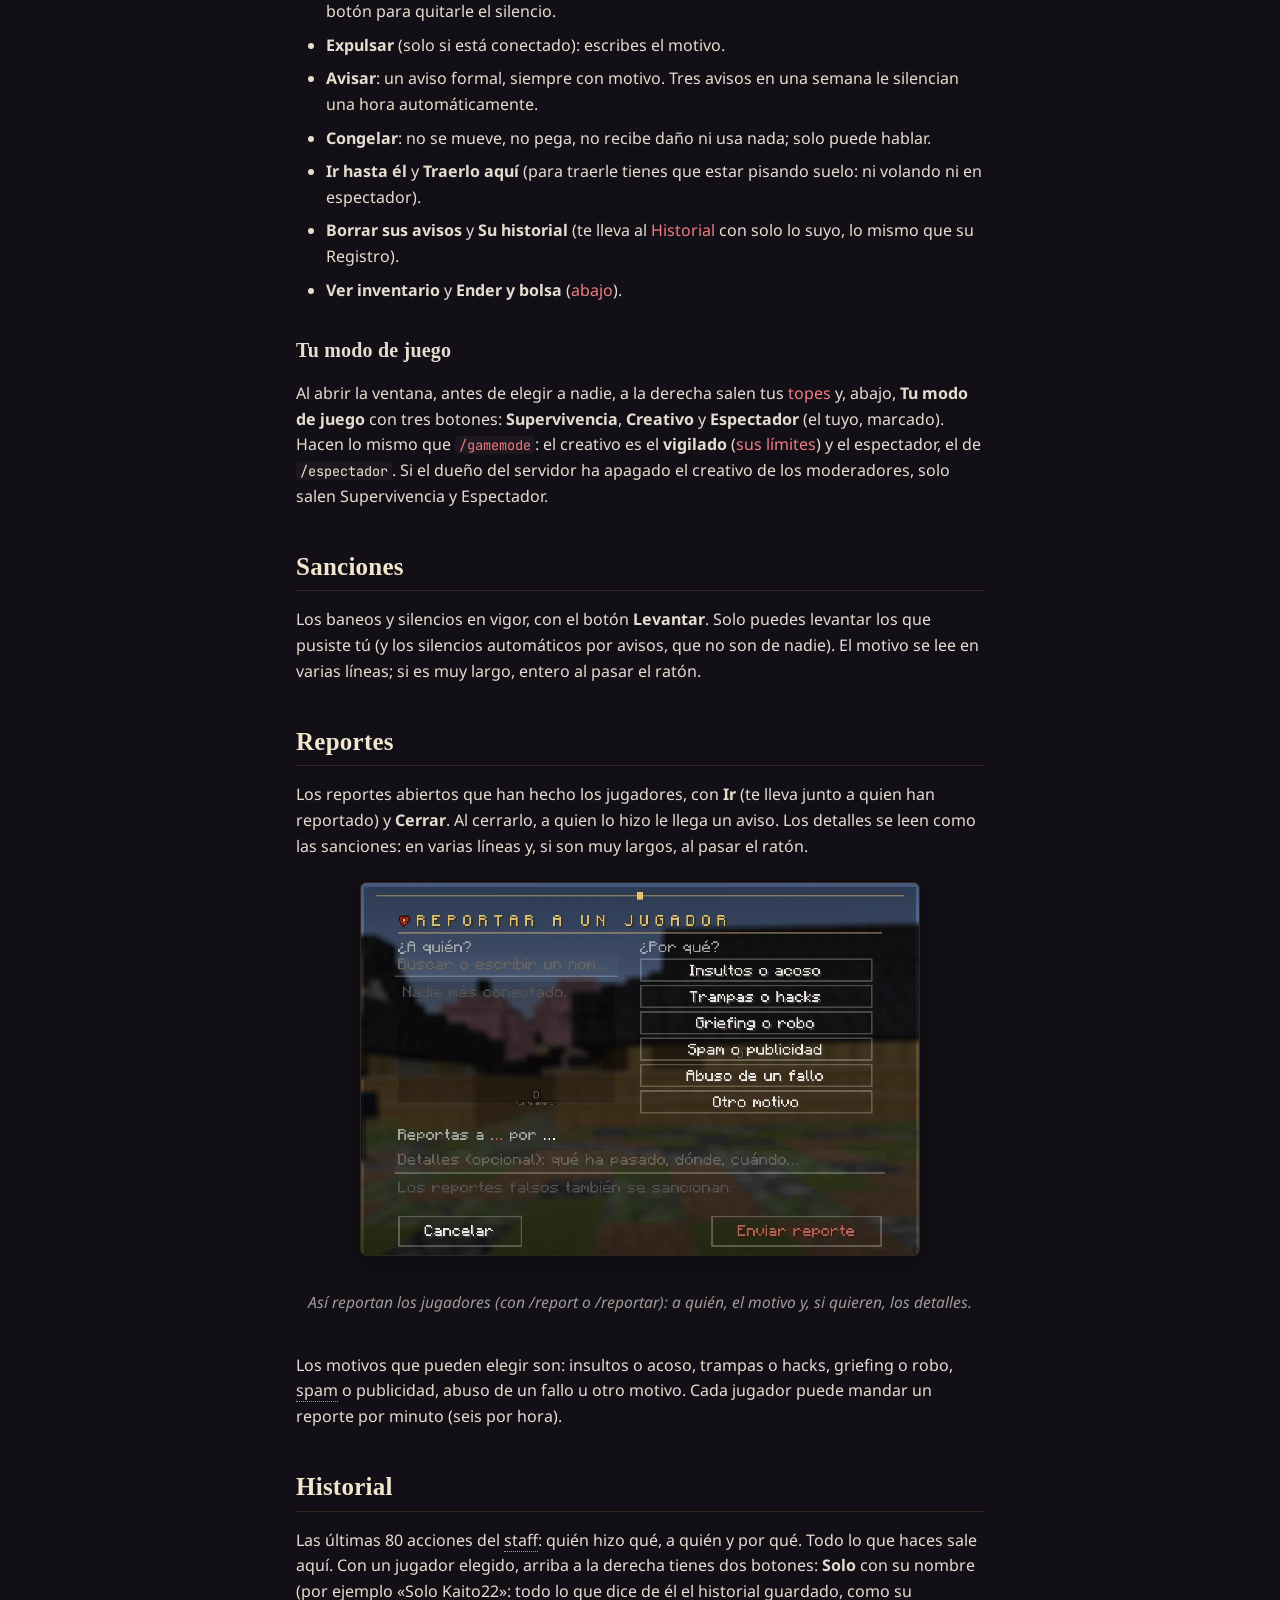
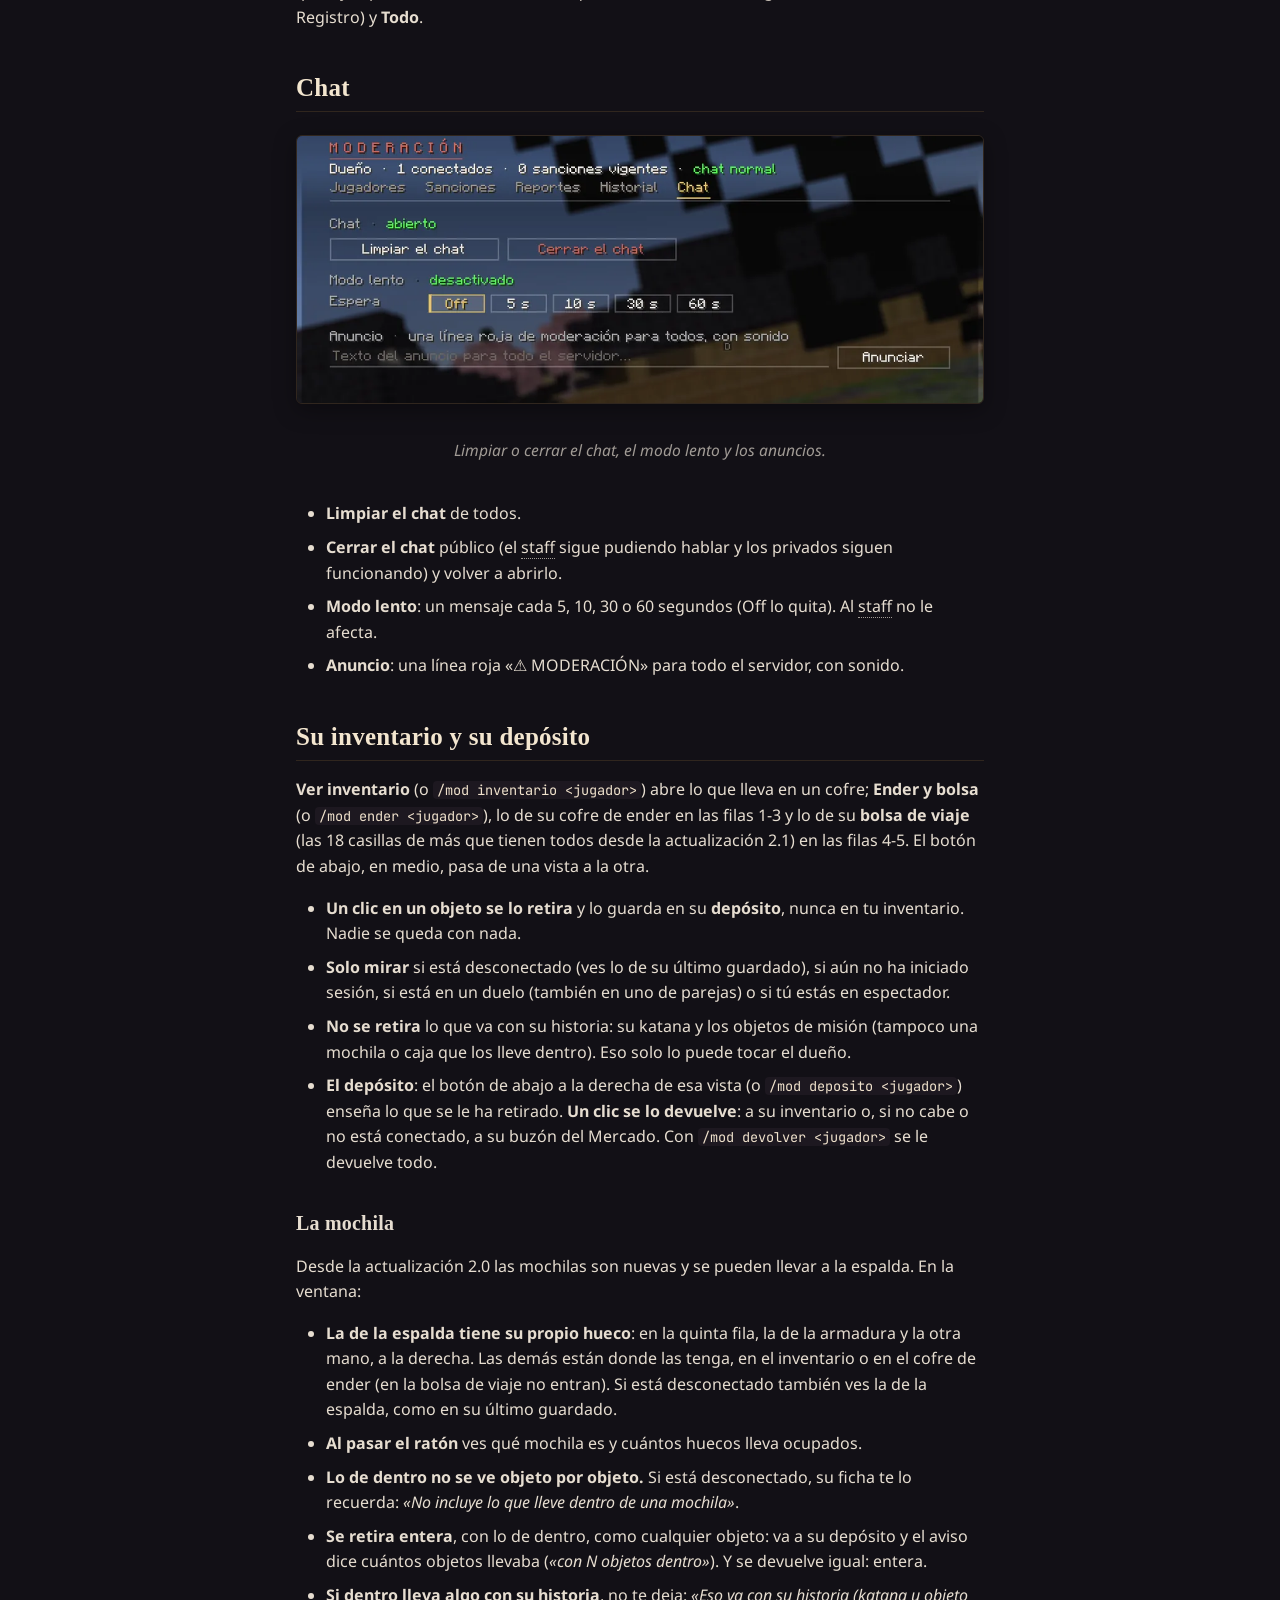
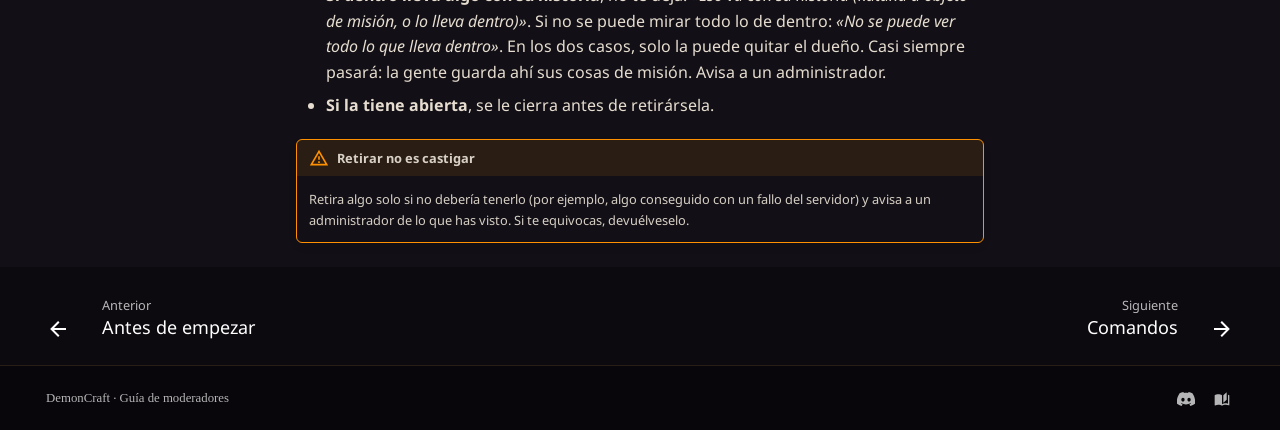
<file: ventana/index.html>
<!DOCTYPE html><html lang="es" class="no-js"><head>
    
      <meta charset="utf-8">
      <meta name="viewport" content="width=device-width,initial-scale=1">
      
        <meta name="description" content="La guía para el equipo de moderación de DemonCraft: qué puede hacer un moderador, todos sus comandos, sus límites y cómo actuar en cada caso.">
      
      
        <meta name="author" content="DemonCraft">
      
      
        <link rel="canonical" href="https://slava1222.github.io/demoncraft-moderadores/ventana/">
      
      
        <link rel="prev" href="../empezar/">
      
      
        <link rel="next" href="../comandos/">
      
      
        
      
      
      <link rel="icon" href="../assets/img/marca/favicon.png">
      <meta name="generator" content="mkdocs-1.6.1, mkdocs-material-9.7.7">
    
    
      
        <title>La ventana - Guía de moderadores de DemonCraft</title>
      
    
    
      <link rel="stylesheet" href="../assets/stylesheets/main.ec1eaa64.min.css">
      
        
        <link rel="stylesheet" href="../assets/stylesheets/palette.ab4e12ef.min.css">
      
      
  
  
    
      
      
    
  
    
      
      
    
  
    
      
      
    
  
    
      
      
    
  
    
      
      
    
  
    
      
      
    
  
    
      
      
    
  
  
  <style>:root{--md-admonition-icon--note:url('data:image/svg+xml;charset=utf-8,%3Csvg%20xmlns%3D%22http%3A//www.w3.org/2000/svg%22%20viewBox%3D%220%200%2024%2024%22%3E%3Cpath%20d%3D%22M17%204v6l-2-2-2%202V4H9v16h10V4zM3%207V5h2V4a2%202%200%200%201%202-2h12c1.05%200%202%20.95%202%202v16c0%201.05-.95%202-2%202H7c-1.05%200-2-.95-2-2v-1H3v-2h2v-4H3v-2h2V7zm2-2v2h2V5zm0%2014h2v-2H5zm0-6h2v-2H5z%22/%3E%3C/svg%3E');--md-admonition-icon--tip:url('data:image/svg+xml;charset=utf-8,%3Csvg%20xmlns%3D%22http%3A//www.w3.org/2000/svg%22%20viewBox%3D%220%200%2024%2024%22%3E%3Cpath%20d%3D%22M20%2011h3v2h-3zM1%2011h3v2H1zM13%201v3h-2V1zM4.92%203.5l2.13%202.14-1.42%201.41L3.5%204.93zm12.03%202.13%202.12-2.13%201.43%201.43-2.13%202.12zM12%206a6%206%200%200%201%206%206c0%202.22-1.21%204.16-3%205.2V19a1%201%200%200%201-1%201h-4a1%201%200%200%201-1-1v-1.8c-1.79-1.04-3-2.98-3-5.2a6%206%200%200%201%206-6m2%2015v1a1%201%200%200%201-1%201h-2a1%201%200%200%201-1-1v-1zm-3-3h2v-2.13c1.73-.44%203-2.01%203-3.87a4%204%200%200%200-4-4%204%204%200%200%200-4%204c0%201.86%201.27%203.43%203%203.87z%22/%3E%3C/svg%3E');--md-admonition-icon--warning:url('data:image/svg+xml;charset=utf-8,%3Csvg%20xmlns%3D%22http%3A//www.w3.org/2000/svg%22%20viewBox%3D%220%200%2024%2024%22%3E%3Cpath%20d%3D%22M12%202%201%2021h22M12%206l7.53%2013H4.47M11%2010v4h2v-4m-2%206v2h2v-2%22/%3E%3C/svg%3E');--md-admonition-icon--danger:url('data:image/svg+xml;charset=utf-8,%3Csvg%20xmlns%3D%22http%3A//www.w3.org/2000/svg%22%20viewBox%3D%220%200%2024%2024%22%3E%3Cpath%20d%3D%22M8%2015a2%202%200%200%201-2-2%202%202%200%200%201%202-2%202%202%200%200%201%202%202%202%202%200%200%201-2%202m2.5%202%201.5-3%201.5%203zm5.5-2a2%202%200%200%201-2-2%202%202%200%200%201%202-2%202%202%200%200%201%202%202%202%202%200%200%201-2%202m6-4A10%2010%200%200%200%2012%201%2010%2010%200%200%200%202%2011c0%202.8%201.2%205.3%203%207.1V22h14v-3.9c1.8-1.8%203-4.3%203-7.1m-5%209h-2v-2h-2v2h-2v-2H9v2H7v-2.8c-1.8-1.5-3-3.7-3-6.2a8%208%200%200%201%208-8%208%208%200%200%201%208%208c0%202.5-1.2%204.8-3%206.2z%22/%3E%3C/svg%3E');--md-admonition-icon--info:url('data:image/svg+xml;charset=utf-8,%3Csvg%20xmlns%3D%22http%3A//www.w3.org/2000/svg%22%20viewBox%3D%220%200%2024%2024%22%3E%3Cpath%20d%3D%22M11%209h2V7h-2m1%2013c-4.41%200-8-3.59-8-8s3.59-8%208-8%208%203.59%208%208-3.59%208-8%208m0-18A10%2010%200%200%200%202%2012a10%2010%200%200%200%2010%2010%2010%2010%200%200%200%2010-10A10%2010%200%200%200%2012%202m-1%2015h2v-6h-2z%22/%3E%3C/svg%3E');--md-admonition-icon--example:url('data:image/svg+xml;charset=utf-8,%3Csvg%20xmlns%3D%22http%3A//www.w3.org/2000/svg%22%20viewBox%3D%220%200%2024%2024%22%3E%3Cpath%20d%3D%22m6.2%202.44%2011.9%2011.9%202.12-2.12%201.41%201.41-2.47%202.47%203.18%203.18c.39.39.39%201.02%200%201.41l-.71.71a.996.996%200%200%201-1.41%200L17%2018.23l-2.44%202.47-1.41-1.41%202.12-2.12-11.9-11.9V2.44zM15.89%2010l4.74-4.74V2.44H17.8l-4.74%204.74zm-4.95%205-2.83-2.87-2.21%202.21-2.12-2.12-1.41%201.41%202.47%202.47-3.18%203.19a.996.996%200%200%200%200%201.41l.71.71c.39.39%201.02.39%201.41%200L7%2018.23l2.44%202.47%201.41-1.41-2.12-2.12z%22/%3E%3C/svg%3E');--md-admonition-icon--question:url('data:image/svg+xml;charset=utf-8,%3Csvg%20xmlns%3D%22http%3A//www.w3.org/2000/svg%22%20viewBox%3D%220%200%2024%2024%22%3E%3Cpath%20d%3D%22M11%2018h2v-2h-2zm1-16A10%2010%200%200%200%202%2012a10%2010%200%200%200%2010%2010%2010%2010%200%200%200%2010-10A10%2010%200%200%200%2012%202m0%2018c-4.41%200-8-3.59-8-8s3.59-8%208-8%208%203.59%208%208-3.59%208-8%208m0-14a4%204%200%200%200-4%204h2a2%202%200%200%201%202-2%202%202%200%200%201%202%202c0%202-3%201.75-3%205h2c0-2.25%203-2.5%203-5a4%204%200%200%200-4-4%22/%3E%3C/svg%3E');}</style>



    
    
      
    
    
      
        
        
        <link rel="preconnect" href="https://fonts.gstatic.com" crossorigin="">
        <link rel="stylesheet" href="https://fonts.googleapis.com/css?family=Noto+Sans:300,300i,400,400i,700,700i%7CJetBrains+Mono:400,400i,700,700i&amp;display=fallback">
        <style>:root{--md-text-font:"Noto Sans";--md-code-font:"JetBrains Mono"}</style>
      
    
    
      <link rel="stylesheet" href="../assets/css/demoncraft.css">
    
    <script>__md_scope=new URL("..",location),__md_hash=e=>[...e].reduce(((e,_)=>(e<<5)-e+_.charCodeAt(0)),0),__md_get=(e,_=localStorage,t=__md_scope)=>JSON.parse(_.getItem(t.pathname+"."+e)),__md_set=(e,_,t=localStorage,a=__md_scope)=>{try{t.setItem(a.pathname+"."+e,JSON.stringify(_))}catch(e){}}</script>
    
      

    
    
  <link href="../assets/stylesheets/glightbox.min.css" rel="stylesheet"><script src="../assets/javascripts/glightbox.min.js"></script><style id="glightbox-style">
            html.glightbox-open { overflow: initial; height: 100%; }
            .gslide-title { margin-top: 0px; user-select: text; }
            .gslide-desc { color: #666; user-select: text; }
            .gslide-image img { background: white; }
            .gscrollbar-fixer { padding-right: 15px; }
            .gdesc-inner { font-size: 0.75rem; }
            body[data-md-color-scheme="slate"] .gdesc-inner { background: var(--md-default-bg-color); }
            body[data-md-color-scheme="slate"] .gslide-title { color: var(--md-default-fg-color); }
            body[data-md-color-scheme="slate"] .gslide-desc { color: var(--md-default-fg-color); }
        </style></head>
  
  
    
    
      
    
    
    
    
    <body dir="ltr" data-md-color-scheme="slate" data-md-color-primary="custom" data-md-color-accent="custom">
  
    
    <input class="md-toggle" data-md-toggle="drawer" type="checkbox" id="__drawer" autocomplete="off">
    <input class="md-toggle" data-md-toggle="search" type="checkbox" id="__search" autocomplete="off">
    <label class="md-overlay" for="__drawer"></label>
    <div data-md-component="skip">
      
        
        <a href="#la-ventana-de-moderacion" class="md-skip">
          Saltar a contenido
        </a>
      
    </div>
    <div data-md-component="announce">
      
    </div>
    
    
      

<header class="md-header" data-md-component="header">
  <nav class="md-header__inner md-grid" aria-label="Cabecera">
    <a href=".." title="Guía de moderadores de DemonCraft" class="md-header__button md-logo" aria-label="Guía de moderadores de DemonCraft" data-md-component="logo">
      
  <img src="../assets/img/marca/icono.png" alt="logo">

    </a>
    <label class="md-header__button md-icon" for="__drawer">
      
      <svg xmlns="http://www.w3.org/2000/svg" viewBox="0 0 24 24"><path d="M3 6h18v2H3zm0 5h18v2H3zm0 5h18v2H3z"></path></svg>
    </label>
    <div class="md-header__title" data-md-component="header-title">
      <div class="md-header__ellipsis">
        <div class="md-header__topic">
          <span class="md-ellipsis">
            Guía de moderadores de DemonCraft
          </span>
        </div>
        <div class="md-header__topic" data-md-component="header-topic">
          <span class="md-ellipsis">
            
              La ventana
            
          </span>
        </div>
      </div>
    </div>
    
      
        <form class="md-header__option" data-md-component="palette">
  
    
    
    
    <input class="md-option" data-md-color-media="" data-md-color-scheme="slate" data-md-color-primary="custom" data-md-color-accent="custom" aria-label="Cambiar a modo claro" type="radio" name="__palette" id="__palette_0">
    
      <label class="md-header__button md-icon" title="Cambiar a modo claro" for="__palette_1" hidden="">
        <svg xmlns="http://www.w3.org/2000/svg" viewBox="0 0 24 24"><path d="M12 7a5 5 0 0 1 5 5 5 5 0 0 1-5 5 5 5 0 0 1-5-5 5 5 0 0 1 5-5m0 2a3 3 0 0 0-3 3 3 3 0 0 0 3 3 3 3 0 0 0 3-3 3 3 0 0 0-3-3m0-7 2.39 3.42C13.65 5.15 12.84 5 12 5s-1.65.15-2.39.42zM3.34 7l4.16-.35A7.2 7.2 0 0 0 5.94 8.5c-.44.74-.69 1.5-.83 2.29zm.02 10 1.76-3.77a7.131 7.131 0 0 0 2.38 4.14zM20.65 7l-1.77 3.79a7.02 7.02 0 0 0-2.38-4.15zm-.01 10-4.14.36c.59-.51 1.12-1.14 1.54-1.86.42-.73.69-1.5.83-2.29zM12 22l-2.41-3.44c.74.27 1.55.44 2.41.44.82 0 1.63-.17 2.37-.44z"></path></svg>
      </label>
    
  
    
    
    
    <input class="md-option" data-md-color-media="" data-md-color-scheme="default" data-md-color-primary="custom" data-md-color-accent="custom" aria-label="Cambiar a modo oscuro" type="radio" name="__palette" id="__palette_1">
    
      <label class="md-header__button md-icon" title="Cambiar a modo oscuro" for="__palette_0" hidden="">
        <svg xmlns="http://www.w3.org/2000/svg" viewBox="0 0 24 24"><path d="m17.75 4.09-2.53 1.94.91 3.06-2.63-1.81-2.63 1.81.91-3.06-2.53-1.94L12.44 4l1.06-3 1.06 3zm3.5 6.91-1.64 1.25.59 1.98-1.7-1.17-1.7 1.17.59-1.98L15.75 11l2.06-.05L18.5 9l.69 1.95zm-2.28 4.95c.83-.08 1.72 1.1 1.19 1.85-.32.45-.66.87-1.08 1.27C15.17 23 8.84 23 4.94 19.07c-3.91-3.9-3.91-10.24 0-14.14.4-.4.82-.76 1.27-1.08.75-.53 1.93.36 1.85 1.19-.27 2.86.69 5.83 2.89 8.02a9.96 9.96 0 0 0 8.02 2.89m-1.64 2.02a12.08 12.08 0 0 1-7.8-3.47c-2.17-2.19-3.33-5-3.49-7.82-2.81 3.14-2.7 7.96.31 10.98 3.02 3.01 7.84 3.12 10.98.31"></path></svg>
      </label>
    
  
</form>
      
    
    
      <script>var palette=__md_get("__palette");if(palette&&palette.color){if("(prefers-color-scheme)"===palette.color.media){var media=matchMedia("(prefers-color-scheme: light)"),input=document.querySelector(media.matches?"[data-md-color-media='(prefers-color-scheme: light)']":"[data-md-color-media='(prefers-color-scheme: dark)']");palette.color.media=input.getAttribute("data-md-color-media"),palette.color.scheme=input.getAttribute("data-md-color-scheme"),palette.color.primary=input.getAttribute("data-md-color-primary"),palette.color.accent=input.getAttribute("data-md-color-accent")}for(var[key,value]of Object.entries(palette.color))document.body.setAttribute("data-md-color-"+key,value)}</script>
    
    
    
      
      
        <label class="md-header__button md-icon" for="__search">
          
          <svg xmlns="http://www.w3.org/2000/svg" viewBox="0 0 24 24"><path d="M9.5 3A6.5 6.5 0 0 1 16 9.5c0 1.61-.59 3.09-1.56 4.23l.27.27h.79l5 5-1.5 1.5-5-5v-.79l-.27-.27A6.52 6.52 0 0 1 9.5 16 6.5 6.5 0 0 1 3 9.5 6.5 6.5 0 0 1 9.5 3m0 2C7 5 5 7 5 9.5S7 14 9.5 14 14 12 14 9.5 12 5 9.5 5"></path></svg>
        </label>
        <div class="md-search" data-md-component="search" role="dialog">
  <label class="md-search__overlay" for="__search"></label>
  <div class="md-search__inner" role="search">
    <form class="md-search__form" name="search">
      <input type="text" class="md-search__input" name="query" aria-label="Búsqueda" placeholder="Búsqueda" autocapitalize="off" autocorrect="off" autocomplete="off" spellcheck="false" data-md-component="search-query" required="">
      <label class="md-search__icon md-icon" for="__search">
        
        <svg xmlns="http://www.w3.org/2000/svg" viewBox="0 0 24 24"><path d="M9.5 3A6.5 6.5 0 0 1 16 9.5c0 1.61-.59 3.09-1.56 4.23l.27.27h.79l5 5-1.5 1.5-5-5v-.79l-.27-.27A6.52 6.52 0 0 1 9.5 16 6.5 6.5 0 0 1 3 9.5 6.5 6.5 0 0 1 9.5 3m0 2C7 5 5 7 5 9.5S7 14 9.5 14 14 12 14 9.5 12 5 9.5 5"></path></svg>
        
        <svg xmlns="http://www.w3.org/2000/svg" viewBox="0 0 24 24"><path d="M20 11v2H8l5.5 5.5-1.42 1.42L4.16 12l7.92-7.92L13.5 5.5 8 11z"></path></svg>
      </label>
      <nav class="md-search__options" aria-label="Buscar">
        
          <a href="javascript:void(0)" class="md-search__icon md-icon" title="Compartir" aria-label="Compartir" data-clipboard="" data-clipboard-text="" data-md-component="search-share" tabindex="-1">
            
            <svg xmlns="http://www.w3.org/2000/svg" viewBox="0 0 24 24"><path d="M18 16.08c-.76 0-1.44.3-1.96.77L8.91 12.7c.05-.23.09-.46.09-.7s-.04-.47-.09-.7l7.05-4.11c.54.5 1.25.81 2.04.81a3 3 0 0 0 3-3 3 3 0 0 0-3-3 3 3 0 0 0-3 3c0 .24.04.47.09.7L8.04 9.81C7.5 9.31 6.79 9 6 9a3 3 0 0 0-3 3 3 3 0 0 0 3 3c.79 0 1.5-.31 2.04-.81l7.12 4.15c-.05.21-.08.43-.08.66 0 1.61 1.31 2.91 2.92 2.91s2.92-1.3 2.92-2.91A2.92 2.92 0 0 0 18 16.08"></path></svg>
          </a>
        
        <button type="reset" class="md-search__icon md-icon" title="Limpiar" aria-label="Limpiar" tabindex="-1">
          
          <svg xmlns="http://www.w3.org/2000/svg" viewBox="0 0 24 24"><path d="M19 6.41 17.59 5 12 10.59 6.41 5 5 6.41 10.59 12 5 17.59 6.41 19 12 13.41 17.59 19 19 17.59 13.41 12z"></path></svg>
        </button>
      </nav>
      
        <div class="md-search__suggest" data-md-component="search-suggest"></div>
      
    </form>
    <div class="md-search__output">
      <div class="md-search__scrollwrap" tabindex="0" data-md-scrollfix="">
        <div class="md-search-result" data-md-component="search-result">
          <div class="md-search-result__meta">
            Inicializando búsqueda
          </div>
          <ol class="md-search-result__list" role="presentation"></ol>
        </div>
      </div>
    </div>
  </div>
</div>
      
    
    
  </nav>
  
</header>
    
    <div class="md-container" data-md-component="container">
      
      
        
          
            
<nav class="md-tabs" aria-label="Pestañas" data-md-component="tabs">
  <div class="md-grid">
    <ul class="md-tabs__list">
      
        
  
  
  
  
    <li class="md-tabs__item">
      <a href=".." class="md-tabs__link">
        
  
  
    
  
  Inicio

      </a>
    </li>
  

      
        
  
  
  
  
    <li class="md-tabs__item">
      <a href="../empezar/" class="md-tabs__link">
        
  
  
    
  
  Antes de empezar

      </a>
    </li>
  

      
        
  
  
  
    
  
  
    <li class="md-tabs__item md-tabs__item--active">
      <a href="./" class="md-tabs__link">
        
  
  
    
  
  La ventana

      </a>
    </li>
  

      
        
  
  
  
  
    <li class="md-tabs__item">
      <a href="../comandos/" class="md-tabs__link">
        
  
  
    
  
  Comandos

      </a>
    </li>
  

      
        
  
  
  
  
    <li class="md-tabs__item">
      <a href="../actuar/" class="md-tabs__link">
        
  
  
    
  
  Cómo actuar

      </a>
    </li>
  

      
        
  
  
  
  
    <li class="md-tabs__item">
      <a href="../limites/" class="md-tabs__link">
        
  
  
    
  
  Tus límites

      </a>
    </li>
  

      
        
  
  
  
  
    <li class="md-tabs__item">
      <a href="../avisos/" class="md-tabs__link">
        
  
  
    
  
  Avisos y ayuda

      </a>
    </li>
  

      
        
  
  
  
  
    <li class="md-tabs__item">
      <a href="../faq/" class="md-tabs__link">
        
  
  
    
  
  Preguntas frecuentes

      </a>
    </li>
  

      
    </ul>
  </div>
</nav>
          
        
      
      <main class="md-main" data-md-component="main">
        <div class="md-main__inner md-grid">
          
            
              
              <div class="md-sidebar md-sidebar--primary" data-md-component="sidebar" data-md-type="navigation">
                <div class="md-sidebar__scrollwrap">
                  <div class="md-sidebar__inner">
                    


  


<nav class="md-nav md-nav--primary md-nav--lifted" aria-label="Navegación" data-md-level="0">
  <label class="md-nav__title" for="__drawer">
    <a href=".." title="Guía de moderadores de DemonCraft" class="md-nav__button md-logo" aria-label="Guía de moderadores de DemonCraft" data-md-component="logo">
      
  <img src="../assets/img/marca/icono.png" alt="logo">

    </a>
    Guía de moderadores de DemonCraft
  </label>
  
  <ul class="md-nav__list" data-md-scrollfix="">
    
      
      
  
  
  
  
    <li class="md-nav__item">
      <a href=".." class="md-nav__link">
        
  
  
  <span class="md-ellipsis">
    
  
    Inicio
  

    
  </span>
  
  

      </a>
    </li>
  

    
      
      
  
  
  
  
    <li class="md-nav__item">
      <a href="../empezar/" class="md-nav__link">
        
  
  
  <span class="md-ellipsis">
    
  
    Antes de empezar
  

    
  </span>
  
  

      </a>
    </li>
  

    
      
      
  
  
    
  
  
  
    <li class="md-nav__item md-nav__item--active">
      
      <input class="md-nav__toggle md-toggle" type="checkbox" id="__toc">
      
      
        
      
      
        <label class="md-nav__link md-nav__link--active" for="__toc">
          
  
  
  <span class="md-ellipsis">
    
  
    La ventana
  

    
  </span>
  
  

          <span class="md-nav__icon md-icon"></span>
        </label>
      
      <a href="./" class="md-nav__link md-nav__link--active">
        
  
  
  <span class="md-ellipsis">
    
  
    La ventana
  

    
  </span>
  
  

      </a>
      
        

<nav class="md-nav md-nav--secondary" aria-label="Tabla de contenidos">
  
  
  
    
  
  
    <label class="md-nav__title" for="__toc">
      <span class="md-nav__icon md-icon"></span>
      Tabla de contenidos
    </label>
    <ul class="md-nav__list" data-md-component="toc" data-md-scrollfix="">
      
        <li class="md-nav__item">
  <a href="#jugadores" class="md-nav__link">
    <span class="md-ellipsis">
      
        Jugadores
      
    </span>
  </a>
  
    <nav class="md-nav" aria-label="Jugadores">
      <ul class="md-nav__list">
        
          <li class="md-nav__item">
  <a href="#las-herramientas" class="md-nav__link">
    <span class="md-ellipsis">
      
        Las herramientas
      
    </span>
  </a>
  
</li>
        
          <li class="md-nav__item">
  <a href="#tu-modo-de-juego" class="md-nav__link">
    <span class="md-ellipsis">
      
        Tu modo de juego
      
    </span>
  </a>
  
</li>
        
      </ul>
    </nav>
  
</li>
      
        <li class="md-nav__item">
  <a href="#sanciones" class="md-nav__link">
    <span class="md-ellipsis">
      
        Sanciones
      
    </span>
  </a>
  
</li>
      
        <li class="md-nav__item">
  <a href="#reportes" class="md-nav__link">
    <span class="md-ellipsis">
      
        Reportes
      
    </span>
  </a>
  
</li>
      
        <li class="md-nav__item">
  <a href="#historial" class="md-nav__link">
    <span class="md-ellipsis">
      
        Historial
      
    </span>
  </a>
  
</li>
      
        <li class="md-nav__item">
  <a href="#chat" class="md-nav__link">
    <span class="md-ellipsis">
      
        Chat
      
    </span>
  </a>
  
</li>
      
        <li class="md-nav__item">
  <a href="#su-inventario-y-su-deposito" class="md-nav__link">
    <span class="md-ellipsis">
      
        Su inventario y su depósito
      
    </span>
  </a>
  
    <nav class="md-nav" aria-label="Su inventario y su depósito">
      <ul class="md-nav__list">
        
          <li class="md-nav__item">
  <a href="#la-mochila" class="md-nav__link">
    <span class="md-ellipsis">
      
        La mochila
      
    </span>
  </a>
  
</li>
        
      </ul>
    </nav>
  
</li>
      
    </ul>
  
</nav>
      
    </li>
  

    
      
      
  
  
  
  
    <li class="md-nav__item">
      <a href="../comandos/" class="md-nav__link">
        
  
  
  <span class="md-ellipsis">
    
  
    Comandos
  

    
  </span>
  
  

      </a>
    </li>
  

    
      
      
  
  
  
  
    <li class="md-nav__item">
      <a href="../actuar/" class="md-nav__link">
        
  
  
  <span class="md-ellipsis">
    
  
    Cómo actuar
  

    
  </span>
  
  

      </a>
    </li>
  

    
      
      
  
  
  
  
    <li class="md-nav__item">
      <a href="../limites/" class="md-nav__link">
        
  
  
  <span class="md-ellipsis">
    
  
    Tus límites
  

    
  </span>
  
  

      </a>
    </li>
  

    
      
      
  
  
  
  
    <li class="md-nav__item">
      <a href="../avisos/" class="md-nav__link">
        
  
  
  <span class="md-ellipsis">
    
  
    Avisos y ayuda
  

    
  </span>
  
  

      </a>
    </li>
  

    
      
      
  
  
  
  
    <li class="md-nav__item">
      <a href="../faq/" class="md-nav__link">
        
  
  
  <span class="md-ellipsis">
    
  
    Preguntas frecuentes
  

    
  </span>
  
  

      </a>
    </li>
  

    
  </ul>
</nav>
                  </div>
                </div>
              </div>
            
            
              
              <div class="md-sidebar md-sidebar--secondary" data-md-component="sidebar" data-md-type="toc">
                <div class="md-sidebar__scrollwrap">
                  <div class="md-sidebar__inner">
                    

<nav class="md-nav md-nav--secondary" aria-label="Tabla de contenidos">
  
  
  
    
  
  
    <label class="md-nav__title" for="__toc">
      <span class="md-nav__icon md-icon"></span>
      Tabla de contenidos
    </label>
    <ul class="md-nav__list" data-md-component="toc" data-md-scrollfix="">
      
        <li class="md-nav__item">
  <a href="#jugadores" class="md-nav__link">
    <span class="md-ellipsis">
      
        Jugadores
      
    </span>
  </a>
  
    <nav class="md-nav" aria-label="Jugadores">
      <ul class="md-nav__list">
        
          <li class="md-nav__item">
  <a href="#las-herramientas" class="md-nav__link">
    <span class="md-ellipsis">
      
        Las herramientas
      
    </span>
  </a>
  
</li>
        
          <li class="md-nav__item">
  <a href="#tu-modo-de-juego" class="md-nav__link">
    <span class="md-ellipsis">
      
        Tu modo de juego
      
    </span>
  </a>
  
</li>
        
      </ul>
    </nav>
  
</li>
      
        <li class="md-nav__item">
  <a href="#sanciones" class="md-nav__link">
    <span class="md-ellipsis">
      
        Sanciones
      
    </span>
  </a>
  
</li>
      
        <li class="md-nav__item">
  <a href="#reportes" class="md-nav__link">
    <span class="md-ellipsis">
      
        Reportes
      
    </span>
  </a>
  
</li>
      
        <li class="md-nav__item">
  <a href="#historial" class="md-nav__link">
    <span class="md-ellipsis">
      
        Historial
      
    </span>
  </a>
  
</li>
      
        <li class="md-nav__item">
  <a href="#chat" class="md-nav__link">
    <span class="md-ellipsis">
      
        Chat
      
    </span>
  </a>
  
</li>
      
        <li class="md-nav__item">
  <a href="#su-inventario-y-su-deposito" class="md-nav__link">
    <span class="md-ellipsis">
      
        Su inventario y su depósito
      
    </span>
  </a>
  
    <nav class="md-nav" aria-label="Su inventario y su depósito">
      <ul class="md-nav__list">
        
          <li class="md-nav__item">
  <a href="#la-mochila" class="md-nav__link">
    <span class="md-ellipsis">
      
        La mochila
      
    </span>
  </a>
  
</li>
        
      </ul>
    </nav>
  
</li>
      
    </ul>
  
</nav>
                  </div>
                </div>
              </div>
            
          
          
            <div class="md-content" data-md-component="content">
              
              <article class="md-content__inner md-typeset">
                
                  



<hr>
<p>title: La ventana de moderación
description: La ventana de moderación de DemonCraft (/mod): sus cinco pestañas, la ficha de un jugador con sus avisos y su registro, tu modo de juego, su inventario y el depósito.</p>
<hr>
<h1 id="la-ventana-de-moderacion">La ventana de moderación<a class="headerlink" href="#la-ventana-de-moderacion" title="Permanent link">#</a></h1>
<p>Escribe <strong><code>/mod</code></strong> (o <code>/moderacion</code>) sin nada más. Arriba ves tu papel (<strong>Moderador</strong>), cuántos jugadores hay conectados,
cuántas sanciones están en vigor, cómo está el chat y, si estás en creativo o en espectador, ese modo. Con <span class="keys"><kbd class="key-arrow-left">Left</kbd></span> y
<span class="keys"><kbd class="key-arrow-right">Right</kbd></span> cambias de pestaña y con <span class="keys"><kbd class="key-escape">Esc</kbd></span> la cierras.</p>
<p>La ventana tiene cinco pestañas: <strong>Jugadores</strong>, <strong>Sanciones</strong>, <strong>Reportes</strong>, <strong>Historial</strong> y <strong>Chat</strong>. No se corta ningún
texto: lo que no cabe en su sitio se lee entero al pasar el ratón por encima, y con la rueda bajas por las listas largas.</p>
<h2 id="jugadores">Jugadores<a class="headerlink" href="#jugadores" title="Permanent link">#</a></h2>
<p>A la izquierda, un buscador y los conectados. Al elegir a alguien sale su <strong>ficha</strong>: rango, bando, clan, ping, horas
jugadas y, en una línea, sus avisos, si está silenciado (hasta cuándo y por qué) y si está congelado. Debajo, tres
pestañas:</p>
<ul>
<li><strong>Herramientas</strong>: todos los botones (<a href="#las-herramientas">abajo</a>).</li>
<li><strong>Avisos</strong> (con su número): <strong>cada aviso entero</strong>, con quién lo puso, cuándo y por qué, los más nuevos arriba.</li>
<li><strong>Registro</strong>: todo lo que dice de él el historial guardado del servidor: lo que le ha hecho el <abbr title="El equipo del servidor: moderadores, administradores y el dueño">staff</abbr> (sanciones, avisos,
  objetos retirados…) y, si es del <abbr title="El equipo del servidor: moderadores, administradores y el dueño">staff</abbr>, también lo que ha hecho él. <strong>Míralo antes de sancionar.</strong></li>
</ul>
<figure>
  <a class="glightbox" data-type="image" data-width="100%" data-height="auto" href="../assets/img/capturas/moderacion-ficha.webp" data-desc-position="bottom"><img alt="Ventana de moderación con la ficha de un jugador" loading="lazy" src="../assets/img/capturas/moderacion-ficha.webp" width="760"></a>
<br>
<figcaption>Los botones de la ficha (la pestaña Herramientas). La captura es de antes de la actualización 1.4, sin las tres pestañas de la ficha, y la ventana la abre el dueño; en la tuya pone «Moderador».</figcaption>
</figure>
<h3 id="las-herramientas">Las herramientas<a class="headerlink" href="#las-herramientas" title="Permanent link">#</a></h3>
<ul>
<li><strong>Alguien que no está conectado</strong>: escribe su nombre completo en la búsqueda y pulsa <span class="keys"><kbd class="key-enter">Enter</kbd></span>. Así puedes banearle,
  levantar su baneo, leer sus avisos y su registro o mirar su inventario aunque no esté.</li>
<li><strong>Silenciar</strong> y <strong>Banear</strong>: eliges la duración (10 min, 1 h, 6 h, 1 d, 7 d o 30 d) y escribes el motivo, que se le
  muestra al jugador. Si ya está silenciado, en vez de Silenciar sale el botón para quitarle el silencio.</li>
<li><strong>Expulsar</strong> (solo si está conectado): escribes el motivo.</li>
<li><strong>Avisar</strong>: un aviso formal, siempre con motivo. Tres avisos en una semana le silencian una hora automáticamente.</li>
<li><strong>Congelar</strong>: no se mueve, no pega, no recibe daño ni usa nada; solo puede hablar.</li>
<li><strong>Ir hasta él</strong> y <strong>Traerlo aquí</strong> (para traerle tienes que estar pisando suelo: ni volando ni en espectador).</li>
<li><strong>Borrar sus avisos</strong> y <strong>Su historial</strong> (te lleva al <a href="#historial">Historial</a> con solo lo suyo, lo mismo que su
  Registro).</li>
<li><strong>Ver inventario</strong> y <strong>Ender y bolsa</strong> (<a href="#su-inventario-y-su-deposito">abajo</a>).</li>
</ul>
<h3 id="tu-modo-de-juego">Tu modo de juego<a class="headerlink" href="#tu-modo-de-juego" title="Permanent link">#</a></h3>
<p>Al abrir la ventana, antes de elegir a nadie, a la derecha salen tus <a href="../limites/#tus-topes">topes</a> y, abajo, <strong>Tu modo de
juego</strong> con tres botones: <strong>Supervivencia</strong>, <strong>Creativo</strong> y <strong>Espectador</strong> (el tuyo, marcado). Hacen lo mismo que
<a href="../comandos/#tu-modo-de-juego"><code>/gamemode</code></a>: el creativo es el <strong>vigilado</strong> (<a href="../limites/#en-creativo">sus límites</a>) y el
espectador, el de <code>/espectador</code>. Si el dueño del servidor ha apagado el creativo de los moderadores, solo salen
Supervivencia y Espectador.</p>
<h2 id="sanciones">Sanciones<a class="headerlink" href="#sanciones" title="Permanent link">#</a></h2>
<p>Los baneos y silencios en vigor, con el botón <strong>Levantar</strong>. Solo puedes levantar los que pusiste tú (y los silencios
automáticos por avisos, que no son de nadie). El motivo se lee en varias líneas; si es muy largo, entero al pasar el
ratón.</p>
<h2 id="reportes">Reportes<a class="headerlink" href="#reportes" title="Permanent link">#</a></h2>
<p>Los reportes abiertos que han hecho los jugadores, con <strong>Ir</strong> (te lleva junto a quien han reportado) y <strong>Cerrar</strong>. Al
cerrarlo, a quien lo hizo le llega un aviso. Los detalles se leen como las sanciones: en varias líneas y, si son muy
largos, al pasar el ratón.</p>
<figure>
  <a class="glightbox" data-type="image" data-width="100%" data-height="auto" href="../assets/img/capturas/reporte.webp" data-desc-position="bottom"><img alt="Formulario de reporte de los jugadores" loading="lazy" src="../assets/img/capturas/reporte.webp" width="560"></a>
<br>
<figcaption>Así reportan los jugadores (con /report o /reportar): a quién, el motivo y, si quieren, los detalles.</figcaption>
</figure>
<p>Los motivos que pueden elegir son: insultos o acoso, trampas o hacks, griefing o robo, <abbr title="Repetir mensajes o llenar el chat para molestar">spam</abbr> o publicidad, abuso de un fallo
u otro motivo. Cada jugador puede mandar un reporte por minuto (seis por hora).</p>
<h2 id="historial">Historial<a class="headerlink" href="#historial" title="Permanent link">#</a></h2>
<p>Las últimas 80 acciones del <abbr title="El equipo del servidor: moderadores, administradores y el dueño">staff</abbr>: quién hizo qué, a quién y por qué. Todo lo que haces sale aquí. Con un jugador
elegido, arriba a la derecha tienes dos botones: <strong>Solo</strong> con su nombre (por ejemplo «Solo Kaito22»: todo lo que dice de
él el historial guardado, como su Registro) y <strong>Todo</strong>.</p>
<h2 id="chat">Chat<a class="headerlink" href="#chat" title="Permanent link">#</a></h2>
<figure>
  <a class="glightbox" data-type="image" data-width="100%" data-height="auto" href="../assets/img/capturas/moderacion-chat.webp" data-desc-position="bottom"><img alt="Pestaña Chat de la ventana de moderación" loading="lazy" src="../assets/img/capturas/moderacion-chat.webp" width="760"></a>
<br>
<figcaption>Limpiar o cerrar el chat, el modo lento y los anuncios.</figcaption>
</figure>
<ul>
<li><strong>Limpiar el chat</strong> de todos.</li>
<li><strong>Cerrar el chat</strong> público (el <abbr title="El equipo del servidor: moderadores, administradores y el dueño">staff</abbr> sigue pudiendo hablar y los privados siguen funcionando) y volver a abrirlo.</li>
<li><strong>Modo lento</strong>: un mensaje cada 5, 10, 30 o 60 segundos (Off lo quita). Al <abbr title="El equipo del servidor: moderadores, administradores y el dueño">staff</abbr> no le afecta.</li>
<li><strong>Anuncio</strong>: una línea roja «⚠ MODERACIÓN» para todo el servidor, con sonido.</li>
</ul>
<h2 id="su-inventario-y-su-deposito">Su inventario y su depósito<a class="headerlink" href="#su-inventario-y-su-deposito" title="Permanent link">#</a></h2>
<p><strong>Ver inventario</strong> (o <code>/mod inventario &lt;jugador&gt;</code>) abre lo que lleva en un cofre; <strong>Ender y bolsa</strong> (o <code>/mod ender
&lt;jugador&gt;</code>), lo de su cofre de ender en las filas 1-3 y lo de su <strong>bolsa de viaje</strong> (las 18 casillas de más que tienen
todos desde la actualización 2.1) en las filas 4-5. El botón de abajo, en medio, pasa de una vista a la otra.</p>
<ul>
<li><strong>Un clic en un objeto se lo retira</strong> y lo guarda en su <strong>depósito</strong>, nunca en tu inventario. Nadie se queda con nada.</li>
<li><strong>Solo mirar</strong> si está desconectado (ves lo de su último guardado), si aún no ha iniciado sesión, si está en un duelo
  (también en uno de parejas) o si tú estás en espectador.</li>
<li><strong>No se retira</strong> lo que va con su historia: su katana y los objetos de misión (tampoco una mochila o caja que los
  lleve dentro). Eso solo lo puede tocar el dueño.</li>
<li><strong>El depósito</strong>: el botón de abajo a la derecha de esa vista (o <code>/mod deposito &lt;jugador&gt;</code>) enseña lo que se le ha
  retirado. <strong>Un clic se lo devuelve</strong>: a su inventario o, si no cabe o no está conectado, a su buzón del Mercado. Con
  <code>/mod devolver &lt;jugador&gt;</code> se le devuelve todo.</li>
</ul>
<h3 id="la-mochila">La mochila<a class="headerlink" href="#la-mochila" title="Permanent link">#</a></h3>
<p>Desde la actualización 2.0 las mochilas son nuevas y se pueden llevar a la espalda. En la ventana:</p>
<ul>
<li><strong>La de la espalda tiene su propio hueco</strong>: en la quinta fila, la de la armadura y la otra mano, a la derecha. Las demás están
  donde las tenga, en el inventario o en el cofre de ender (en la bolsa de viaje no entran). Si está desconectado también ves la de la espalda, como en su último guardado.</li>
<li><strong>Al pasar el ratón</strong> ves qué mochila es y cuántos huecos lleva ocupados.</li>
<li><strong>Lo de dentro no se ve objeto por objeto.</strong> Si está desconectado, su ficha te lo recuerda: <em>«No incluye lo que lleve dentro de una
  mochila»</em>.</li>
<li><strong>Se retira entera</strong>, con lo de dentro, como cualquier objeto: va a su depósito y el aviso dice cuántos objetos llevaba
  (<em>«con N objetos dentro»</em>). Y se devuelve igual: entera.</li>
<li><strong>Si dentro lleva algo con su historia</strong>, no te deja: <em>«Eso va con su historia (katana u objeto de misión, o lo lleva dentro)»</em>. Si
  no se puede mirar todo lo de dentro: <em>«No se puede ver todo lo que lleva dentro»</em>. En los dos casos, solo la puede quitar el dueño.
  Casi siempre pasará: la gente guarda ahí sus cosas de misión. Avisa a un administrador.</li>
<li><strong>Si la tiene abierta</strong>, se le cierra antes de retirársela.</li>
</ul>
<div class="admonition warning">
<p class="admonition-title">Retirar no es castigar</p>
<p>Retira algo solo si no debería tenerlo (por ejemplo, algo conseguido con un fallo del servidor) y avisa a un
administrador de lo que has visto. Si te equivocas, devuélveselo.</p>
</div>












                
              </article>
            </div>
          
          
  <script>var tabs=__md_get("__tabs");if(Array.isArray(tabs))e:for(var set of document.querySelectorAll(".tabbed-set")){var labels=set.querySelector(".tabbed-labels");for(var tab of tabs)for(var label of labels.getElementsByTagName("label"))if(label.innerText.trim()===tab){var input=document.getElementById(label.htmlFor);input.checked=!0;continue e}}</script>

<script>var target=document.getElementById(location.hash.slice(1));target&&target.name&&(target.checked=target.name.startsWith("__tabbed_"))</script>
        </div>
        
          <button type="button" class="md-top md-icon" data-md-component="top" hidden="">
  
  <svg xmlns="http://www.w3.org/2000/svg" viewBox="0 0 24 24"><path d="M13 20h-2V8l-5.5 5.5-1.42-1.42L12 4.16l7.92 7.92-1.42 1.42L13 8z"></path></svg>
  Volver al principio
</button>
        
      </main>
      
        <footer class="md-footer">
  
    
      
      <nav class="md-footer__inner md-grid" aria-label="Pie">
        
          
          <a href="../empezar/" class="md-footer__link md-footer__link--prev" aria-label="Anterior: Antes de empezar">
            <div class="md-footer__button md-icon">
              
              <svg xmlns="http://www.w3.org/2000/svg" viewBox="0 0 24 24"><path d="M20 11v2H8l5.5 5.5-1.42 1.42L4.16 12l7.92-7.92L13.5 5.5 8 11z"></path></svg>
            </div>
            <div class="md-footer__title">
              <span class="md-footer__direction">
                Anterior
              </span>
              <div class="md-ellipsis">
                Antes de empezar
              </div>
            </div>
          </a>
        
        
          
          <a href="../comandos/" class="md-footer__link md-footer__link--next" aria-label="Siguiente: Comandos">
            <div class="md-footer__title">
              <span class="md-footer__direction">
                Siguiente
              </span>
              <div class="md-ellipsis">
                Comandos
              </div>
            </div>
            <div class="md-footer__button md-icon">
              
              <svg xmlns="http://www.w3.org/2000/svg" viewBox="0 0 24 24"><path d="M4 11v2h12l-5.5 5.5 1.42 1.42L19.84 12l-7.92-7.92L10.5 5.5 16 11z"></path></svg>
            </div>
          </a>
        
      </nav>
    
  
  <div class="md-footer-meta md-typeset">
    <div class="md-footer-meta__inner md-grid">
      <div class="md-copyright">
  
    <div class="md-copyright__highlight">
      DemonCraft · Guía de moderadores
    </div>
  
  
</div>
      
        
<div class="md-social">
  
    
    
    
    
    <a href="https://discord.gg/mdwAvAMBvr" target="_blank" rel="noopener" title="Discord de DemonCraft" class="md-social__link">
      <svg xmlns="http://www.w3.org/2000/svg" viewBox="0 0 576 512"><!--! Font Awesome Free 7.1.0 by @fontawesome - https://fontawesome.com License - https://fontawesome.com/license/free (Icons: CC BY 4.0, Fonts: SIL OFL 1.1, Code: MIT License) Copyright 2025 Fonticons, Inc.--><path d="M492.5 69.8c-.2-.3-.4-.6-.8-.7-38.1-17.5-78.4-30-119.7-37.1-.4-.1-.8 0-1.1.1s-.6.4-.8.8c-5.5 9.9-10.5 20.2-14.9 30.6-44.6-6.8-89.9-6.8-134.4 0-4.5-10.5-9.5-20.7-15.1-30.6-.2-.3-.5-.6-.8-.8s-.7-.2-1.1-.2C162.5 39 122.2 51.5 84.1 69c-.3.1-.6.4-.8.7C7.1 183.5-13.8 294.6-3.6 404.2c0 .3.1.5.2.8s.3.4.5.6c44.4 32.9 94 58 146.8 74.2.4.1.8.1 1.1 0s.7-.4.9-.7c11.3-15.4 21.4-31.8 30-48.8.1-.2.2-.5.2-.8s0-.5-.1-.8-.2-.5-.4-.6-.4-.3-.7-.4c-15.8-6.1-31.2-13.4-45.9-21.9-.3-.2-.5-.4-.7-.6s-.3-.6-.3-.9 0-.6.2-.9.3-.5.6-.7c3.1-2.3 6.2-4.7 9.1-7.1.3-.2.6-.4.9-.4s.7 0 1 .1c96.2 43.9 200.4 43.9 295.5 0 .3-.1.7-.2 1-.2s.7.2.9.4c2.9 2.4 6 4.9 9.1 7.2.2.2.4.4.6.7s.2.6.2.9-.1.6-.3.9-.4.5-.6.6c-14.7 8.6-30 15.9-45.9 21.8-.2.1-.5.2-.7.4s-.3.4-.4.7-.1.5-.1.8.1.5.2.8c8.8 17 18.8 33.3 30 48.8.2.3.6.6.9.7s.8.1 1.1 0c52.9-16.2 102.6-41.3 147.1-74.2.2-.2.4-.4.5-.6s.2-.5.2-.8c12.3-126.8-20.5-236.9-86.9-334.5zm-302 267.7c-29 0-52.8-26.6-52.8-59.2s23.4-59.2 52.8-59.2c29.7 0 53.3 26.8 52.8 59.2 0 32.7-23.4 59.2-52.8 59.2m195.4 0c-29 0-52.8-26.6-52.8-59.2s23.4-59.2 52.8-59.2c29.7 0 53.3 26.8 52.8 59.2 0 32.7-23.2 59.2-52.8 59.2"></path></svg>
    </a>
  
    
    
    
    
    <a href="https://slava1222.github.io/demoncraft-guia/" target="_blank" rel="noopener" title="Guía de jugadores" class="md-social__link">
      <svg xmlns="http://www.w3.org/2000/svg" viewBox="0 0 24 24"><path d="m19 2-5 4.5v11l5-4.5zM6.5 5C4.55 5 2.45 5.4 1 6.5v14.66c0 .25.25.5.5.5.1 0 .15-.07.25-.07 1.35-.65 3.3-1.09 4.75-1.09 1.95 0 4.05.4 5.5 1.5 1.35-.85 3.8-1.5 5.5-1.5 1.65 0 3.35.31 4.75 1.06.1.05.15.03.25.03.25 0 .5-.25.5-.5V6.5c-.6-.45-1.25-.75-2-1V19c-1.1-.35-2.3-.5-3.5-.5-1.7 0-4.15.65-5.5 1.5V6.5C10.55 5.4 8.45 5 6.5 5"></path></svg>
    </a>
  
</div>
      
    </div>
  </div>
</footer>
      
    </div>
    <div class="md-dialog" data-md-component="dialog">
      <div class="md-dialog__inner md-typeset"></div>
    </div>
    
      <div class="md-progress" data-md-component="progress" role="progressbar"></div>
    
    
    
      
      
      <script id="__config" type="application/json">{"annotate": null, "base": "..", "features": ["navigation.tabs", "navigation.sections", "navigation.indexes", "navigation.top", "navigation.footer", "navigation.instant", "navigation.instant.progress", "navigation.tracking", "search.suggest", "search.highlight", "search.share", "content.code.copy", "content.tabs.link", "content.tooltips", "toc.follow"], "search": "../assets/javascripts/workers/search.2c215733.min.js", "tags": null, "translations": {"clipboard.copied": "Copiado al portapapeles", "clipboard.copy": "Copiar al portapapeles", "search.result.more.one": "1 m\u00e1s en esta p\u00e1gina", "search.result.more.other": "# m\u00e1s en esta p\u00e1gina", "search.result.none": "No se encontraron documentos", "search.result.one": "1 documento encontrado", "search.result.other": "# documentos encontrados", "search.result.placeholder": "Teclee para comenzar b\u00fasqueda", "search.result.term.missing": "Falta", "select.version": "Seleccionar versi\u00f3n"}, "version": null}</script>
    
    
      <script src="../assets/javascripts/bundle.d7400e89.min.js"></script>
      
        <script src="../assets/js/demoncraft.js"></script>
      
    
  
<script id="init-glightbox">const lightbox = GLightbox({"touchNavigation": true, "loop": false, "zoomable": true, "draggable": true, "openEffect": "zoom", "closeEffect": "zoom", "slideEffect": "slide"});
document$.subscribe(()=>{ lightbox.reload(); });
</script></body></html>
</file>
<file: assets/css/demoncraft.css>
/* ==========================================================================
   Guía de DemonCraft — tema propio sobre Material for MkDocs
   Paleta: noche, carmesí, oro y glicina.
   ========================================================================== */

@import url("https://fonts.googleapis.com/css2?family=Shippori+Mincho+B1:wght@600;700;800&display=swap");

:root {
  --dc-carmesi: #b3202c;
  --dc-carmesi-claro: #e0565f;
  --dc-oro: #d9aa52;
  --dc-oro-claro: #f0cf8a;
  --dc-glicina: #a98be0;
  --dc-azul: #4a9be0;
  --dc-titulos: "Shippori Mincho B1", Georgia, "Times New Roman", serif;
  --md-text-font-family: "Noto Sans", -apple-system, "Segoe UI", Roboto, sans-serif;
}

/* ---------- Modo oscuro (por defecto) ---------- */
[data-md-color-scheme="slate"] {
  --md-hue: 280;
  --md-default-bg-color: #121016;
  --md-default-bg-color--light: #121016cc;
  --md-default-fg-color: #ece4d8e6;
  --md-default-fg-color--light: #ece4d8a8;
  --md-default-fg-color--lighter: #ece4d866;
  --md-default-fg-color--lightest: #ece4d81f;
  --md-primary-fg-color: #18131b;
  --md-primary-fg-color--light: #241c27;
  --md-primary-fg-color--dark: #0d0a0f;
  --md-primary-bg-color: #f3e6cf;
  --md-primary-bg-color--light: #f3e6cfb3;
  --md-accent-fg-color: #e8b960;
  --md-accent-fg-color--transparent: #e8b9601a;
  --md-typeset-color: #e6ddd0;
  --md-typeset-a-color: #f07b83;
  --md-code-bg-color: #1d1820;
  --md-code-fg-color: #f0e2cc;
  --md-footer-bg-color: #0d0a0f;
  --md-footer-bg-color--dark: #08060a;
  --md-typeset-table-color: #ffffff14;
  --md-typeset-kbd-color: #2a2230;
  --md-typeset-kbd-accent-color: #3a2f42;
  --md-typeset-kbd-border-color: #120e15;
  --md-typeset-mark-color: #d9aa5240;
  --dc-panel: #1a1520;
  --dc-panel-borde: #d9aa5226;
  --dc-h1: #f0cf8a;
  --dc-h2: #f3e6cf;
}

/* ---------- Modo claro ---------- */
[data-md-color-scheme="default"] {
  --md-default-bg-color: #fbf8f3;
  --md-primary-fg-color: #2a1418;
  --md-primary-fg-color--light: #3c1d23;
  --md-primary-fg-color--dark: #1b0c0f;
  --md-primary-bg-color: #f6ead6;
  --md-primary-bg-color--light: #f6ead6b3;
  --md-accent-fg-color: #a8741b;
  --md-accent-fg-color--transparent: #a8741b1a;
  --md-typeset-a-color: #a3192a;
  --md-code-bg-color: #f3ece2;
  --md-footer-bg-color: #2a1418;
  --md-footer-bg-color--dark: #1b0c0f;
  --dc-panel: #ffffff;
  --dc-panel-borde: #a8741b33;
  --dc-h1: #6e1a22;
  --dc-h2: #3a1d22;
}

/* ---------- Cabecera y pestañas ---------- */
.md-header {
  border-bottom: 2px solid transparent;
  border-image: linear-gradient(90deg, transparent, var(--dc-carmesi) 20%, var(--dc-oro) 50%, var(--dc-carmesi) 80%, transparent) 1;
}
.md-header__title {
  font-family: var(--dc-titulos);
  font-weight: 700;
  letter-spacing: .02em;
}
.md-tabs {
  background-color: var(--md-primary-fg-color);
}
.md-tabs__link {
  font-weight: 600;
  opacity: .78;
}
.md-tabs__link--active,
.md-tabs__link:hover {
  color: var(--dc-oro-claro);
  opacity: 1;
}
.md-header__button.md-logo img {
  height: 1.7rem;
}

/* ---------- Tipografía ---------- */
.md-typeset h1,
.md-typeset h2,
.md-typeset h3 {
  font-family: var(--dc-titulos);
  letter-spacing: .01em;
}
.md-typeset h1 {
  color: var(--dc-h1);
  font-weight: 800;
  margin-bottom: .6em;
}
.md-typeset h2 {
  color: var(--dc-h2);
  font-weight: 700;
  border-bottom: 1px solid var(--dc-panel-borde);
  padding-bottom: .25em;
}
.md-typeset h3 {
  font-weight: 700;
}
.md-typeset .dc-entradilla {
  font-size: 1.08em;
  color: var(--md-default-fg-color--light);
  border-left: 3px solid var(--dc-carmesi);
  padding-left: .9em;
  margin: -.2em 0 1.4em;
}
.md-nav__title,
.md-nav__item--section > .md-nav__link {
  font-family: var(--dc-titulos);
}

/* ---------- Imágenes ---------- */
.md-typeset figure {
  margin: 1.4em auto;
}
.md-typeset figure img,
.md-typeset img.captura {
  border-radius: 6px;
  border: 1px solid var(--dc-panel-borde);
  box-shadow: 0 6px 22px #00000059;
}
.md-typeset figcaption {
  font-size: .78rem;
  color: var(--md-default-fg-color--light);
  max-width: 46rem;
  margin-top: .55em;
}
.md-typeset img.icono {
  image-rendering: pixelated;
  vertical-align: middle;
  width: 32px;
  height: 32px;
  margin: 0 .25em 0 0;
  border: none;
  box-shadow: none;
}
.md-typeset img.icono.grande {
  width: 48px;
  height: 48px;
}
.md-typeset img.pixel {
  image-rendering: pixelated;
}

/* Galería de capturas en rejilla */
.md-typeset .galeria {
  display: grid;
  grid-template-columns: repeat(auto-fit, minmax(15rem, 1fr));
  gap: .9rem;
  margin: 1.2em 0;
}
.md-typeset .galeria figure {
  margin: 0;
}
.md-typeset .galeria img {
  width: 100%;
  border-radius: 6px;
}
.md-typeset .galeria.tres {
  grid-template-columns: repeat(3, minmax(0, 1fr));
  gap: .6rem;
}

/* ---------- Tarjetas (rejillas) ---------- */
.md-typeset .grid.cards > ul > li,
.md-typeset .grid > .card {
  background: var(--dc-panel);
  border: 1px solid var(--dc-panel-borde);
  border-radius: 8px;
  transition: border-color .2s, transform .2s, box-shadow .2s;
}
.md-typeset .grid.cards > ul > li:hover,
.md-typeset .grid > .card:hover {
  border-color: var(--dc-oro);
  transform: translateY(-2px);
  box-shadow: 0 8px 24px #0000004d;
}
.md-typeset .grid.cards > ul > li > p:first-child strong,
.md-typeset .grid.cards > ul > li > p:first-child a {
  font-family: var(--dc-titulos);
  font-size: 1.05em;
}

/* ---------- Tablas ---------- */
.md-typeset table:not([class]) {
  font-size: .74rem;
  border-radius: 6px;
  border: 1px solid var(--dc-panel-borde);
}
.md-typeset table:not([class]) th {
  background: color-mix(in srgb, var(--dc-carmesi) 22%, transparent);
  color: var(--md-default-fg-color);
  font-weight: 700;
}
.md-typeset table:not([class]) td code {
  white-space: nowrap;
}

/* ---------- Teclas ---------- */
.md-typeset kbd {
  font-weight: 700;
}

/* ---------- Comandos ---------- */
.md-typeset code {
  border-radius: 4px;
}
.md-typeset .cmd {
  font-family: var(--md-code-font-family);
  color: var(--dc-oro-claro);
}

/* ---------- Pastillas (etiquetas pequeñas) ---------- */
.md-typeset .pill {
  display: inline-block;
  font-size: .68rem;
  font-weight: 700;
  line-height: 1.5;
  padding: 0 .55em;
  border-radius: 1em;
  vertical-align: middle;
  border: 1px solid currentColor;
  white-space: nowrap;
}
.md-typeset .pill.cazador { color: var(--dc-azul); }
.md-typeset .pill.demonio { color: var(--dc-carmesi-claro); }
.md-typeset .pill.vip { color: var(--dc-oro); }
.md-typeset .pill.todos { color: var(--dc-glicina); }

/* ---------- Pasos numerados ---------- */
.md-typeset ol.pasos {
  counter-reset: paso;
  list-style: none;
  padding-left: 0;
  margin-left: 0;
}
.md-typeset ol.pasos > li {
  counter-increment: paso;
  position: relative;
  padding: .1em 0 .6em 2.6em;
  margin-left: 0;
}
.md-typeset ol.pasos > li::before {
  content: counter(paso);
  position: absolute;
  left: 0;
  top: .05em;
  width: 1.8em;
  height: 1.8em;
  border-radius: 50%;
  background: linear-gradient(135deg, var(--dc-carmesi), #6e1219);
  color: #fff4e0;
  font-weight: 800;
  font-size: .85em;
  display: flex;
  align-items: center;
  justify-content: center;
  box-shadow: 0 0 0 2px var(--dc-oro) inset;
}

/* ---------- Línea de progreso (camino) ---------- */
.md-typeset .camino {
  display: flex;
  flex-wrap: wrap;
  gap: .5rem;
  align-items: stretch;
  margin: 1.2em 0;
}
.md-typeset .camino > div {
  flex: 1 1 9rem;
  background: var(--dc-panel);
  border: 1px solid var(--dc-panel-borde);
  border-top: 3px solid var(--dc-carmesi);
  border-radius: 6px;
  padding: .6em .8em;
  font-size: .75rem;
}
.md-typeset .camino > div strong {
  display: block;
  font-family: var(--dc-titulos);
  font-size: 1.05em;
  color: var(--dc-h2);
  margin-bottom: .2em;
}
.md-typeset .camino.demonio > div { border-top-color: #7a0f18; }
.md-typeset .camino.cazador > div { border-top-color: var(--dc-azul); }

/* ---------- Portada ---------- */
.dc-hero {
  position: relative;
  overflow: hidden;
  color: #f3e6cf;
  background: #0d0a0f;
}
.dc-hero__fondo {
  position: absolute;
  inset: 0;
  background-size: cover;
  background-position: center 40%;
  opacity: .55;
  filter: saturate(1.05);
}
.dc-hero::after {
  content: "";
  position: absolute;
  inset: 0;
  background:
    radial-gradient(ellipse at 20% 30%, #0000 0%, #0d0a0fcc 70%),
    linear-gradient(180deg, #0d0a0f33 0%, #0d0a0f00 40%, #121016 100%);
  pointer-events: none;
}
.dc-hero__contenido {
  position: relative;
  z-index: 1;
  padding: 3.2rem .8rem 3rem;
}
.dc-hero__logo {
  width: min(34rem, 92%);
  height: auto;
  filter: drop-shadow(0 6px 18px #000a);
}
.dc-hero__texto {
  max-width: 36rem;
  font-size: .95rem;
  line-height: 1.6;
  color: #efe3cfe6;
  margin: 1rem 0 1.4rem;
}
.dc-hero .md-button {
  display: inline-block;
  margin: .25rem .4rem .25rem 0;
  padding: .6em 1.6em;
  border: .1rem solid #f3e6cf80;
  border-radius: .25rem;
  color: #f3e6cf;
  font-size: .8rem;
  font-weight: 700;
  cursor: pointer;
  transition: color 125ms, background-color 125ms, border-color 125ms;
}
.dc-hero .md-button--primary {
  background: linear-gradient(135deg, var(--dc-carmesi), #7a121b);
  border-color: var(--dc-oro);
  color: #fff6e6;
}
.dc-hero .md-button:hover {
  background: var(--dc-oro);
  border-color: var(--dc-oro);
  color: #1a1206;
}
.dc-ip {
  display: inline-flex;
  align-items: center;
  gap: .6rem;
  margin-top: 1.1rem;
  padding: .45rem .55rem .45rem .9rem;
  border: 1px solid #d9aa5266;
  border-radius: 2rem;
  background: #0d0a0fb3;
  font-size: .8rem;
}
.dc-ip code {
  background: none;
  color: var(--dc-oro-claro);
  font-size: .95rem;
  font-weight: 700;
  padding: 0;
}
.dc-ip button {
  cursor: pointer;
  border: none;
  border-radius: 1rem;
  padding: .25rem .8rem;
  background: var(--dc-oro);
  color: #1a1206;
  font-weight: 700;
  font-size: .72rem;
}
.dc-ip button.copiado {
  background: #5fbf7a;
}
.dc-ip { max-width: 100%; }
@media screen and (max-width: 44.9375em) {
  .dc-hero__contenido { padding: 2rem .8rem 2.2rem; }
  .dc-hero__texto { font-size: .85rem; }
  .dc-ip { flex-wrap: wrap; row-gap: .35rem; border-radius: 1rem; }
  .dc-ip__etiqueta { flex-basis: 100%; }
}

/* Ocultar el título de la portada (lo pone la cabecera grande) */
.dc-portada h1:first-of-type {
  display: none;
}

/* ---------- Pie ---------- */
.md-footer-meta {
  border-top: 1px solid #d9aa5226;
}
.md-copyright {
  font-family: var(--dc-titulos);
}

/* ---------- Ajustes varios ---------- */
.md-typeset .admonition,
.md-typeset details {
  border-radius: 6px;
}
.md-typeset hr {
  border-bottom-color: var(--dc-panel-borde);
}
.md-search__form {
  border-radius: 1rem;
}

/* ---------- Cajas propias (generado por admon_css.py) ---------- */
:root {
  --md-admonition-icon--cazador: url("data:image/svg+xml;charset=utf-8,%3Csvg%20xmlns%3D%22http%3A//www.w3.org/2000/svg%22%20viewBox%3D%220%200%2024%2024%22%3E%3Cpath%20d%3D%22M6.92%205H5l9%209%201-.94m4.96%206.06-.84.84a.996.996%200%200%201-1.41%200l-3.12-3.12-2.68%202.66-1.41-1.41%201.42-1.42L3%207.75V3h4.75l8.92%208.92%201.42-1.42%201.41%201.41-2.67%202.67%203.12%203.12c.4.4.4%201.03.01%201.42%22/%3E%3C/svg%3E");
  --md-admonition-icon--demonio: url("data:image/svg+xml;charset=utf-8,%3Csvg%20xmlns%3D%22http%3A//www.w3.org/2000/svg%22%20viewBox%3D%220%200%2024%2024%22%3E%3Cpath%20d%3D%22M1.5%202.09c.9.91%202.37%201.64%204.19%202.16A9.92%209.92%200%200%201%2012%202c2.39%200%204.59.84%206.31%202.25C20.13%203.73%2021.6%203%2022.5%202.09c-.03%201.63-.85%203.12-2.22%204.31A9.9%209.9%200%200%201%2022%2012a10%2010%200%200%201-10%2010A10%2010%200%200%201%202%2012c0-2.08.63-4%201.72-5.6C2.35%205.21%201.53%203.72%201.5%202.09M20%2012a8%208%200%200%200-8-8%208%208%200%200%200-8%208%208%208%200%200%200%208%208%208%208%200%200%200%208-8m-9.5-2c0%20.8-.7%201.5-1.5%201.5s-1.5-.7-1.5-1.5V8.5zm6%200c0%20.8-.7%201.5-1.5%201.5s-1.5-.7-1.5-1.5l3-1.5zM12%2017.23c-1.75%200-3.29-.73-4.19-1.81L9.23%2014c.45.72%201.52%201.23%202.77%201.23s2.32-.51%202.77-1.23l1.42%201.42c-.9%201.08-2.44%201.81-4.19%201.81%22/%3E%3C/svg%3E");
  --md-admonition-icon--comando: url("data:image/svg+xml;charset=utf-8,%3Csvg%20xmlns%3D%22http%3A//www.w3.org/2000/svg%22%20viewBox%3D%220%200%2024%2024%22%3E%3Cpath%20d%3D%22M13%2019v-3h8v3zm-4.5-6L2.47%207h4.24l4.96%204.95c.58.59.58%201.55%200%202.12L6.74%2019H2.5z%22/%3E%3C/svg%3E");
  --md-admonition-icon--vip: url("data:image/svg+xml;charset=utf-8,%3Csvg%20xmlns%3D%22http%3A//www.w3.org/2000/svg%22%20viewBox%3D%220%200%2024%2024%22%3E%3Cpath%20d%3D%22m12%208%203%205.2%203-2.7-.7%203.5H6.7L6%2010.5l3%202.7zm0-4-3.5%206L3%205l2%2011h14l2-11-5.5%205zm7%2014H5v1c0%20.6.4%201%201%201h12c.6%200%201-.4%201-1z%22/%3E%3C/svg%3E");
  --md-admonition-icon--noche: url("data:image/svg+xml;charset=utf-8,%3Csvg%20xmlns%3D%22http%3A//www.w3.org/2000/svg%22%20viewBox%3D%220%200%2024%2024%22%3E%3Cpath%20d%3D%22m17.75%204.09-2.53%201.94.91%203.06-2.63-1.81-2.63%201.81.91-3.06-2.53-1.94L12.44%204l1.06-3%201.06%203zm3.5%206.91-1.64%201.25.59%201.98-1.7-1.17-1.7%201.17.59-1.98L15.75%2011l2.06-.05L18.5%209l.69%201.95zm-2.28%204.95c.83-.08%201.72%201.1%201.19%201.85-.32.45-.66.87-1.08%201.27C15.17%2023%208.84%2023%204.94%2019.07c-3.91-3.9-3.91-10.24%200-14.14.4-.4.82-.76%201.27-1.08.75-.53%201.93.36%201.85%201.19-.27%202.86.69%205.83%202.89%208.02a9.96%209.96%200%200%200%208.02%202.89m-1.64%202.02a12.08%2012.08%200%200%201-7.8-3.47c-2.17-2.19-3.33-5-3.49-7.82-2.81%203.14-2.7%207.96.31%2010.98%203.02%203.01%207.84%203.12%2010.98.31%22/%3E%3C/svg%3E");
}
.md-typeset .admonition.cazador,
.md-typeset details.cazador {
  border-color: #4a9be0;
}
.md-typeset .cazador > .admonition-title,
.md-typeset .cazador > summary {
  background-color: #4a9be01f;
}
.md-typeset .cazador > .admonition-title::before,
.md-typeset .cazador > summary::before {
  background-color: #4a9be0;
  -webkit-mask-image: var(--md-admonition-icon--cazador);
          mask-image: var(--md-admonition-icon--cazador);
}
.md-typeset .cazador > summary::after {
  color: #4a9be0;
}
.md-typeset .admonition.demonio,
.md-typeset details.demonio {
  border-color: #d23a46;
}
.md-typeset .demonio > .admonition-title,
.md-typeset .demonio > summary {
  background-color: #d23a461f;
}
.md-typeset .demonio > .admonition-title::before,
.md-typeset .demonio > summary::before {
  background-color: #d23a46;
  -webkit-mask-image: var(--md-admonition-icon--demonio);
          mask-image: var(--md-admonition-icon--demonio);
}
.md-typeset .demonio > summary::after {
  color: #d23a46;
}
.md-typeset .admonition.comando,
.md-typeset details.comando {
  border-color: #d9aa52;
}
.md-typeset .comando > .admonition-title,
.md-typeset .comando > summary {
  background-color: #d9aa521f;
}
.md-typeset .comando > .admonition-title::before,
.md-typeset .comando > summary::before {
  background-color: #d9aa52;
  -webkit-mask-image: var(--md-admonition-icon--comando);
          mask-image: var(--md-admonition-icon--comando);
}
.md-typeset .comando > summary::after {
  color: #d9aa52;
}
.md-typeset .admonition.vip,
.md-typeset details.vip {
  border-color: #e0b45a;
}
.md-typeset .vip > .admonition-title,
.md-typeset .vip > summary {
  background-color: #e0b45a1f;
}
.md-typeset .vip > .admonition-title::before,
.md-typeset .vip > summary::before {
  background-color: #e0b45a;
  -webkit-mask-image: var(--md-admonition-icon--vip);
          mask-image: var(--md-admonition-icon--vip);
}
.md-typeset .vip > summary::after {
  color: #e0b45a;
}
.md-typeset .admonition.noche,
.md-typeset details.noche {
  border-color: #a98be0;
}
.md-typeset .noche > .admonition-title,
.md-typeset .noche > summary {
  background-color: #a98be01f;
}
.md-typeset .noche > .admonition-title::before,
.md-typeset .noche > summary::before {
  background-color: #a98be0;
  -webkit-mask-image: var(--md-admonition-icon--noche);
          mask-image: var(--md-admonition-icon--noche);
}
.md-typeset .noche > summary::after {
  color: #a98be0;
}
</file>
<file: assets/stylesheets/main.ec1eaa64.min.css>
@charset "UTF-8";html{-webkit-text-size-adjust:none;-moz-text-size-adjust:none;text-size-adjust:none;box-sizing:border-box}*,:after,:before{box-sizing:inherit}@media (prefers-reduced-motion){*,:after,:before{transition:none!important}}body{margin:0}a,button,input,label{-webkit-tap-highlight-color:transparent}a{color:inherit;text-decoration:none}hr{border:0;box-sizing:initial;display:block;height:.05rem;overflow:visible;padding:0}small{font-size:80%}sub,sup{line-height:1em}img{border-style:none}table{border-collapse:initial;border-spacing:0}td,th{font-weight:400;vertical-align:top}button{background:#0000;border:0;font-family:inherit;font-size:inherit;margin:0;padding:0}input{border:0;outline:none}:root{--md-primary-fg-color:#4051b5;--md-primary-fg-color--light:#5d6cc0;--md-primary-fg-color--dark:#303fa1;--md-primary-bg-color:#fff;--md-primary-bg-color--light:#ffffffb3;--md-accent-fg-color:#526cfe;--md-accent-fg-color--transparent:#526cfe1a;--md-accent-bg-color:#fff;--md-accent-bg-color--light:#ffffffb3}[data-md-color-scheme=default]{color-scheme:light}[data-md-color-scheme=default] img[src$="#gh-dark-mode-only"],[data-md-color-scheme=default] img[src$="#only-dark"]{display:none}:root,[data-md-color-scheme=default]{--md-hue:225deg;--md-default-fg-color:#000000de;--md-default-fg-color--light:#0000008a;--md-default-fg-color--lighter:#00000052;--md-default-fg-color--lightest:#00000012;--md-default-bg-color:#fff;--md-default-bg-color--light:#ffffffb3;--md-default-bg-color--lighter:#ffffff4d;--md-default-bg-color--lightest:#ffffff1f;--md-code-fg-color:#36464e;--md-code-bg-color:#f5f5f5;--md-code-bg-color--light:#f5f5f5b3;--md-code-bg-color--lighter:#f5f5f54d;--md-code-hl-color:#4287ff;--md-code-hl-color--light:#4287ff1a;--md-code-hl-number-color:#d52a2a;--md-code-hl-special-color:#db1457;--md-code-hl-function-color:#a846b9;--md-code-hl-constant-color:#6e59d9;--md-code-hl-keyword-color:#3f6ec6;--md-code-hl-string-color:#1c7d4d;--md-code-hl-name-color:var(--md-code-fg-color);--md-code-hl-operator-color:var(--md-default-fg-color--light);--md-code-hl-punctuation-color:var(--md-default-fg-color--light);--md-code-hl-comment-color:var(--md-default-fg-color--light);--md-code-hl-generic-color:var(--md-default-fg-color--light);--md-code-hl-variable-color:var(--md-default-fg-color--light);--md-typeset-color:var(--md-default-fg-color);--md-typeset-a-color:var(--md-primary-fg-color);--md-typeset-del-color:#f5503d26;--md-typeset-ins-color:#0bd57026;--md-typeset-kbd-color:#fafafa;--md-typeset-kbd-accent-color:#fff;--md-typeset-kbd-border-color:#b8b8b8;--md-typeset-mark-color:#ffff0080;--md-typeset-table-color:#0000001f;--md-typeset-table-color--light:rgba(0,0,0,.035);--md-admonition-fg-color:var(--md-default-fg-color);--md-admonition-bg-color:var(--md-default-bg-color);--md-warning-fg-color:#000000de;--md-warning-bg-color:#ff9;--md-footer-fg-color:#fff;--md-footer-fg-color--light:#ffffffb3;--md-footer-fg-color--lighter:#ffffff73;--md-footer-bg-color:#000000de;--md-footer-bg-color--dark:#00000052;--md-shadow-z1:0 0.2rem 0.5rem #0000000d,0 0 0.05rem #0000001a;--md-shadow-z2:0 0.2rem 0.5rem #0000001a,0 0 0.05rem #00000040;--md-shadow-z3:0 0.2rem 0.5rem #0003,0 0 0.05rem #00000059}.md-icon svg{fill:currentcolor;display:block;height:1.2rem;width:1.2rem}body{-webkit-font-smoothing:antialiased;-moz-osx-font-smoothing:grayscale;--md-text-font-family:var(--md-text-font,_),-apple-system,BlinkMacSystemFont,Helvetica,Arial,sans-serif;--md-code-font-family:var(--md-code-font,_),SFMono-Regular,Consolas,Menlo,monospace}aside,body,input{font-feature-settings:"kern","liga";color:var(--md-typeset-color);font-family:var(--md-text-font-family)}code,kbd,pre{font-feature-settings:"kern";font-family:var(--md-code-font-family)}:root{--md-typeset-table-sort-icon:url('data:image/svg+xml;charset=utf-8,<svg xmlns="http://www.w3.org/2000/svg" viewBox="0 0 24 24"><path d="m18 21-4-4h3V7h-3l4-4 4 4h-3v10h3M2 19v-2h10v2M2 13v-2h7v2M2 7V5h4v2z"/></svg>');--md-typeset-table-sort-icon--asc:url('data:image/svg+xml;charset=utf-8,<svg xmlns="http://www.w3.org/2000/svg" viewBox="0 0 24 24"><path d="M19 17h3l-4 4-4-4h3V3h2M2 17h10v2H2M6 5v2H2V5m0 6h7v2H2z"/></svg>');--md-typeset-table-sort-icon--desc:url('data:image/svg+xml;charset=utf-8,<svg xmlns="http://www.w3.org/2000/svg" viewBox="0 0 24 24"><path d="M19 7h3l-4-4-4 4h3v14h2M2 17h10v2H2M6 5v2H2V5m0 6h7v2H2z"/></svg>')}.md-typeset{-webkit-print-color-adjust:exact;color-adjust:exact;font-size:.8rem;line-height:1.6;overflow-wrap:break-word}@media print{.md-typeset{font-size:.68rem}}.md-typeset blockquote,.md-typeset dl,.md-typeset figure,.md-typeset ol,.md-typeset pre,.md-typeset ul{margin-bottom:1em;margin-top:1em}.md-typeset h1{color:var(--md-default-fg-color--light);font-size:2em;line-height:1.3;margin:0 0 1.25em}.md-typeset h1,.md-typeset h2{font-weight:300;letter-spacing:-.01em}.md-typeset h2{font-size:1.5625em;line-height:1.4;margin:1.6em 0 .64em}.md-typeset h3{font-size:1.25em;font-weight:400;letter-spacing:-.01em;line-height:1.5;margin:1.6em 0 .8em}.md-typeset h2+h3{margin-top:.8em}.md-typeset h4{font-weight:700;letter-spacing:-.01em;margin:1em 0}.md-typeset h5,.md-typeset h6{color:var(--md-default-fg-color--light);font-size:.8em;font-weight:700;letter-spacing:-.01em;margin:1.25em 0}.md-typeset h5{text-transform:uppercase}.md-typeset h5 code{text-transform:none}.md-typeset hr{border-bottom:.05rem solid var(--md-default-fg-color--lightest);display:flow-root;margin:1.5em 0}.md-typeset a{color:var(--md-typeset-a-color);word-break:break-word}.md-typeset a,.md-typeset a:before{transition:color 125ms}.md-typeset a:focus,.md-typeset a:hover{color:var(--md-accent-fg-color)}.md-typeset a:focus code,.md-typeset a:hover code{background-color:var(--md-accent-fg-color--transparent);color:var(--md-accent-fg-color)}.md-typeset a code{color:var(--md-typeset-a-color)}.md-typeset a.focus-visible{outline-color:var(--md-accent-fg-color);outline-offset:.2rem}.md-typeset code,.md-typeset kbd,.md-typeset pre{color:var(--md-code-fg-color);direction:ltr;font-variant-ligatures:none;transition:background-color 125ms}@media print{.md-typeset code,.md-typeset kbd,.md-typeset pre{white-space:pre-wrap}}.md-typeset code{background-color:var(--md-code-bg-color);border-radius:.1rem;-webkit-box-decoration-break:clone;box-decoration-break:clone;font-size:.85em;padding:0 .2941176471em;transition:color 125ms,background-color 125ms;word-break:break-word}.md-typeset code:not(.focus-visible){-webkit-tap-highlight-color:transparent;outline:none}.md-typeset pre{display:flow-root;line-height:1.4;position:relative}.md-typeset pre>code{-webkit-box-decoration-break:slice;box-decoration-break:slice;box-shadow:none;display:block;margin:0;outline-color:var(--md-accent-fg-color);overflow:auto;padding:.7720588235em 1.1764705882em;scrollbar-color:var(--md-default-fg-color--lighter) #0000;scrollbar-width:thin;touch-action:auto;word-break:normal}.md-typeset pre>code:hover{scrollbar-color:var(--md-accent-fg-color) #0000}.md-typeset pre>code::-webkit-scrollbar{height:.2rem;width:.2rem}.md-typeset pre>code::-webkit-scrollbar-thumb{background-color:var(--md-default-fg-color--lighter)}.md-typeset pre>code::-webkit-scrollbar-thumb:hover{background-color:var(--md-accent-fg-color)}.md-typeset kbd{background-color:var(--md-typeset-kbd-color);border-radius:.1rem;box-shadow:0 .1rem 0 .05rem var(--md-typeset-kbd-border-color),0 .1rem 0 var(--md-typeset-kbd-border-color),0 -.1rem .2rem var(--md-typeset-kbd-accent-color) inset;color:var(--md-default-fg-color);display:inline-block;font-size:.75em;padding:0 .6666666667em;vertical-align:text-top;word-break:break-word}.md-typeset mark{background-color:var(--md-typeset-mark-color);-webkit-box-decoration-break:clone;box-decoration-break:clone;color:inherit;word-break:break-word}.md-typeset abbr{cursor:help;text-decoration:none}.md-typeset [data-preview],.md-typeset abbr{border-bottom:.05rem dotted var(--md-default-fg-color--light)}.md-typeset small{opacity:.75}[dir=ltr] .md-typeset sub,[dir=ltr] .md-typeset sup{margin-left:.078125em}[dir=rtl] .md-typeset sub,[dir=rtl] .md-typeset sup{margin-right:.078125em}[dir=ltr] .md-typeset blockquote{padding-left:.6rem}[dir=rtl] .md-typeset blockquote{padding-right:.6rem}[dir=ltr] .md-typeset blockquote{border-left:.2rem solid var(--md-default-fg-color--lighter)}[dir=rtl] .md-typeset blockquote{border-right:.2rem solid var(--md-default-fg-color--lighter)}.md-typeset blockquote{color:var(--md-default-fg-color--light);margin-left:0;margin-right:0}.md-typeset ul{list-style-type:disc}.md-typeset ul[type]{list-style-type:revert-layer}[dir=ltr] .md-typeset ol,[dir=ltr] .md-typeset ul{margin-left:.625em}[dir=rtl] .md-typeset ol,[dir=rtl] .md-typeset ul{margin-right:.625em}.md-typeset ol,.md-typeset ul{padding:0}.md-typeset ol:not([hidden]),.md-typeset ul:not([hidden]){display:flow-root}.md-typeset ol ol,.md-typeset ul ol{list-style-type:lower-alpha}.md-typeset ol ol ol,.md-typeset ul ol ol{list-style-type:lower-roman}.md-typeset ol ol ol ol,.md-typeset ul ol ol ol{list-style-type:upper-alpha}.md-typeset ol ol ol ol ol,.md-typeset ul ol ol ol ol{list-style-type:upper-roman}.md-typeset ol[type],.md-typeset ul[type]{list-style-type:revert-layer}[dir=ltr] .md-typeset ol li,[dir=ltr] .md-typeset ul li{margin-left:1.25em}[dir=rtl] .md-typeset ol li,[dir=rtl] .md-typeset ul li{margin-right:1.25em}.md-typeset ol li,.md-typeset ul li{margin-bottom:.5em}.md-typeset ol li blockquote,.md-typeset ol li p,.md-typeset ul li blockquote,.md-typeset ul li p{margin:.5em 0}.md-typeset ol li:last-child,.md-typeset ul li:last-child{margin-bottom:0}[dir=ltr] .md-typeset ol li ol,[dir=ltr] .md-typeset ol li ul,[dir=ltr] .md-typeset ul li ol,[dir=ltr] .md-typeset ul li ul{margin-left:.625em}[dir=rtl] .md-typeset ol li ol,[dir=rtl] .md-typeset ol li ul,[dir=rtl] .md-typeset ul li ol,[dir=rtl] .md-typeset ul li ul{margin-right:.625em}.md-typeset ol li ol,.md-typeset ol li ul,.md-typeset ul li ol,.md-typeset ul li ul{margin-bottom:.5em;margin-top:.5em}[dir=ltr] .md-typeset dd{margin-left:1.875em}[dir=rtl] .md-typeset dd{margin-right:1.875em}.md-typeset dd{margin-bottom:1.5em;margin-top:1em}.md-typeset img,.md-typeset svg,.md-typeset video{height:auto;max-width:100%}.md-typeset img[align=left]{margin:1em 1em 1em 0}.md-typeset img[align=right]{margin:1em 0 1em 1em}.md-typeset img[align]:only-child{margin-top:0}.md-typeset figure{display:flow-root;margin:1em auto;max-width:100%;text-align:center;width:fit-content}.md-typeset figure img{display:block;margin:0 auto}.md-typeset figcaption{font-style:italic;margin:1em auto;max-width:24rem}.md-typeset iframe{max-width:100%}.md-typeset table:not([class]){background-color:var(--md-default-bg-color);border:.05rem solid var(--md-typeset-table-color);border-radius:.1rem;display:inline-block;font-size:.64rem;max-width:100%;overflow:auto;touch-action:auto}@media print{.md-typeset table:not([class]){display:table}}.md-typeset table:not([class])+*{margin-top:1.5em}.md-typeset table:not([class]) td>:first-child,.md-typeset table:not([class]) th>:first-child{margin-top:0}.md-typeset table:not([class]) td>:last-child,.md-typeset table:not([class]) th>:last-child{margin-bottom:0}.md-typeset table:not([class]) td:not([align]),.md-typeset table:not([class]) th:not([align]){text-align:left}[dir=rtl] .md-typeset table:not([class]) td:not([align]),[dir=rtl] .md-typeset table:not([class]) th:not([align]){text-align:right}.md-typeset table:not([class]) th{font-weight:700;min-width:5rem;padding:.9375em 1.25em;vertical-align:top}.md-typeset table:not([class]) td{border-top:.05rem solid var(--md-typeset-table-color);padding:.9375em 1.25em;vertical-align:top}.md-typeset table:not([class]) tbody tr{transition:background-color 125ms}.md-typeset table:not([class]) tbody tr:hover{background-color:var(--md-typeset-table-color--light);box-shadow:0 .05rem 0 var(--md-default-bg-color) inset}.md-typeset table:not([class]) a{word-break:normal}.md-typeset table th[role=columnheader]{cursor:pointer}[dir=ltr] .md-typeset table th[role=columnheader]:after{margin-left:.5em}[dir=rtl] .md-typeset table th[role=columnheader]:after{margin-right:.5em}.md-typeset table th[role=columnheader]:after{content:"";display:inline-block;height:1.2em;-webkit-mask-image:var(--md-typeset-table-sort-icon);mask-image:var(--md-typeset-table-sort-icon);-webkit-mask-repeat:no-repeat;mask-repeat:no-repeat;-webkit-mask-size:contain;mask-size:contain;transition:background-color 125ms;vertical-align:text-bottom;width:1.2em}.md-typeset table th[role=columnheader]:hover:after{background-color:var(--md-default-fg-color--lighter)}.md-typeset table th[role=columnheader][aria-sort=ascending]:after{background-color:var(--md-default-fg-color--light);-webkit-mask-image:var(--md-typeset-table-sort-icon--asc);mask-image:var(--md-typeset-table-sort-icon--asc)}.md-typeset table th[role=columnheader][aria-sort=descending]:after{background-color:var(--md-default-fg-color--light);-webkit-mask-image:var(--md-typeset-table-sort-icon--desc);mask-image:var(--md-typeset-table-sort-icon--desc)}.md-typeset__scrollwrap{margin:1em -.8rem;overflow-x:auto;touch-action:auto}.md-typeset__table{display:inline-block;margin-bottom:.5em;padding:0 .8rem}@media print{.md-typeset__table{display:block}}html .md-typeset__table table{display:table;margin:0;overflow:hidden;width:100%}@media screen and (max-width:44.984375em){.md-content__inner>pre{margin:1em -.8rem}.md-content__inner>pre code{border-radius:0}}.md-typeset .md-author{border-radius:100%;display:block;flex-shrink:0;height:1.6rem;overflow:hidden;position:relative;transition:color 125ms,transform 125ms;width:1.6rem}.md-typeset .md-author img{display:block}.md-typeset .md-author--more{background:var(--md-default-fg-color--lightest);color:var(--md-default-fg-color--lighter);font-size:.6rem;font-weight:700;line-height:1.6rem;text-align:center}.md-typeset .md-author--long{height:2.4rem;width:2.4rem}.md-typeset a.md-author{transform:scale(1)}.md-typeset a.md-author img{border-radius:100%;filter:grayscale(100%) opacity(75%);transition:filter 125ms}.md-typeset a.md-author:focus,.md-typeset a.md-author:hover{transform:scale(1.1);z-index:1}.md-typeset a.md-author:focus img,.md-typeset a.md-author:hover img{filter:grayscale(0)}.md-banner{background-color:var(--md-footer-bg-color);color:var(--md-footer-fg-color);overflow:auto}@media print{.md-banner{display:none}}.md-banner--warning{background-color:var(--md-warning-bg-color);color:var(--md-warning-fg-color)}.md-banner__inner{font-size:.7rem;margin:.6rem auto;padding:0 .8rem}[dir=ltr] .md-banner__button{float:right}[dir=rtl] .md-banner__button{float:left}.md-banner__button{color:inherit;cursor:pointer;transition:opacity .25s}.no-js .md-banner__button{display:none}.md-banner__button:hover{opacity:.7}html{font-size:125%;height:100%;overflow-x:hidden}@media screen and (min-width:100em){html{font-size:137.5%}}@media screen and (min-width:125em){html{font-size:150%}}body{background-color:var(--md-default-bg-color);display:flex;flex-direction:column;font-size:.5rem;min-height:100%;position:relative;width:100%}@media print{body{display:block}}@media screen and (max-width:59.984375em){body[data-md-scrolllock]{position:fixed}}.md-grid{margin-left:auto;margin-right:auto;max-width:61rem}.md-container{display:flex;flex-direction:column;flex-grow:1}@media print{.md-container{display:block}}.md-main{flex-grow:1}.md-main__inner{display:flex;height:100%;margin-top:1.5rem}.md-ellipsis{overflow:hidden;text-overflow:ellipsis}.md-toggle{display:none}.md-option{height:0;opacity:0;position:absolute;width:0}.md-option:checked+label:not([hidden]){display:block}.md-option.focus-visible+label{outline-color:var(--md-accent-fg-color);outline-style:auto}.md-skip{background-color:var(--md-default-fg-color);border-radius:.1rem;color:var(--md-default-bg-color);font-size:.64rem;margin:.5rem;opacity:0;outline-color:var(--md-accent-fg-color);padding:.3rem .5rem;position:fixed;transform:translateY(.4rem);z-index:-1}.md-skip:focus{opacity:1;transform:translateY(0);transition:transform .25s cubic-bezier(.4,0,.2,1),opacity 175ms 75ms;z-index:10}@page{margin:25mm}:root{--md-clipboard-icon:url('data:image/svg+xml;charset=utf-8,<svg xmlns="http://www.w3.org/2000/svg" viewBox="0 0 24 24"><path d="M19 21H8V7h11m0-2H8a2 2 0 0 0-2 2v14a2 2 0 0 0 2 2h11a2 2 0 0 0 2-2V7a2 2 0 0 0-2-2m-3-4H4a2 2 0 0 0-2 2v14h2V3h12z"/></svg>')}.md-clipboard{border-radius:.1rem;color:var(--md-default-fg-color--lightest);cursor:pointer;height:1.5em;outline-color:var(--md-accent-fg-color);outline-offset:.1rem;transition:color .25s;width:1.5em;z-index:1}@media print{.md-clipboard{display:none}}.md-clipboard:not(.focus-visible){-webkit-tap-highlight-color:transparent;outline:none}:hover>.md-clipboard{color:var(--md-default-fg-color--light)}.md-clipboard:focus,.md-clipboard:hover{color:var(--md-accent-fg-color)}.md-clipboard:after{background-color:currentcolor;content:"";display:block;height:1.125em;margin:0 auto;-webkit-mask-image:var(--md-clipboard-icon);mask-image:var(--md-clipboard-icon);-webkit-mask-position:center;mask-position:center;-webkit-mask-repeat:no-repeat;mask-repeat:no-repeat;-webkit-mask-size:contain;mask-size:contain;width:1.125em}.md-clipboard--inline{cursor:pointer}.md-clipboard--inline code{transition:color .25s,background-color .25s}.md-clipboard--inline:focus code,.md-clipboard--inline:hover code{background-color:var(--md-accent-fg-color--transparent);color:var(--md-accent-fg-color)}:root{--md-code-select-icon:url('data:image/svg+xml;charset=utf-8,<svg xmlns="http://www.w3.org/2000/svg" viewBox="0 0 24 24"><path d="M19 19h-4v2h4c1.1 0 2-.9 2-2v-4h-2m0-12h-4v2h4v4h2V5c0-1.1-.9-2-2-2M5 5h4V3H5c-1.1 0-2 .9-2 2v4h2m0 6H3v4c0 1.1.9 2 2 2h4v-2H5zm2-4h2v2H7zm4 0h2v2h-2zm4 0h2v2h-2zM7 7h2v2H7zm4 0h2v2h-2zm4 0h2v2h-2zm-8 8h2v2H7zm4 0h2v2h-2zm4 0h2v2h-2z"/></svg>');--md-code-copy-icon:url('data:image/svg+xml;charset=utf-8,<svg xmlns="http://www.w3.org/2000/svg" viewBox="0 0 24 24"><path d="M19 21H8V7h11m0-2H8a2 2 0 0 0-2 2v14a2 2 0 0 0 2 2h11a2 2 0 0 0 2-2V7a2 2 0 0 0-2-2m-3-4H4a2 2 0 0 0-2 2v14h2V3h12z"/></svg>')}.md-typeset .md-code__content{display:grid}.md-code__nav{background-color:var(--md-code-bg-color--lighter);border-radius:.1rem;display:flex;gap:.2rem;padding:.2rem;position:absolute;right:.25em;top:.25em;transition:background-color .25s;z-index:1}:hover>.md-code__nav{background-color:var(--md-code-bg-color--light)}.md-code__button{color:var(--md-default-fg-color--lightest);cursor:pointer;display:block;height:1.5em;outline-color:var(--md-accent-fg-color);outline-offset:.1rem;transition:color .25s;width:1.5em}:hover>*>.md-code__button{color:var(--md-default-fg-color--light)}.md-code__button.focus-visible,.md-code__button:hover{color:var(--md-accent-fg-color)}.md-code__button--active{color:var(--md-default-fg-color)!important}.md-code__button:after{background-color:currentcolor;content:"";display:block;height:1.125em;margin:0 auto;-webkit-mask-position:center;mask-position:center;-webkit-mask-repeat:no-repeat;mask-repeat:no-repeat;-webkit-mask-size:contain;mask-size:contain;width:1.125em}.md-code__button[data-md-type=select]:after{-webkit-mask-image:var(--md-code-select-icon);mask-image:var(--md-code-select-icon)}.md-code__button[data-md-type=copy]:after{-webkit-mask-image:var(--md-code-copy-icon);mask-image:var(--md-code-copy-icon)}@keyframes consent{0%{opacity:0;transform:translateY(100%)}to{opacity:1;transform:translateY(0)}}@keyframes overlay{0%{opacity:0}to{opacity:1}}.md-consent__overlay{animation:overlay .25s both;-webkit-backdrop-filter:blur(.1rem);backdrop-filter:blur(.1rem);background-color:#0000008a;height:100%;opacity:1;position:fixed;top:0;width:100%;z-index:5}.md-consent__inner{animation:consent .5s cubic-bezier(.1,.7,.1,1) both;background-color:var(--md-default-bg-color);border:0;border-radius:.1rem;bottom:0;box-shadow:0 0 .2rem #0000001a,0 .2rem .4rem #0003;max-height:100%;overflow:auto;padding:0;position:fixed;width:100%;z-index:5}.md-consent__form{padding:.8rem}.md-consent__settings{display:none;margin:1em 0}input:checked+.md-consent__settings{display:block}.md-consent__controls{margin-bottom:.8rem}.md-typeset .md-consent__controls .md-button{display:inline}@media screen and (max-width:44.984375em){.md-typeset .md-consent__controls .md-button{display:block;margin-top:.4rem;text-align:center;width:100%}}.md-consent label{cursor:pointer}.md-content{flex-grow:1;min-width:0}.md-content__inner{margin:0 .8rem 1.2rem;padding-top:.6rem}@media screen and (min-width:76.25em){[dir=ltr] .md-sidebar--primary:not([hidden])~.md-content>.md-content__inner{margin-left:1.2rem}[dir=ltr] .md-sidebar--secondary:not([hidden])~.md-content>.md-content__inner,[dir=rtl] .md-sidebar--primary:not([hidden])~.md-content>.md-content__inner{margin-right:1.2rem}[dir=rtl] .md-sidebar--secondary:not([hidden])~.md-content>.md-content__inner{margin-left:1.2rem}}.md-content__inner:before{content:"";display:block;height:.4rem}.md-content__inner>:last-child{margin-bottom:0}[dir=ltr] .md-content__button{float:right}[dir=rtl] .md-content__button{float:left}[dir=ltr] .md-content__button{margin-left:.4rem}[dir=rtl] .md-content__button{margin-right:.4rem}.md-content__button{margin:.4rem 0;padding:0}@media print{.md-content__button{display:none}}.md-typeset .md-content__button{color:var(--md-default-fg-color--lighter)}.md-content__button svg{display:inline;vertical-align:top}[dir=rtl] .md-content__button svg{transform:scaleX(-1)}[dir=ltr] .md-dialog{right:.8rem}[dir=rtl] .md-dialog{left:.8rem}.md-dialog{background-color:var(--md-default-fg-color);border-radius:.1rem;bottom:.8rem;box-shadow:var(--md-shadow-z3);min-width:11.1rem;opacity:0;padding:.4rem .6rem;pointer-events:none;position:fixed;transform:translateY(100%);transition:transform 0ms .4s,opacity .4s;z-index:4}@media print{.md-dialog{display:none}}.md-dialog--active{opacity:1;pointer-events:auto;transform:translateY(0);transition:transform .4s cubic-bezier(.075,.85,.175,1),opacity .4s}.md-dialog__inner{color:var(--md-default-bg-color);font-size:.7rem}.md-feedback{margin:2em 0 1em;text-align:center}.md-feedback fieldset{border:none;margin:0;padding:0}.md-feedback__title{font-weight:700;margin:1em auto}.md-feedback__inner{position:relative}.md-feedback__list{display:flex;flex-wrap:wrap;place-content:baseline center;position:relative}.md-feedback__list:hover .md-icon:not(:disabled){color:var(--md-default-fg-color--lighter)}:disabled .md-feedback__list{min-height:1.8rem}.md-feedback__icon{color:var(--md-default-fg-color--light);cursor:pointer;flex-shrink:0;margin:0 .1rem;transition:color 125ms}.md-feedback__icon:not(:disabled).md-icon:hover{color:var(--md-accent-fg-color)}.md-feedback__icon:disabled{color:var(--md-default-fg-color--lightest);pointer-events:none}.md-feedback__note{opacity:0;position:relative;transform:translateY(.4rem);transition:transform .4s cubic-bezier(.1,.7,.1,1),opacity .15s}.md-feedback__note>*{margin:0 auto;max-width:16rem}:disabled .md-feedback__note{opacity:1;transform:translateY(0)}@media print{.md-feedback{display:none}}.md-footer{background-color:var(--md-footer-bg-color);color:var(--md-footer-fg-color)}@media print{.md-footer{display:none}}.md-footer__inner{justify-content:space-between;overflow:auto;padding:.2rem}.md-footer__inner:not([hidden]){display:flex}.md-footer__link{align-items:end;display:flex;flex-grow:0.01;margin-bottom:.4rem;margin-top:1rem;max-width:100%;outline-color:var(--md-accent-fg-color);overflow:hidden;transition:opacity .25s}.md-footer__link:focus,.md-footer__link:hover{opacity:.7}[dir=rtl] .md-footer__link svg{transform:scaleX(-1)}@media screen and (max-width:44.984375em){.md-footer__link--prev{flex-shrink:0}.md-footer__link--prev .md-footer__title{display:none}}[dir=ltr] .md-footer__link--next{margin-left:auto}[dir=rtl] .md-footer__link--next{margin-right:auto}.md-footer__link--next{text-align:right}[dir=rtl] .md-footer__link--next{text-align:left}.md-footer__title{flex-grow:1;font-size:.9rem;margin-bottom:.7rem;max-width:calc(100% - 2.4rem);padding:0 1rem;white-space:nowrap}.md-footer__button{margin:.2rem;padding:.4rem}.md-footer__direction{font-size:.64rem;opacity:.7}.md-footer-meta{background-color:var(--md-footer-bg-color--dark)}.md-footer-meta__inner{display:flex;flex-wrap:wrap;justify-content:space-between;padding:.2rem}html .md-footer-meta.md-typeset a{color:var(--md-footer-fg-color--light)}html .md-footer-meta.md-typeset a:focus,html .md-footer-meta.md-typeset a:hover{color:var(--md-footer-fg-color)}.md-copyright{color:var(--md-footer-fg-color--lighter);font-size:.64rem;margin:auto .6rem;padding:.4rem 0;width:100%}@media screen and (min-width:45em){.md-copyright{width:auto}}.md-copyright__highlight{color:var(--md-footer-fg-color--light)}.md-social{display:inline-flex;gap:.2rem;margin:0 .4rem;padding:.2rem 0 .6rem}@media screen and (min-width:45em){.md-social{padding:.6rem 0}}.md-social__link{display:inline-block;height:1.6rem;text-align:center;width:1.6rem}.md-social__link:before{line-height:1.9}.md-social__link svg{fill:currentcolor;max-height:.8rem;vertical-align:-25%}.md-typeset .md-button{border:.1rem solid;border-radius:.1rem;color:var(--md-primary-fg-color);cursor:pointer;display:inline-block;font-weight:700;padding:.625em 2em;transition:color 125ms,background-color 125ms,border-color 125ms}.md-typeset .md-button--primary{background-color:var(--md-primary-fg-color);border-color:var(--md-primary-fg-color);color:var(--md-primary-bg-color)}.md-typeset .md-button:focus,.md-typeset .md-button:hover{background-color:var(--md-accent-fg-color);border-color:var(--md-accent-fg-color);color:var(--md-accent-bg-color)}[dir=ltr] .md-typeset .md-input{border-top-left-radius:.1rem}[dir=ltr] .md-typeset .md-input,[dir=rtl] .md-typeset .md-input{border-top-right-radius:.1rem}[dir=rtl] .md-typeset .md-input{border-top-left-radius:.1rem}.md-typeset .md-input{border-bottom:.1rem solid var(--md-default-fg-color--lighter);box-shadow:var(--md-shadow-z1);font-size:.8rem;height:1.8rem;padding:0 .6rem;transition:border .25s,box-shadow .25s}.md-typeset .md-input:focus,.md-typeset .md-input:hover{border-bottom-color:var(--md-accent-fg-color);box-shadow:var(--md-shadow-z2)}.md-typeset .md-input--stretch{width:100%}.md-header{background-color:var(--md-primary-fg-color);box-shadow:0 0 .2rem #0000,0 .2rem .4rem #0000;color:var(--md-primary-bg-color);display:block;left:0;position:sticky;right:0;top:0;z-index:4}@media print{.md-header{display:none}}.md-header[hidden]{transform:translateY(-100%);transition:transform .25s cubic-bezier(.8,0,.6,1),box-shadow .25s}.md-header--shadow{box-shadow:0 0 .2rem #0000001a,0 .2rem .4rem #0003;transition:transform .25s cubic-bezier(.1,.7,.1,1),box-shadow .25s}.md-header__inner{align-items:center;display:flex;padding:0 .2rem}.md-header__button{color:currentcolor;cursor:pointer;margin:.2rem;outline-color:var(--md-accent-fg-color);padding:.4rem;position:relative;transition:opacity .25s;vertical-align:middle;z-index:1}.md-header__button:hover{opacity:.7}.md-header__button:not([hidden]){display:inline-block}.md-header__button:not(.focus-visible){-webkit-tap-highlight-color:transparent;outline:none}.md-header__button.md-logo{margin:.2rem;padding:.4rem}@media screen and (max-width:76.234375em){.md-header__button.md-logo{display:none}}.md-header__button.md-logo img,.md-header__button.md-logo svg{fill:currentcolor;display:block;height:1.2rem;width:auto}@media screen and (min-width:60em){.md-header__button[for=__search]{display:none}}.no-js .md-header__button[for=__search]{display:none}[dir=rtl] .md-header__button[for=__search] svg{transform:scaleX(-1)}@media screen and (min-width:76.25em){.md-header__button[for=__drawer]{display:none}}.md-header__topic{display:flex;max-width:100%;position:absolute;transition:transform .4s cubic-bezier(.1,.7,.1,1),opacity .15s;white-space:nowrap}.md-header__topic+.md-header__topic{opacity:0;pointer-events:none;transform:translateX(1.25rem);transition:transform .4s cubic-bezier(1,.7,.1,.1),opacity .15s;z-index:-1}[dir=rtl] .md-header__topic+.md-header__topic{transform:translateX(-1.25rem)}.md-header__topic:first-child{font-weight:700}[dir=ltr] .md-header__title{margin-left:1rem;margin-right:.4rem}[dir=rtl] .md-header__title{margin-left:.4rem;margin-right:1rem}.md-header__title{flex-grow:1;font-size:.9rem;height:2.4rem;line-height:2.4rem}.md-header__title--active .md-header__topic{opacity:0;pointer-events:none;transform:translateX(-1.25rem);transition:transform .4s cubic-bezier(1,.7,.1,.1),opacity .15s;z-index:-1}[dir=rtl] .md-header__title--active .md-header__topic{transform:translateX(1.25rem)}.md-header__title--active .md-header__topic+.md-header__topic{opacity:1;pointer-events:auto;transform:translateX(0);transition:transform .4s cubic-bezier(.1,.7,.1,1),opacity .15s;z-index:0}.md-header__title>.md-header__ellipsis{height:100%;position:relative;width:100%}.md-header__option{display:flex;flex-shrink:0;max-width:100%;transition:max-width 0ms .25s,opacity .25s .25s;white-space:nowrap}[data-md-toggle=search]:checked~.md-header .md-header__option{max-width:0;opacity:0;transition:max-width 0ms,opacity 0ms}.md-header__option>input{bottom:0}.md-header__source{display:none}@media screen and (min-width:60em){[dir=ltr] .md-header__source{margin-left:1rem}[dir=rtl] .md-header__source{margin-right:1rem}.md-header__source{display:block;max-width:11.7rem;width:11.7rem}}@media screen and (min-width:76.25em){[dir=ltr] .md-header__source{margin-left:1.4rem}[dir=rtl] .md-header__source{margin-right:1.4rem}}.md-meta{color:var(--md-default-fg-color--light);font-size:.7rem;line-height:1.3}.md-meta__list{display:inline-flex;flex-wrap:wrap;list-style:none;margin:0;padding:0}.md-meta__item:not(:last-child):after{content:"·";margin-left:.2rem;margin-right:.2rem}.md-meta__link{color:var(--md-typeset-a-color)}.md-meta__link:focus,.md-meta__link:hover{color:var(--md-accent-fg-color)}.md-draft{background-color:#ff1744;border-radius:.125em;color:#fff;display:inline-block;font-weight:700;padding-left:.5714285714em;padding-right:.5714285714em}:root{--md-nav-icon--prev:url('data:image/svg+xml;charset=utf-8,<svg xmlns="http://www.w3.org/2000/svg" viewBox="0 0 24 24"><path d="M20 11v2H8l5.5 5.5-1.42 1.42L4.16 12l7.92-7.92L13.5 5.5 8 11z"/></svg>');--md-nav-icon--next:url('data:image/svg+xml;charset=utf-8,<svg xmlns="http://www.w3.org/2000/svg" viewBox="0 0 24 24"><path d="M8.59 16.58 13.17 12 8.59 7.41 10 6l6 6-6 6z"/></svg>');--md-toc-icon:url('data:image/svg+xml;charset=utf-8,<svg xmlns="http://www.w3.org/2000/svg" viewBox="0 0 24 24"><path d="M3 9h14V7H3zm0 4h14v-2H3zm0 4h14v-2H3zm16 0h2v-2h-2zm0-10v2h2V7zm0 6h2v-2h-2z"/></svg>')}.md-nav{font-size:.7rem;line-height:1.3}.md-nav__title{color:var(--md-default-fg-color--light);display:block;font-weight:700;overflow:hidden;padding:0 .6rem;text-overflow:ellipsis}.md-nav__title .md-nav__button{display:none}.md-nav__title .md-nav__button img{height:100%;width:auto}.md-nav__title .md-nav__button.md-logo img,.md-nav__title .md-nav__button.md-logo svg{fill:currentcolor;display:block;height:2.4rem;max-width:100%;object-fit:contain;width:auto}.md-nav__list{list-style:none;margin:0;padding:0}.md-nav__link{align-items:flex-start;display:flex;gap:.4rem;margin-top:.625em;scroll-snap-align:start;transition:color 125ms}.md-nav__link--passed,.md-nav__link--passed code{color:var(--md-default-fg-color--light)}.md-nav__item .md-nav__link--active,.md-nav__item .md-nav__link--active code{color:var(--md-typeset-a-color)}.md-nav__link .md-ellipsis{position:relative}.md-nav__link .md-ellipsis code{word-break:normal}[dir=ltr] .md-nav__link .md-icon:last-child{margin-left:auto}[dir=rtl] .md-nav__link .md-icon:last-child{margin-right:auto}.md-nav__link .md-typeset{font-size:.7rem;line-height:1.3}.md-nav__link svg{fill:currentcolor;flex-shrink:0;height:1.3em;position:relative}.md-nav__link[for]:focus,.md-nav__link[for]:hover,.md-nav__link[href]:focus,.md-nav__link[href]:hover{color:var(--md-accent-fg-color);cursor:pointer}.md-nav__link[for]:focus code,.md-nav__link[for]:hover code,.md-nav__link[href]:focus code,.md-nav__link[href]:hover code{background-color:var(--md-accent-fg-color--transparent);color:var(--md-accent-fg-color)}.md-nav__link.focus-visible{outline-color:var(--md-accent-fg-color);outline-offset:.2rem}.md-nav--primary .md-nav__link[for=__toc]{display:none}.md-nav--primary .md-nav__link[for=__toc] .md-icon:after{background-color:currentcolor;display:block;height:100%;-webkit-mask-image:var(--md-toc-icon);mask-image:var(--md-toc-icon);width:100%}.md-nav--primary .md-nav__link[for=__toc]~.md-nav{display:none}.md-nav__container>.md-nav__link{margin-top:0}.md-nav__container>.md-nav__link:first-child{flex-grow:1;min-width:0}.md-nav__icon{flex-shrink:0}.md-nav__source{display:none}@media screen and (max-width:76.234375em){.md-nav--primary,.md-nav--primary .md-nav{background-color:var(--md-default-bg-color);display:flex;flex-direction:column;height:100%;left:0;position:absolute;right:0;top:0;z-index:1}.md-nav--primary .md-nav__item,.md-nav--primary .md-nav__title{font-size:.8rem;line-height:1.5}.md-nav--primary .md-nav__title{background-color:var(--md-default-fg-color--lightest);color:var(--md-default-fg-color--light);cursor:pointer;height:5.6rem;line-height:2.4rem;padding:3rem .8rem .2rem;position:relative;white-space:nowrap}[dir=ltr] .md-nav--primary .md-nav__title .md-nav__icon{left:.4rem}[dir=rtl] .md-nav--primary .md-nav__title .md-nav__icon{right:.4rem}.md-nav--primary .md-nav__title .md-nav__icon{display:block;height:1.2rem;margin:.2rem;position:absolute;top:.4rem;width:1.2rem}.md-nav--primary .md-nav__title .md-nav__icon:after{background-color:currentcolor;content:"";display:block;height:100%;-webkit-mask-image:var(--md-nav-icon--prev);mask-image:var(--md-nav-icon--prev);-webkit-mask-position:center;mask-position:center;-webkit-mask-repeat:no-repeat;mask-repeat:no-repeat;-webkit-mask-size:contain;mask-size:contain;width:100%}.md-nav--primary .md-nav__title~.md-nav__list{background-color:var(--md-default-bg-color);box-shadow:0 .05rem 0 var(--md-default-fg-color--lightest) inset;overflow-y:auto;scroll-snap-type:y mandatory;touch-action:pan-y}.md-nav--primary .md-nav__title~.md-nav__list>:first-child{border-top:0}.md-nav--primary .md-nav__title[for=__drawer]{background-color:var(--md-primary-fg-color);color:var(--md-primary-bg-color);font-weight:700}.md-nav--primary .md-nav__title .md-logo{display:block;left:.2rem;margin:.2rem;padding:.4rem;position:absolute;right:.2rem;top:.2rem}.md-nav--primary .md-nav__list{flex:1}.md-nav--primary .md-nav__item{border-top:.05rem solid var(--md-default-fg-color--lightest)}.md-nav--primary .md-nav__item--active>.md-nav__link{color:var(--md-typeset-a-color)}.md-nav--primary .md-nav__item--active>.md-nav__link:focus,.md-nav--primary .md-nav__item--active>.md-nav__link:hover{color:var(--md-accent-fg-color)}.md-nav--primary .md-nav__link{margin-top:0;padding:.6rem .8rem}.md-nav--primary .md-nav__link svg{margin-top:.1em}.md-nav--primary .md-nav__link>.md-nav__link{padding:0}[dir=ltr] .md-nav--primary .md-nav__link .md-nav__icon{margin-right:-.2rem}[dir=rtl] .md-nav--primary .md-nav__link .md-nav__icon{margin-left:-.2rem}.md-nav--primary .md-nav__link .md-nav__icon{font-size:1.2rem;height:1.2rem;width:1.2rem}.md-nav--primary .md-nav__link .md-nav__icon:after{background-color:currentcolor;content:"";display:block;height:100%;-webkit-mask-image:var(--md-nav-icon--next);mask-image:var(--md-nav-icon--next);-webkit-mask-position:center;mask-position:center;-webkit-mask-repeat:no-repeat;mask-repeat:no-repeat;-webkit-mask-size:contain;mask-size:contain;width:100%}[dir=rtl] .md-nav--primary .md-nav__icon:after{transform:scale(-1)}.md-nav--primary .md-nav--secondary .md-nav{background-color:initial;position:static}[dir=ltr] .md-nav--primary .md-nav--secondary .md-nav .md-nav__link{padding-left:1.4rem}[dir=rtl] .md-nav--primary .md-nav--secondary .md-nav .md-nav__link{padding-right:1.4rem}[dir=ltr] .md-nav--primary .md-nav--secondary .md-nav .md-nav .md-nav__link{padding-left:2rem}[dir=rtl] .md-nav--primary .md-nav--secondary .md-nav .md-nav .md-nav__link{padding-right:2rem}[dir=ltr] .md-nav--primary .md-nav--secondary .md-nav .md-nav .md-nav .md-nav__link{padding-left:2.6rem}[dir=rtl] .md-nav--primary .md-nav--secondary .md-nav .md-nav .md-nav .md-nav__link{padding-right:2.6rem}[dir=ltr] .md-nav--primary .md-nav--secondary .md-nav .md-nav .md-nav .md-nav .md-nav__link{padding-left:3.2rem}[dir=rtl] .md-nav--primary .md-nav--secondary .md-nav .md-nav .md-nav .md-nav .md-nav__link{padding-right:3.2rem}.md-nav--secondary{background-color:initial}.md-nav__toggle~.md-nav{display:flex;opacity:0;transform:translateX(100%);transition:transform .25s cubic-bezier(.8,0,.6,1),opacity 125ms 50ms}[dir=rtl] .md-nav__toggle~.md-nav{transform:translateX(-100%)}.md-nav__toggle:checked~.md-nav{opacity:1;transform:translateX(0);transition:transform .25s cubic-bezier(.4,0,.2,1),opacity 125ms 125ms}.md-nav__toggle:checked~.md-nav>.md-nav__list{backface-visibility:hidden}}@media screen and (max-width:59.984375em){.md-nav--primary .md-nav__link[for=__toc]{display:flex}.md-nav--primary .md-nav__link[for=__toc] .md-icon:after{content:""}.md-nav--primary .md-nav__link[for=__toc]+.md-nav__link{display:none}.md-nav--primary .md-nav__link[for=__toc]~.md-nav{display:flex}.md-nav__source{background-color:var(--md-primary-fg-color--dark);color:var(--md-primary-bg-color);display:block;padding:0 .2rem}}@media screen and (min-width:60em) and (max-width:76.234375em){.md-nav--integrated .md-nav__link[for=__toc]{display:flex}.md-nav--integrated .md-nav__link[for=__toc] .md-icon:after{content:""}.md-nav--integrated .md-nav__link[for=__toc]+.md-nav__link{display:none}.md-nav--integrated .md-nav__link[for=__toc]~.md-nav{display:flex}}@media screen and (min-width:60em){.md-nav{margin-bottom:-.4rem}.md-nav--secondary .md-nav__title{background:var(--md-default-bg-color);box-shadow:0 0 .4rem .4rem var(--md-default-bg-color);position:sticky;top:0;z-index:1}.md-nav--secondary .md-nav__title[for=__toc]{scroll-snap-align:start}.md-nav--secondary .md-nav__title .md-nav__icon{display:none}[dir=ltr] .md-nav--secondary .md-nav__list{padding-left:.6rem}[dir=rtl] .md-nav--secondary .md-nav__list{padding-right:.6rem}.md-nav--secondary .md-nav__list{padding-bottom:.4rem}[dir=ltr] .md-nav--secondary .md-nav__item>.md-nav__link{margin-right:.4rem}[dir=rtl] .md-nav--secondary .md-nav__item>.md-nav__link{margin-left:.4rem}}@media screen and (min-width:76.25em){.md-nav{margin-bottom:-.4rem;transition:max-height .25s cubic-bezier(.86,0,.07,1)}.md-nav--primary .md-nav__title{background:var(--md-default-bg-color);box-shadow:0 0 .4rem .4rem var(--md-default-bg-color);position:sticky;top:0;z-index:1}.md-nav--primary .md-nav__title[for=__drawer]{scroll-snap-align:start}.md-nav--primary .md-nav__title .md-nav__icon{display:none}[dir=ltr] .md-nav--primary .md-nav__list{padding-left:.6rem}[dir=rtl] .md-nav--primary .md-nav__list{padding-right:.6rem}.md-nav--primary .md-nav__list{padding-bottom:.4rem}[dir=ltr] .md-nav--primary .md-nav__item>.md-nav__link{margin-right:.4rem}[dir=rtl] .md-nav--primary .md-nav__item>.md-nav__link{margin-left:.4rem}.md-nav__toggle~.md-nav{display:grid;grid-template-rows:minmax(.4rem,0fr);opacity:0;transition:grid-template-rows .25s cubic-bezier(.86,0,.07,1),opacity .25s,visibility 0ms .25s;visibility:collapse}.md-nav__toggle~.md-nav>.md-nav__list{overflow:hidden}.md-nav__toggle.md-toggle--indeterminate~.md-nav,.md-nav__toggle:checked~.md-nav{grid-template-rows:minmax(.4rem,1fr);opacity:1;transition:grid-template-rows .25s cubic-bezier(.86,0,.07,1),opacity .15s .1s,visibility 0ms;visibility:visible}.md-nav__toggle.md-toggle--indeterminate~.md-nav{transition:none}.md-nav__item--nested>.md-nav>.md-nav__title{display:none}.md-nav__item--section{display:block;margin:1.25em 0}.md-nav__item--section:last-child{margin-bottom:0}.md-nav__item--section>.md-nav__link{font-weight:700}.md-nav__item--section>.md-nav__link[for]{color:var(--md-default-fg-color--light)}.md-nav__item--section>.md-nav__link:not(.md-nav__container){pointer-events:none}.md-nav__item--section>.md-nav__link .md-icon,.md-nav__item--section>.md-nav__link>[for]{display:none}[dir=ltr] .md-nav__item--section>.md-nav{margin-left:-.6rem}[dir=rtl] .md-nav__item--section>.md-nav{margin-right:-.6rem}.md-nav__item--section>.md-nav{display:block;opacity:1;visibility:visible}.md-nav__item--section>.md-nav>.md-nav__list>.md-nav__item{padding:0}.md-nav__icon{border-radius:100%;height:.9rem;transition:background-color .25s;width:.9rem}.md-nav__icon:hover{background-color:var(--md-accent-fg-color--transparent)}.md-nav__icon:after{background-color:currentcolor;border-radius:100%;content:"";display:inline-block;height:100%;-webkit-mask-image:var(--md-nav-icon--next);mask-image:var(--md-nav-icon--next);-webkit-mask-position:center;mask-position:center;-webkit-mask-repeat:no-repeat;mask-repeat:no-repeat;-webkit-mask-size:contain;mask-size:contain;transition:transform .25s;vertical-align:-.1rem;width:100%}[dir=rtl] .md-nav__icon:after{transform:rotate(180deg)}.md-nav__item--nested .md-nav__toggle:checked~.md-nav__link .md-nav__icon:after,.md-nav__item--nested .md-toggle--indeterminate~.md-nav__link .md-nav__icon:after{transform:rotate(90deg)}.md-nav--lifted>.md-nav__list>.md-nav__item,.md-nav--lifted>.md-nav__title{display:none}.md-nav--lifted>.md-nav__list>.md-nav__item--active{display:block}.md-nav--lifted>.md-nav__list>.md-nav__item--active>.md-nav__link{background:var(--md-default-bg-color);box-shadow:0 0 .4rem .4rem var(--md-default-bg-color);margin-top:0;position:sticky;top:0;z-index:1}.md-nav--lifted>.md-nav__list>.md-nav__item--active>.md-nav__link:not(.md-nav__container){pointer-events:none}.md-nav--lifted>.md-nav__list>.md-nav__item--active.md-nav__item--section{margin:0}[dir=ltr] .md-nav--lifted>.md-nav__list>.md-nav__item>.md-nav:not(.md-nav--secondary){margin-left:-.6rem}[dir=rtl] .md-nav--lifted>.md-nav__list>.md-nav__item>.md-nav:not(.md-nav--secondary){margin-right:-.6rem}.md-nav--lifted>.md-nav__list>.md-nav__item>[for]{color:var(--md-default-fg-color--light)}.md-nav--lifted .md-nav[data-md-level="1"]{grid-template-rows:minmax(.4rem,1fr);opacity:1;visibility:visible}[dir=ltr] .md-nav--integrated>.md-nav__list>.md-nav__item--active .md-nav--secondary{border-left:.05rem solid var(--md-primary-fg-color)}[dir=rtl] .md-nav--integrated>.md-nav__list>.md-nav__item--active .md-nav--secondary{border-right:.05rem solid var(--md-primary-fg-color)}.md-nav--integrated>.md-nav__list>.md-nav__item--active .md-nav--secondary{display:block;margin-bottom:1.25em;opacity:1;visibility:visible}.md-nav--integrated>.md-nav__list>.md-nav__item--active .md-nav--secondary>.md-nav__list{overflow:visible;padding-bottom:0}.md-nav--integrated>.md-nav__list>.md-nav__item--active .md-nav--secondary>.md-nav__title{display:none}}.md-pagination{font-size:.8rem;font-weight:700;gap:.4rem}.md-pagination,.md-pagination>*{align-items:center;display:flex;justify-content:center}.md-pagination>*{border-radius:.2rem;height:1.8rem;min-width:1.8rem;text-align:center}.md-pagination__current{background-color:var(--md-default-fg-color--lightest);color:var(--md-default-fg-color--light)}.md-pagination__link{transition:color 125ms,background-color 125ms}.md-pagination__link:focus,.md-pagination__link:hover{background-color:var(--md-accent-fg-color--transparent);color:var(--md-accent-fg-color)}.md-pagination__link:focus svg,.md-pagination__link:hover svg{color:var(--md-accent-fg-color)}.md-pagination__link.focus-visible{outline-color:var(--md-accent-fg-color);outline-offset:.2rem}.md-pagination__link svg{fill:currentcolor;color:var(--md-default-fg-color--lighter);display:block;max-height:100%;width:1.2rem}:root{--md-path-icon:url('data:image/svg+xml;charset=utf-8,<svg xmlns="http://www.w3.org/2000/svg" viewBox="0 0 24 24"><path d="M8.59 16.58 13.17 12 8.59 7.41 10 6l6 6-6 6z"/></svg>')}.md-path{font-size:.7rem;margin:0 .8rem;overflow:auto;padding-top:1.2rem}.md-path:not([hidden]){display:block}@media screen and (min-width:76.25em){.md-path{margin:0 1.2rem}}.md-path__list{align-items:center;display:flex;gap:.2rem;list-style:none;margin:0;padding:0}.md-path__item:not(:first-child){display:inline-flex;gap:.2rem;white-space:nowrap}.md-path__item:not(:first-child):before{background-color:var(--md-default-fg-color--lighter);content:"";display:inline;height:.8rem;-webkit-mask-image:var(--md-path-icon);mask-image:var(--md-path-icon);width:.8rem}.md-path__link{align-items:center;color:var(--md-default-fg-color--light);display:flex}.md-path__link:focus,.md-path__link:hover{color:var(--md-accent-fg-color)}:root{--md-post-pin-icon:url('data:image/svg+xml;charset=utf-8,<svg xmlns="http://www.w3.org/2000/svg" viewBox="0 0 24 24"><path d="M16 12V4h1V2H7v2h1v8l-2 2v2h5.2v6h1.6v-6H18v-2z"/></svg>')}.md-post__back{border-bottom:.05rem solid var(--md-default-fg-color--lightest);margin-bottom:1.2rem;padding-bottom:1.2rem}@media screen and (max-width:76.234375em){.md-post__back{display:none}}[dir=rtl] .md-post__back svg{transform:scaleX(-1)}.md-post__authors{display:flex;flex-direction:column;gap:.6rem;margin:0 .6rem 1.2rem}.md-post .md-post__meta a{transition:color 125ms}.md-post .md-post__meta a:focus,.md-post .md-post__meta a:hover{color:var(--md-accent-fg-color)}.md-post__title{color:var(--md-default-fg-color--light);font-weight:700}.md-post--excerpt{margin-bottom:3.2rem}.md-post--excerpt .md-post__header{align-items:center;display:flex;gap:.6rem;min-height:1.6rem}.md-post--excerpt .md-post__authors{align-items:center;display:inline-flex;flex-direction:row;gap:.2rem;margin:0;min-height:2.4rem}[dir=ltr] .md-post--excerpt .md-post__meta .md-meta__list{margin-right:.4rem}[dir=rtl] .md-post--excerpt .md-post__meta .md-meta__list{margin-left:.4rem}.md-post--excerpt .md-post__content>:first-child{--md-scroll-margin:6rem;margin-top:0}.md-post>.md-nav--secondary{margin:1em 0}.md-pin{background:var(--md-default-fg-color--lightest);border-radius:1rem;margin-top:-.05rem;padding:.2rem}.md-pin:after{background-color:currentcolor;content:"";display:block;height:.6rem;margin:0 auto;-webkit-mask-image:var(--md-post-pin-icon);mask-image:var(--md-post-pin-icon);-webkit-mask-position:center;mask-position:center;-webkit-mask-repeat:no-repeat;mask-repeat:no-repeat;-webkit-mask-size:contain;mask-size:contain;width:.6rem}.md-profile{align-items:center;display:flex;font-size:.7rem;gap:.6rem;line-height:1.4;width:100%}.md-profile__description{flex-grow:1}.md-content--post{display:flex}@media screen and (max-width:76.234375em){.md-content--post{flex-flow:column-reverse}}.md-content--post>.md-content__inner{flex-grow:1;min-width:0}@media screen and (min-width:76.25em){[dir=ltr] .md-content--post>.md-content__inner{margin-left:1.2rem}[dir=rtl] .md-content--post>.md-content__inner{margin-right:1.2rem}}@media screen and (max-width:76.234375em){.md-sidebar.md-sidebar--post{padding:0;position:static;width:100%}.md-sidebar.md-sidebar--post .md-sidebar__scrollwrap{overflow:visible}.md-sidebar.md-sidebar--post .md-sidebar__inner{padding:0}.md-sidebar.md-sidebar--post .md-post__meta{margin-left:.6rem;margin-right:.6rem}.md-sidebar.md-sidebar--post .md-nav__item{border:none;display:inline}.md-sidebar.md-sidebar--post .md-nav__list{display:inline-flex;flex-wrap:wrap;gap:.6rem;padding-bottom:.6rem;padding-top:.6rem}.md-sidebar.md-sidebar--post .md-nav__link{padding:0}.md-sidebar.md-sidebar--post .md-nav{height:auto;margin-bottom:0;position:static}}:root{--md-progress-value:0;--md-progress-delay:400ms}.md-progress{background:var(--md-primary-bg-color);height:.075rem;opacity:min(clamp(0,var(--md-progress-value),1),clamp(0,100 - var(--md-progress-value),1));position:fixed;top:0;transform:scaleX(calc(var(--md-progress-value)*1%));transform-origin:left;transition:transform .5s cubic-bezier(.19,1,.22,1),opacity .25s var(--md-progress-delay);width:100%;z-index:4}:root{--md-search-result-icon:url('data:image/svg+xml;charset=utf-8,<svg xmlns="http://www.w3.org/2000/svg" viewBox="0 0 24 24"><path d="M14 2H6a2 2 0 0 0-2 2v16a2 2 0 0 0 2 2h7c-.41-.25-.8-.56-1.14-.9-.33-.33-.61-.7-.86-1.1H6V4h7v5h5v1.18c.71.16 1.39.43 2 .82V8zm6.31 16.9c1.33-2.11.69-4.9-1.4-6.22-2.11-1.33-4.91-.68-6.22 1.4-1.34 2.11-.69 4.89 1.4 6.22 1.46.93 3.32.93 4.79.02L22 23.39 23.39 22zm-3.81.1a2.5 2.5 0 0 1-2.5-2.5 2.5 2.5 0 0 1 2.5-2.5 2.5 2.5 0 0 1 2.5 2.5 2.5 2.5 0 0 1-2.5 2.5"/></svg>')}.md-search{position:relative}@media screen and (min-width:60em){.md-search{padding:.2rem 0}}.no-js .md-search{display:none}.md-search__overlay{opacity:0;z-index:1}@media screen and (max-width:59.984375em){[dir=ltr] .md-search__overlay{left:-2.2rem}[dir=rtl] .md-search__overlay{right:-2.2rem}.md-search__overlay{background-color:var(--md-default-bg-color);border-radius:1rem;height:2rem;overflow:hidden;pointer-events:none;position:absolute;top:-1rem;transform-origin:center;transition:transform .3s .1s,opacity .2s .2s;width:2rem}[data-md-toggle=search]:checked~.md-header .md-search__overlay{opacity:1;transition:transform .4s,opacity .1s}}@media screen and (min-width:60em){[dir=ltr] .md-search__overlay{left:0}[dir=rtl] .md-search__overlay{right:0}.md-search__overlay{background-color:#0000008a;cursor:pointer;height:0;position:fixed;top:0;transition:width 0ms .25s,height 0ms .25s,opacity .25s;width:0}[data-md-toggle=search]:checked~.md-header .md-search__overlay{height:200vh;opacity:1;transition:width 0ms,height 0ms,opacity .25s;width:100%}}@media screen and (max-width:29.984375em){[data-md-toggle=search]:checked~.md-header .md-search__overlay{transform:scale(45)}}@media screen and (min-width:30em) and (max-width:44.984375em){[data-md-toggle=search]:checked~.md-header .md-search__overlay{transform:scale(60)}}@media screen and (min-width:45em) and (max-width:59.984375em){[data-md-toggle=search]:checked~.md-header .md-search__overlay{transform:scale(75)}}.md-search__inner{backface-visibility:hidden}@media screen and (max-width:59.984375em){[dir=ltr] .md-search__inner{left:0}[dir=rtl] .md-search__inner{right:0}.md-search__inner{height:0;opacity:0;overflow:hidden;position:fixed;top:0;transform:translateX(5%);transition:width 0ms .3s,height 0ms .3s,transform .15s cubic-bezier(.4,0,.2,1) .15s,opacity .15s .15s;width:0;z-index:2}[dir=rtl] .md-search__inner{transform:translateX(-5%)}[data-md-toggle=search]:checked~.md-header .md-search__inner{height:100%;opacity:1;transform:translateX(0);transition:width 0ms 0ms,height 0ms 0ms,transform .15s cubic-bezier(.1,.7,.1,1) .15s,opacity .15s .15s;width:100%}}@media screen and (min-width:60em){[dir=ltr] .md-search__inner{float:right}[dir=rtl] .md-search__inner{float:left}.md-search__inner{padding:.1rem 0;position:relative;transition:width .25s cubic-bezier(.1,.7,.1,1);width:11.7rem}}@media screen and (min-width:60em) and (max-width:76.234375em){[data-md-toggle=search]:checked~.md-header .md-search__inner{width:23.4rem}}@media screen and (min-width:76.25em){[data-md-toggle=search]:checked~.md-header .md-search__inner{width:34.4rem}}.md-search__form{background-color:var(--md-default-bg-color);box-shadow:0 0 .6rem #0000;height:2.4rem;position:relative;transition:color .25s,background-color .25s;z-index:2}@media screen and (min-width:60em){.md-search__form{background-color:#00000042;border-radius:.1rem;height:1.8rem}.md-search__form:hover{background-color:#ffffff1f}}[data-md-toggle=search]:checked~.md-header .md-search__form{background-color:var(--md-default-bg-color);border-radius:.1rem .1rem 0 0;box-shadow:0 0 .6rem #00000012;color:var(--md-default-fg-color)}[dir=ltr] .md-search__input{padding-left:3.6rem;padding-right:2.2rem}[dir=rtl] .md-search__input{padding-left:2.2rem;padding-right:3.6rem}.md-search__input{background:#0000;font-size:.9rem;height:100%;position:relative;text-overflow:ellipsis;width:100%;z-index:2}.md-search__input::placeholder{transition:color .25s}.md-search__input::placeholder,.md-search__input~.md-search__icon{color:var(--md-default-fg-color--light)}.md-search__input::-ms-clear{display:none}@media screen and (max-width:59.984375em){.md-search__input{font-size:.9rem;height:2.4rem;width:100%}}@media screen and (min-width:60em){[dir=ltr] .md-search__input{padding-left:2.2rem}[dir=rtl] .md-search__input{padding-right:2.2rem}.md-search__input{color:inherit;font-size:.8rem}.md-search__input::placeholder{color:var(--md-primary-bg-color--light)}.md-search__input+.md-search__icon{color:var(--md-primary-bg-color)}[data-md-toggle=search]:checked~.md-header .md-search__input{text-overflow:clip}[data-md-toggle=search]:checked~.md-header .md-search__input+.md-search__icon{color:var(--md-default-fg-color--light)}[data-md-toggle=search]:checked~.md-header .md-search__input::placeholder{color:#0000}}.md-search__icon{cursor:pointer;display:inline-block;height:1.2rem;transition:color .25s,opacity .25s;width:1.2rem}.md-search__icon:hover{opacity:.7}[dir=ltr] .md-search__icon[for=__search]{left:.5rem}[dir=rtl] .md-search__icon[for=__search]{right:.5rem}.md-search__icon[for=__search]{position:absolute;top:.3rem;z-index:2}[dir=rtl] .md-search__icon[for=__search] svg{transform:scaleX(-1)}@media screen and (max-width:59.984375em){[dir=ltr] .md-search__icon[for=__search]{left:.8rem}[dir=rtl] .md-search__icon[for=__search]{right:.8rem}.md-search__icon[for=__search]{top:.6rem}.md-search__icon[for=__search] svg:first-child{display:none}}@media screen and (min-width:60em){.md-search__icon[for=__search]{pointer-events:none}.md-search__icon[for=__search] svg:last-child{display:none}}[dir=ltr] .md-search__options{right:.5rem}[dir=rtl] .md-search__options{left:.5rem}.md-search__options{pointer-events:none;position:absolute;top:.3rem;z-index:2}@media screen and (max-width:59.984375em){[dir=ltr] .md-search__options{right:.8rem}[dir=rtl] .md-search__options{left:.8rem}.md-search__options{top:.6rem}}[dir=ltr] .md-search__options>.md-icon{margin-left:.2rem}[dir=rtl] .md-search__options>.md-icon{margin-right:.2rem}.md-search__options>.md-icon{color:var(--md-default-fg-color--light);opacity:0;transform:scale(.75);transition:transform .15s cubic-bezier(.1,.7,.1,1),opacity .15s}.md-search__options>.md-icon:not(.focus-visible){-webkit-tap-highlight-color:transparent;outline:none}[data-md-toggle=search]:checked~.md-header .md-search__input:valid~.md-search__options>.md-icon{opacity:1;pointer-events:auto;transform:scale(1)}[data-md-toggle=search]:checked~.md-header .md-search__input:valid~.md-search__options>.md-icon:hover{opacity:.7}[dir=ltr] .md-search__suggest{padding-left:3.6rem;padding-right:2.2rem}[dir=rtl] .md-search__suggest{padding-left:2.2rem;padding-right:3.6rem}.md-search__suggest{align-items:center;color:var(--md-default-fg-color--lighter);display:flex;font-size:.9rem;height:100%;opacity:0;position:absolute;top:0;transition:opacity 50ms;white-space:pre;width:100%}@media screen and (min-width:60em){[dir=ltr] .md-search__suggest{padding-left:2.2rem}[dir=rtl] .md-search__suggest{padding-right:2.2rem}.md-search__suggest{font-size:.8rem}}[data-md-toggle=search]:checked~.md-header .md-search__suggest{opacity:1;transition:opacity .3s .1s}[dir=ltr] .md-search__output{border-bottom-left-radius:.1rem}[dir=ltr] .md-search__output,[dir=rtl] .md-search__output{border-bottom-right-radius:.1rem}[dir=rtl] .md-search__output{border-bottom-left-radius:.1rem}.md-search__output{overflow:hidden;position:absolute;width:100%;z-index:1}@media screen and (max-width:59.984375em){.md-search__output{bottom:0;top:2.4rem}}@media screen and (min-width:60em){.md-search__output{opacity:0;top:1.9rem;transition:opacity .4s}[data-md-toggle=search]:checked~.md-header .md-search__output{box-shadow:var(--md-shadow-z3);opacity:1}}.md-search__scrollwrap{backface-visibility:hidden;background-color:var(--md-default-bg-color);height:100%;overflow-y:auto;touch-action:pan-y}@media (-webkit-max-device-pixel-ratio:1),(max-resolution:1dppx){.md-search__scrollwrap{transform:translateZ(0)}}@media screen and (min-width:60em) and (max-width:76.234375em){.md-search__scrollwrap{width:23.4rem}}@media screen and (min-width:76.25em){.md-search__scrollwrap{width:34.4rem}}@media screen and (min-width:60em){.md-search__scrollwrap{max-height:0;scrollbar-color:var(--md-default-fg-color--lighter) #0000;scrollbar-width:thin}[data-md-toggle=search]:checked~.md-header .md-search__scrollwrap{max-height:75vh}.md-search__scrollwrap:hover{scrollbar-color:var(--md-accent-fg-color) #0000}.md-search__scrollwrap::-webkit-scrollbar{height:.2rem;width:.2rem}.md-search__scrollwrap::-webkit-scrollbar-thumb{background-color:var(--md-default-fg-color--lighter)}.md-search__scrollwrap::-webkit-scrollbar-thumb:hover{background-color:var(--md-accent-fg-color)}}.md-search-result{color:var(--md-default-fg-color);word-break:break-word}.md-search-result__meta{background-color:var(--md-default-fg-color--lightest);color:var(--md-default-fg-color--light);font-size:.64rem;line-height:1.8rem;padding:0 .8rem;scroll-snap-align:start}@media screen and (min-width:60em){[dir=ltr] .md-search-result__meta{padding-left:2.2rem}[dir=rtl] .md-search-result__meta{padding-right:2.2rem}}.md-search-result__list{list-style:none;margin:0;padding:0;-webkit-user-select:none;user-select:none}.md-search-result__item{box-shadow:0 -.05rem var(--md-default-fg-color--lightest)}.md-search-result__item:first-child{box-shadow:none}.md-search-result__link{display:block;outline:none;scroll-snap-align:start;transition:background-color .25s}.md-search-result__link:focus,.md-search-result__link:hover{background-color:var(--md-accent-fg-color--transparent)}.md-search-result__link:last-child p:last-child{margin-bottom:.6rem}.md-search-result__more>summary{cursor:pointer;display:block;outline:none;position:sticky;scroll-snap-align:start;top:0;z-index:1}.md-search-result__more>summary::marker{display:none}.md-search-result__more>summary::-webkit-details-marker{display:none}.md-search-result__more>summary>div{color:var(--md-typeset-a-color);font-size:.64rem;padding:.75em .8rem;transition:color .25s,background-color .25s}@media screen and (min-width:60em){[dir=ltr] .md-search-result__more>summary>div{padding-left:2.2rem}[dir=rtl] .md-search-result__more>summary>div{padding-right:2.2rem}}.md-search-result__more>summary:focus>div,.md-search-result__more>summary:hover>div{background-color:var(--md-accent-fg-color--transparent);color:var(--md-accent-fg-color)}.md-search-result__more[open]>summary{background-color:var(--md-default-bg-color)}.md-search-result__article{overflow:hidden;padding:0 .8rem;position:relative}@media screen and (min-width:60em){[dir=ltr] .md-search-result__article{padding-left:2.2rem}[dir=rtl] .md-search-result__article{padding-right:2.2rem}}[dir=ltr] .md-search-result__icon{left:0}[dir=rtl] .md-search-result__icon{right:0}.md-search-result__icon{color:var(--md-default-fg-color--light);height:1.2rem;margin:.5rem;position:absolute;width:1.2rem}@media screen and (max-width:59.984375em){.md-search-result__icon{display:none}}.md-search-result__icon:after{background-color:currentcolor;content:"";display:inline-block;height:100%;-webkit-mask-image:var(--md-search-result-icon);mask-image:var(--md-search-result-icon);-webkit-mask-position:center;mask-position:center;-webkit-mask-repeat:no-repeat;mask-repeat:no-repeat;-webkit-mask-size:contain;mask-size:contain;width:100%}[dir=rtl] .md-search-result__icon:after{transform:scaleX(-1)}.md-search-result .md-typeset{color:var(--md-default-fg-color--light);font-size:.64rem;line-height:1.6}.md-search-result .md-typeset h1{color:var(--md-default-fg-color);font-size:.8rem;font-weight:400;line-height:1.4;margin:.55rem 0}.md-search-result .md-typeset h1 mark{text-decoration:none}.md-search-result .md-typeset h2{color:var(--md-default-fg-color);font-size:.64rem;font-weight:700;line-height:1.6;margin:.5em 0}.md-search-result .md-typeset h2 mark{text-decoration:none}.md-search-result__terms{color:var(--md-default-fg-color);display:block;font-size:.64rem;font-style:italic;margin:.5em 0}.md-search-result mark{background-color:initial;color:var(--md-accent-fg-color);text-decoration:underline}.md-select{position:relative;z-index:1}.md-select__inner{background-color:var(--md-default-bg-color);border-radius:.1rem;box-shadow:var(--md-shadow-z2);color:var(--md-default-fg-color);left:50%;margin-top:.2rem;max-height:0;opacity:0;position:absolute;top:calc(100% - .2rem);transform:translate3d(-50%,.3rem,0);transition:transform .25s 375ms,opacity .25s .25s,max-height 0ms .5s}.md-select:focus-within .md-select__inner,.md-select:hover .md-select__inner{max-height:10rem;opacity:1;transform:translate3d(-50%,0,0);transition:transform .25s cubic-bezier(.1,.7,.1,1),opacity .25s,max-height 0ms}.md-select__inner:after{border-bottom:.2rem solid #0000;border-bottom-color:var(--md-default-bg-color);border-left:.2rem solid #0000;border-right:.2rem solid #0000;border-top:0;content:"";height:0;left:50%;margin-left:-.2rem;margin-top:-.2rem;position:absolute;top:0;width:0}.md-select__list{border-radius:.1rem;font-size:.8rem;list-style-type:none;margin:0;max-height:inherit;overflow:auto;padding:0}.md-select__item{line-height:1.8rem}[dir=ltr] .md-select__link{padding-left:.6rem;padding-right:1.2rem}[dir=rtl] .md-select__link{padding-left:1.2rem;padding-right:.6rem}.md-select__link{cursor:pointer;display:block;outline:none;scroll-snap-align:start;transition:background-color .25s,color .25s;width:100%}.md-select__link:focus,.md-select__link:hover{color:var(--md-accent-fg-color)}.md-select__link:focus{background-color:var(--md-default-fg-color--lightest)}.md-sidebar{align-self:flex-start;flex-shrink:0;padding:1.2rem 0;position:sticky;top:2.4rem;width:12.1rem}@media print{.md-sidebar{display:none}}@media screen and (max-width:76.234375em){[dir=ltr] .md-sidebar--primary{left:-12.1rem}[dir=rtl] .md-sidebar--primary{right:-12.1rem}.md-sidebar--primary{background-color:var(--md-default-bg-color);display:block;height:100%;position:fixed;top:0;transform:translateX(0);transition:transform .25s cubic-bezier(.4,0,.2,1),box-shadow .25s;width:12.1rem;z-index:5}[data-md-toggle=drawer]:checked~.md-container .md-sidebar--primary{box-shadow:var(--md-shadow-z3);transform:translateX(12.1rem)}[dir=rtl] [data-md-toggle=drawer]:checked~.md-container .md-sidebar--primary{transform:translateX(-12.1rem)}.md-sidebar--primary .md-sidebar__scrollwrap{bottom:0;left:0;margin:0;overflow:hidden;position:absolute;right:0;scroll-snap-type:none;top:0}}@media screen and (min-width:76.25em){.md-sidebar{height:0}.no-js .md-sidebar{height:auto}.md-header--lifted~.md-container .md-sidebar{top:4.8rem}}.md-sidebar--secondary{display:none;order:2}@media screen and (min-width:60em){.md-sidebar--secondary{height:0}.no-js .md-sidebar--secondary{height:auto}.md-sidebar--secondary:not([hidden]){display:block}.md-sidebar--secondary .md-sidebar__scrollwrap{touch-action:pan-y}}.md-sidebar__scrollwrap{backface-visibility:hidden;margin:0 .2rem;overflow-y:auto;scrollbar-color:var(--md-default-fg-color--lighter) #0000}@media screen and (min-width:60em){.md-sidebar__scrollwrap{scrollbar-gutter:stable;scrollbar-width:thin}}.md-sidebar__scrollwrap::-webkit-scrollbar{height:.2rem;width:.2rem}.md-sidebar__scrollwrap:focus-within,.md-sidebar__scrollwrap:hover{scrollbar-color:var(--md-accent-fg-color) #0000}.md-sidebar__scrollwrap:focus-within::-webkit-scrollbar-thumb,.md-sidebar__scrollwrap:hover::-webkit-scrollbar-thumb{background-color:var(--md-default-fg-color--lighter)}.md-sidebar__scrollwrap:focus-within::-webkit-scrollbar-thumb:hover,.md-sidebar__scrollwrap:hover::-webkit-scrollbar-thumb:hover{background-color:var(--md-accent-fg-color)}@supports selector(::-webkit-scrollbar){.md-sidebar__scrollwrap{scrollbar-gutter:auto}[dir=ltr] .md-sidebar__inner{padding-right:calc(100% - 11.5rem)}[dir=rtl] .md-sidebar__inner{padding-left:calc(100% - 11.5rem)}}@media screen and (max-width:76.234375em){.md-overlay{background-color:#0000008a;height:0;opacity:0;position:fixed;top:0;transition:width 0ms .25s,height 0ms .25s,opacity .25s;width:0;z-index:5}[data-md-toggle=drawer]:checked~.md-overlay{height:100%;opacity:1;transition:width 0ms,height 0ms,opacity .25s;width:100%}}@keyframes facts{0%{height:0}to{height:.65rem}}@keyframes fact{0%{opacity:0;transform:translateY(100%)}50%{opacity:0}to{opacity:1;transform:translateY(0)}}:root{--md-source-forks-icon:url('data:image/svg+xml;charset=utf-8,<svg xmlns="http://www.w3.org/2000/svg" viewBox="0 0 16 16"><path d="M5 5.372v.878c0 .414.336.75.75.75h4.5a.75.75 0 0 0 .75-.75v-.878a2.25 2.25 0 1 1 1.5 0v.878a2.25 2.25 0 0 1-2.25 2.25h-1.5v2.128a2.251 2.251 0 1 1-1.5 0V8.5h-1.5A2.25 2.25 0 0 1 3.5 6.25v-.878a2.25 2.25 0 1 1 1.5 0M5 3.25a.75.75 0 1 0-1.5 0 .75.75 0 0 0 1.5 0m6.75.75a.75.75 0 1 0 0-1.5.75.75 0 0 0 0 1.5m-3 8.75a.75.75 0 1 0-1.5 0 .75.75 0 0 0 1.5 0"/></svg>');--md-source-repositories-icon:url('data:image/svg+xml;charset=utf-8,<svg xmlns="http://www.w3.org/2000/svg" viewBox="0 0 16 16"><path d="M2 2.5A2.5 2.5 0 0 1 4.5 0h8.75a.75.75 0 0 1 .75.75v12.5a.75.75 0 0 1-.75.75h-2.5a.75.75 0 0 1 0-1.5h1.75v-2h-8a1 1 0 0 0-.714 1.7.75.75 0 1 1-1.072 1.05A2.5 2.5 0 0 1 2 11.5Zm10.5-1h-8a1 1 0 0 0-1 1v6.708A2.5 2.5 0 0 1 4.5 9h8ZM5 12.25a.25.25 0 0 1 .25-.25h3.5a.25.25 0 0 1 .25.25v3.25a.25.25 0 0 1-.4.2l-1.45-1.087a.25.25 0 0 0-.3 0L5.4 15.7a.25.25 0 0 1-.4-.2Z"/></svg>');--md-source-stars-icon:url('data:image/svg+xml;charset=utf-8,<svg xmlns="http://www.w3.org/2000/svg" viewBox="0 0 16 16"><path d="M8 .25a.75.75 0 0 1 .673.418l1.882 3.815 4.21.612a.75.75 0 0 1 .416 1.279l-3.046 2.97.719 4.192a.751.751 0 0 1-1.088.791L8 12.347l-3.766 1.98a.75.75 0 0 1-1.088-.79l.72-4.194L.818 6.374a.75.75 0 0 1 .416-1.28l4.21-.611L7.327.668A.75.75 0 0 1 8 .25m0 2.445L6.615 5.5a.75.75 0 0 1-.564.41l-3.097.45 2.24 2.184a.75.75 0 0 1 .216.664l-.528 3.084 2.769-1.456a.75.75 0 0 1 .698 0l2.77 1.456-.53-3.084a.75.75 0 0 1 .216-.664l2.24-2.183-3.096-.45a.75.75 0 0 1-.564-.41z"/></svg>');--md-source-version-icon:url('data:image/svg+xml;charset=utf-8,<svg xmlns="http://www.w3.org/2000/svg" viewBox="0 0 16 16"><path d="M1 7.775V2.75C1 1.784 1.784 1 2.75 1h5.025c.464 0 .91.184 1.238.513l6.25 6.25a1.75 1.75 0 0 1 0 2.474l-5.026 5.026a1.75 1.75 0 0 1-2.474 0l-6.25-6.25A1.75 1.75 0 0 1 1 7.775m1.5 0c0 .066.026.13.073.177l6.25 6.25a.25.25 0 0 0 .354 0l5.025-5.025a.25.25 0 0 0 0-.354l-6.25-6.25a.25.25 0 0 0-.177-.073H2.75a.25.25 0 0 0-.25.25ZM6 5a1 1 0 1 1 0 2 1 1 0 0 1 0-2"/></svg>')}.md-source{backface-visibility:hidden;display:block;font-size:.65rem;line-height:1.2;outline-color:var(--md-accent-fg-color);transition:opacity .25s;white-space:nowrap}.md-source:hover{opacity:.7}.md-source__icon{display:inline-block;height:2.4rem;vertical-align:middle;width:2rem}[dir=ltr] .md-source__icon svg{margin-left:.6rem}[dir=rtl] .md-source__icon svg{margin-right:.6rem}.md-source__icon svg{margin-top:.6rem}[dir=ltr] .md-source__icon+.md-source__repository{padding-left:2rem}[dir=rtl] .md-source__icon+.md-source__repository{padding-right:2rem}[dir=ltr] .md-source__icon+.md-source__repository{margin-left:-2rem}[dir=rtl] .md-source__icon+.md-source__repository{margin-right:-2rem}[dir=ltr] .md-source__repository{margin-left:.6rem}[dir=rtl] .md-source__repository{margin-right:.6rem}.md-source__repository{display:inline-block;max-width:calc(100% - 1.2rem);overflow:hidden;text-overflow:ellipsis;vertical-align:middle}.md-source__facts{display:flex;font-size:.55rem;gap:.4rem;list-style-type:none;margin:.1rem 0 0;opacity:.75;overflow:hidden;padding:0;width:100%}.md-source__repository--active .md-source__facts{animation:facts .25s ease-in}.md-source__fact{overflow:hidden;text-overflow:ellipsis}.md-source__repository--active .md-source__fact{animation:fact .4s ease-out}[dir=ltr] .md-source__fact:before{margin-right:.1rem}[dir=rtl] .md-source__fact:before{margin-left:.1rem}.md-source__fact:before{background-color:currentcolor;content:"";display:inline-block;height:.6rem;-webkit-mask-position:center;mask-position:center;-webkit-mask-repeat:no-repeat;mask-repeat:no-repeat;-webkit-mask-size:contain;mask-size:contain;vertical-align:text-top;width:.6rem}.md-source__fact:nth-child(1n+2){flex-shrink:0}.md-source__fact--version:before{-webkit-mask-image:var(--md-source-version-icon);mask-image:var(--md-source-version-icon)}.md-source__fact--stars:before{-webkit-mask-image:var(--md-source-stars-icon);mask-image:var(--md-source-stars-icon)}.md-source__fact--forks:before{-webkit-mask-image:var(--md-source-forks-icon);mask-image:var(--md-source-forks-icon)}.md-source__fact--repositories:before{-webkit-mask-image:var(--md-source-repositories-icon);mask-image:var(--md-source-repositories-icon)}.md-source-file{margin:1em 0}[dir=ltr] .md-source-file__fact{margin-right:.6rem}[dir=rtl] .md-source-file__fact{margin-left:.6rem}.md-source-file__fact{align-items:center;color:var(--md-default-fg-color--light);display:inline-flex;font-size:.68rem;gap:.3rem}.md-source-file__fact .md-icon{flex-shrink:0;margin-bottom:.05rem}[dir=ltr] .md-source-file__fact .md-author{float:left}[dir=rtl] .md-source-file__fact .md-author{float:right}.md-source-file__fact .md-author{margin-right:.2rem}.md-source-file__fact svg{width:.9rem}:root{--md-status:url('data:image/svg+xml;charset=utf-8,<svg xmlns="http://www.w3.org/2000/svg" viewBox="0 0 24 24"><path d="M11 9h2V7h-2m1 13c-4.41 0-8-3.59-8-8s3.59-8 8-8 8 3.59 8 8-3.59 8-8 8m0-18A10 10 0 0 0 2 12a10 10 0 0 0 10 10 10 10 0 0 0 10-10A10 10 0 0 0 12 2m-1 15h2v-6h-2z"/></svg>');--md-status--new:url('data:image/svg+xml;charset=utf-8,<svg xmlns="http://www.w3.org/2000/svg" viewBox="0 0 24 24"><path d="m23 12-2.44-2.78.34-3.68-3.61-.82-1.89-3.18L12 3 8.6 1.54 6.71 4.72l-3.61.81.34 3.68L1 12l2.44 2.78-.34 3.69 3.61.82 1.89 3.18L12 21l3.4 1.46 1.89-3.18 3.61-.82-.34-3.68zm-10 5h-2v-2h2zm0-4h-2V7h2z"/></svg>');--md-status--deprecated:url('data:image/svg+xml;charset=utf-8,<svg xmlns="http://www.w3.org/2000/svg" viewBox="0 0 24 24"><path d="M9 3v1H4v2h1v13a2 2 0 0 0 2 2h10a2 2 0 0 0 2-2V6h1V4h-5V3zm0 5h2v9H9zm4 0h2v9h-2z"/></svg>');--md-status--encrypted:url('data:image/svg+xml;charset=utf-8,<svg xmlns="http://www.w3.org/2000/svg" viewBox="0 0 24 24"><path d="M12 1 3 5v6c0 5.55 3.84 10.74 9 12 5.16-1.26 9-6.45 9-12V5zm0 6c1.4 0 2.8 1.1 2.8 2.5V11c.6 0 1.2.6 1.2 1.3v3.5c0 .6-.6 1.2-1.3 1.2H9.2c-.6 0-1.2-.6-1.2-1.3v-3.5c0-.6.6-1.2 1.2-1.2V9.5C9.2 8.1 10.6 7 12 7m0 1.2c-.8 0-1.5.5-1.5 1.3V11h3V9.5c0-.8-.7-1.3-1.5-1.3"/></svg>')}.md-status:after{background-color:var(--md-default-fg-color--light);content:"";display:inline-block;height:1.125em;-webkit-mask-image:var(--md-status);mask-image:var(--md-status);-webkit-mask-position:center;mask-position:center;-webkit-mask-repeat:no-repeat;mask-repeat:no-repeat;-webkit-mask-size:contain;mask-size:contain;vertical-align:text-bottom;width:1.125em}.md-status:hover:after{background-color:currentcolor}.md-status--new:after{-webkit-mask-image:var(--md-status--new);mask-image:var(--md-status--new)}.md-status--deprecated:after{-webkit-mask-image:var(--md-status--deprecated);mask-image:var(--md-status--deprecated)}.md-status--encrypted:after{-webkit-mask-image:var(--md-status--encrypted);mask-image:var(--md-status--encrypted)}.md-tabs{background-color:var(--md-primary-fg-color);color:var(--md-primary-bg-color);display:block;line-height:1.3;overflow:auto;width:100%;z-index:3}@media print{.md-tabs{display:none}}@media screen and (max-width:76.234375em){.md-tabs{display:none}}.md-tabs[hidden]{pointer-events:none}[dir=ltr] .md-tabs__list{margin-left:.2rem}[dir=rtl] .md-tabs__list{margin-right:.2rem}.md-tabs__list{contain:content;display:flex;list-style:none;margin:0;overflow:auto;padding:0;scrollbar-width:none;white-space:nowrap}.md-tabs__list::-webkit-scrollbar{display:none}.md-tabs__item{height:2.4rem;padding-left:.6rem;padding-right:.6rem}.md-tabs__item--active .md-tabs__link{color:inherit;opacity:1}.md-tabs__link{backface-visibility:hidden;display:flex;font-size:.7rem;margin-top:.8rem;opacity:.7;outline-color:var(--md-accent-fg-color);outline-offset:.2rem;transition:transform .4s cubic-bezier(.1,.7,.1,1),opacity .25s}.md-tabs__link:focus,.md-tabs__link:hover{color:inherit;opacity:1}[dir=ltr] .md-tabs__link svg{margin-right:.4rem}[dir=rtl] .md-tabs__link svg{margin-left:.4rem}.md-tabs__link svg{fill:currentcolor;height:1.3em}.md-tabs__item:nth-child(2) .md-tabs__link{transition-delay:20ms}.md-tabs__item:nth-child(3) .md-tabs__link{transition-delay:40ms}.md-tabs__item:nth-child(4) .md-tabs__link{transition-delay:60ms}.md-tabs__item:nth-child(5) .md-tabs__link{transition-delay:80ms}.md-tabs__item:nth-child(6) .md-tabs__link{transition-delay:.1s}.md-tabs__item:nth-child(7) .md-tabs__link{transition-delay:.12s}.md-tabs__item:nth-child(8) .md-tabs__link{transition-delay:.14s}.md-tabs__item:nth-child(9) .md-tabs__link{transition-delay:.16s}.md-tabs__item:nth-child(10) .md-tabs__link{transition-delay:.18s}.md-tabs__item:nth-child(11) .md-tabs__link{transition-delay:.2s}.md-tabs__item:nth-child(12) .md-tabs__link{transition-delay:.22s}.md-tabs__item:nth-child(13) .md-tabs__link{transition-delay:.24s}.md-tabs__item:nth-child(14) .md-tabs__link{transition-delay:.26s}.md-tabs__item:nth-child(15) .md-tabs__link{transition-delay:.28s}.md-tabs__item:nth-child(16) .md-tabs__link{transition-delay:.3s}.md-tabs[hidden] .md-tabs__link{opacity:0;transform:translateY(50%);transition:transform 0ms .1s,opacity .1s}:root{--md-tag-icon:url('data:image/svg+xml;charset=utf-8,<svg xmlns="http://www.w3.org/2000/svg" viewBox="0 0 24 24"><path d="m5.41 21 .71-4h-4l.35-2h4l1.06-6h-4l.35-2h4l.71-4h2l-.71 4h6l.71-4h2l-.71 4h4l-.35 2h-4l-1.06 6h4l-.35 2h-4l-.71 4h-2l.71-4h-6l-.71 4zM9.53 9l-1.06 6h6l1.06-6z"/></svg>')}.md-typeset .md-tags:not([hidden]){display:inline-flex;flex-wrap:wrap;gap:.5em;margin-bottom:.75em;margin-top:-.125em}.md-typeset .md-tag{align-items:center;background:var(--md-default-fg-color--lightest);border-radius:2.4rem;display:inline-flex;font-size:.64rem;font-size:min(.8em,.64rem);font-weight:700;gap:.5em;letter-spacing:normal;line-height:1.6;padding:.3125em .78125em}.md-typeset .md-tag[href]{-webkit-tap-highlight-color:transparent;color:inherit;outline:none;transition:color 125ms,background-color 125ms}.md-typeset .md-tag[href]:focus,.md-typeset .md-tag[href]:hover{background-color:var(--md-accent-fg-color);color:var(--md-accent-bg-color)}[id]>.md-typeset .md-tag{vertical-align:text-top}.md-typeset .md-tag-shadow{opacity:.5}.md-typeset .md-tag-icon:before{background-color:var(--md-default-fg-color--lighter);content:"";display:inline-block;height:1.2em;-webkit-mask-image:var(--md-tag-icon);mask-image:var(--md-tag-icon);-webkit-mask-position:center;mask-position:center;-webkit-mask-repeat:no-repeat;mask-repeat:no-repeat;-webkit-mask-size:contain;mask-size:contain;transition:background-color 125ms;vertical-align:text-bottom;width:1.2em}.md-typeset .md-tag-icon[href]:focus:before,.md-typeset .md-tag-icon[href]:hover:before{background-color:var(--md-accent-bg-color)}@keyframes pulse{0%{transform:scale(.95)}75%{transform:scale(1)}to{transform:scale(.95)}}:root{--md-annotation-bg-icon:url('data:image/svg+xml;charset=utf-8,<svg xmlns="http://www.w3.org/2000/svg" viewBox="0 0 24 24"><path d="M12 2A10 10 0 0 0 2 12a10 10 0 0 0 10 10 10 10 0 0 0 10-10A10 10 0 0 0 12 2"/></svg>');--md-annotation-icon:url('data:image/svg+xml;charset=utf-8,<svg xmlns="http://www.w3.org/2000/svg" viewBox="0 0 24 24"><path d="M17 13h-4v4h-2v-4H7v-2h4V7h2v4h4m-5-9A10 10 0 0 0 2 12a10 10 0 0 0 10 10 10 10 0 0 0 10-10A10 10 0 0 0 12 2"/></svg>')}.md-tooltip{backface-visibility:hidden;background-color:var(--md-default-bg-color);border-radius:.1rem;box-shadow:var(--md-shadow-z2);color:var(--md-default-fg-color);font-family:var(--md-text-font-family);left:clamp(var(--md-tooltip-0,0rem) + .8rem,var(--md-tooltip-x),100vw + var(--md-tooltip-0,0rem) + .8rem - var(--md-tooltip-width) - 2 * .8rem);max-width:calc(100vw - 1.6rem);opacity:0;position:absolute;top:var(--md-tooltip-y);transform:translateY(-.4rem);transition:transform 0ms .25s,opacity .25s,z-index .25s;width:var(--md-tooltip-width);z-index:0}.md-tooltip--active{opacity:1;transform:translateY(0);transition:transform .25s cubic-bezier(.1,.7,.1,1),opacity .25s,z-index 0ms;z-index:2}.md-tooltip--inline{font-weight:700;-webkit-user-select:none;user-select:none;width:auto}.md-tooltip--inline:not(.md-tooltip--active){transform:translateY(.2rem) scale(.9)}.md-tooltip--inline .md-tooltip__inner{font-size:.5rem;padding:.2rem .4rem}[hidden]+.md-tooltip--inline{display:none}.focus-visible>.md-tooltip,.md-tooltip:target{outline:var(--md-accent-fg-color) auto}.md-tooltip__inner{font-size:.64rem;padding:.8rem}.md-tooltip__inner.md-typeset>:first-child{margin-top:0}.md-tooltip__inner.md-typeset>:last-child{margin-bottom:0}.md-annotation{font-style:normal;font-weight:400;outline:none;text-align:initial;vertical-align:text-bottom;white-space:normal}[dir=rtl] .md-annotation{direction:rtl}code .md-annotation{font-family:var(--md-code-font-family);font-size:inherit}.md-annotation:not([hidden]){display:inline-block;line-height:1.25}.md-annotation__index{border-radius:.01px;cursor:pointer;display:inline-block;margin-left:.4ch;margin-right:.4ch;outline:none;overflow:hidden;position:relative;-webkit-user-select:none;user-select:none;vertical-align:text-top;z-index:0}.md-annotation .md-annotation__index{transition:z-index .25s}@media screen{.md-annotation__index{width:2.2ch}[data-md-visible]>.md-annotation__index{animation:pulse 2s infinite}.md-annotation__index:before{background:var(--md-default-bg-color);-webkit-mask-image:var(--md-annotation-bg-icon);mask-image:var(--md-annotation-bg-icon)}.md-annotation__index:after,.md-annotation__index:before{content:"";height:2.2ch;-webkit-mask-position:center;mask-position:center;-webkit-mask-repeat:no-repeat;mask-repeat:no-repeat;-webkit-mask-size:contain;mask-size:contain;position:absolute;top:-.1ch;width:2.2ch;z-index:-1}.md-annotation__index:after{background-color:var(--md-default-fg-color--lighter);-webkit-mask-image:var(--md-annotation-icon);mask-image:var(--md-annotation-icon);transform:scale(1.0001);transition:background-color .25s,transform .25s}.md-tooltip--active+.md-annotation__index:after{transform:rotate(45deg)}.md-tooltip--active+.md-annotation__index:after,:hover>.md-annotation__index:after{background-color:var(--md-accent-fg-color)}}.md-tooltip--active+.md-annotation__index{animation-play-state:paused;transition-duration:0ms;z-index:2}.md-annotation__index [data-md-annotation-id]{display:inline-block}@media print{.md-annotation__index [data-md-annotation-id]{background:var(--md-default-fg-color--lighter);border-radius:2ch;color:var(--md-default-bg-color);font-weight:700;padding:0 .6ch;white-space:nowrap}.md-annotation__index [data-md-annotation-id]:after{content:attr(data-md-annotation-id)}}.md-typeset .md-annotation-list{counter-reset:annotation;list-style:none!important}.md-typeset .md-annotation-list li{position:relative}[dir=ltr] .md-typeset .md-annotation-list li:before{left:-2.125em}[dir=rtl] .md-typeset .md-annotation-list li:before{right:-2.125em}.md-typeset .md-annotation-list li:before{background:var(--md-default-fg-color--lighter);border-radius:2ch;color:var(--md-default-bg-color);content:counter(annotation);counter-increment:annotation;font-size:.8875em;font-weight:700;height:2ch;line-height:1.25;min-width:2ch;padding:0 .6ch;position:absolute;text-align:center;top:.25em}:root{--md-tooltip-width:20rem;--md-tooltip-tail:0.3rem}.md-tooltip2{backface-visibility:hidden;color:var(--md-default-fg-color);font-family:var(--md-text-font-family);opacity:0;pointer-events:none;position:absolute;top:calc(var(--md-tooltip-host-y) + var(--md-tooltip-y));transform:translateY(-.4rem);transform-origin:calc(var(--md-tooltip-host-x) + var(--md-tooltip-x)) 0;transition:transform 0ms .25s,opacity .25s,z-index .25s;width:100%;z-index:0}.md-tooltip2:before{border-left:var(--md-tooltip-tail) solid #0000;border-right:var(--md-tooltip-tail) solid #0000;content:"";display:block;left:clamp(1.5 * .8rem,var(--md-tooltip-host-x) + var(--md-tooltip-x) - var(--md-tooltip-tail),100vw - 2 * var(--md-tooltip-tail) - 1.5 * .8rem);position:absolute;z-index:1}.md-tooltip2--top:before{border-top:var(--md-tooltip-tail) solid var(--md-default-bg-color);bottom:calc(var(--md-tooltip-tail)*-1 + .025rem);filter:drop-shadow(0 1px 0 hsla(0,0%,0%,.05))}.md-tooltip2--bottom:before{border-bottom:var(--md-tooltip-tail) solid var(--md-default-bg-color);filter:drop-shadow(0 -1px 0 hsla(0,0%,0%,.05));top:calc(var(--md-tooltip-tail)*-1 + .025rem)}.md-tooltip2--active{opacity:1;transform:translateY(0);transition:transform .4s cubic-bezier(0,1,.5,1),opacity .25s,z-index 0ms;z-index:2}.md-tooltip2__inner{scrollbar-gutter:stable;background-color:var(--md-default-bg-color);border-radius:.1rem;box-shadow:var(--md-shadow-z2);left:clamp(.8rem,var(--md-tooltip-host-x) - .8rem,100vw - var(--md-tooltip-width) - .8rem);max-height:40vh;max-width:calc(100vw - 1.6rem);position:relative;scrollbar-width:thin}.md-tooltip2__inner::-webkit-scrollbar{height:.2rem;width:.2rem}.md-tooltip2__inner::-webkit-scrollbar-thumb{background-color:var(--md-default-fg-color--lighter)}.md-tooltip2__inner::-webkit-scrollbar-thumb:hover{background-color:var(--md-accent-fg-color)}[role=dialog]>.md-tooltip2__inner{font-size:.64rem;overflow:auto;padding:0 .8rem;pointer-events:auto;width:var(--md-tooltip-width)}[role=dialog]>.md-tooltip2__inner:after,[role=dialog]>.md-tooltip2__inner:before{content:"";display:block;height:.8rem;position:sticky;width:100%;z-index:10}[role=dialog]>.md-tooltip2__inner:before{background:linear-gradient(var(--md-default-bg-color),#0000 75%);top:0}[role=dialog]>.md-tooltip2__inner:after{background:linear-gradient(#0000,var(--md-default-bg-color) 75%);bottom:0}[role=tooltip]>.md-tooltip2__inner{font-size:.5rem;font-weight:700;left:clamp(.8rem,var(--md-tooltip-host-x) + var(--md-tooltip-x) - var(--md-tooltip-width)/2,100vw - var(--md-tooltip-width) - .8rem);max-width:min(100vw - 2 * .8rem,400px);padding:.2rem .4rem;-webkit-user-select:none;user-select:none;width:fit-content}.md-tooltip2__inner.md-typeset>:first-child{margin-top:0}.md-tooltip2__inner.md-typeset>:last-child{margin-bottom:0}[dir=ltr] .md-top{margin-left:50%}[dir=rtl] .md-top{margin-right:50%}.md-top{background-color:var(--md-default-bg-color);border-radius:1.6rem;box-shadow:var(--md-shadow-z2);color:var(--md-default-fg-color--light);cursor:pointer;display:block;font-size:.7rem;outline:none;padding:.4rem .8rem;position:fixed;top:3.2rem;transform:translate(-50%);transition:color 125ms,background-color 125ms,transform 125ms cubic-bezier(.4,0,.2,1),opacity 125ms;z-index:2}@media print{.md-top{display:none}}[dir=rtl] .md-top{transform:translate(50%)}.md-top[hidden]{opacity:0;pointer-events:none;transform:translate(-50%,.2rem);transition-duration:0ms}[dir=rtl] .md-top[hidden]{transform:translate(50%,.2rem)}.md-top:focus,.md-top:hover{background-color:var(--md-accent-fg-color);color:var(--md-accent-bg-color)}.md-top svg{display:inline-block;vertical-align:-.5em}@keyframes hoverfix{0%{pointer-events:none}}:root{--md-version-icon:url('data:image/svg+xml;charset=utf-8,<svg xmlns="http://www.w3.org/2000/svg" viewBox="0 0 320 512"><!--! Font Awesome Free 7.1.0 by @fontawesome - https://fontawesome.com License - https://fontawesome.com/license/free (Icons: CC BY 4.0, Fonts: SIL OFL 1.1, Code: MIT License) Copyright 2025 Fonticons, Inc.--><path d="M140.3 376.8c12.6 10.2 31.1 9.5 42.8-2.2l128-128c9.2-9.2 11.9-22.9 6.9-34.9S301.4 192 288.5 192h-256c-12.9 0-24.6 7.8-29.6 19.8s-2.2 25.7 7 34.8l128 128z"/></svg>')}.md-version{flex-shrink:0;font-size:.8rem;height:2.4rem}[dir=ltr] .md-version__current{margin-left:1.4rem;margin-right:.4rem}[dir=rtl] .md-version__current{margin-left:.4rem;margin-right:1.4rem}.md-version__current{color:inherit;cursor:pointer;outline:none;position:relative;top:.05rem}[dir=ltr] .md-version__current:after{margin-left:.4rem}[dir=rtl] .md-version__current:after{margin-right:.4rem}.md-version__current:after{background-color:currentcolor;content:"";display:inline-block;height:.6rem;-webkit-mask-image:var(--md-version-icon);mask-image:var(--md-version-icon);-webkit-mask-position:center;mask-position:center;-webkit-mask-repeat:no-repeat;mask-repeat:no-repeat;-webkit-mask-size:contain;mask-size:contain;width:.4rem}.md-version__alias{margin-left:.3rem;opacity:.7}.md-version__list{background-color:var(--md-default-bg-color);border-radius:.1rem;box-shadow:var(--md-shadow-z2);color:var(--md-default-fg-color);list-style-type:none;margin:.2rem .8rem;max-height:0;opacity:0;overflow:auto;padding:0;position:absolute;scroll-snap-type:y mandatory;top:.15rem;transition:max-height 0ms .5s,opacity .25s .25s;z-index:3}.md-version:focus-within .md-version__list,.md-version:hover .md-version__list{max-height:10rem;opacity:1;transition:max-height 0ms,opacity .25s}@media (hover:none),(pointer:coarse){.md-version:hover .md-version__list{animation:hoverfix .25s forwards}.md-version:focus-within .md-version__list{animation:none}}.md-version__item{line-height:1.8rem}[dir=ltr] .md-version__link{padding-left:.6rem;padding-right:1.2rem}[dir=rtl] .md-version__link{padding-left:1.2rem;padding-right:.6rem}.md-version__link{cursor:pointer;display:block;outline:none;scroll-snap-align:start;transition:color .25s,background-color .25s;white-space:nowrap;width:100%}.md-version__link:focus,.md-version__link:hover{color:var(--md-accent-fg-color)}.md-version__link:focus{background-color:var(--md-default-fg-color--lightest)}:root{--md-admonition-icon--note:url('data:image/svg+xml;charset=utf-8,<svg xmlns="http://www.w3.org/2000/svg" viewBox="0 0 24 24"><path d="M12 2C6.47 2 2 6.47 2 12s4.47 10 10 10 10-4.47 10-10S17.53 2 12 2m3.1 5.07c.14 0 .28.05.4.16l1.27 1.27c.23.22.23.57 0 .78l-1 1-2.05-2.05 1-1c.1-.11.24-.16.38-.16m-1.97 1.74 2.06 2.06-6.06 6.06H7.07v-2.06z"/></svg>');--md-admonition-icon--abstract:url('data:image/svg+xml;charset=utf-8,<svg xmlns="http://www.w3.org/2000/svg" viewBox="0 0 24 24"><path d="M17 9H7V7h10m0 6H7v-2h10m-3 6H7v-2h7M12 3a1 1 0 0 1 1 1 1 1 0 0 1-1 1 1 1 0 0 1-1-1 1 1 0 0 1 1-1m7 0h-4.18C14.4 1.84 13.3 1 12 1s-2.4.84-2.82 2H5a2 2 0 0 0-2 2v14a2 2 0 0 0 2 2h14a2 2 0 0 0 2-2V5a2 2 0 0 0-2-2"/></svg>');--md-admonition-icon--info:url('data:image/svg+xml;charset=utf-8,<svg xmlns="http://www.w3.org/2000/svg" viewBox="0 0 24 24"><path d="M13 9h-2V7h2m0 10h-2v-6h2m-1-9A10 10 0 0 0 2 12a10 10 0 0 0 10 10 10 10 0 0 0 10-10A10 10 0 0 0 12 2"/></svg>');--md-admonition-icon--tip:url('data:image/svg+xml;charset=utf-8,<svg xmlns="http://www.w3.org/2000/svg" viewBox="0 0 24 24"><path d="M17.66 11.2c-.23-.3-.51-.56-.77-.82-.67-.6-1.43-1.03-2.07-1.66C13.33 7.26 13 4.85 13.95 3c-.95.23-1.78.75-2.49 1.32-2.59 2.08-3.61 5.75-2.39 8.9.04.1.08.2.08.33 0 .22-.15.42-.35.5-.23.1-.47.04-.66-.12a.6.6 0 0 1-.14-.17c-1.13-1.43-1.31-3.48-.55-5.12C5.78 10 4.87 12.3 5 14.47c.06.5.12 1 .29 1.5.14.6.41 1.2.71 1.73 1.08 1.73 2.95 2.97 4.96 3.22 2.14.27 4.43-.12 6.07-1.6 1.83-1.66 2.47-4.32 1.53-6.6l-.13-.26c-.21-.46-.77-1.26-.77-1.26m-3.16 6.3c-.28.24-.74.5-1.1.6-1.12.4-2.24-.16-2.9-.82 1.19-.28 1.9-1.16 2.11-2.05.17-.8-.15-1.46-.28-2.23-.12-.74-.1-1.37.17-2.06.19.38.39.76.63 1.06.77 1 1.98 1.44 2.24 2.8.04.14.06.28.06.43.03.82-.33 1.72-.93 2.27"/></svg>');--md-admonition-icon--success:url('data:image/svg+xml;charset=utf-8,<svg xmlns="http://www.w3.org/2000/svg" viewBox="0 0 24 24"><path d="M21 7 9 19l-5.5-5.5 1.41-1.41L9 16.17 19.59 5.59z"/></svg>');--md-admonition-icon--question:url('data:image/svg+xml;charset=utf-8,<svg xmlns="http://www.w3.org/2000/svg" viewBox="0 0 24 24"><path d="m15.07 11.25-.9.92C13.45 12.89 13 13.5 13 15h-2v-.5c0-1.11.45-2.11 1.17-2.83l1.24-1.26c.37-.36.59-.86.59-1.41a2 2 0 0 0-2-2 2 2 0 0 0-2 2H8a4 4 0 0 1 4-4 4 4 0 0 1 4 4 3.2 3.2 0 0 1-.93 2.25M13 19h-2v-2h2M12 2A10 10 0 0 0 2 12a10 10 0 0 0 10 10 10 10 0 0 0 10-10c0-5.53-4.5-10-10-10"/></svg>');--md-admonition-icon--warning:url('data:image/svg+xml;charset=utf-8,<svg xmlns="http://www.w3.org/2000/svg" viewBox="0 0 24 24"><path d="M13 14h-2V9h2m0 9h-2v-2h2M1 21h22L12 2z"/></svg>');--md-admonition-icon--failure:url('data:image/svg+xml;charset=utf-8,<svg xmlns="http://www.w3.org/2000/svg" viewBox="0 0 24 24"><path d="M19 6.41 17.59 5 12 10.59 6.41 5 5 6.41 10.59 12 5 17.59 6.41 19 12 13.41 17.59 19 19 17.59 13.41 12z"/></svg>');--md-admonition-icon--danger:url('data:image/svg+xml;charset=utf-8,<svg xmlns="http://www.w3.org/2000/svg" viewBox="0 0 24 24"><path d="m11.5 20 4.86-9.73H13V4l-5 9.73h3.5zM12 2c2.75 0 5.1 1 7.05 2.95S22 9.25 22 12s-1 5.1-2.95 7.05S14.75 22 12 22s-5.1-1-7.05-2.95S2 14.75 2 12s1-5.1 2.95-7.05S9.25 2 12 2"/></svg>');--md-admonition-icon--bug:url('data:image/svg+xml;charset=utf-8,<svg xmlns="http://www.w3.org/2000/svg" viewBox="0 0 24 24"><path d="M11 13h2v1h-2zm10-8v6c0 5.5-3.8 10.7-9 12-5.2-1.3-9-6.5-9-12V5l9-4zm-4 5h-2.2c-.2-.6-.6-1.1-1.1-1.5l1.2-1.2-.7-.7L12.8 8H12c-.2 0-.5 0-.7.1L9.9 6.6l-.8.8 1.2 1.2c-.5.3-.9.8-1.1 1.4H7v1h2v1H7v1h2v1H7v1h2.2c.4 1.2 1.5 2 2.8 2s2.4-.8 2.8-2H17v-1h-2v-1h2v-1h-2v-1h2zm-6 2h2v-1h-2z"/></svg>');--md-admonition-icon--example:url('data:image/svg+xml;charset=utf-8,<svg xmlns="http://www.w3.org/2000/svg" viewBox="0 0 24 24"><path d="M7 2v2h1v14a4 4 0 0 0 4 4 4 4 0 0 0 4-4V4h1V2zm4 14c-.6 0-1-.4-1-1s.4-1 1-1 1 .4 1 1-.4 1-1 1m2-4c-.6 0-1-.4-1-1s.4-1 1-1 1 .4 1 1-.4 1-1 1m1-5h-4V4h4z"/></svg>');--md-admonition-icon--quote:url('data:image/svg+xml;charset=utf-8,<svg xmlns="http://www.w3.org/2000/svg" viewBox="0 0 24 24"><path d="M14 17h3l2-4V7h-6v6h3M6 17h3l2-4V7H5v6h3z"/></svg>')}.md-typeset .admonition,.md-typeset details{background-color:var(--md-admonition-bg-color);border:.075rem solid #448aff;border-radius:.2rem;box-shadow:var(--md-shadow-z1);color:var(--md-admonition-fg-color);display:flow-root;font-size:.64rem;margin:1.5625em 0;padding:0 .6rem;page-break-inside:avoid;transition:box-shadow 125ms}@media print{.md-typeset .admonition,.md-typeset details{box-shadow:none}}.md-typeset .admonition:focus-within,.md-typeset details:focus-within{box-shadow:0 0 0 .2rem #448aff1a}.md-typeset .admonition>*,.md-typeset details>*{box-sizing:border-box}.md-typeset .admonition .admonition,.md-typeset .admonition details,.md-typeset details .admonition,.md-typeset details details{margin-bottom:1em;margin-top:1em}.md-typeset .admonition .md-typeset__scrollwrap,.md-typeset details .md-typeset__scrollwrap{margin:1em -.6rem}.md-typeset .admonition .md-typeset__table,.md-typeset details .md-typeset__table{padding:0 .6rem}.md-typeset .admonition>.tabbed-set:only-child,.md-typeset details>.tabbed-set:only-child{margin-top:0}html .md-typeset .admonition>:last-child,html .md-typeset details>:last-child{margin-bottom:.6rem}[dir=ltr] .md-typeset .admonition-title,[dir=ltr] .md-typeset summary{padding-left:2rem;padding-right:.6rem}[dir=rtl] .md-typeset .admonition-title,[dir=rtl] .md-typeset summary{padding-left:.6rem;padding-right:2rem}[dir=ltr] .md-typeset .admonition-title,[dir=ltr] .md-typeset summary{border-left-width:.2rem}[dir=rtl] .md-typeset .admonition-title,[dir=rtl] .md-typeset summary{border-right-width:.2rem}[dir=ltr] .md-typeset .admonition-title,[dir=ltr] .md-typeset summary{border-top-left-radius:.1rem}[dir=ltr] .md-typeset .admonition-title,[dir=ltr] .md-typeset summary,[dir=rtl] .md-typeset .admonition-title,[dir=rtl] .md-typeset summary{border-top-right-radius:.1rem}[dir=rtl] .md-typeset .admonition-title,[dir=rtl] .md-typeset summary{border-top-left-radius:.1rem}.md-typeset .admonition-title,.md-typeset summary{background-color:#448aff1a;border:none;font-weight:700;margin:0 -.6rem;padding-bottom:.4rem;padding-top:.4rem;position:relative}html .md-typeset .admonition-title:last-child,html .md-typeset summary:last-child{margin-bottom:0}[dir=ltr] .md-typeset .admonition-title:before,[dir=ltr] .md-typeset summary:before{left:.6rem}[dir=rtl] .md-typeset .admonition-title:before,[dir=rtl] .md-typeset summary:before{right:.6rem}.md-typeset .admonition-title:before,.md-typeset summary:before{background-color:#448aff;content:"";height:1rem;-webkit-mask-image:var(--md-admonition-icon--note);mask-image:var(--md-admonition-icon--note);-webkit-mask-position:center;mask-position:center;-webkit-mask-repeat:no-repeat;mask-repeat:no-repeat;-webkit-mask-size:contain;mask-size:contain;position:absolute;top:.625em;width:1rem}.md-typeset .admonition-title code,.md-typeset summary code{box-shadow:0 0 0 .05rem var(--md-default-fg-color--lightest)}.md-typeset .admonition.note,.md-typeset details.note{border-color:#448aff}.md-typeset .admonition.note:focus-within,.md-typeset details.note:focus-within{box-shadow:0 0 0 .2rem #448aff1a}.md-typeset .note>.admonition-title,.md-typeset .note>summary{background-color:#448aff1a}.md-typeset .note>.admonition-title:before,.md-typeset .note>summary:before{background-color:#448aff;-webkit-mask-image:var(--md-admonition-icon--note);mask-image:var(--md-admonition-icon--note)}.md-typeset .note>.admonition-title:after,.md-typeset .note>summary:after{color:#448aff}.md-typeset .admonition.abstract,.md-typeset details.abstract{border-color:#00b0ff}.md-typeset .admonition.abstract:focus-within,.md-typeset details.abstract:focus-within{box-shadow:0 0 0 .2rem #00b0ff1a}.md-typeset .abstract>.admonition-title,.md-typeset .abstract>summary{background-color:#00b0ff1a}.md-typeset .abstract>.admonition-title:before,.md-typeset .abstract>summary:before{background-color:#00b0ff;-webkit-mask-image:var(--md-admonition-icon--abstract);mask-image:var(--md-admonition-icon--abstract)}.md-typeset .abstract>.admonition-title:after,.md-typeset .abstract>summary:after{color:#00b0ff}.md-typeset .admonition.info,.md-typeset details.info{border-color:#00b8d4}.md-typeset .admonition.info:focus-within,.md-typeset details.info:focus-within{box-shadow:0 0 0 .2rem #00b8d41a}.md-typeset .info>.admonition-title,.md-typeset .info>summary{background-color:#00b8d41a}.md-typeset .info>.admonition-title:before,.md-typeset .info>summary:before{background-color:#00b8d4;-webkit-mask-image:var(--md-admonition-icon--info);mask-image:var(--md-admonition-icon--info)}.md-typeset .info>.admonition-title:after,.md-typeset .info>summary:after{color:#00b8d4}.md-typeset .admonition.tip,.md-typeset details.tip{border-color:#00bfa5}.md-typeset .admonition.tip:focus-within,.md-typeset details.tip:focus-within{box-shadow:0 0 0 .2rem #00bfa51a}.md-typeset .tip>.admonition-title,.md-typeset .tip>summary{background-color:#00bfa51a}.md-typeset .tip>.admonition-title:before,.md-typeset .tip>summary:before{background-color:#00bfa5;-webkit-mask-image:var(--md-admonition-icon--tip);mask-image:var(--md-admonition-icon--tip)}.md-typeset .tip>.admonition-title:after,.md-typeset .tip>summary:after{color:#00bfa5}.md-typeset .admonition.success,.md-typeset details.success{border-color:#00c853}.md-typeset .admonition.success:focus-within,.md-typeset details.success:focus-within{box-shadow:0 0 0 .2rem #00c8531a}.md-typeset .success>.admonition-title,.md-typeset .success>summary{background-color:#00c8531a}.md-typeset .success>.admonition-title:before,.md-typeset .success>summary:before{background-color:#00c853;-webkit-mask-image:var(--md-admonition-icon--success);mask-image:var(--md-admonition-icon--success)}.md-typeset .success>.admonition-title:after,.md-typeset .success>summary:after{color:#00c853}.md-typeset .admonition.question,.md-typeset details.question{border-color:#64dd17}.md-typeset .admonition.question:focus-within,.md-typeset details.question:focus-within{box-shadow:0 0 0 .2rem #64dd171a}.md-typeset .question>.admonition-title,.md-typeset .question>summary{background-color:#64dd171a}.md-typeset .question>.admonition-title:before,.md-typeset .question>summary:before{background-color:#64dd17;-webkit-mask-image:var(--md-admonition-icon--question);mask-image:var(--md-admonition-icon--question)}.md-typeset .question>.admonition-title:after,.md-typeset .question>summary:after{color:#64dd17}.md-typeset .admonition.warning,.md-typeset details.warning{border-color:#ff9100}.md-typeset .admonition.warning:focus-within,.md-typeset details.warning:focus-within{box-shadow:0 0 0 .2rem #ff91001a}.md-typeset .warning>.admonition-title,.md-typeset .warning>summary{background-color:#ff91001a}.md-typeset .warning>.admonition-title:before,.md-typeset .warning>summary:before{background-color:#ff9100;-webkit-mask-image:var(--md-admonition-icon--warning);mask-image:var(--md-admonition-icon--warning)}.md-typeset .warning>.admonition-title:after,.md-typeset .warning>summary:after{color:#ff9100}.md-typeset .admonition.failure,.md-typeset details.failure{border-color:#ff5252}.md-typeset .admonition.failure:focus-within,.md-typeset details.failure:focus-within{box-shadow:0 0 0 .2rem #ff52521a}.md-typeset .failure>.admonition-title,.md-typeset .failure>summary{background-color:#ff52521a}.md-typeset .failure>.admonition-title:before,.md-typeset .failure>summary:before{background-color:#ff5252;-webkit-mask-image:var(--md-admonition-icon--failure);mask-image:var(--md-admonition-icon--failure)}.md-typeset .failure>.admonition-title:after,.md-typeset .failure>summary:after{color:#ff5252}.md-typeset .admonition.danger,.md-typeset details.danger{border-color:#ff1744}.md-typeset .admonition.danger:focus-within,.md-typeset details.danger:focus-within{box-shadow:0 0 0 .2rem #ff17441a}.md-typeset .danger>.admonition-title,.md-typeset .danger>summary{background-color:#ff17441a}.md-typeset .danger>.admonition-title:before,.md-typeset .danger>summary:before{background-color:#ff1744;-webkit-mask-image:var(--md-admonition-icon--danger);mask-image:var(--md-admonition-icon--danger)}.md-typeset .danger>.admonition-title:after,.md-typeset .danger>summary:after{color:#ff1744}.md-typeset .admonition.bug,.md-typeset details.bug{border-color:#f50057}.md-typeset .admonition.bug:focus-within,.md-typeset details.bug:focus-within{box-shadow:0 0 0 .2rem #f500571a}.md-typeset .bug>.admonition-title,.md-typeset .bug>summary{background-color:#f500571a}.md-typeset .bug>.admonition-title:before,.md-typeset .bug>summary:before{background-color:#f50057;-webkit-mask-image:var(--md-admonition-icon--bug);mask-image:var(--md-admonition-icon--bug)}.md-typeset .bug>.admonition-title:after,.md-typeset .bug>summary:after{color:#f50057}.md-typeset .admonition.example,.md-typeset details.example{border-color:#7c4dff}.md-typeset .admonition.example:focus-within,.md-typeset details.example:focus-within{box-shadow:0 0 0 .2rem #7c4dff1a}.md-typeset .example>.admonition-title,.md-typeset .example>summary{background-color:#7c4dff1a}.md-typeset .example>.admonition-title:before,.md-typeset .example>summary:before{background-color:#7c4dff;-webkit-mask-image:var(--md-admonition-icon--example);mask-image:var(--md-admonition-icon--example)}.md-typeset .example>.admonition-title:after,.md-typeset .example>summary:after{color:#7c4dff}.md-typeset .admonition.quote,.md-typeset details.quote{border-color:#9e9e9e}.md-typeset .admonition.quote:focus-within,.md-typeset details.quote:focus-within{box-shadow:0 0 0 .2rem #9e9e9e1a}.md-typeset .quote>.admonition-title,.md-typeset .quote>summary{background-color:#9e9e9e1a}.md-typeset .quote>.admonition-title:before,.md-typeset .quote>summary:before{background-color:#9e9e9e;-webkit-mask-image:var(--md-admonition-icon--quote);mask-image:var(--md-admonition-icon--quote)}.md-typeset .quote>.admonition-title:after,.md-typeset .quote>summary:after{color:#9e9e9e}:root{--md-footnotes-icon:url('data:image/svg+xml;charset=utf-8,<svg xmlns="http://www.w3.org/2000/svg" viewBox="0 0 24 24"><path d="M19 7v4H5.83l3.58-3.59L8 6l-6 6 6 6 1.41-1.42L5.83 13H21V7z"/></svg>')}.md-typeset .footnote{color:var(--md-default-fg-color--light);font-size:.64rem}[dir=ltr] .md-typeset .footnote>ol{margin-left:0}[dir=rtl] .md-typeset .footnote>ol{margin-right:0}.md-typeset .footnote>ol>li{transition:color 125ms}.md-typeset .footnote>ol>li:target{color:var(--md-default-fg-color)}.md-typeset .footnote>ol>li:focus-within .footnote-backref{opacity:1;transform:translateX(0);transition:none}.md-typeset .footnote>ol>li:hover .footnote-backref,.md-typeset .footnote>ol>li:target .footnote-backref{opacity:1;transform:translateX(0)}.md-typeset .footnote>ol>li>:first-child{margin-top:0}.md-typeset .footnote-ref{font-size:.75em;font-weight:700}html .md-typeset .footnote-ref{outline-offset:.1rem}.md-typeset [id^="fnref:"]:target>.footnote-ref{outline:auto}.md-typeset .footnote-backref{color:var(--md-typeset-a-color);display:inline-block;font-size:0;opacity:0;transform:translateX(.25rem);transition:color .25s,transform .25s .25s,opacity 125ms .25s;vertical-align:text-bottom}@media print{.md-typeset .footnote-backref{color:var(--md-typeset-a-color);opacity:1;transform:translateX(0)}}[dir=rtl] .md-typeset .footnote-backref{transform:translateX(-.25rem)}.md-typeset .footnote-backref:hover{color:var(--md-accent-fg-color)}.md-typeset .footnote-backref:before{background-color:currentcolor;content:"";display:inline-block;height:.8rem;-webkit-mask-image:var(--md-footnotes-icon);mask-image:var(--md-footnotes-icon);-webkit-mask-position:center;mask-position:center;-webkit-mask-repeat:no-repeat;mask-repeat:no-repeat;-webkit-mask-size:contain;mask-size:contain;width:.8rem}[dir=rtl] .md-typeset .footnote-backref:before{transform:scaleX(-1)}[dir=ltr] .md-typeset .headerlink{margin-left:.5rem}[dir=rtl] .md-typeset .headerlink{margin-right:.5rem}.md-typeset .headerlink{color:var(--md-default-fg-color--lighter);display:inline-block;opacity:0;transition:color .25s,opacity 125ms}@media print{.md-typeset .headerlink{display:none}}.md-typeset .headerlink:focus,.md-typeset :hover>.headerlink,.md-typeset :target>.headerlink{opacity:1;transition:color .25s,opacity 125ms}.md-typeset .headerlink:focus,.md-typeset .headerlink:hover,.md-typeset :target>.headerlink{color:var(--md-accent-fg-color)}.md-typeset :target{--md-scroll-margin:3.6rem;--md-scroll-offset:0rem;scroll-margin-top:calc(var(--md-scroll-margin) - var(--md-scroll-offset))}@media screen and (min-width:76.25em){.md-header--lifted~.md-container .md-typeset :target{--md-scroll-margin:6rem}}.md-typeset h1:target,.md-typeset h2:target,.md-typeset h3:target{--md-scroll-offset:0.2rem}.md-typeset h4:target{--md-scroll-offset:0.15rem}.md-typeset div.arithmatex{overflow:auto}@media screen and (max-width:44.984375em){.md-typeset div.arithmatex{margin:0 -.8rem}.md-typeset div.arithmatex>*{width:min-content}}.md-typeset div.arithmatex>*{margin-left:auto!important;margin-right:auto!important;padding:0 .8rem;touch-action:auto}.md-typeset div.arithmatex>* mjx-container{margin:0!important}.md-typeset div.arithmatex mjx-assistive-mml{height:0}.md-typeset .katex-html svg{max-width:revert}.md-typeset del.critic{background-color:var(--md-typeset-del-color)}.md-typeset del.critic,.md-typeset ins.critic{-webkit-box-decoration-break:clone;box-decoration-break:clone}.md-typeset ins.critic{background-color:var(--md-typeset-ins-color)}.md-typeset .critic.comment{-webkit-box-decoration-break:clone;box-decoration-break:clone;color:var(--md-code-hl-comment-color)}.md-typeset .critic.comment:before{content:"/* "}.md-typeset .critic.comment:after{content:" */"}.md-typeset .critic.block{box-shadow:none;display:block;margin:1em 0;overflow:auto;padding-left:.8rem;padding-right:.8rem}.md-typeset .critic.block>:first-child{margin-top:.5em}.md-typeset .critic.block>:last-child{margin-bottom:.5em}:root{--md-details-icon:url('data:image/svg+xml;charset=utf-8,<svg xmlns="http://www.w3.org/2000/svg" viewBox="0 0 24 24"><path d="M8.59 16.58 13.17 12 8.59 7.41 10 6l6 6-6 6z"/></svg>')}.md-typeset details{display:flow-root;overflow:visible;padding-top:0}.md-typeset details[open]>summary:after{transform:rotate(90deg)}.md-typeset details:not([open]){box-shadow:none;padding-bottom:0}.md-typeset details:not([open])>summary{border-radius:.1rem}[dir=ltr] .md-typeset summary{padding-right:1.8rem}[dir=rtl] .md-typeset summary{padding-left:1.8rem}[dir=ltr] .md-typeset summary{border-top-left-radius:.1rem}[dir=ltr] .md-typeset summary,[dir=rtl] .md-typeset summary{border-top-right-radius:.1rem}[dir=rtl] .md-typeset summary{border-top-left-radius:.1rem}.md-typeset summary{cursor:pointer;display:block;min-height:1rem;overflow:hidden}.md-typeset summary.focus-visible{outline-color:var(--md-accent-fg-color);outline-offset:.2rem}.md-typeset summary:not(.focus-visible){-webkit-tap-highlight-color:transparent;outline:none}[dir=ltr] .md-typeset summary:after{right:.4rem}[dir=rtl] .md-typeset summary:after{left:.4rem}.md-typeset summary:after{background-color:currentcolor;content:"";height:1rem;-webkit-mask-image:var(--md-details-icon);mask-image:var(--md-details-icon);-webkit-mask-position:center;mask-position:center;-webkit-mask-repeat:no-repeat;mask-repeat:no-repeat;-webkit-mask-size:contain;mask-size:contain;position:absolute;top:.625em;transform:rotate(0deg);transition:transform .25s;width:1rem}[dir=rtl] .md-typeset summary:after{transform:rotate(180deg)}.md-typeset summary::marker{display:none}.md-typeset summary::-webkit-details-marker{display:none}.md-typeset .emojione,.md-typeset .gemoji,.md-typeset .twemoji{--md-icon-size:1.125em;display:inline-flex;height:var(--md-icon-size);vertical-align:text-top}.md-typeset .emojione svg,.md-typeset .gemoji svg,.md-typeset .twemoji svg{fill:currentcolor;max-height:100%;width:var(--md-icon-size)}.md-typeset .lg,.md-typeset .xl,.md-typeset .xxl,.md-typeset .xxxl{vertical-align:text-bottom}.md-typeset .middle{vertical-align:middle}.md-typeset .lg{--md-icon-size:1.5em}.md-typeset .xl{--md-icon-size:2.25em}.md-typeset .xxl{--md-icon-size:3em}.md-typeset .xxxl{--md-icon-size:4em}.highlight .o,.highlight .ow{color:var(--md-code-hl-operator-color)}.highlight .p{color:var(--md-code-hl-punctuation-color)}.highlight .cpf,.highlight .l,.highlight .s,.highlight .s1,.highlight .s2,.highlight .sb,.highlight .sc,.highlight .si,.highlight .ss{color:var(--md-code-hl-string-color)}.highlight .cp,.highlight .se,.highlight .sh,.highlight .sr,.highlight .sx{color:var(--md-code-hl-special-color)}.highlight .il,.highlight .m,.highlight .mb,.highlight .mf,.highlight .mh,.highlight .mi,.highlight .mo{color:var(--md-code-hl-number-color)}.highlight .k,.highlight .kd,.highlight .kn,.highlight .kp,.highlight .kr,.highlight .kt{color:var(--md-code-hl-keyword-color)}.highlight .kc,.highlight .n{color:var(--md-code-hl-name-color)}.highlight .bp,.highlight .nb,.highlight .no{color:var(--md-code-hl-constant-color)}.highlight .nc,.highlight .ne,.highlight .nf,.highlight .nn{color:var(--md-code-hl-function-color)}.highlight .nd,.highlight .ni,.highlight .nl,.highlight .nt{color:var(--md-code-hl-keyword-color)}.highlight .c,.highlight .c1,.highlight .ch,.highlight .cm,.highlight .cs,.highlight .sd{color:var(--md-code-hl-comment-color)}.highlight .na,.highlight .nv,.highlight .vc,.highlight .vg,.highlight .vi{color:var(--md-code-hl-variable-color)}.highlight .ge,.highlight .gh,.highlight .go,.highlight .gp,.highlight .gr,.highlight .gs,.highlight .gt,.highlight .gu{color:var(--md-code-hl-generic-color)}.highlight .gd,.highlight .gi{border-radius:.1rem;margin:0 -.125em;padding:0 .125em}.highlight .gd{background-color:var(--md-typeset-del-color)}.highlight .gi{background-color:var(--md-typeset-ins-color)}.highlight .hll{background-color:var(--md-code-hl-color--light);box-shadow:2px 0 0 0 var(--md-code-hl-color) inset;display:block;margin:0 -1.1764705882em;padding:0 1.1764705882em}.highlight span.filename{background-color:var(--md-code-bg-color);border-bottom:.05rem solid var(--md-default-fg-color--lightest);border-top-left-radius:.1rem;border-top-right-radius:.1rem;display:flow-root;font-size:.85em;font-weight:700;margin-top:1em;padding:.6617647059em 1.1764705882em;position:relative}.highlight span.filename+pre{margin-top:0}.highlight span.filename+pre>code{border-top-left-radius:0;border-top-right-radius:0}.highlight [data-linenos]:before{background-color:var(--md-code-bg-color);box-shadow:-.05rem 0 var(--md-default-fg-color--lightest) inset;color:var(--md-default-fg-color--light);content:attr(data-linenos);float:left;left:-1.1764705882em;margin-left:-1.1764705882em;margin-right:1.1764705882em;padding-left:1.1764705882em;position:sticky;-webkit-user-select:none;user-select:none;z-index:3}.highlight code a[id]{position:absolute;visibility:hidden}.highlight code[data-md-copying]{display:initial}.highlight code[data-md-copying] .hll{display:contents}.highlight code[data-md-copying] .md-annotation{display:none}.highlighttable{display:flow-root}.highlighttable tbody,.highlighttable td{display:block;padding:0}.highlighttable tr{display:flex}.highlighttable pre{margin:0}.highlighttable th.filename{flex-grow:1;padding:0;text-align:left}.highlighttable th.filename span.filename{margin-top:0}.highlighttable .linenos{background-color:var(--md-code-bg-color);border-bottom-left-radius:.1rem;border-top-left-radius:.1rem;font-size:.85em;padding:.7720588235em 0 .7720588235em 1.1764705882em;-webkit-user-select:none;user-select:none}.highlighttable .linenodiv{box-shadow:-.05rem 0 var(--md-default-fg-color--lightest) inset}.highlighttable .linenodiv pre{color:var(--md-default-fg-color--light);text-align:right}.highlighttable .linenodiv span[class]{padding-right:.5882352941em}.highlighttable .code{flex:1;min-width:0}.linenodiv a{color:inherit}.md-typeset .highlighttable{direction:ltr;margin:1em 0}.md-typeset .highlighttable>tbody>tr>.code>div>pre>code{border-bottom-left-radius:0;border-top-left-radius:0}.md-typeset .highlight+.result{border:.05rem solid var(--md-code-bg-color);border-bottom-left-radius:.1rem;border-bottom-right-radius:.1rem;border-top-width:.1rem;margin-top:-1.125em;overflow:visible;padding:0 1em}.md-typeset .highlight+.result:after{clear:both;content:"";display:block}@media screen and (max-width:44.984375em){.md-content__inner>.highlight{margin:1em -.8rem}.md-content__inner>.highlight>.filename,.md-content__inner>.highlight>.highlighttable>tbody>tr>.code>div>pre>code,.md-content__inner>.highlight>.highlighttable>tbody>tr>.filename span.filename,.md-content__inner>.highlight>.highlighttable>tbody>tr>.linenos,.md-content__inner>.highlight>pre>code{border-radius:0}.md-content__inner>.highlight+.result{border-left-width:0;border-radius:0;border-right-width:0;margin-left:-.8rem;margin-right:-.8rem}}.md-typeset .keys kbd:after,.md-typeset .keys kbd:before{-moz-osx-font-smoothing:initial;-webkit-font-smoothing:initial;color:inherit;margin:0;position:relative}.md-typeset .keys span{color:var(--md-default-fg-color--light);padding:0 .2em}.md-typeset .keys .key-alt:before,.md-typeset .keys .key-left-alt:before,.md-typeset .keys .key-right-alt:before{content:"⎇";padding-right:.4em}.md-typeset .keys .key-command:before,.md-typeset .keys .key-left-command:before,.md-typeset .keys .key-right-command:before{content:"⌘";padding-right:.4em}.md-typeset .keys .key-control:before,.md-typeset .keys .key-left-control:before,.md-typeset .keys .key-right-control:before{content:"⌃";padding-right:.4em}.md-typeset .keys .key-left-meta:before,.md-typeset .keys .key-meta:before,.md-typeset .keys .key-right-meta:before{content:"◆";padding-right:.4em}.md-typeset .keys .key-left-option:before,.md-typeset .keys .key-option:before,.md-typeset .keys .key-right-option:before{content:"⌥";padding-right:.4em}.md-typeset .keys .key-left-shift:before,.md-typeset .keys .key-right-shift:before,.md-typeset .keys .key-shift:before{content:"⇧";padding-right:.4em}.md-typeset .keys .key-left-super:before,.md-typeset .keys .key-right-super:before,.md-typeset .keys .key-super:before{content:"❖";padding-right:.4em}.md-typeset .keys .key-left-windows:before,.md-typeset .keys .key-right-windows:before,.md-typeset .keys .key-windows:before{content:"⊞";padding-right:.4em}.md-typeset .keys .key-arrow-down:before{content:"↓";padding-right:.4em}.md-typeset .keys .key-arrow-left:before{content:"←";padding-right:.4em}.md-typeset .keys .key-arrow-right:before{content:"→";padding-right:.4em}.md-typeset .keys .key-arrow-up:before{content:"↑";padding-right:.4em}.md-typeset .keys .key-backspace:before{content:"⌫";padding-right:.4em}.md-typeset .keys .key-backtab:before{content:"⇤";padding-right:.4em}.md-typeset .keys .key-caps-lock:before{content:"⇪";padding-right:.4em}.md-typeset .keys .key-clear:before{content:"⌧";padding-right:.4em}.md-typeset .keys .key-context-menu:before{content:"☰";padding-right:.4em}.md-typeset .keys .key-delete:before{content:"⌦";padding-right:.4em}.md-typeset .keys .key-eject:before{content:"⏏";padding-right:.4em}.md-typeset .keys .key-end:before{content:"⤓";padding-right:.4em}.md-typeset .keys .key-escape:before{content:"⎋";padding-right:.4em}.md-typeset .keys .key-home:before{content:"⤒";padding-right:.4em}.md-typeset .keys .key-insert:before{content:"⎀";padding-right:.4em}.md-typeset .keys .key-page-down:before{content:"⇟";padding-right:.4em}.md-typeset .keys .key-page-up:before{content:"⇞";padding-right:.4em}.md-typeset .keys .key-print-screen:before{content:"⎙";padding-right:.4em}.md-typeset .keys .key-tab:after{content:"⇥";padding-left:.4em}.md-typeset .keys .key-num-enter:after{content:"⌤";padding-left:.4em}.md-typeset .keys .key-enter:after{content:"⏎";padding-left:.4em}:root{--md-tabbed-icon--prev:url('data:image/svg+xml;charset=utf-8,<svg xmlns="http://www.w3.org/2000/svg" viewBox="0 0 24 24"><path d="M15.41 16.58 10.83 12l4.58-4.59L14 6l-6 6 6 6z"/></svg>');--md-tabbed-icon--next:url('data:image/svg+xml;charset=utf-8,<svg xmlns="http://www.w3.org/2000/svg" viewBox="0 0 24 24"><path d="M8.59 16.58 13.17 12 8.59 7.41 10 6l6 6-6 6z"/></svg>')}.md-typeset .tabbed-set{border-radius:.1rem;display:flex;flex-flow:column wrap;margin:1em 0;position:relative}.md-typeset .tabbed-set>input{height:0;opacity:0;position:absolute;width:0}.md-typeset .tabbed-set>input:target{--md-scroll-offset:0.625em}.md-typeset .tabbed-set>input.focus-visible~.tabbed-labels:before{background-color:var(--md-accent-fg-color)}.md-typeset .tabbed-labels{-ms-overflow-style:none;box-shadow:0 -.05rem var(--md-default-fg-color--lightest) inset;display:flex;max-width:100%;overflow:auto;scrollbar-width:none}@media print{.md-typeset .tabbed-labels{display:contents}}@media screen{.js .md-typeset .tabbed-labels{position:relative}.js .md-typeset .tabbed-labels:before{background:var(--md-default-fg-color);bottom:0;content:"";display:block;height:2px;left:0;position:absolute;transform:translateX(var(--md-indicator-x));transition:width 225ms,background-color .25s,transform .25s;transition-timing-function:cubic-bezier(.4,0,.2,1);width:var(--md-indicator-width)}}.md-typeset .tabbed-labels::-webkit-scrollbar{display:none}.md-typeset .tabbed-labels>label{border-bottom:.1rem solid #0000;border-radius:.1rem .1rem 0 0;color:var(--md-default-fg-color--light);cursor:pointer;flex-shrink:0;font-size:.64rem;font-weight:700;padding:.78125em 1.25em .625em;scroll-margin-inline-start:1rem;transition:background-color .25s,color .25s;white-space:nowrap;width:auto}@media print{.md-typeset .tabbed-labels>label:first-child{order:1}.md-typeset .tabbed-labels>label:nth-child(2){order:2}.md-typeset .tabbed-labels>label:nth-child(3){order:3}.md-typeset .tabbed-labels>label:nth-child(4){order:4}.md-typeset .tabbed-labels>label:nth-child(5){order:5}.md-typeset .tabbed-labels>label:nth-child(6){order:6}.md-typeset .tabbed-labels>label:nth-child(7){order:7}.md-typeset .tabbed-labels>label:nth-child(8){order:8}.md-typeset .tabbed-labels>label:nth-child(9){order:9}.md-typeset .tabbed-labels>label:nth-child(10){order:10}.md-typeset .tabbed-labels>label:nth-child(11){order:11}.md-typeset .tabbed-labels>label:nth-child(12){order:12}.md-typeset .tabbed-labels>label:nth-child(13){order:13}.md-typeset .tabbed-labels>label:nth-child(14){order:14}.md-typeset .tabbed-labels>label:nth-child(15){order:15}.md-typeset .tabbed-labels>label:nth-child(16){order:16}.md-typeset .tabbed-labels>label:nth-child(17){order:17}.md-typeset .tabbed-labels>label:nth-child(18){order:18}.md-typeset .tabbed-labels>label:nth-child(19){order:19}.md-typeset .tabbed-labels>label:nth-child(20){order:20}}.md-typeset .tabbed-labels>label:hover{color:var(--md-default-fg-color)}.md-typeset .tabbed-labels>label>[href]:first-child{color:inherit}.md-typeset .tabbed-labels--linked>label{padding:0}.md-typeset .tabbed-labels--linked>label>a{display:block;padding:.78125em 1.25em .625em}.md-typeset .tabbed-content{width:100%}@media print{.md-typeset .tabbed-content{display:contents}}.md-typeset .tabbed-block{display:none}@media print{.md-typeset .tabbed-block{display:block}.md-typeset .tabbed-block:first-child{order:1}.md-typeset .tabbed-block:nth-child(2){order:2}.md-typeset .tabbed-block:nth-child(3){order:3}.md-typeset .tabbed-block:nth-child(4){order:4}.md-typeset .tabbed-block:nth-child(5){order:5}.md-typeset .tabbed-block:nth-child(6){order:6}.md-typeset .tabbed-block:nth-child(7){order:7}.md-typeset .tabbed-block:nth-child(8){order:8}.md-typeset .tabbed-block:nth-child(9){order:9}.md-typeset .tabbed-block:nth-child(10){order:10}.md-typeset .tabbed-block:nth-child(11){order:11}.md-typeset .tabbed-block:nth-child(12){order:12}.md-typeset .tabbed-block:nth-child(13){order:13}.md-typeset .tabbed-block:nth-child(14){order:14}.md-typeset .tabbed-block:nth-child(15){order:15}.md-typeset .tabbed-block:nth-child(16){order:16}.md-typeset .tabbed-block:nth-child(17){order:17}.md-typeset .tabbed-block:nth-child(18){order:18}.md-typeset .tabbed-block:nth-child(19){order:19}.md-typeset .tabbed-block:nth-child(20){order:20}}.md-typeset .tabbed-block>.highlight:first-child>pre,.md-typeset .tabbed-block>pre:first-child{margin:0}.md-typeset .tabbed-block>.highlight:first-child>pre>code,.md-typeset .tabbed-block>pre:first-child>code{border-top-left-radius:0;border-top-right-radius:0}.md-typeset .tabbed-block>.highlight:first-child>.filename{border-top-left-radius:0;border-top-right-radius:0;margin:0}.md-typeset .tabbed-block>.highlight:first-child>.highlighttable{margin:0}.md-typeset .tabbed-block>.highlight:first-child>.highlighttable>tbody>tr>.filename span.filename,.md-typeset .tabbed-block>.highlight:first-child>.highlighttable>tbody>tr>.linenos{border-top-left-radius:0;border-top-right-radius:0;margin:0}.md-typeset .tabbed-block>.highlight:first-child>.highlighttable>tbody>tr>.code>div>pre>code{border-top-left-radius:0;border-top-right-radius:0}.md-typeset .tabbed-block>.highlight:first-child+.result{margin-top:-.125em}.md-typeset .tabbed-block>.tabbed-set{margin:0}.md-typeset .tabbed-button{align-self:center;border-radius:100%;color:var(--md-default-fg-color--light);cursor:pointer;display:block;height:.9rem;margin-top:.1rem;pointer-events:auto;transition:background-color .25s;width:.9rem}.md-typeset .tabbed-button:hover{background-color:var(--md-accent-fg-color--transparent);color:var(--md-accent-fg-color)}.md-typeset .tabbed-button:after{background-color:currentcolor;content:"";display:block;height:100%;-webkit-mask-image:var(--md-tabbed-icon--prev);mask-image:var(--md-tabbed-icon--prev);-webkit-mask-position:center;mask-position:center;-webkit-mask-repeat:no-repeat;mask-repeat:no-repeat;-webkit-mask-size:contain;mask-size:contain;transition:background-color .25s,transform .25s;width:100%}.md-typeset .tabbed-control{background:linear-gradient(to right,var(--md-default-bg-color) 60%,#0000);display:flex;height:1.9rem;justify-content:start;pointer-events:none;position:absolute;transition:opacity 125ms;width:1.2rem}[dir=rtl] .md-typeset .tabbed-control{transform:rotate(180deg)}.md-typeset .tabbed-control[hidden]{opacity:0}.md-typeset .tabbed-control--next{background:linear-gradient(to left,var(--md-default-bg-color) 60%,#0000);justify-content:end;right:0}.md-typeset .tabbed-control--next .tabbed-button:after{-webkit-mask-image:var(--md-tabbed-icon--next);mask-image:var(--md-tabbed-icon--next)}@media screen and (max-width:44.984375em){[dir=ltr] .md-content__inner>.tabbed-set .tabbed-labels{padding-left:.8rem}[dir=rtl] .md-content__inner>.tabbed-set .tabbed-labels{padding-right:.8rem}.md-content__inner>.tabbed-set .tabbed-labels{margin:0 -.8rem;max-width:100vw;scroll-padding-inline-start:.8rem}[dir=ltr] .md-content__inner>.tabbed-set .tabbed-labels:after{padding-right:.8rem}[dir=rtl] .md-content__inner>.tabbed-set .tabbed-labels:after{padding-left:.8rem}.md-content__inner>.tabbed-set .tabbed-labels:after{content:""}[dir=ltr] .md-content__inner>.tabbed-set .tabbed-labels~.tabbed-control--prev{padding-left:.8rem}[dir=rtl] .md-content__inner>.tabbed-set .tabbed-labels~.tabbed-control--prev{padding-right:.8rem}[dir=ltr] .md-content__inner>.tabbed-set .tabbed-labels~.tabbed-control--prev{margin-left:-.8rem}[dir=rtl] .md-content__inner>.tabbed-set .tabbed-labels~.tabbed-control--prev{margin-right:-.8rem}.md-content__inner>.tabbed-set .tabbed-labels~.tabbed-control--prev{width:2rem}[dir=ltr] .md-content__inner>.tabbed-set .tabbed-labels~.tabbed-control--next{padding-right:.8rem}[dir=rtl] .md-content__inner>.tabbed-set .tabbed-labels~.tabbed-control--next{padding-left:.8rem}[dir=ltr] .md-content__inner>.tabbed-set .tabbed-labels~.tabbed-control--next{margin-right:-.8rem}[dir=rtl] .md-content__inner>.tabbed-set .tabbed-labels~.tabbed-control--next{margin-left:-.8rem}.md-content__inner>.tabbed-set .tabbed-labels~.tabbed-control--next{width:2rem}}@media screen{.md-typeset .tabbed-set>input:first-child:checked~.tabbed-labels>:first-child,.md-typeset .tabbed-set>input:nth-child(10):checked~.tabbed-labels>:nth-child(10),.md-typeset .tabbed-set>input:nth-child(11):checked~.tabbed-labels>:nth-child(11),.md-typeset .tabbed-set>input:nth-child(12):checked~.tabbed-labels>:nth-child(12),.md-typeset .tabbed-set>input:nth-child(13):checked~.tabbed-labels>:nth-child(13),.md-typeset .tabbed-set>input:nth-child(14):checked~.tabbed-labels>:nth-child(14),.md-typeset .tabbed-set>input:nth-child(15):checked~.tabbed-labels>:nth-child(15),.md-typeset .tabbed-set>input:nth-child(16):checked~.tabbed-labels>:nth-child(16),.md-typeset .tabbed-set>input:nth-child(17):checked~.tabbed-labels>:nth-child(17),.md-typeset .tabbed-set>input:nth-child(18):checked~.tabbed-labels>:nth-child(18),.md-typeset .tabbed-set>input:nth-child(19):checked~.tabbed-labels>:nth-child(19),.md-typeset .tabbed-set>input:nth-child(2):checked~.tabbed-labels>:nth-child(2),.md-typeset .tabbed-set>input:nth-child(20):checked~.tabbed-labels>:nth-child(20),.md-typeset .tabbed-set>input:nth-child(3):checked~.tabbed-labels>:nth-child(3),.md-typeset .tabbed-set>input:nth-child(4):checked~.tabbed-labels>:nth-child(4),.md-typeset .tabbed-set>input:nth-child(5):checked~.tabbed-labels>:nth-child(5),.md-typeset .tabbed-set>input:nth-child(6):checked~.tabbed-labels>:nth-child(6),.md-typeset .tabbed-set>input:nth-child(7):checked~.tabbed-labels>:nth-child(7),.md-typeset .tabbed-set>input:nth-child(8):checked~.tabbed-labels>:nth-child(8),.md-typeset .tabbed-set>input:nth-child(9):checked~.tabbed-labels>:nth-child(9){color:var(--md-default-fg-color)}.md-typeset .no-js .tabbed-set>input:first-child:checked~.tabbed-labels>:first-child,.md-typeset .no-js .tabbed-set>input:nth-child(10):checked~.tabbed-labels>:nth-child(10),.md-typeset .no-js .tabbed-set>input:nth-child(11):checked~.tabbed-labels>:nth-child(11),.md-typeset .no-js .tabbed-set>input:nth-child(12):checked~.tabbed-labels>:nth-child(12),.md-typeset .no-js .tabbed-set>input:nth-child(13):checked~.tabbed-labels>:nth-child(13),.md-typeset .no-js .tabbed-set>input:nth-child(14):checked~.tabbed-labels>:nth-child(14),.md-typeset .no-js .tabbed-set>input:nth-child(15):checked~.tabbed-labels>:nth-child(15),.md-typeset .no-js .tabbed-set>input:nth-child(16):checked~.tabbed-labels>:nth-child(16),.md-typeset .no-js .tabbed-set>input:nth-child(17):checked~.tabbed-labels>:nth-child(17),.md-typeset .no-js .tabbed-set>input:nth-child(18):checked~.tabbed-labels>:nth-child(18),.md-typeset .no-js .tabbed-set>input:nth-child(19):checked~.tabbed-labels>:nth-child(19),.md-typeset .no-js .tabbed-set>input:nth-child(2):checked~.tabbed-labels>:nth-child(2),.md-typeset .no-js .tabbed-set>input:nth-child(20):checked~.tabbed-labels>:nth-child(20),.md-typeset .no-js .tabbed-set>input:nth-child(3):checked~.tabbed-labels>:nth-child(3),.md-typeset .no-js .tabbed-set>input:nth-child(4):checked~.tabbed-labels>:nth-child(4),.md-typeset .no-js .tabbed-set>input:nth-child(5):checked~.tabbed-labels>:nth-child(5),.md-typeset .no-js .tabbed-set>input:nth-child(6):checked~.tabbed-labels>:nth-child(6),.md-typeset .no-js .tabbed-set>input:nth-child(7):checked~.tabbed-labels>:nth-child(7),.md-typeset .no-js .tabbed-set>input:nth-child(8):checked~.tabbed-labels>:nth-child(8),.md-typeset .no-js .tabbed-set>input:nth-child(9):checked~.tabbed-labels>:nth-child(9),.md-typeset [role=dialog] .tabbed-set>input:first-child:checked~.tabbed-labels>:first-child,.md-typeset [role=dialog] .tabbed-set>input:nth-child(10):checked~.tabbed-labels>:nth-child(10),.md-typeset [role=dialog] .tabbed-set>input:nth-child(11):checked~.tabbed-labels>:nth-child(11),.md-typeset [role=dialog] .tabbed-set>input:nth-child(12):checked~.tabbed-labels>:nth-child(12),.md-typeset [role=dialog] .tabbed-set>input:nth-child(13):checked~.tabbed-labels>:nth-child(13),.md-typeset [role=dialog] .tabbed-set>input:nth-child(14):checked~.tabbed-labels>:nth-child(14),.md-typeset [role=dialog] .tabbed-set>input:nth-child(15):checked~.tabbed-labels>:nth-child(15),.md-typeset [role=dialog] .tabbed-set>input:nth-child(16):checked~.tabbed-labels>:nth-child(16),.md-typeset [role=dialog] .tabbed-set>input:nth-child(17):checked~.tabbed-labels>:nth-child(17),.md-typeset [role=dialog] .tabbed-set>input:nth-child(18):checked~.tabbed-labels>:nth-child(18),.md-typeset [role=dialog] .tabbed-set>input:nth-child(19):checked~.tabbed-labels>:nth-child(19),.md-typeset [role=dialog] .tabbed-set>input:nth-child(2):checked~.tabbed-labels>:nth-child(2),.md-typeset [role=dialog] .tabbed-set>input:nth-child(20):checked~.tabbed-labels>:nth-child(20),.md-typeset [role=dialog] .tabbed-set>input:nth-child(3):checked~.tabbed-labels>:nth-child(3),.md-typeset [role=dialog] .tabbed-set>input:nth-child(4):checked~.tabbed-labels>:nth-child(4),.md-typeset [role=dialog] .tabbed-set>input:nth-child(5):checked~.tabbed-labels>:nth-child(5),.md-typeset [role=dialog] .tabbed-set>input:nth-child(6):checked~.tabbed-labels>:nth-child(6),.md-typeset [role=dialog] .tabbed-set>input:nth-child(7):checked~.tabbed-labels>:nth-child(7),.md-typeset [role=dialog] .tabbed-set>input:nth-child(8):checked~.tabbed-labels>:nth-child(8),.md-typeset [role=dialog] .tabbed-set>input:nth-child(9):checked~.tabbed-labels>:nth-child(9),.no-js .md-typeset .tabbed-set>input:first-child:checked~.tabbed-labels>:first-child,.no-js .md-typeset .tabbed-set>input:nth-child(10):checked~.tabbed-labels>:nth-child(10),.no-js .md-typeset .tabbed-set>input:nth-child(11):checked~.tabbed-labels>:nth-child(11),.no-js .md-typeset .tabbed-set>input:nth-child(12):checked~.tabbed-labels>:nth-child(12),.no-js .md-typeset .tabbed-set>input:nth-child(13):checked~.tabbed-labels>:nth-child(13),.no-js .md-typeset .tabbed-set>input:nth-child(14):checked~.tabbed-labels>:nth-child(14),.no-js .md-typeset .tabbed-set>input:nth-child(15):checked~.tabbed-labels>:nth-child(15),.no-js .md-typeset .tabbed-set>input:nth-child(16):checked~.tabbed-labels>:nth-child(16),.no-js .md-typeset .tabbed-set>input:nth-child(17):checked~.tabbed-labels>:nth-child(17),.no-js .md-typeset .tabbed-set>input:nth-child(18):checked~.tabbed-labels>:nth-child(18),.no-js .md-typeset .tabbed-set>input:nth-child(19):checked~.tabbed-labels>:nth-child(19),.no-js .md-typeset .tabbed-set>input:nth-child(2):checked~.tabbed-labels>:nth-child(2),.no-js .md-typeset .tabbed-set>input:nth-child(20):checked~.tabbed-labels>:nth-child(20),.no-js .md-typeset .tabbed-set>input:nth-child(3):checked~.tabbed-labels>:nth-child(3),.no-js .md-typeset .tabbed-set>input:nth-child(4):checked~.tabbed-labels>:nth-child(4),.no-js .md-typeset .tabbed-set>input:nth-child(5):checked~.tabbed-labels>:nth-child(5),.no-js .md-typeset .tabbed-set>input:nth-child(6):checked~.tabbed-labels>:nth-child(6),.no-js .md-typeset .tabbed-set>input:nth-child(7):checked~.tabbed-labels>:nth-child(7),.no-js .md-typeset .tabbed-set>input:nth-child(8):checked~.tabbed-labels>:nth-child(8),.no-js .md-typeset .tabbed-set>input:nth-child(9):checked~.tabbed-labels>:nth-child(9),[role=dialog] .md-typeset .tabbed-set>input:first-child:checked~.tabbed-labels>:first-child,[role=dialog] .md-typeset .tabbed-set>input:nth-child(10):checked~.tabbed-labels>:nth-child(10),[role=dialog] .md-typeset .tabbed-set>input:nth-child(11):checked~.tabbed-labels>:nth-child(11),[role=dialog] .md-typeset .tabbed-set>input:nth-child(12):checked~.tabbed-labels>:nth-child(12),[role=dialog] .md-typeset .tabbed-set>input:nth-child(13):checked~.tabbed-labels>:nth-child(13),[role=dialog] .md-typeset .tabbed-set>input:nth-child(14):checked~.tabbed-labels>:nth-child(14),[role=dialog] .md-typeset .tabbed-set>input:nth-child(15):checked~.tabbed-labels>:nth-child(15),[role=dialog] .md-typeset .tabbed-set>input:nth-child(16):checked~.tabbed-labels>:nth-child(16),[role=dialog] .md-typeset .tabbed-set>input:nth-child(17):checked~.tabbed-labels>:nth-child(17),[role=dialog] .md-typeset .tabbed-set>input:nth-child(18):checked~.tabbed-labels>:nth-child(18),[role=dialog] .md-typeset .tabbed-set>input:nth-child(19):checked~.tabbed-labels>:nth-child(19),[role=dialog] .md-typeset .tabbed-set>input:nth-child(2):checked~.tabbed-labels>:nth-child(2),[role=dialog] .md-typeset .tabbed-set>input:nth-child(20):checked~.tabbed-labels>:nth-child(20),[role=dialog] .md-typeset .tabbed-set>input:nth-child(3):checked~.tabbed-labels>:nth-child(3),[role=dialog] .md-typeset .tabbed-set>input:nth-child(4):checked~.tabbed-labels>:nth-child(4),[role=dialog] .md-typeset .tabbed-set>input:nth-child(5):checked~.tabbed-labels>:nth-child(5),[role=dialog] .md-typeset .tabbed-set>input:nth-child(6):checked~.tabbed-labels>:nth-child(6),[role=dialog] .md-typeset .tabbed-set>input:nth-child(7):checked~.tabbed-labels>:nth-child(7),[role=dialog] .md-typeset .tabbed-set>input:nth-child(8):checked~.tabbed-labels>:nth-child(8),[role=dialog] .md-typeset .tabbed-set>input:nth-child(9):checked~.tabbed-labels>:nth-child(9){border-color:var(--md-default-fg-color)}}.md-typeset .tabbed-set>input:first-child.focus-visible~.tabbed-labels>:first-child,.md-typeset .tabbed-set>input:nth-child(10).focus-visible~.tabbed-labels>:nth-child(10),.md-typeset .tabbed-set>input:nth-child(11).focus-visible~.tabbed-labels>:nth-child(11),.md-typeset .tabbed-set>input:nth-child(12).focus-visible~.tabbed-labels>:nth-child(12),.md-typeset .tabbed-set>input:nth-child(13).focus-visible~.tabbed-labels>:nth-child(13),.md-typeset .tabbed-set>input:nth-child(14).focus-visible~.tabbed-labels>:nth-child(14),.md-typeset .tabbed-set>input:nth-child(15).focus-visible~.tabbed-labels>:nth-child(15),.md-typeset .tabbed-set>input:nth-child(16).focus-visible~.tabbed-labels>:nth-child(16),.md-typeset .tabbed-set>input:nth-child(17).focus-visible~.tabbed-labels>:nth-child(17),.md-typeset .tabbed-set>input:nth-child(18).focus-visible~.tabbed-labels>:nth-child(18),.md-typeset .tabbed-set>input:nth-child(19).focus-visible~.tabbed-labels>:nth-child(19),.md-typeset .tabbed-set>input:nth-child(2).focus-visible~.tabbed-labels>:nth-child(2),.md-typeset .tabbed-set>input:nth-child(20).focus-visible~.tabbed-labels>:nth-child(20),.md-typeset .tabbed-set>input:nth-child(3).focus-visible~.tabbed-labels>:nth-child(3),.md-typeset .tabbed-set>input:nth-child(4).focus-visible~.tabbed-labels>:nth-child(4),.md-typeset .tabbed-set>input:nth-child(5).focus-visible~.tabbed-labels>:nth-child(5),.md-typeset .tabbed-set>input:nth-child(6).focus-visible~.tabbed-labels>:nth-child(6),.md-typeset .tabbed-set>input:nth-child(7).focus-visible~.tabbed-labels>:nth-child(7),.md-typeset .tabbed-set>input:nth-child(8).focus-visible~.tabbed-labels>:nth-child(8),.md-typeset .tabbed-set>input:nth-child(9).focus-visible~.tabbed-labels>:nth-child(9){color:var(--md-accent-fg-color)}.md-typeset .tabbed-set>input:first-child:checked~.tabbed-content>:first-child,.md-typeset .tabbed-set>input:nth-child(10):checked~.tabbed-content>:nth-child(10),.md-typeset .tabbed-set>input:nth-child(11):checked~.tabbed-content>:nth-child(11),.md-typeset .tabbed-set>input:nth-child(12):checked~.tabbed-content>:nth-child(12),.md-typeset .tabbed-set>input:nth-child(13):checked~.tabbed-content>:nth-child(13),.md-typeset .tabbed-set>input:nth-child(14):checked~.tabbed-content>:nth-child(14),.md-typeset .tabbed-set>input:nth-child(15):checked~.tabbed-content>:nth-child(15),.md-typeset .tabbed-set>input:nth-child(16):checked~.tabbed-content>:nth-child(16),.md-typeset .tabbed-set>input:nth-child(17):checked~.tabbed-content>:nth-child(17),.md-typeset .tabbed-set>input:nth-child(18):checked~.tabbed-content>:nth-child(18),.md-typeset .tabbed-set>input:nth-child(19):checked~.tabbed-content>:nth-child(19),.md-typeset .tabbed-set>input:nth-child(2):checked~.tabbed-content>:nth-child(2),.md-typeset .tabbed-set>input:nth-child(20):checked~.tabbed-content>:nth-child(20),.md-typeset .tabbed-set>input:nth-child(3):checked~.tabbed-content>:nth-child(3),.md-typeset .tabbed-set>input:nth-child(4):checked~.tabbed-content>:nth-child(4),.md-typeset .tabbed-set>input:nth-child(5):checked~.tabbed-content>:nth-child(5),.md-typeset .tabbed-set>input:nth-child(6):checked~.tabbed-content>:nth-child(6),.md-typeset .tabbed-set>input:nth-child(7):checked~.tabbed-content>:nth-child(7),.md-typeset .tabbed-set>input:nth-child(8):checked~.tabbed-content>:nth-child(8),.md-typeset .tabbed-set>input:nth-child(9):checked~.tabbed-content>:nth-child(9){display:block}:root{--md-tasklist-icon:url('data:image/svg+xml;charset=utf-8,<svg xmlns="http://www.w3.org/2000/svg" viewBox="0 0 24 24"><path d="M1 12C1 5.925 5.925 1 12 1s11 4.925 11 11-4.925 11-11 11S1 18.075 1 12m16.28-2.72a.75.75 0 0 0-.018-1.042.75.75 0 0 0-1.042-.018l-5.97 5.97-2.47-2.47a.75.75 0 0 0-1.042.018.75.75 0 0 0-.018 1.042l3 3a.75.75 0 0 0 1.06 0Z"/></svg>');--md-tasklist-icon--checked:url('data:image/svg+xml;charset=utf-8,<svg xmlns="http://www.w3.org/2000/svg" viewBox="0 0 24 24"><path d="M1 12C1 5.925 5.925 1 12 1s11 4.925 11 11-4.925 11-11 11S1 18.075 1 12m16.28-2.72a.75.75 0 0 0-.018-1.042.75.75 0 0 0-1.042-.018l-5.97 5.97-2.47-2.47a.75.75 0 0 0-1.042.018.75.75 0 0 0-.018 1.042l3 3a.75.75 0 0 0 1.06 0Z"/></svg>')}.md-typeset .task-list-item{list-style-type:none;position:relative}[dir=ltr] .md-typeset .task-list-item [type=checkbox]{left:-2em}[dir=rtl] .md-typeset .task-list-item [type=checkbox]{right:-2em}.md-typeset .task-list-item [type=checkbox]{position:absolute;top:.45em}.md-typeset .task-list-control [type=checkbox]{opacity:0;z-index:-1}[dir=ltr] .md-typeset .task-list-indicator:before{left:-1.5em}[dir=rtl] .md-typeset .task-list-indicator:before{right:-1.5em}.md-typeset .task-list-indicator:before{background-color:var(--md-default-fg-color--lightest);content:"";height:1.25em;-webkit-mask-image:var(--md-tasklist-icon);mask-image:var(--md-tasklist-icon);-webkit-mask-position:center;mask-position:center;-webkit-mask-repeat:no-repeat;mask-repeat:no-repeat;-webkit-mask-size:contain;mask-size:contain;position:absolute;top:.15em;width:1.25em}.md-typeset [type=checkbox]:checked+.task-list-indicator:before{background-color:#00e676;-webkit-mask-image:var(--md-tasklist-icon--checked);mask-image:var(--md-tasklist-icon--checked)}@media print{.giscus,[id=__comments]{display:none}}:root>*{--md-mermaid-font-family:var(--md-text-font-family),sans-serif;--md-mermaid-edge-color:var(--md-code-fg-color);--md-mermaid-node-bg-color:var(--md-accent-fg-color--transparent);--md-mermaid-node-fg-color:var(--md-accent-fg-color);--md-mermaid-label-bg-color:var(--md-default-bg-color);--md-mermaid-label-fg-color:var(--md-code-fg-color);--md-mermaid-sequence-actor-bg-color:var(--md-mermaid-label-bg-color);--md-mermaid-sequence-actor-fg-color:var(--md-mermaid-label-fg-color);--md-mermaid-sequence-actor-border-color:var(--md-mermaid-node-fg-color);--md-mermaid-sequence-actor-line-color:var(--md-default-fg-color--lighter);--md-mermaid-sequence-actorman-bg-color:var(--md-mermaid-label-bg-color);--md-mermaid-sequence-actorman-line-color:var(--md-mermaid-node-fg-color);--md-mermaid-sequence-box-bg-color:var(--md-mermaid-node-bg-color);--md-mermaid-sequence-box-fg-color:var(--md-mermaid-edge-color);--md-mermaid-sequence-label-bg-color:var(--md-mermaid-node-bg-color);--md-mermaid-sequence-label-fg-color:var(--md-mermaid-node-fg-color);--md-mermaid-sequence-loop-bg-color:var(--md-mermaid-node-bg-color);--md-mermaid-sequence-loop-fg-color:var(--md-mermaid-edge-color);--md-mermaid-sequence-loop-border-color:var(--md-mermaid-node-fg-color);--md-mermaid-sequence-message-fg-color:var(--md-mermaid-edge-color);--md-mermaid-sequence-message-line-color:var(--md-mermaid-edge-color);--md-mermaid-sequence-note-bg-color:var(--md-mermaid-label-bg-color);--md-mermaid-sequence-note-fg-color:var(--md-mermaid-edge-color);--md-mermaid-sequence-note-border-color:var(--md-mermaid-label-fg-color);--md-mermaid-sequence-number-bg-color:var(--md-mermaid-node-fg-color);--md-mermaid-sequence-number-fg-color:var(--md-accent-bg-color)}.mermaid{line-height:normal;margin:1em 0}.md-typeset .grid{grid-gap:.4rem;display:grid;grid-template-columns:repeat(auto-fit,minmax(min(100%,16rem),1fr));margin:1em 0}.md-typeset .grid.cards>ol,.md-typeset .grid.cards>ul{display:contents}.md-typeset .grid.cards>ol>li,.md-typeset .grid.cards>ul>li,.md-typeset .grid>.card{border:.05rem solid var(--md-default-fg-color--lightest);border-radius:.1rem;display:block;margin:0;padding:.8rem;transition:border .25s,box-shadow .25s}.md-typeset .grid.cards>ol>li:focus-within,.md-typeset .grid.cards>ol>li:hover,.md-typeset .grid.cards>ul>li:focus-within,.md-typeset .grid.cards>ul>li:hover,.md-typeset .grid>.card:focus-within,.md-typeset .grid>.card:hover{border-color:#0000;box-shadow:var(--md-shadow-z2)}.md-typeset .grid.cards>ol>li>hr,.md-typeset .grid.cards>ul>li>hr,.md-typeset .grid>.card>hr{margin-bottom:1em;margin-top:1em}.md-typeset .grid.cards>ol>li>:first-child,.md-typeset .grid.cards>ul>li>:first-child,.md-typeset .grid>.card>:first-child{margin-top:0}.md-typeset .grid.cards>ol>li>:last-child,.md-typeset .grid.cards>ul>li>:last-child,.md-typeset .grid>.card>:last-child{margin-bottom:0}.md-typeset .grid>*,.md-typeset .grid>.admonition,.md-typeset .grid>.highlight>*,.md-typeset .grid>.highlighttable,.md-typeset .grid>.md-typeset details,.md-typeset .grid>details,.md-typeset .grid>pre{margin-bottom:0;margin-top:0}.md-typeset .grid>.highlight>pre:only-child,.md-typeset .grid>.highlight>pre>code,.md-typeset .grid>.highlighttable,.md-typeset .grid>.highlighttable>tbody,.md-typeset .grid>.highlighttable>tbody>tr,.md-typeset .grid>.highlighttable>tbody>tr>.code,.md-typeset .grid>.highlighttable>tbody>tr>.code>.highlight,.md-typeset .grid>.highlighttable>tbody>tr>.code>.highlight>pre,.md-typeset .grid>.highlighttable>tbody>tr>.code>.highlight>pre>code{height:100%}.md-typeset .grid>.tabbed-set{margin-bottom:0;margin-top:0}@media screen and (min-width:45em){[dir=ltr] .md-typeset .inline{float:left}[dir=rtl] .md-typeset .inline{float:right}[dir=ltr] .md-typeset .inline{margin-right:.8rem}[dir=rtl] .md-typeset .inline{margin-left:.8rem}.md-typeset .inline{margin-bottom:.8rem;margin-top:0;width:11.7rem}[dir=ltr] .md-typeset .inline.end{float:right}[dir=rtl] .md-typeset .inline.end{float:left}[dir=ltr] .md-typeset .inline.end{margin-left:.8rem;margin-right:0}[dir=rtl] .md-typeset .inline.end{margin-left:0;margin-right:.8rem}}
</file>
<file: assets/stylesheets/palette.ab4e12ef.min.css>
@media screen{[data-md-color-scheme=slate]{--md-default-fg-color:hsla(var(--md-hue),15%,90%,0.82);--md-default-fg-color--light:hsla(var(--md-hue),15%,90%,0.56);--md-default-fg-color--lighter:hsla(var(--md-hue),15%,90%,0.32);--md-default-fg-color--lightest:hsla(var(--md-hue),15%,90%,0.12);--md-default-bg-color:hsla(var(--md-hue),15%,14%,1);--md-default-bg-color--light:hsla(var(--md-hue),15%,14%,0.54);--md-default-bg-color--lighter:hsla(var(--md-hue),15%,14%,0.26);--md-default-bg-color--lightest:hsla(var(--md-hue),15%,14%,0.07);--md-code-fg-color:hsla(var(--md-hue),18%,86%,0.82);--md-code-bg-color:hsla(var(--md-hue),15%,18%,1);--md-code-bg-color--light:hsla(var(--md-hue),15%,18%,0.9);--md-code-bg-color--lighter:hsla(var(--md-hue),15%,18%,0.54);--md-code-hl-color:#2977ff;--md-code-hl-color--light:#2977ff1a;--md-code-hl-number-color:#e6695b;--md-code-hl-special-color:#f06090;--md-code-hl-function-color:#c973d9;--md-code-hl-constant-color:#9383e2;--md-code-hl-keyword-color:#6791e0;--md-code-hl-string-color:#2fb170;--md-code-hl-name-color:var(--md-code-fg-color);--md-code-hl-operator-color:var(--md-default-fg-color--light);--md-code-hl-punctuation-color:var(--md-default-fg-color--light);--md-code-hl-comment-color:var(--md-default-fg-color--light);--md-code-hl-generic-color:var(--md-default-fg-color--light);--md-code-hl-variable-color:var(--md-default-fg-color--light);--md-typeset-color:var(--md-default-fg-color);--md-typeset-a-color:var(--md-primary-fg-color);--md-typeset-kbd-color:hsla(var(--md-hue),15%,90%,0.12);--md-typeset-kbd-accent-color:hsla(var(--md-hue),15%,90%,0.2);--md-typeset-kbd-border-color:hsla(var(--md-hue),15%,14%,1);--md-typeset-mark-color:#4287ff4d;--md-typeset-table-color:hsla(var(--md-hue),15%,95%,0.12);--md-typeset-table-color--light:hsla(var(--md-hue),15%,95%,0.035);--md-admonition-fg-color:var(--md-default-fg-color);--md-admonition-bg-color:var(--md-default-bg-color);--md-footer-bg-color:hsla(var(--md-hue),15%,10%,0.87);--md-footer-bg-color--dark:hsla(var(--md-hue),15%,8%,1);--md-shadow-z1:0 0.2rem 0.5rem #0000000d,0 0 0.05rem #0000001a;--md-shadow-z2:0 0.2rem 0.5rem #00000040,0 0 0.05rem #00000040;--md-shadow-z3:0 0.2rem 0.5rem #0006,0 0 0.05rem #00000059;color-scheme:dark}[data-md-color-scheme=slate] img[src$="#gh-light-mode-only"],[data-md-color-scheme=slate] img[src$="#only-light"]{display:none}[data-md-color-scheme=slate][data-md-color-primary=pink]{--md-typeset-a-color:#ed5487}[data-md-color-scheme=slate][data-md-color-primary=purple]{--md-typeset-a-color:#c46fd3}[data-md-color-scheme=slate][data-md-color-primary=deep-purple]{--md-typeset-a-color:#a47bea}[data-md-color-scheme=slate][data-md-color-primary=indigo]{--md-typeset-a-color:#5488e8}[data-md-color-scheme=slate][data-md-color-primary=teal]{--md-typeset-a-color:#00ccb8}[data-md-color-scheme=slate][data-md-color-primary=green]{--md-typeset-a-color:#71c174}[data-md-color-scheme=slate][data-md-color-primary=deep-orange]{--md-typeset-a-color:#ff764d}[data-md-color-scheme=slate][data-md-color-primary=brown]{--md-typeset-a-color:#c1775c}[data-md-color-scheme=slate][data-md-color-primary=black],[data-md-color-scheme=slate][data-md-color-primary=blue-grey],[data-md-color-scheme=slate][data-md-color-primary=grey],[data-md-color-scheme=slate][data-md-color-primary=white]{--md-typeset-a-color:#5e8bde}[data-md-color-switching] *,[data-md-color-switching] :after,[data-md-color-switching] :before{transition-duration:0ms!important}}[data-md-color-accent=red]{--md-accent-fg-color:#ff1947;--md-accent-fg-color--transparent:#ff19471a;--md-accent-bg-color:#fff;--md-accent-bg-color--light:#ffffffb3}[data-md-color-accent=pink]{--md-accent-fg-color:#f50056;--md-accent-fg-color--transparent:#f500561a;--md-accent-bg-color:#fff;--md-accent-bg-color--light:#ffffffb3}[data-md-color-accent=purple]{--md-accent-fg-color:#df41fb;--md-accent-fg-color--transparent:#df41fb1a;--md-accent-bg-color:#fff;--md-accent-bg-color--light:#ffffffb3}[data-md-color-accent=deep-purple]{--md-accent-fg-color:#7c4dff;--md-accent-fg-color--transparent:#7c4dff1a;--md-accent-bg-color:#fff;--md-accent-bg-color--light:#ffffffb3}[data-md-color-accent=indigo]{--md-accent-fg-color:#526cfe;--md-accent-fg-color--transparent:#526cfe1a;--md-accent-bg-color:#fff;--md-accent-bg-color--light:#ffffffb3}[data-md-color-accent=blue]{--md-accent-fg-color:#4287ff;--md-accent-fg-color--transparent:#4287ff1a;--md-accent-bg-color:#fff;--md-accent-bg-color--light:#ffffffb3}[data-md-color-accent=light-blue]{--md-accent-fg-color:#0091eb;--md-accent-fg-color--transparent:#0091eb1a;--md-accent-bg-color:#fff;--md-accent-bg-color--light:#ffffffb3}[data-md-color-accent=cyan]{--md-accent-fg-color:#00bad6;--md-accent-fg-color--transparent:#00bad61a;--md-accent-bg-color:#fff;--md-accent-bg-color--light:#ffffffb3}[data-md-color-accent=teal]{--md-accent-fg-color:#00bda4;--md-accent-fg-color--transparent:#00bda41a;--md-accent-bg-color:#fff;--md-accent-bg-color--light:#ffffffb3}[data-md-color-accent=green]{--md-accent-fg-color:#00c753;--md-accent-fg-color--transparent:#00c7531a;--md-accent-bg-color:#fff;--md-accent-bg-color--light:#ffffffb3}[data-md-color-accent=light-green]{--md-accent-fg-color:#63de17;--md-accent-fg-color--transparent:#63de171a;--md-accent-bg-color:#fff;--md-accent-bg-color--light:#ffffffb3}[data-md-color-accent=lime]{--md-accent-fg-color:#b0eb00;--md-accent-fg-color--transparent:#b0eb001a;--md-accent-bg-color:#000000de;--md-accent-bg-color--light:#0000008a}[data-md-color-accent=yellow]{--md-accent-fg-color:#ffd500;--md-accent-fg-color--transparent:#ffd5001a;--md-accent-bg-color:#000000de;--md-accent-bg-color--light:#0000008a}[data-md-color-accent=amber]{--md-accent-fg-color:#fa0;--md-accent-fg-color--transparent:#ffaa001a;--md-accent-bg-color:#000000de;--md-accent-bg-color--light:#0000008a}[data-md-color-accent=orange]{--md-accent-fg-color:#ff9100;--md-accent-fg-color--transparent:#ff91001a;--md-accent-bg-color:#000000de;--md-accent-bg-color--light:#0000008a}[data-md-color-accent=deep-orange]{--md-accent-fg-color:#ff6e42;--md-accent-fg-color--transparent:#ff6e421a;--md-accent-bg-color:#fff;--md-accent-bg-color--light:#ffffffb3}[data-md-color-primary=red]{--md-primary-fg-color:#ef5552;--md-primary-fg-color--light:#e57171;--md-primary-fg-color--dark:#e53734;--md-primary-bg-color:#fff;--md-primary-bg-color--light:#ffffffb3}[data-md-color-primary=pink]{--md-primary-fg-color:#e92063;--md-primary-fg-color--light:#ec417a;--md-primary-fg-color--dark:#c3185d;--md-primary-bg-color:#fff;--md-primary-bg-color--light:#ffffffb3}[data-md-color-primary=purple]{--md-primary-fg-color:#ab47bd;--md-primary-fg-color--light:#bb69c9;--md-primary-fg-color--dark:#8c24a8;--md-primary-bg-color:#fff;--md-primary-bg-color--light:#ffffffb3}[data-md-color-primary=deep-purple]{--md-primary-fg-color:#7e56c2;--md-primary-fg-color--light:#9574cd;--md-primary-fg-color--dark:#673ab6;--md-primary-bg-color:#fff;--md-primary-bg-color--light:#ffffffb3}[data-md-color-primary=indigo]{--md-primary-fg-color:#4051b5;--md-primary-fg-color--light:#5d6cc0;--md-primary-fg-color--dark:#303fa1;--md-primary-bg-color:#fff;--md-primary-bg-color--light:#ffffffb3}[data-md-color-primary=blue]{--md-primary-fg-color:#2094f3;--md-primary-fg-color--light:#42a5f5;--md-primary-fg-color--dark:#1975d2;--md-primary-bg-color:#fff;--md-primary-bg-color--light:#ffffffb3}[data-md-color-primary=light-blue]{--md-primary-fg-color:#02a6f2;--md-primary-fg-color--light:#28b5f6;--md-primary-fg-color--dark:#0287cf;--md-primary-bg-color:#fff;--md-primary-bg-color--light:#ffffffb3}[data-md-color-primary=cyan]{--md-primary-fg-color:#00bdd6;--md-primary-fg-color--light:#25c5da;--md-primary-fg-color--dark:#0097a8;--md-primary-bg-color:#fff;--md-primary-bg-color--light:#ffffffb3}[data-md-color-primary=teal]{--md-primary-fg-color:#009485;--md-primary-fg-color--light:#26a699;--md-primary-fg-color--dark:#007a6c;--md-primary-bg-color:#fff;--md-primary-bg-color--light:#ffffffb3}[data-md-color-primary=green]{--md-primary-fg-color:#4cae4f;--md-primary-fg-color--light:#68bb6c;--md-primary-fg-color--dark:#398e3d;--md-primary-bg-color:#fff;--md-primary-bg-color--light:#ffffffb3}[data-md-color-primary=light-green]{--md-primary-fg-color:#8bc34b;--md-primary-fg-color--light:#9ccc66;--md-primary-fg-color--dark:#689f38;--md-primary-bg-color:#fff;--md-primary-bg-color--light:#ffffffb3}[data-md-color-primary=lime]{--md-primary-fg-color:#cbdc38;--md-primary-fg-color--light:#d3e156;--md-primary-fg-color--dark:#b0b52c;--md-primary-bg-color:#000000de;--md-primary-bg-color--light:#0000008a}[data-md-color-primary=yellow]{--md-primary-fg-color:#ffec3d;--md-primary-fg-color--light:#ffee57;--md-primary-fg-color--dark:#fbc02d;--md-primary-bg-color:#000000de;--md-primary-bg-color--light:#0000008a}[data-md-color-primary=amber]{--md-primary-fg-color:#ffc105;--md-primary-fg-color--light:#ffc929;--md-primary-fg-color--dark:#ffa200;--md-primary-bg-color:#000000de;--md-primary-bg-color--light:#0000008a}[data-md-color-primary=orange]{--md-primary-fg-color:#ffa724;--md-primary-fg-color--light:#ffa724;--md-primary-fg-color--dark:#fa8900;--md-primary-bg-color:#000000de;--md-primary-bg-color--light:#0000008a}[data-md-color-primary=deep-orange]{--md-primary-fg-color:#ff6e42;--md-primary-fg-color--light:#ff8a66;--md-primary-fg-color--dark:#f4511f;--md-primary-bg-color:#fff;--md-primary-bg-color--light:#ffffffb3}[data-md-color-primary=brown]{--md-primary-fg-color:#795649;--md-primary-fg-color--light:#8d6e62;--md-primary-fg-color--dark:#5d4037;--md-primary-bg-color:#fff;--md-primary-bg-color--light:#ffffffb3}[data-md-color-primary=grey]{--md-primary-fg-color:#757575;--md-primary-fg-color--light:#9e9e9e;--md-primary-fg-color--dark:#616161;--md-primary-bg-color:#fff;--md-primary-bg-color--light:#ffffffb3;--md-typeset-a-color:#4051b5}[data-md-color-primary=blue-grey]{--md-primary-fg-color:#546d78;--md-primary-fg-color--light:#607c8a;--md-primary-fg-color--dark:#455a63;--md-primary-bg-color:#fff;--md-primary-bg-color--light:#ffffffb3;--md-typeset-a-color:#4051b5}[data-md-color-primary=light-green]:not([data-md-color-scheme=slate]){--md-typeset-a-color:#72ad2e}[data-md-color-primary=lime]:not([data-md-color-scheme=slate]){--md-typeset-a-color:#8b990a}[data-md-color-primary=yellow]:not([data-md-color-scheme=slate]){--md-typeset-a-color:#b8a500}[data-md-color-primary=amber]:not([data-md-color-scheme=slate]){--md-typeset-a-color:#d19d00}[data-md-color-primary=orange]:not([data-md-color-scheme=slate]){--md-typeset-a-color:#e68a00}[data-md-color-primary=white]{--md-primary-fg-color:hsla(var(--md-hue),0%,100%,1);--md-primary-fg-color--light:hsla(var(--md-hue),0%,100%,0.7);--md-primary-fg-color--dark:hsla(var(--md-hue),0%,0%,0.07);--md-primary-bg-color:hsla(var(--md-hue),0%,0%,0.87);--md-primary-bg-color--light:hsla(var(--md-hue),0%,0%,0.54);--md-typeset-a-color:#4051b5}[data-md-color-primary=white] .md-button{color:var(--md-typeset-a-color)}[data-md-color-primary=white] .md-button--primary{background-color:var(--md-typeset-a-color);border-color:var(--md-typeset-a-color);color:hsla(var(--md-hue),0%,100%,1)}@media screen and (min-width:60em){[data-md-color-primary=white] .md-search__form{background-color:hsla(var(--md-hue),0%,0%,.07)}[data-md-color-primary=white] .md-search__form:hover{background-color:hsla(var(--md-hue),0%,0%,.32)}[data-md-color-primary=white] .md-search__input+.md-search__icon{color:hsla(var(--md-hue),0%,0%,.87)}}@media screen and (min-width:76.25em){[data-md-color-primary=white] .md-tabs{border-bottom:.05rem solid #00000012}}[data-md-color-primary=black]{--md-primary-fg-color:hsla(var(--md-hue),15%,9%,1);--md-primary-fg-color--light:hsla(var(--md-hue),15%,9%,0.54);--md-primary-fg-color--dark:hsla(var(--md-hue),15%,9%,1);--md-primary-bg-color:hsla(var(--md-hue),15%,100%,1);--md-primary-bg-color--light:hsla(var(--md-hue),15%,100%,0.7);--md-typeset-a-color:#4051b5}[data-md-color-primary=black] .md-button{color:var(--md-typeset-a-color)}[data-md-color-primary=black] .md-button--primary{background-color:var(--md-typeset-a-color);border-color:var(--md-typeset-a-color);color:hsla(var(--md-hue),0%,100%,1)}[data-md-color-primary=black] .md-header{background-color:hsla(var(--md-hue),15%,9%,1)}@media screen and (max-width:59.984375em){[data-md-color-primary=black] .md-nav__source{background-color:hsla(var(--md-hue),15%,11%,.87)}}@media screen and (max-width:76.234375em){html [data-md-color-primary=black] .md-nav--primary .md-nav__title[for=__drawer]{background-color:hsla(var(--md-hue),15%,9%,1)}}@media screen and (min-width:76.25em){[data-md-color-primary=black] .md-tabs{background-color:hsla(var(--md-hue),15%,9%,1)}}
</file>
